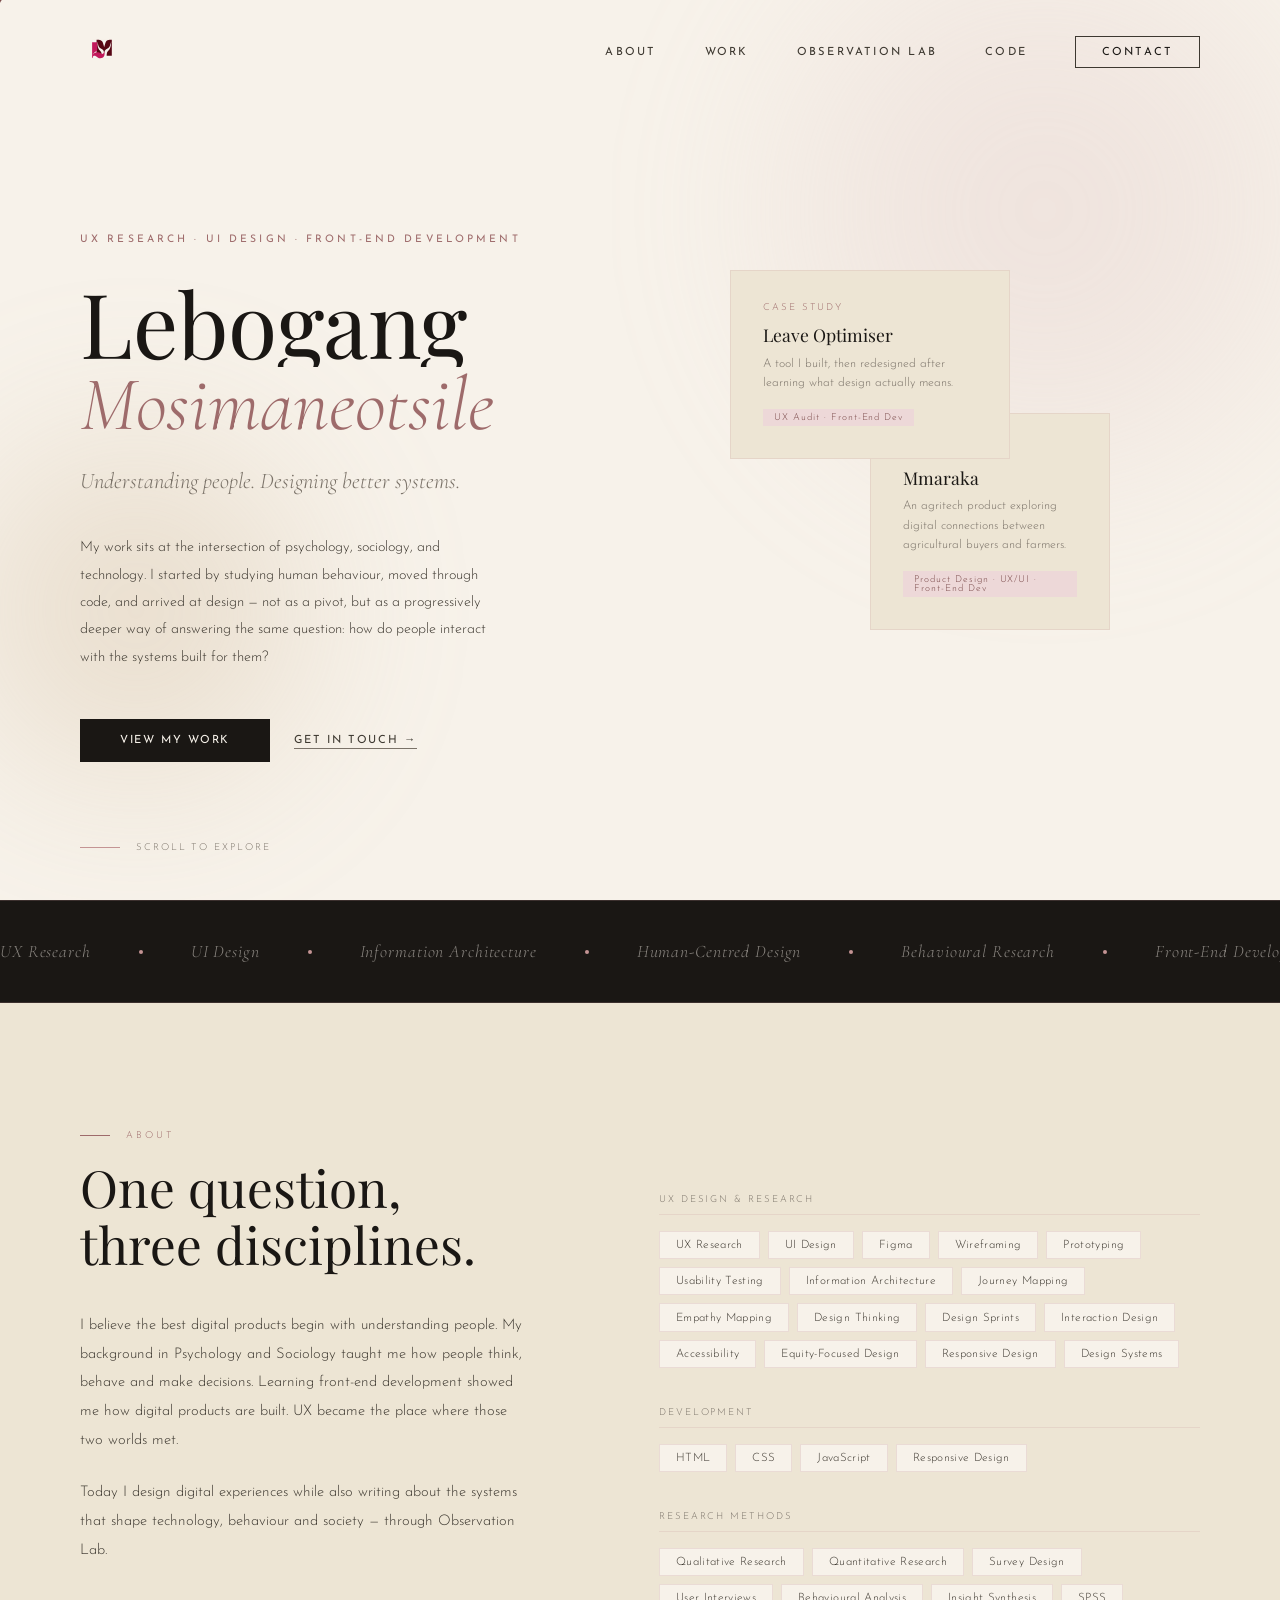
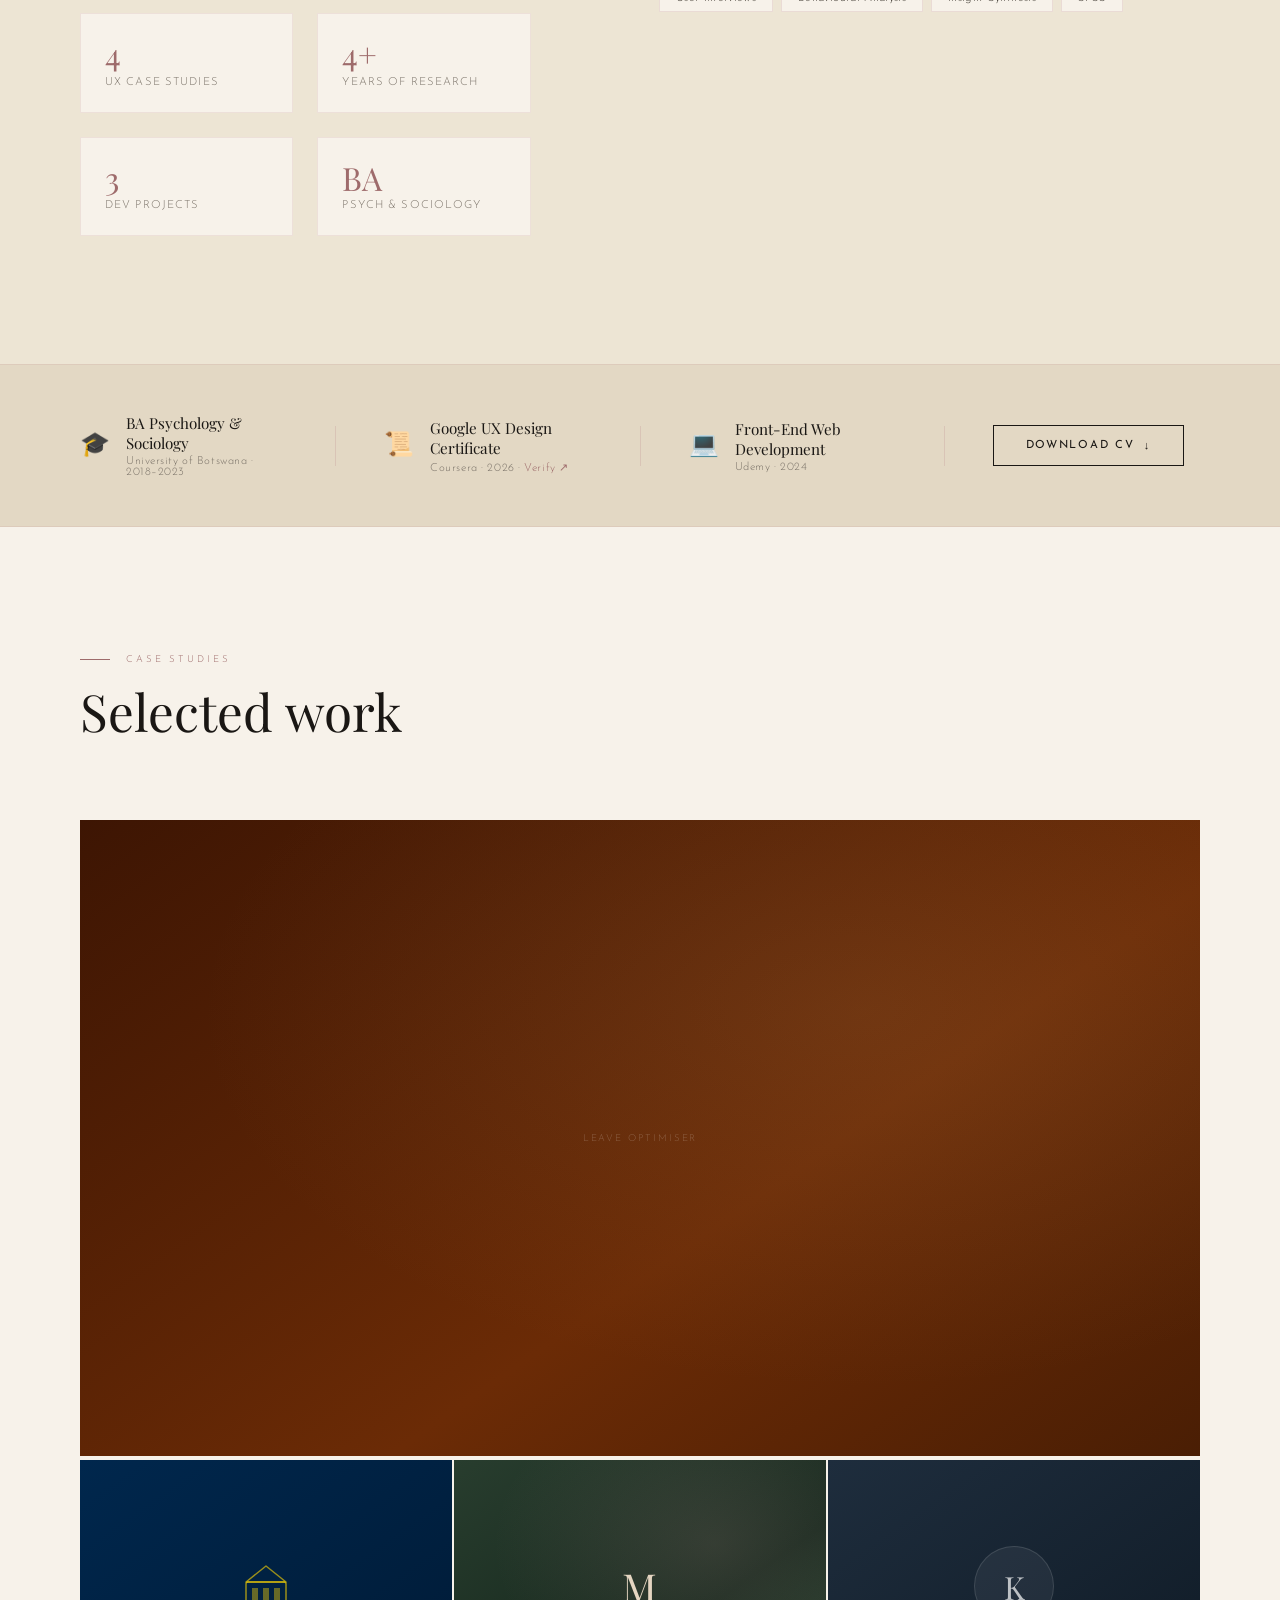
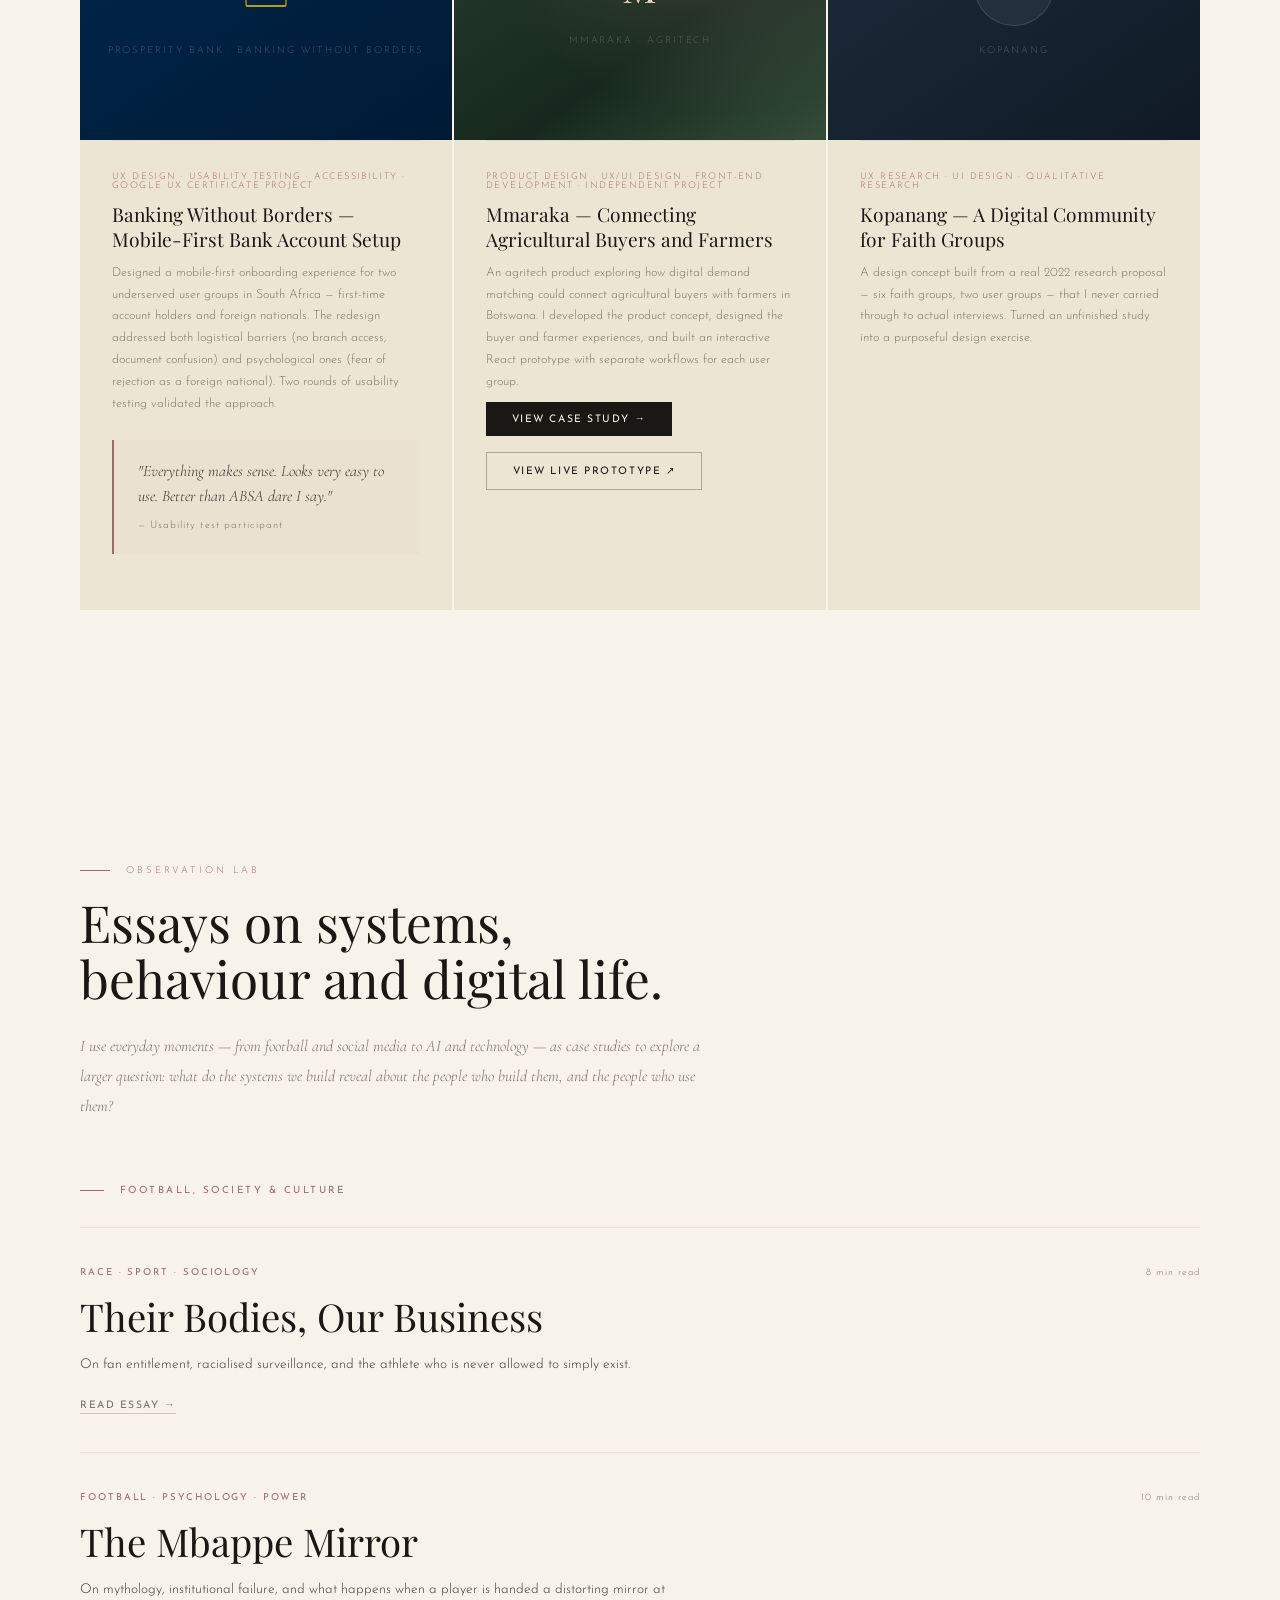
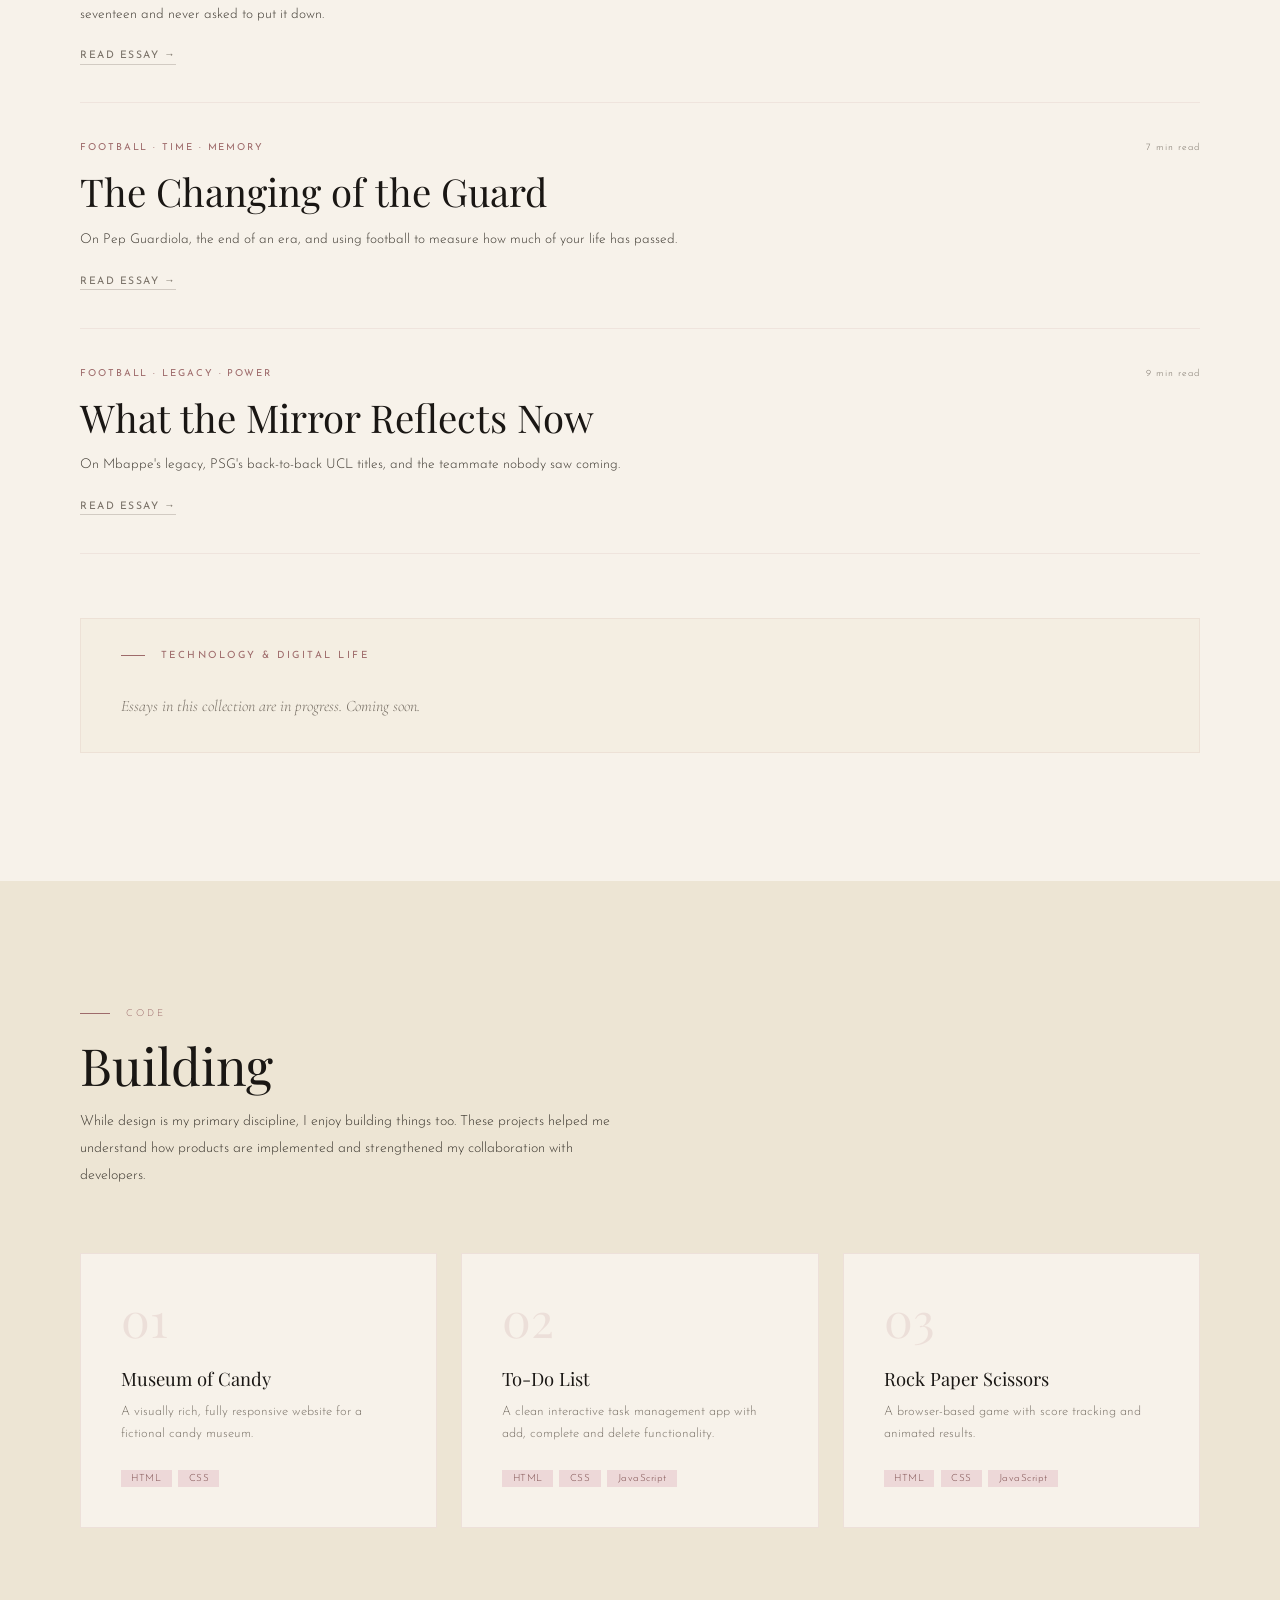
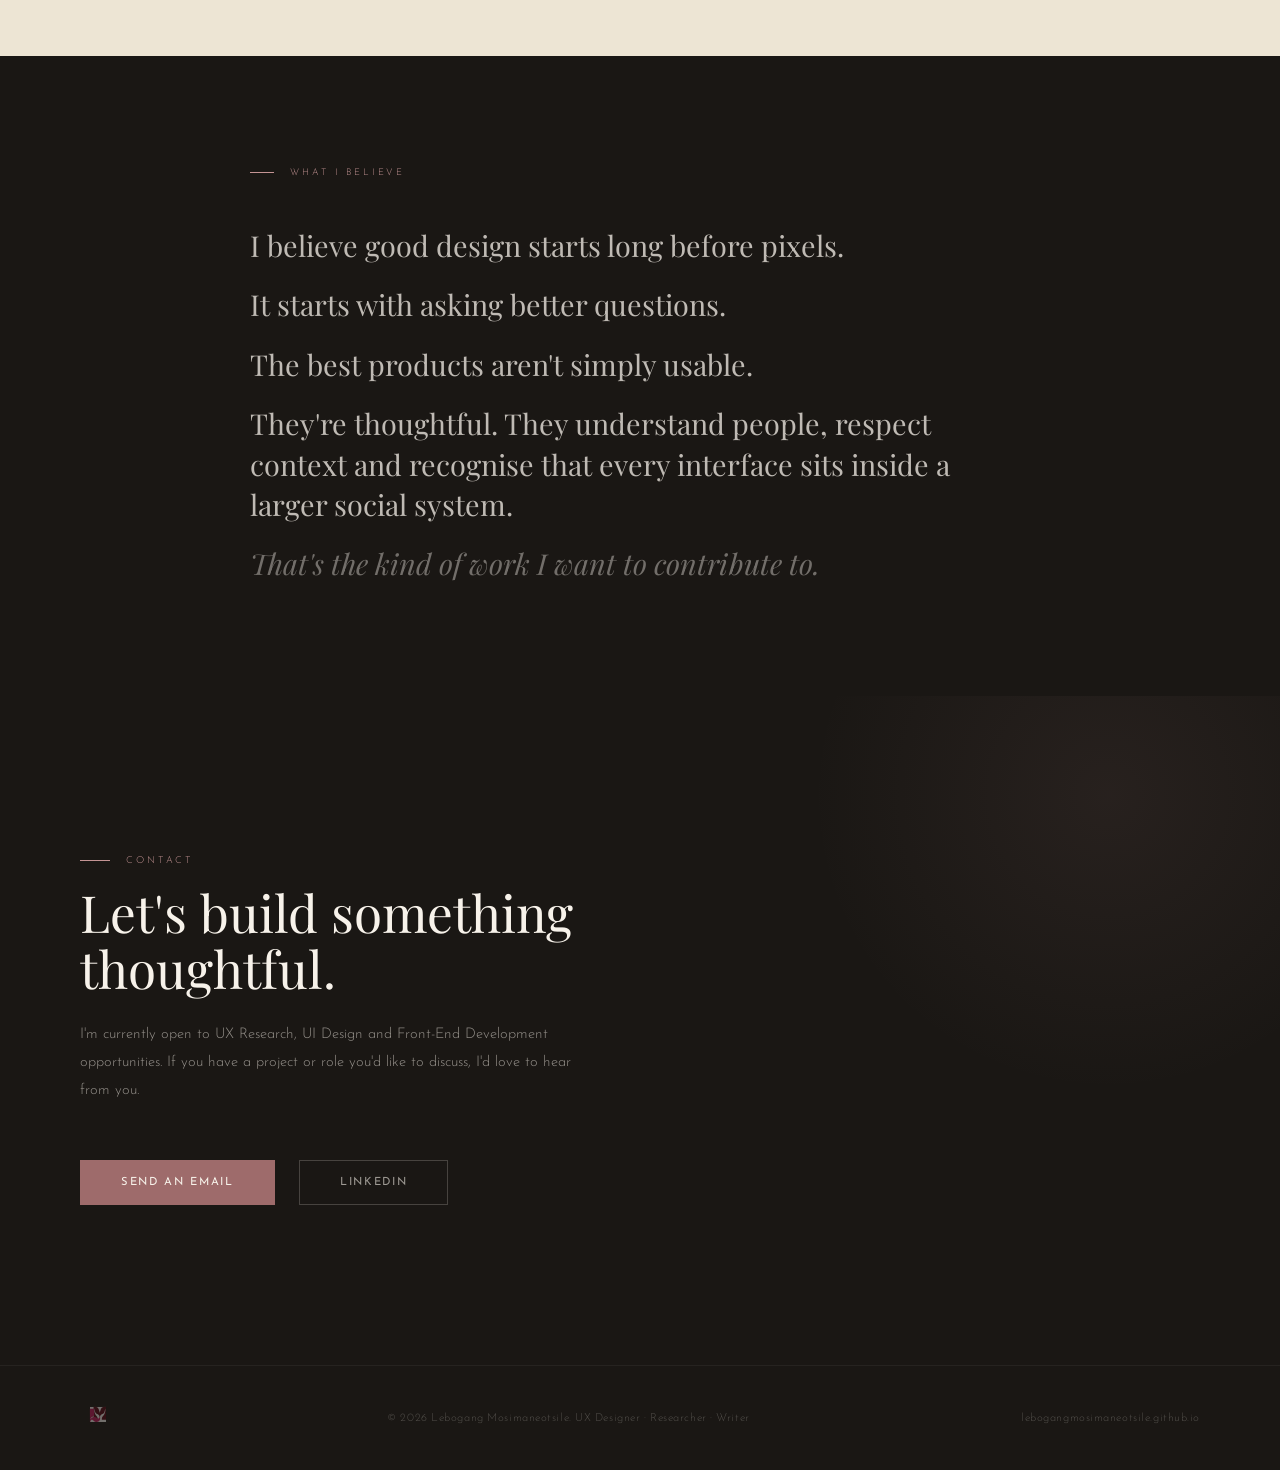
<file: index.html>
<!DOCTYPE html>
<html lang="en">
<head>
<meta charset="UTF-8">
<meta name="viewport" content="width=device-width, initial-scale=1.0">
<title>Lebogang Mosimaneotsile — UX Designer</title>
<link href="https://fonts.googleapis.com/css2?family=Playfair+Display:ital,wght@0,400;0,500;0,700;1,400;1,500&family=Cormorant+Garamond:ital,wght@0,300;0,400;1,300;1,400&family=Josefin+Sans:wght@200;300;400;500&display=swap" rel="stylesheet">
<link rel="stylesheet" href="style.css">
<style>
/* ─── LEAVE OPTIMISER CARD ─────────────────────────────── */
.case-card-visual.leave-optimiser {
  background: linear-gradient(145deg, #3D1503 0%, #6B2B06 60%, #4A1E04 100%);
  position: relative;
  overflow: hidden;
}
.case-card-visual.leave-optimiser::before {
  content: '';
  position: absolute;
  inset: 0;
  background: radial-gradient(ellipse at 70% 30%, rgba(179,138,88,0.15) 0%, transparent 60%);
  pointer-events: none;
}
.lo-mark {
  display: flex;
  align-items: center;
  justify-content: center;
  gap: 0.6rem;
  flex-wrap: wrap;
}
.lo-pill {
  background: rgba(179,138,88,0.3);
  border: 1px solid rgba(179,138,88,0.5);
  border-radius: 999px;
  padding: 0.4rem 1rem;
  font-family: 'Josefin Sans', sans-serif;
  font-size: 0.65rem;
  font-weight: 400;
  letter-spacing: 0.1em;
  color: rgba(255,232,212,0.8);
}
.lo-pill.holiday {
  background: rgba(107,43,6,0.6);
  border-color: rgba(179,138,88,0.3);
}

/* ─── MMARAKA CARD ────────────────────────────────────── */
.case-card-visual.mmaraka {
  background: linear-gradient(145deg, #283D2E 0%, #17291E 60%, #354C39 100%);
  position: relative;
  overflow: hidden;
}
.case-card-visual.mmaraka::before {
  content: '';
  position: absolute;
  inset: 0;
  background: radial-gradient(ellipse at 70% 30%, rgba(196,148,148,0.16) 0%, transparent 60%);
  pointer-events: none;
}
.mmaraka-mark {
  display: flex;
  align-items: center;
  justify-content: center;
  width: 80px;
  height: 60px;
  font-family: 'Playfair Display', Georgia, serif;
  font-size: 2.5rem;
  color: #E8DCC6;
  letter-spacing: 0.05em;
}

/* ─── OBSERVATION LAB COLLECTIONS ──────────────────────── */
.fts-collection {
  margin-top: 4rem;
}
.fts-collection-label {
  font-family: 'Josefin Sans', sans-serif;
  font-size: 0.62rem;
  font-weight: 400;
  letter-spacing: 0.25em;
  text-transform: uppercase;
  color: var(--rose-dark, #9E6B6B);
  margin-bottom: 2rem;
  display: flex;
  align-items: center;
  gap: 1rem;
}
.fts-collection-label::before {
  content: '';
  width: 24px;
  height: 1px;
  background: var(--rose-dark, #9E6B6B);
}
.fts-collection-coming {
  padding: 2rem 2.5rem;
  border: 1px solid rgba(196,148,148,0.15);
  background: rgba(237,229,212,0.4);
}
.fts-collection-coming-text {
  font-family: 'Cormorant Garamond', Georgia, serif;
  font-style: italic;
  font-size: 1rem;
  color: var(--ink-3, #7A7268);
  line-height: 1.75;
}

/* ─── EDITORIAL ESSAY CARDS ─────────────────────────────── */
.fts-editorial-list {
  display: flex;
  flex-direction: column;
}
.fts-editorial-card {
  display: block;
  text-decoration: none;
  padding: 2.5rem 0;
  border-bottom: 1px solid rgba(196,148,148,0.15);
  transition: opacity 0.3s ease;
}
.fts-editorial-card:first-child {
  border-top: 1px solid rgba(196,148,148,0.15);
}
.fts-editorial-card:hover { opacity: 0.7; }
.fts-editorial-meta {
  display: flex;
  align-items: center;
  justify-content: space-between;
  margin-bottom: 1rem;
}
.fts-editorial-tag {
  font-family: 'Josefin Sans', sans-serif;
  font-size: 0.6rem;
  font-weight: 400;
  letter-spacing: 0.2em;
  text-transform: uppercase;
  color: var(--rose-dark, #9E6B6B);
}
.fts-editorial-readtime {
  font-family: 'Josefin Sans', sans-serif;
  font-size: 0.6rem;
  font-weight: 300;
  letter-spacing: 0.1em;
  color: var(--ink-3, #7A7268);
}
.fts-editorial-title {
  font-family: 'Playfair Display', Georgia, serif;
  font-size: clamp(1.6rem, 3vw, 2.4rem);
  font-weight: 400;
  color: var(--ink, #1A1714);
  line-height: 1.2;
  margin-bottom: 0.8rem;
}
.fts-editorial-desc {
  font-family: 'Josefin Sans', sans-serif;
  font-size: 0.85rem;
  font-weight: 300;
  line-height: 1.85;
  color: var(--ink-2, #3D3830);
  max-width: 600px;
  margin-bottom: 1.2rem;
}
.fts-editorial-cta {
  font-family: 'Josefin Sans', sans-serif;
  font-size: 0.65rem;
  font-weight: 400;
  letter-spacing: 0.15em;
  text-transform: uppercase;
  color: var(--ink-3, #7A7268);
  border-bottom: 1px solid rgba(122,114,104,0.3);
  padding-bottom: 0.15rem;
}

/* ─── DEV INTRO ─────────────────────────────────────────── */
.dev-intro {
  font-family: 'Josefin Sans', sans-serif;
  font-size: 0.88rem;
  font-weight: 300;
  line-height: 1.9;
  color: var(--ink-2, #3D3830);
  max-width: 560px;
  margin-bottom: 3rem;
}

/* ─── PHILOSOPHY ─────────────────────────────────────────── */
.philosophy {
  padding: 7rem 5rem;
  background: var(--ink, #1A1714);
}
.philosophy-inner {
  max-width: 780px;
  margin: 0 auto;
}
.philosophy .section-label {
  color: var(--rose-solid, #C49494);
  margin-bottom: 3rem;
  display: flex;
  align-items: center;
  gap: 1rem;
  font-size: 0.58rem;
  letter-spacing: 0.3em;
  text-transform: uppercase;
  font-family: 'Josefin Sans', sans-serif;
  font-weight: 300;
}
.philosophy .section-label::before {
  content: '';
  width: 24px;
  height: 1px;
  background: var(--rose-solid, #C49494);
}
.philosophy-body {
  display: flex;
  flex-direction: column;
  gap: 1.2rem;
}
.philosophy-line {
  font-family: 'Playfair Display', Georgia, serif;
  font-size: clamp(1.2rem, 2.5vw, 1.8rem);
  font-weight: 400;
  color: rgba(247,242,234,0.75);
  line-height: 1.4;
}
.philosophy-line:last-child {
  color: rgba(247,242,234,0.4);
  font-style: italic;
}
@media (max-width: 900px) {
  .philosophy { padding: 5rem 2rem; }
}
</style>
</head>
<body>

<!-- CURSOR -->
<div class="cursor-dot" id="cursorDot"></div>
<div class="cursor-ring" id="cursorRing"></div>

<!-- NAV -->
<nav id="nav">
  <a href="#" class="nav-logo">
    <img src="logo.svg" alt="LM">
  </a>
  <ul class="nav-links">
    <li><a href="#about">About</a></li>
    <li><a href="#work">Work</a></li>
    <li><a href="#observation-lab">Observation Lab</a></li>
    <li><a href="#dev">Code</a></li>
    <li><a href="#contact" class="nav-cta">Contact</a></li>
  </ul>
</nav>

<!-- HERO -->
<section class="hero" id="home">
  <div class="hero-bg">
    <div class="hero-bg-blob hero-bg-blob-1"></div>
    <div class="hero-bg-blob hero-bg-blob-2"></div>
  </div>
  <div class="hero-left">
    <p class="hero-eyebrow"><span>UX Research · UI Design · Front-End Development</span></p>
    <h1 class="hero-name">
      <span class="hero-name-line"><span>Lebogang</span></span>
      <span class="hero-name-line"><span>Mosimaneotsile</span></span>
    </h1>
    <p class="hero-title">Understanding people. Designing better systems.</p>
    <p class="hero-bio">My work sits at the intersection of psychology, sociology, and technology. I started by studying human behaviour, moved through code, and arrived at design — not as a pivot, but as a progressively deeper way of answering the same question: how do people interact with the systems built for them?</p>
    <div class="hero-actions">
      <a href="#work" class="btn-primary"><span>View My Work</span></a>
      <a href="#contact" class="btn-ghost">Get In Touch →</a>
    </div>
  </div>
  <div class="hero-right">
    <div class="hero-visual">
      <div class="hero-card hero-card-1" style="position: relative; z-index: 2;">
        <p class="hero-card-label">Case Study</p>
        <h3 class="hero-card-title">Leave Optimiser</h3>
        <p class="hero-card-sub">A tool I built, then redesigned after learning what design actually means.</p>
        <span class="hero-card-tag">UX Audit · Front-End Dev</span>
      </div>
      <div class="hero-line"></div>
      <div class="hero-card hero-card-2">
        <p class="hero-card-label">Case Study</p>
        <h3 class="hero-card-title">Mmaraka</h3>
        <p class="hero-card-sub">An agritech product exploring digital connections between agricultural buyers and farmers.</p>
        <span class="hero-card-tag">Product Design · UX/UI · Front-End Dev</span>
      </div>
    </div>
  </div>
  <div class="hero-scroll">
    <div class="hero-scroll-line"></div>
    <span>Scroll to explore</span>
  </div>
</section>

<!-- MARQUEE -->
<div class="marquee-section">
  <div class="marquee-track">
    <div class="marquee-item">
      <span class="marquee-text">UX Research</span><span class="marquee-dot"></span>
      <span class="marquee-text">UI Design</span><span class="marquee-dot"></span>
      <span class="marquee-text">Information Architecture</span><span class="marquee-dot"></span>
      <span class="marquee-text">Human-Centred Design</span><span class="marquee-dot"></span>
      <span class="marquee-text">Behavioural Research</span><span class="marquee-dot"></span>
      <span class="marquee-text">Front-End Development</span><span class="marquee-dot"></span>
      <span class="marquee-text">Figma</span><span class="marquee-dot"></span>
      <span class="marquee-text">Usability Testing</span><span class="marquee-dot"></span>
    </div>
    <div class="marquee-item" aria-hidden="true">
      <span class="marquee-text">UX Research</span><span class="marquee-dot"></span>
      <span class="marquee-text">UI Design</span><span class="marquee-dot"></span>
      <span class="marquee-text">Information Architecture</span><span class="marquee-dot"></span>
      <span class="marquee-text">Human-Centred Design</span><span class="marquee-dot"></span>
      <span class="marquee-text">Behavioural Research</span><span class="marquee-dot"></span>
      <span class="marquee-text">Front-End Development</span><span class="marquee-dot"></span>
      <span class="marquee-text">Figma</span><span class="marquee-dot"></span>
      <span class="marquee-text">Usability Testing</span><span class="marquee-dot"></span>
    </div>
  </div>
</div>

<!-- ABOUT -->
<section class="about" id="about">
  <div class="about-inner">
    <div class="about-left">
      <p class="section-label reveal">About</p>
      <h2 class="section-heading reveal reveal-delay-1">One question, three disciplines.</h2>
      <div class="about-text">
        <p class="reveal reveal-delay-2">I believe the best digital products begin with understanding people. My background in Psychology and Sociology taught me how people think, behave and make decisions. Learning front-end development showed me how digital products are built. UX became the place where those two worlds met.</p>
        <p class="reveal reveal-delay-3">Today I design digital experiences while also writing about the systems that shape technology, behaviour and society — through Observation Lab.</p>
      </div>
      <div class="about-stats reveal">
        <div class="stat-item">
          <p class="stat-number">4</p>
          <p class="stat-label">UX Case Studies</p>
        </div>
        <div class="stat-item">
          <p class="stat-number">4+</p>
          <p class="stat-label">Years of Research</p>
        </div>
        <div class="stat-item">
          <p class="stat-number">3</p>
          <p class="stat-label">Dev Projects</p>
        </div>
        <div class="stat-item">
          <p class="stat-number">BA</p>
          <p class="stat-label">Psych & Sociology</p>
        </div>
      </div>
    </div>
    <div class="about-right">
      <div class="skills-group reveal">
        <p class="skills-group-label">UX Design & Research</p>
        <div class="skills-tags">
          <span class="skill-tag">UX Research</span>
          <span class="skill-tag">UI Design</span>
          <span class="skill-tag">Figma</span>
          <span class="skill-tag">Wireframing</span>
          <span class="skill-tag">Prototyping</span>
          <span class="skill-tag">Usability Testing</span>
          <span class="skill-tag">Information Architecture</span>
          <span class="skill-tag">Journey Mapping</span>
          <span class="skill-tag">Empathy Mapping</span>
          <span class="skill-tag">Design Thinking</span>
          <span class="skill-tag">Design Sprints</span>
          <span class="skill-tag">Interaction Design</span>
          <span class="skill-tag">Accessibility</span>
          <span class="skill-tag">Equity-Focused Design</span>
          <span class="skill-tag">Responsive Design</span>
          <span class="skill-tag">Design Systems</span>
        </div>
      </div>
      <div class="skills-group reveal reveal-delay-1">
        <p class="skills-group-label">Development</p>
        <div class="skills-tags">
          <span class="skill-tag">HTML</span>
          <span class="skill-tag">CSS</span>
          <span class="skill-tag">JavaScript</span>
          <span class="skill-tag">Responsive Design</span>
        </div>
      </div>
      <div class="skills-group reveal reveal-delay-2">
        <p class="skills-group-label">Research Methods</p>
        <div class="skills-tags">
          <span class="skill-tag">Qualitative Research</span>
          <span class="skill-tag">Quantitative Research</span>
          <span class="skill-tag">Survey Design</span>
          <span class="skill-tag">User Interviews</span>
          <span class="skill-tag">Behavioural Analysis</span>
          <span class="skill-tag">Insight Synthesis</span>
          <span class="skill-tag">SPSS</span>
        </div>
      </div>
    </div>
  </div>
</section>

<!-- CREDENTIALS STRIP -->
<div class="credentials-strip">
  <div class="credentials-inner">
    <div class="credential-item reveal">
      <p class="credential-icon">🎓</p>
      <div>
        <p class="credential-title">BA Psychology & Sociology</p>
        <p class="credential-sub">University of Botswana · 2018–2023</p>
      </div>
    </div>
    <div class="credential-divider"></div>
    <div class="credential-item reveal reveal-delay-1">
      <p class="credential-icon">📜</p>
      <div>
        <p class="credential-title">Google UX Design Certificate</p>
        <p class="credential-sub">Coursera · 2026 · <a href="https://www.credly.com/badges/1f1ebb6d-6787-40e0-91f5-f6eee27c3ba9/linked_in_profile" target="_blank" class="credential-link">Verify ↗</a></p>
      </div>
    </div>
    <div class="credential-divider"></div>
    <div class="credential-item reveal reveal-delay-2">
      <p class="credential-icon">💻</p>
      <div>
        <p class="credential-title">Front-End Web Development</p>
        <p class="credential-sub">Udemy · 2024</p>
      </div>
    </div>
    <div class="credential-divider"></div>
    <div class="credential-item reveal reveal-delay-3">
      <a href="Lebogang_Mosimaneotsile_Master_CV.pdf" download class="cv-download-btn">
        <span>Download CV</span>
        <span class="cv-arrow">↓</span>
      </a>
    </div>
  </div>
</div>

<!-- WORK -->
<section class="work" id="work">
  <div class="work-header">
    <div>
      <p class="section-label reveal">Case Studies</p>
      <h2 class="section-heading reveal reveal-delay-1">Selected work</h2>
    </div>
  </div>
  <div class="work-grid">

    <!-- Leave Optimiser — FEATURED FULL WIDTH -->
    <div class="case-card case-card-featured reveal">
      <div class="case-card-visual leave-optimiser">
        <div class="case-card-visual-inner">
          <span class="case-card-visual-label">Leave Optimiser</span>
        </div>
        <div class="case-card-overlay">
          <div class="featured-overlay-actions">
            <a href="leave-optimiser.html" class="case-card-overlay-text">View Case Study →</a>
            <a href="https://leave-optimiser.vercel.app" target="_blank" rel="noopener noreferrer" class="case-card-overlay-text overlay-secondary">View Live Tool ↗</a>
          </div>
        </div>
      </div>
      <div class="case-card-body">
        <p class="case-card-tag">UX Audit · UI Design · Front-End Development · Personal Project</p>
        <h3 class="case-card-title">Leave Optimiser</h3>
        <p class="case-card-desc">A leave day optimisation tool I coded, then came back to with UX training and redesigned from scratch. Built for South Africa and Botswana.</p>
        <div class="case-card-actions">
          <a href="leave-optimiser.html" class="case-card-btn">View Case Study →</a>
          <a href="https://leave-optimiser.vercel.app" target="_blank" rel="noopener noreferrer" class="case-card-btn case-card-btn-ghost">View Live Tool ↗</a>
        </div>
      </div>
    </div>

    <!-- Banking Without Borders -->
    <a href="banking-without-borders.html" class="case-card reveal reveal-delay-1">
      <div class="case-card-visual banking">
        <div class="case-card-visual-inner">
          <div class="banking-mark">
            <svg width="48" height="48" viewBox="0 0 48 48" fill="none" xmlns="http://www.w3.org/2000/svg">
              <rect x="4" y="20" width="40" height="24" rx="2" fill="none" stroke="rgba(255,215,0,0.6)" stroke-width="1.5"/>
              <polygon points="24,4 44,20 4,20" fill="none" stroke="rgba(255,215,0,0.6)" stroke-width="1.5" stroke-linejoin="round"/>
              <rect x="10" y="26" width="6" height="12" fill="rgba(255,215,0,0.4)"/>
              <rect x="21" y="26" width="6" height="12" fill="rgba(255,215,0,0.4)"/>
              <rect x="32" y="26" width="6" height="12" fill="rgba(255,215,0,0.4)"/>
              <line x1="4" y1="44" x2="44" y2="44" stroke="rgba(255,215,0,0.6)" stroke-width="1.5"/>
            </svg>
          </div>
          <span class="case-card-visual-label">Prosperity Bank · Banking Without Borders</span>
        </div>
        <div class="case-card-overlay">
          <span class="case-card-overlay-text">View Case Study →</span>
        </div>
      </div>
      <div class="case-card-body">
        <p class="case-card-tag">UX Design · Usability Testing · Accessibility · Google UX Certificate Project</p>
        <h3 class="case-card-title">Banking Without Borders — Mobile-First Bank Account Setup</h3>
        <p class="case-card-desc">Designed a mobile-first onboarding experience for two underserved user groups in South Africa — first-time account holders and foreign nationals. The redesign addressed both logistical barriers (no branch access, document confusion) and psychological ones (fear of rejection as a foreign national). Two rounds of usability testing validated the approach.</p>
        <blockquote class="case-card-quote">"Everything makes sense. Looks very easy to use. Better than ABSA dare I say."<cite>— Usability test participant</cite></blockquote>
      </div>
    </a>

    <!-- Mmaraka -->
    <div class="case-card reveal reveal-delay-1">
      <div class="case-card-visual mmaraka">
        <div class="case-card-visual-inner">
          <div class="mmaraka-mark">M</div>
          <span class="case-card-visual-label">Mmaraka · Agritech</span>
        </div>
        <div class="case-card-overlay">
          <a href="Mmaraka Case Study/mmaraka.html" class="case-card-overlay-text">View Case Study →</a>
        </div>
      </div>
      <div class="case-card-body">
        <p class="case-card-tag">Product Design · UX/UI Design · Front-End Development · Independent Project</p>
        <h3 class="case-card-title">Mmaraka — Connecting Agricultural Buyers and Farmers</h3>
        <p class="case-card-desc">An agritech product exploring how digital demand matching could connect agricultural buyers with farmers in Botswana. I developed the product concept, designed the buyer and farmer experiences, and built an interactive React prototype with separate workflows for each user group.</p>
        <div class="case-card-actions">
          <a href="Mmaraka Case Study/mmaraka.html" class="case-card-btn">View Case Study →</a>
          <a href="https://mmaraka-prototype-v1-2.vercel.app" target="_blank" rel="noopener noreferrer" class="case-card-btn case-card-btn-ghost">View Live Prototype ↗</a>
        </div>
      </div>
    </div>

    <!-- Kopanang -->
    <a href="kopanang.html" class="case-card reveal reveal-delay-2">
      <div class="case-card-visual kopanang">
        <div class="case-card-visual-inner">
          <div class="case-icon kopanang-icon">K</div>
          <span class="case-card-visual-label">Kopanang</span>
        </div>
        <div class="case-card-overlay">
          <span class="case-card-overlay-text">View Case Study →</span>
        </div>
      </div>
      <div class="case-card-body">
        <p class="case-card-tag">UX Research · UI Design · Qualitative Research</p>
        <h3 class="case-card-title">Kopanang — A Digital Community for Faith Groups</h3>
        <p class="case-card-desc">A design concept built from a real 2022 research proposal — six faith groups, two user groups — that I never carried through to actual interviews. Turned an unfinished study into a purposeful design exercise.</p>
      </div>
    </a>

  </div>
</section>

<!-- OBSERVATION LAB -->
<section class="fts" id="observation-lab">
  <div class="fts-inner">
    <div class="fts-header">
      <p class="section-label reveal">Observation Lab</p>
      <h2 class="section-heading reveal reveal-delay-1">Essays on systems, behaviour and digital life.</h2>
      <p class="fts-intro reveal reveal-delay-2">I use everyday moments — from football and social media to AI and technology — as case studies to explore a larger question: what do the systems we build reveal about the people who build them, and the people who use them?</p>
    </div>

    <div class="fts-collection reveal">
      <p class="fts-collection-label">Football, Society &amp; Culture</p>
      <div class="fts-editorial-list">

        <a href="their_bodies_our_business_final.html" target="_blank" class="fts-editorial-card reveal">
          <div class="fts-editorial-meta">
            <span class="fts-editorial-tag">Race · Sport · Sociology</span>
            <span class="fts-editorial-readtime">8 min read</span>
          </div>
          <h3 class="fts-editorial-title">Their Bodies, Our Business</h3>
          <p class="fts-editorial-desc">On fan entitlement, racialised surveillance, and the athlete who is never allowed to simply exist.</p>
          <span class="fts-editorial-cta">Read Essay →</span>
        </a>

        <a href="the_mbappe_mirror.html" target="_blank" class="fts-editorial-card reveal reveal-delay-1">
          <div class="fts-editorial-meta">
            <span class="fts-editorial-tag">Football · Psychology · Power</span>
            <span class="fts-editorial-readtime">10 min read</span>
          </div>
          <h3 class="fts-editorial-title">The Mbappe Mirror</h3>
          <p class="fts-editorial-desc">On mythology, institutional failure, and what happens when a player is handed a distorting mirror at seventeen and never asked to put it down.</p>
          <span class="fts-editorial-cta">Read Essay →</span>
        </a>

        <a href="the_changing_of_the_guard.html" target="_blank" class="fts-editorial-card reveal reveal-delay-2">
          <div class="fts-editorial-meta">
            <span class="fts-editorial-tag">Football · Time · Memory</span>
            <span class="fts-editorial-readtime">7 min read</span>
          </div>
          <h3 class="fts-editorial-title">The Changing of the Guard</h3>
          <p class="fts-editorial-desc">On Pep Guardiola, the end of an era, and using football to measure how much of your life has passed.</p>
          <span class="fts-editorial-cta">Read Essay →</span>
        </a>

        <a href="what_the_mirror_reflects_now.html" target="_blank" class="fts-editorial-card reveal reveal-delay-3">
          <div class="fts-editorial-meta">
            <span class="fts-editorial-tag">Football · Legacy · Power</span>
            <span class="fts-editorial-readtime">9 min read</span>
          </div>
          <h3 class="fts-editorial-title">What the Mirror Reflects Now</h3>
          <p class="fts-editorial-desc">On Mbappe's legacy, PSG's back-to-back UCL titles, and the teammate nobody saw coming.</p>
          <span class="fts-editorial-cta">Read Essay →</span>
        </a>

      </div>
    </div>

    <div class="fts-collection fts-collection-coming reveal">
      <p class="fts-collection-label">Technology &amp; Digital Life</p>
      <p class="fts-collection-coming-text">Essays in this collection are in progress. Coming soon.</p>
    </div>

  </div>
</section>

<!-- DEV PROJECTS -->
<section class="dev" id="dev">
  <p class="section-label reveal">Code</p>
  <h2 class="section-heading reveal reveal-delay-1">Building</h2>
  <p class="dev-intro reveal reveal-delay-2">While design is my primary discipline, I enjoy building things too. These projects helped me understand how products are implemented and strengthened my collaboration with developers.</p>
  <div class="dev-grid">
    <a href="https://lebogangmosimaneotsile.github.io/Museum-of-Candy-Project-website/" target="_blank" rel="noopener noreferrer" class="dev-card reveal">
      <p class="dev-num">01</p>
      <h3 class="dev-title">Museum of Candy</h3>
      <p class="dev-desc">A visually rich, fully responsive website for a fictional candy museum.</p>
      <div class="dev-stack">
        <span class="stack-tag">HTML</span>
        <span class="stack-tag">CSS</span>
      </div>
    </a>
    <a href="https://lebogangmosimaneotsile.github.io/To-do-list/" target="_blank" rel="noopener noreferrer" class="dev-card reveal reveal-delay-1">
      <p class="dev-num">02</p>
      <h3 class="dev-title">To-Do List</h3>
      <p class="dev-desc">A clean interactive task management app with add, complete and delete functionality.</p>
      <div class="dev-stack">
        <span class="stack-tag">HTML</span>
        <span class="stack-tag">CSS</span>
        <span class="stack-tag">JavaScript</span>
      </div>
    </a>
    <a href="https://lebogangmosimaneotsile.github.io/Rock-Paper-Scissors-game/" target="_blank" rel="noopener noreferrer" class="dev-card reveal reveal-delay-2">
      <p class="dev-num">03</p>
      <h3 class="dev-title">Rock Paper Scissors</h3>
      <p class="dev-desc">A browser-based game with score tracking and animated results.</p>
      <div class="dev-stack">
        <span class="stack-tag">HTML</span>
        <span class="stack-tag">CSS</span>
        <span class="stack-tag">JavaScript</span>
      </div>
    </a>
  </div>
</section>

<!-- PHILOSOPHY -->
<section class="philosophy" id="philosophy">
  <div class="philosophy-inner reveal">
    <p class="section-label">What I believe</p>
    <div class="philosophy-body">
      <p class="philosophy-line">I believe good design starts long before pixels.</p>
      <p class="philosophy-line">It starts with asking better questions.</p>
      <p class="philosophy-line">The best products aren't simply usable.</p>
      <p class="philosophy-line">They're thoughtful. They understand people, respect context and recognise that every interface sits inside a larger social system.</p>
      <p class="philosophy-line">That's the kind of work I want to contribute to.</p>
    </div>
  </div>
</section>

<!-- CONTACT -->
<section class="contact" id="contact">
  <div class="contact-inner">
    <p class="section-label reveal">Contact</p>
    <h2 class="section-heading reveal reveal-delay-1">Let's build something thoughtful.</h2>
    <p class="contact-text reveal reveal-delay-2">I'm currently open to UX Research, UI Design and Front-End Development opportunities. If you have a project or role you'd like to discuss, I'd love to hear from you.</p>
    <div class="contact-actions reveal reveal-delay-3">
      <a href="mailto:lebogangmosimaneotsile@gmail.com" class="contact-btn primary">Send an Email</a>
      <a href="https://www.linkedin.com/in/lebogangmosimaneotsile/" target="_blank" rel="noopener noreferrer" class="contact-btn secondary">LinkedIn</a>
    </div>
  </div>
</section>

<!-- FOOTER -->
<footer>
  <a href="#" class="footer-logo">
    <img src="logo.svg" alt="LM">
  </a>
  <p>© 2026 Lebogang Mosimaneotsile. UX Designer · Researcher · Writer</p>
  <p>lebogangmosimaneotsile.github.io</p>
</footer>

<script src="script.js"></script>
</body>
</html>
</file>
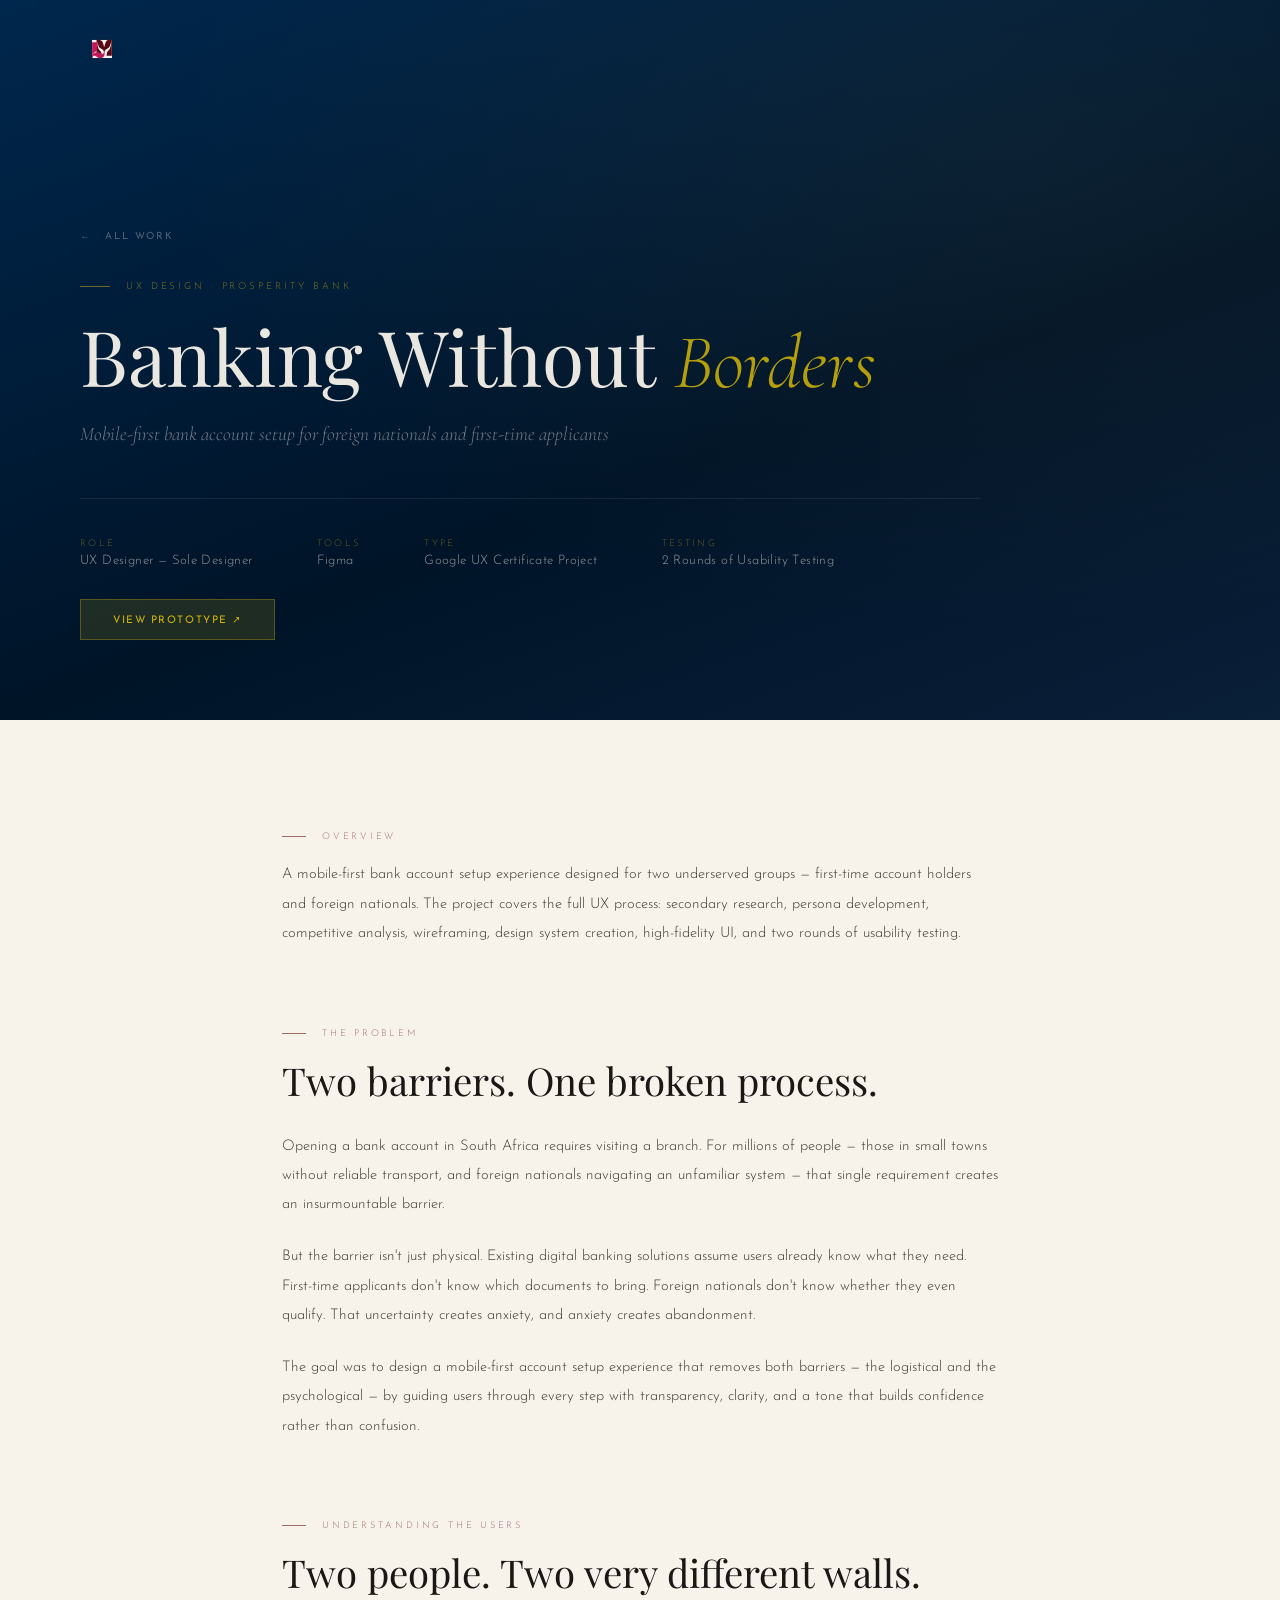
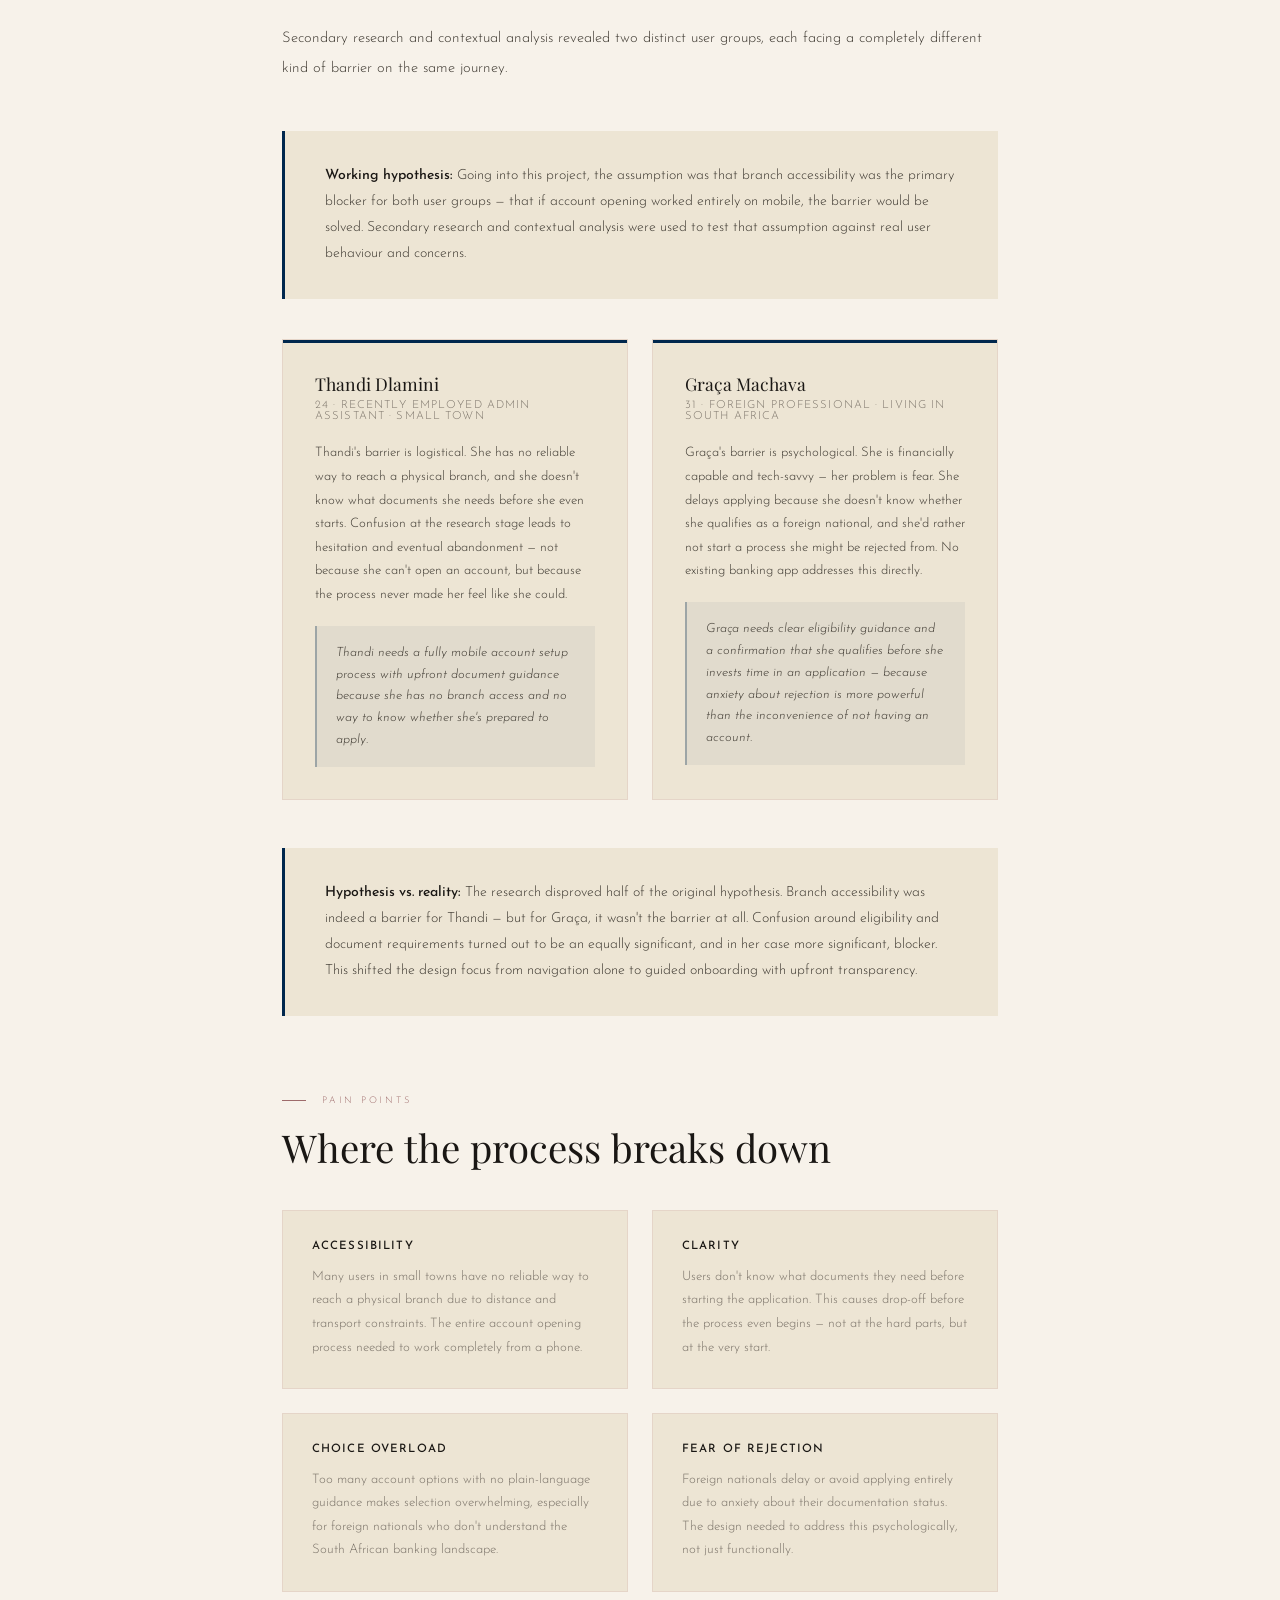
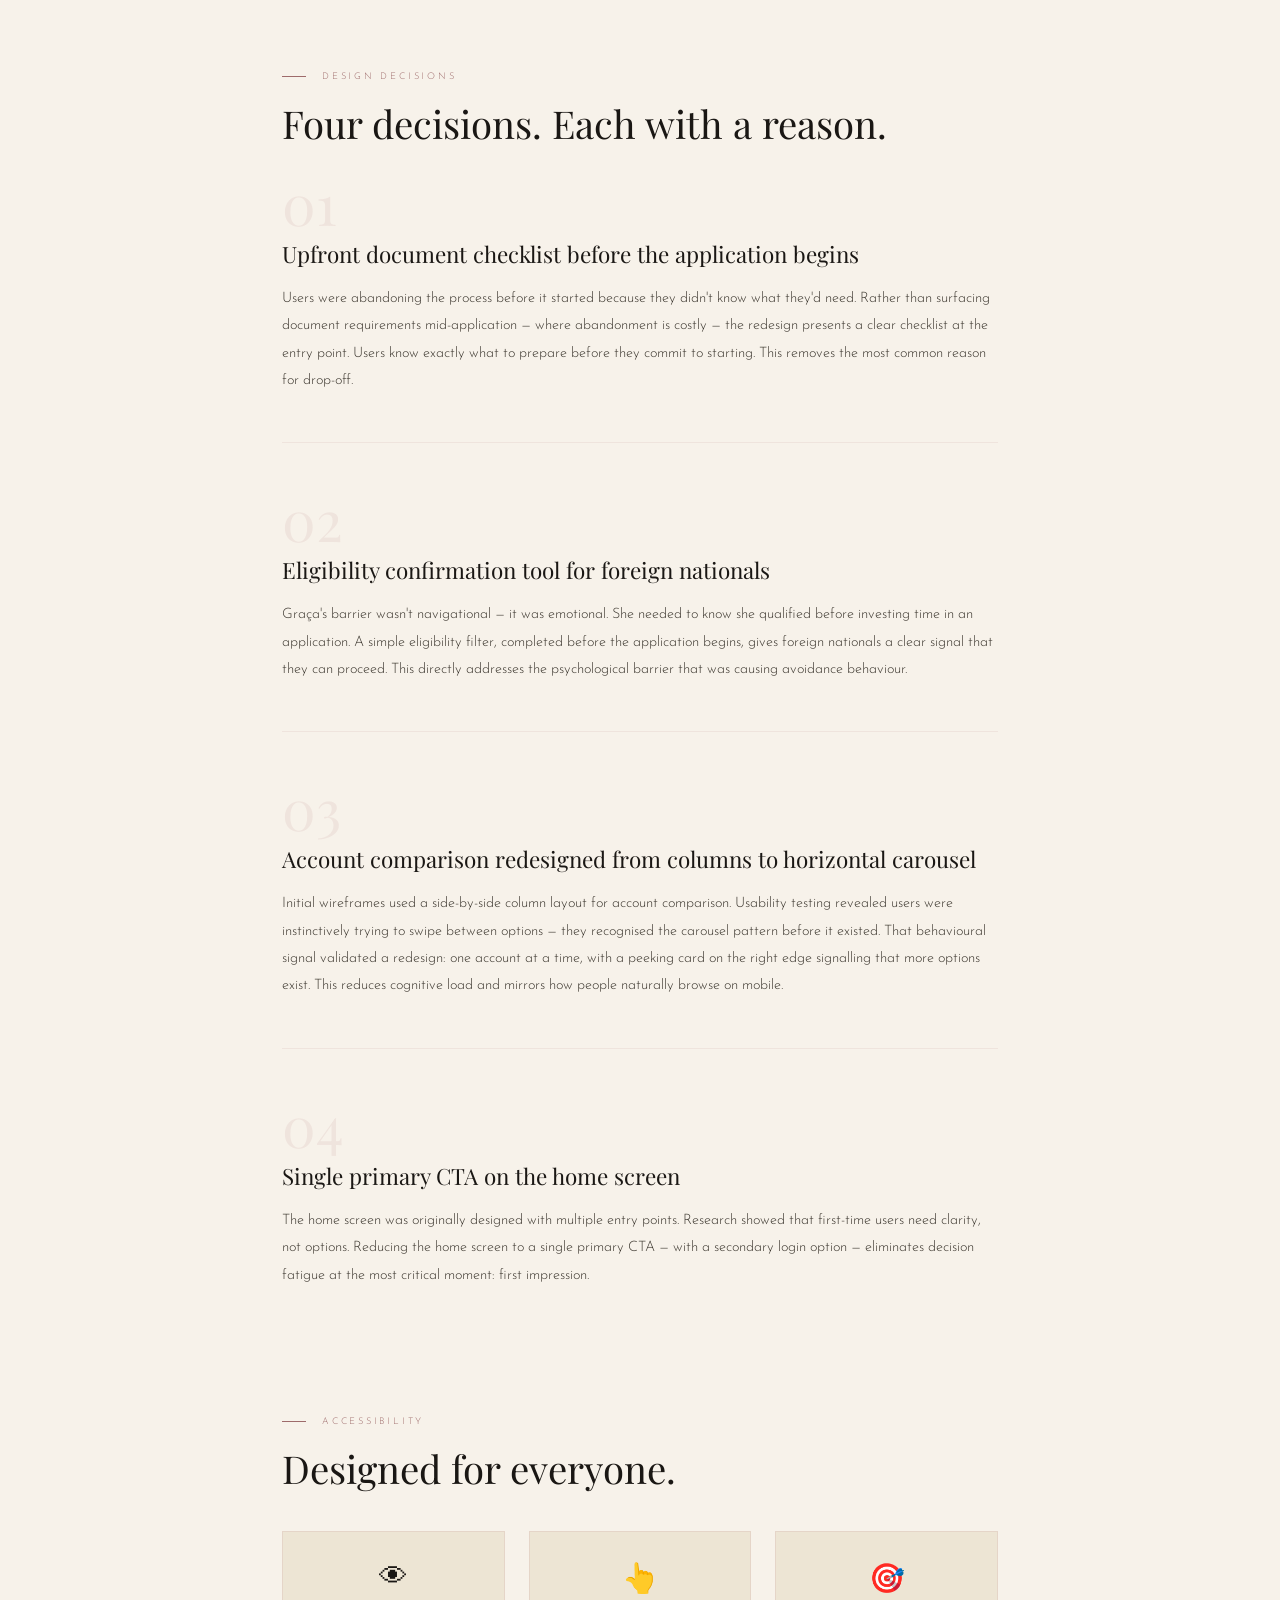
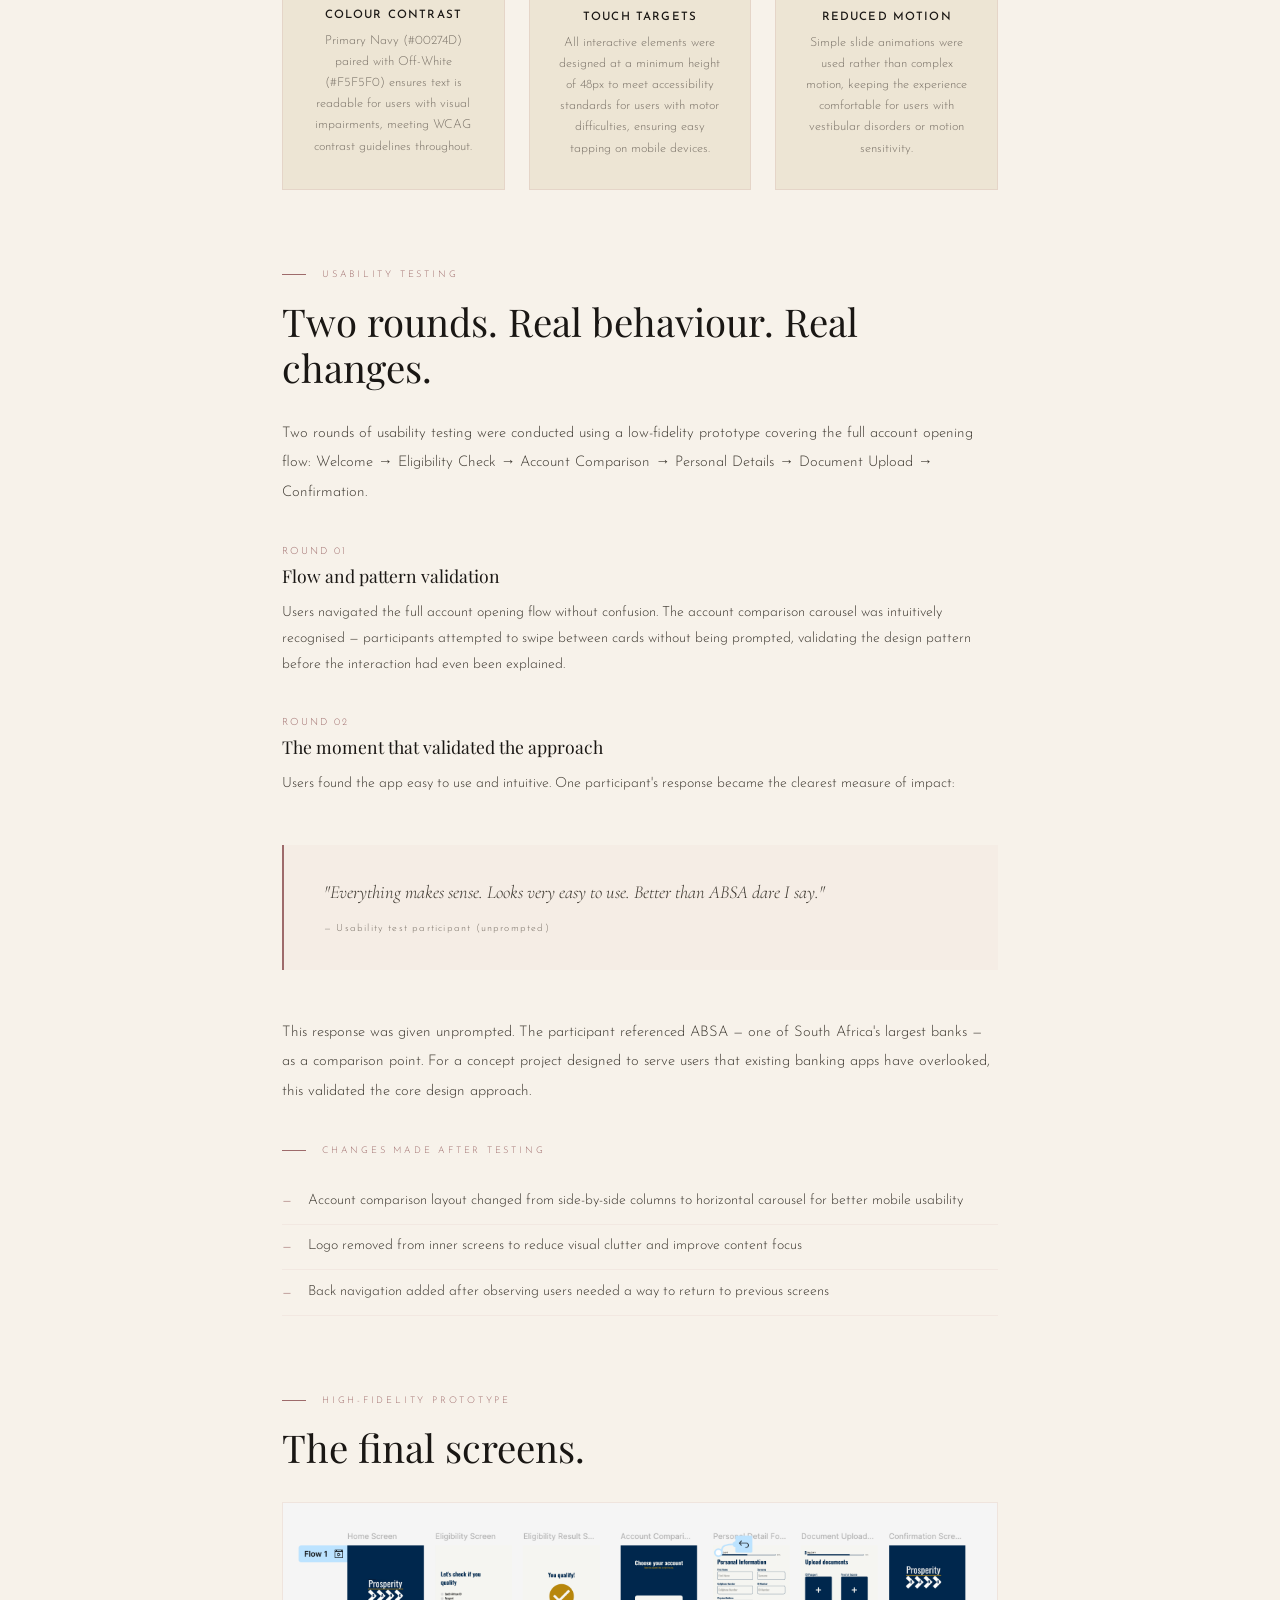
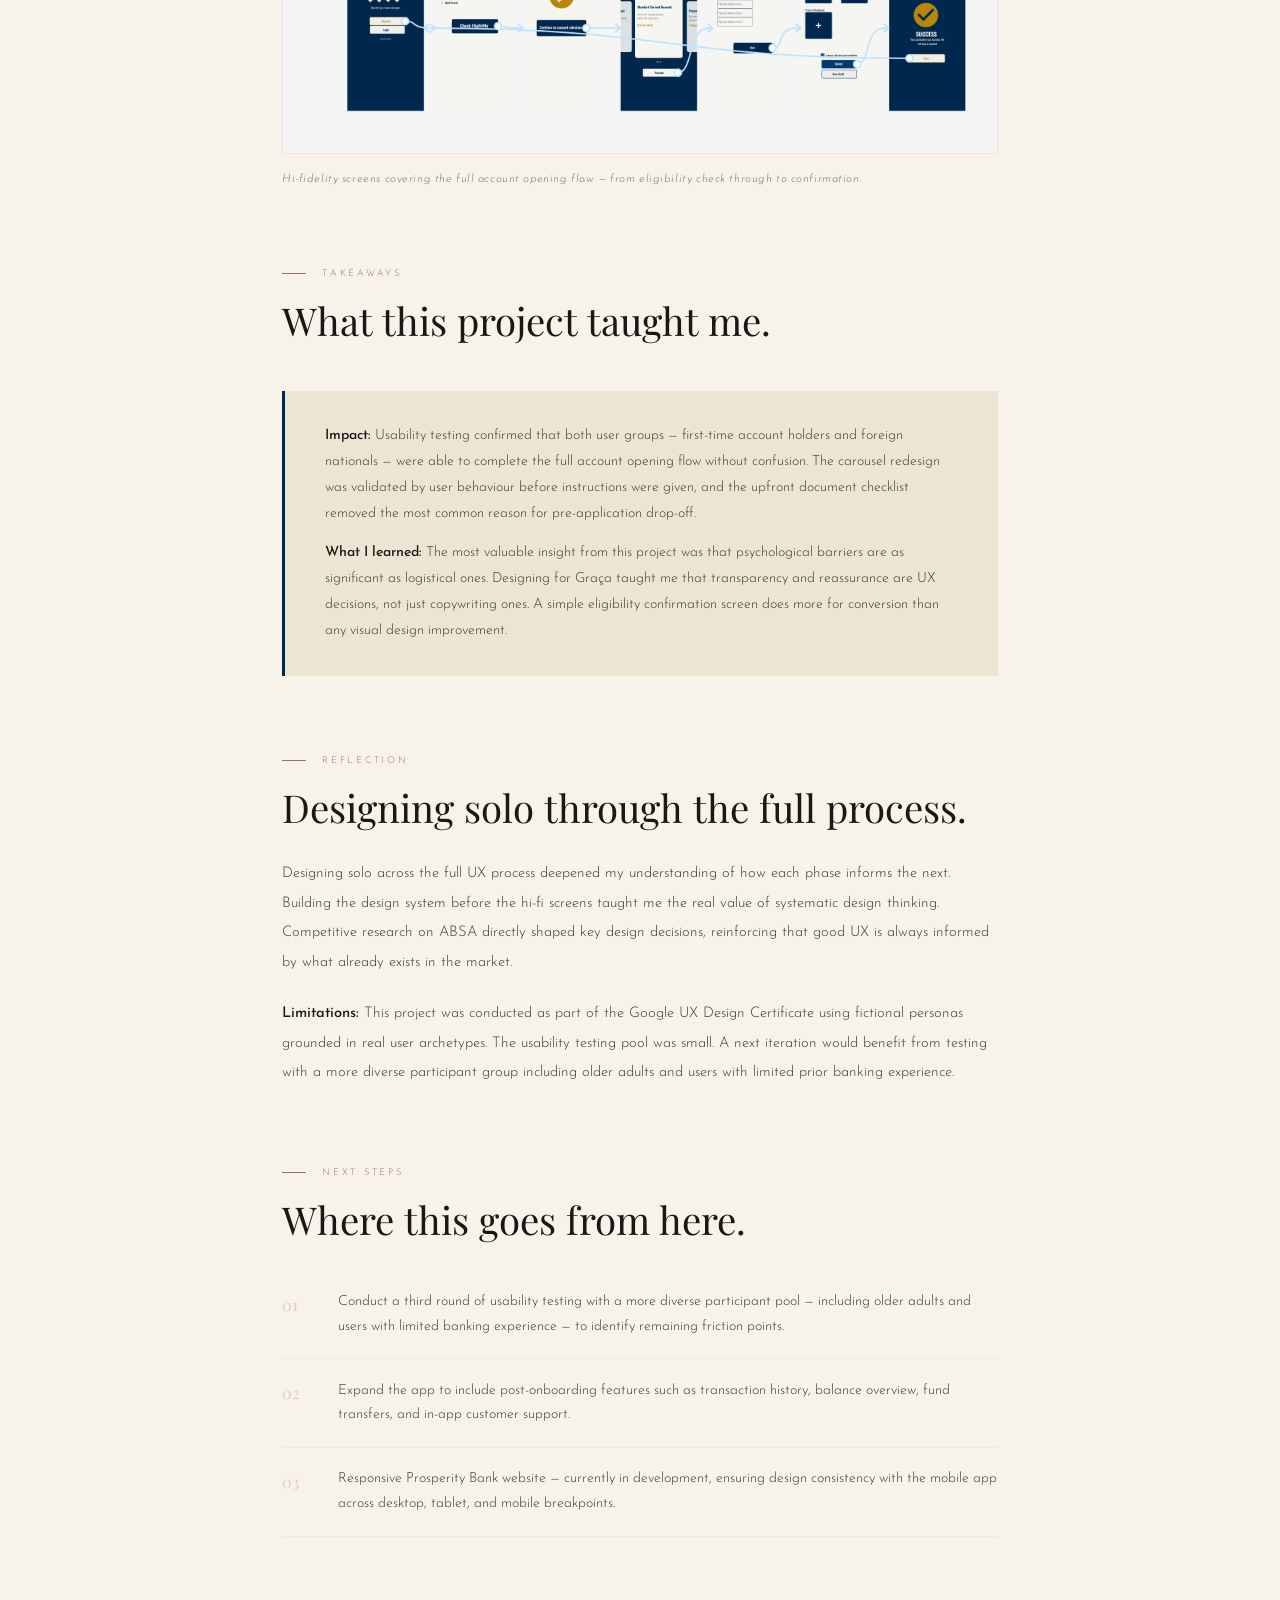
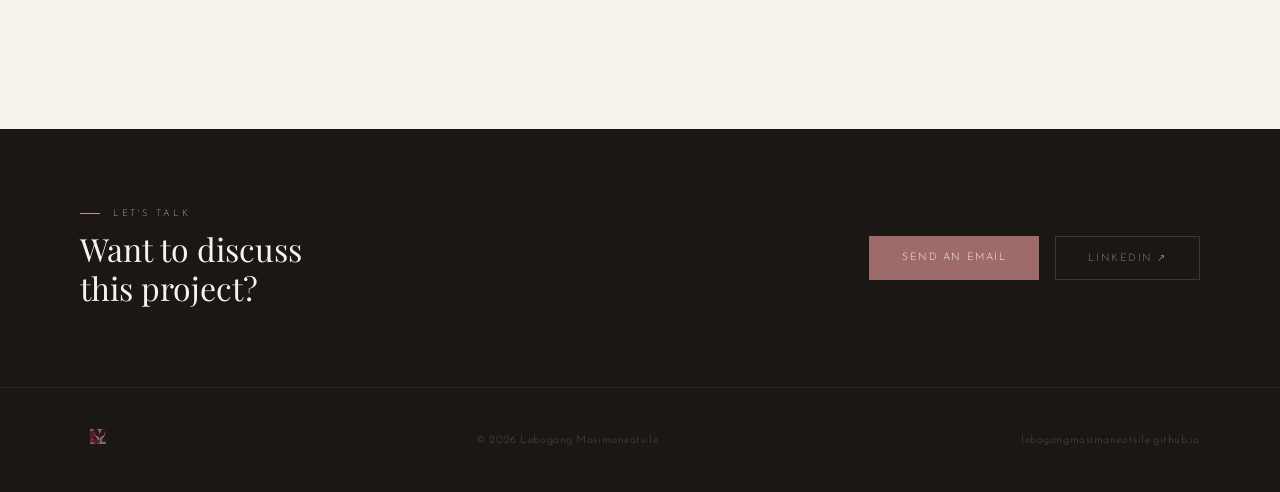
<file: banking-without-borders.html>
<!DOCTYPE html>
<html lang="en">
<head>
<meta charset="UTF-8">
<meta name="viewport" content="width=device-width, initial-scale=1.0">
<title>Banking Without Borders — Lebogang Mosimaneotsile</title>
<link href="https://fonts.googleapis.com/css2?family=Playfair+Display:ital,wght@0,400;0,500;0,700;1,400;1,500&family=Cormorant+Garamond:ital,wght@0,300;0,400;1,300;1,400&family=Josefin+Sans:wght@200;300;400;500&display=swap" rel="stylesheet">
<style>
*, *::before, *::after { margin: 0; padding: 0; box-sizing: border-box; }
:root {
  --cream: #F7F2EA;
  --cream-2: #EDE5D4;
  --cream-3: #E3D8C4;
  --ink: #1A1714;
  --ink-2: #3D3830;
  --ink-3: #7A7268;
  --rose-solid: #C49494;
  --rose-dark: #9E6B6B;
  --rose-deep: #7A4A4A;
  --rose-blush: #EDD8D8;
  --display: 'Playfair Display', Georgia, serif;
  --italic: 'Cormorant Garamond', Georgia, serif;
  --sans: 'Josefin Sans', sans-serif;
  --navy: #00274D;
}
html { scroll-behavior: smooth; }
body { background: var(--cream); color: var(--ink); font-family: var(--sans); font-weight: 300; overflow-x: hidden; }

/* NAV */
nav {
  position: fixed; top: 0; left: 0; right: 0; z-index: 100;
  display: flex; justify-content: space-between; align-items: center;
  padding: 1.8rem 5rem;
  transition: all 0.4s ease;
}
nav.scrolled {
  background: rgba(247,242,234,0.94); backdrop-filter: blur(12px);
  padding: 1.2rem 5rem;
  border-bottom: 1px solid rgba(196,148,148,0.15);
}
.nav-logo { text-decoration: none; display: flex; align-items: center; }
.nav-logo img { height: 44px; width: auto; transition: opacity 0.3s ease; }
.nav-logo:hover img { opacity: 0.75; }
.cs-back {
  display: inline-flex; align-items: center; gap: 0.5rem;
  font-family: var(--sans); font-size: 0.62rem; font-weight: 400;
  letter-spacing: 0.2em; text-transform: uppercase;
  color: rgba(255,255,255,0.3); text-decoration: none;
  margin-bottom: 2.5rem; transition: color 0.3s ease;
}
.cs-back:hover { color: rgba(255,255,255,0.7); }
.cs-back::before { content: '←'; margin-right: 0.3rem; }

/* HERO */
.cs-hero {
  min-height: 80vh; display: flex; flex-direction: column;
  justify-content: flex-end; padding: 0 5rem 5rem;
  position: relative; overflow: hidden;
  background: linear-gradient(160deg, #00274D 0%, #001428 60%, #0a1f38 100%);
}
.cs-hero::before {
  content: ''; position: absolute; inset: 0;
  background: radial-gradient(ellipse at 80% 20%, rgba(201,168,76,0.06) 0%, transparent 60%);
}
.cs-hero-inner { position: relative; z-index: 1; max-width: 900px; padding-top: 10rem; }
.cs-hero-tag {
  font-size: 0.6rem; letter-spacing: 0.3em; text-transform: uppercase;
  color: rgba(255,215,0,0.5); margin-bottom: 1.5rem;
  display: flex; align-items: center; gap: 1rem;
}
.cs-hero-tag::before { content: ''; width: 30px; height: 1px; background: rgba(255,215,0,0.4); }
.cs-hero-title {
  font-family: var(--display); font-size: clamp(2.8rem, 6vw, 5.5rem);
  font-weight: 400; color: rgba(247,242,234,0.95);
  line-height: 1.05; margin-bottom: 1rem;
}
.cs-hero-title em {
  font-family: var(--italic); font-style: italic;
  font-weight: 300; color: rgba(255,215,0,0.7);
}
.cs-hero-subtitle {
  font-family: var(--italic); font-size: 1.2rem;
  font-weight: 300; font-style: italic;
  color: rgba(247,242,234,0.45); margin-bottom: 3rem; line-height: 1.6;
}
.cs-meta {
  display: flex; gap: 4rem; flex-wrap: wrap;
  border-top: 1px solid rgba(255,255,255,0.08);
  padding-top: 2.5rem;
}
.cs-meta-item {}
.cs-meta-label {
  font-size: 0.58rem; letter-spacing: 0.25em; text-transform: uppercase;
  color: rgba(255,215,0,0.4); margin-bottom: 0.4rem;
}
.cs-meta-value { font-size: 0.82rem; color: rgba(247,242,234,0.6); letter-spacing: 0.03em; }
.cs-hero-action {
  margin-top: 2rem; display: flex; gap: 1rem; flex-wrap: wrap;
}
.cs-btn {
  display: inline-flex; align-items: center; gap: 0.5rem;
  padding: 0.8rem 2rem;
  font-family: var(--sans); font-size: 0.65rem;
  font-weight: 400; letter-spacing: 0.15em; text-transform: uppercase;
  text-decoration: none; transition: all 0.3s ease;
}
.cs-btn-primary { background: rgba(255,215,0,0.12); color: rgba(255,215,0,0.8); border: 1px solid rgba(255,215,0,0.25); }
.cs-btn-primary:hover { background: rgba(255,215,0,0.2); border-color: rgba(255,215,0,0.5); }
.cs-btn-ghost { background: transparent; color: rgba(247,242,234,0.4); border: 1px solid rgba(247,242,234,0.12); }
.cs-btn-ghost:hover { border-color: rgba(247,242,234,0.3); color: rgba(247,242,234,0.7); }

/* BODY */
.cs-body { max-width: 780px; margin: 0 auto; padding: 7rem 2rem; }
.cs-body-wide { max-width: 1100px; margin: 0 auto; padding: 0 2rem 7rem; }

.cs-section { margin-bottom: 5rem; }
.cs-section-label {
  font-size: 0.58rem; letter-spacing: 0.3em; text-transform: uppercase;
  color: var(--rose-dark); margin-bottom: 1.2rem;
  display: flex; align-items: center; gap: 1rem;
}
.cs-section-label::before { content: ''; width: 24px; height: 1px; background: var(--rose-dark); }
.cs-section-heading {
  font-family: var(--display); font-size: clamp(1.8rem, 3vw, 2.8rem);
  font-weight: 400; color: var(--ink); line-height: 1.2; margin-bottom: 1.8rem;
}
.cs-prose {
  font-size: 0.92rem; line-height: 2; color: var(--ink-2);
}
.cs-prose p { margin-bottom: 1.4rem; }
.cs-prose p:last-child { margin-bottom: 0; }
.cs-prose strong { font-weight: 500; color: var(--ink); }

/* CALLOUT */
.cs-callout {
  background: var(--cream-2); border-left: 3px solid var(--navy);
  padding: 2rem 2.5rem; margin: 3rem 0;
}
.cs-callout p { font-size: 0.88rem; line-height: 1.85; color: var(--ink-2); margin-bottom: 0.8rem; }
.cs-callout p:last-child { margin-bottom: 0; }
.cs-callout strong { font-weight: 500; color: var(--ink); }

/* QUOTE */
.cs-quote {
  margin: 3rem 0;
  padding: 2rem 2.5rem;
  border-left: 2px solid var(--rose-dark);
  background: rgba(196,148,148,0.06);
  font-family: var(--italic); font-style: italic;
  font-size: 1.15rem; color: var(--ink-2); line-height: 1.7;
}
.cs-quote cite {
  display: block; margin-top: 0.8rem;
  font-family: var(--sans); font-style: normal;
  font-size: 0.62rem; letter-spacing: 0.12em; color: var(--ink-3);
}

/* PERSONA CARDS */
.persona-grid { display: grid; grid-template-columns: 1fr 1fr; gap: 1.5rem; margin: 2.5rem 0; }
.persona-card {
  background: var(--cream-2); border: 1px solid rgba(196,148,148,0.2);
  padding: 2rem; position: relative; overflow: hidden;
}
.persona-card::before {
  content: ''; position: absolute; top: 0; left: 0; right: 0; height: 3px;
  background: var(--navy);
}
.persona-name { font-family: var(--display); font-size: 1.1rem; font-weight: 400; color: var(--ink); margin-bottom: 0.3rem; }
.persona-role { font-size: 0.7rem; letter-spacing: 0.1em; text-transform: uppercase; color: var(--ink-3); margin-bottom: 1.2rem; }
.persona-body { font-size: 0.82rem; line-height: 1.8; color: var(--ink-2); }
.persona-statement {
  margin-top: 1.2rem; padding: 1rem 1.2rem;
  background: rgba(0,39,77,0.05); border-left: 2px solid rgba(0,39,77,0.3);
  font-size: 0.8rem; line-height: 1.7; color: var(--ink-2);
  font-style: italic;
}

/* PAIN POINTS */
.pain-grid { display: grid; grid-template-columns: 1fr 1fr; gap: 1.5rem; margin: 2.5rem 0; }
.pain-card {
  padding: 1.8rem; background: var(--cream-2);
  border: 1px solid rgba(196,148,148,0.2);
}
.pain-card-title {
  font-family: var(--sans); font-size: 0.72rem; font-weight: 500;
  letter-spacing: 0.1em; text-transform: uppercase; color: var(--ink);
  margin-bottom: 0.8rem;
}
.pain-card-body { font-size: 0.82rem; line-height: 1.8; color: var(--ink-3); }

/* DESIGN DECISIONS */
.decision { margin-bottom: 3rem; padding-bottom: 3rem; border-bottom: 1px solid rgba(196,148,148,0.15); }
.decision:last-child { border-bottom: none; }
.decision-num {
  font-family: var(--display); font-size: 3.5rem; font-weight: 400;
  color: rgba(196,148,148,0.15); line-height: 1; margin-bottom: 0.5rem;
}
.decision-title {
  font-family: var(--display); font-size: 1.4rem; font-weight: 400;
  color: var(--ink); margin-bottom: 1rem;
}
.decision-body { font-size: 0.9rem; line-height: 1.9; color: var(--ink-2); }

/* ACCESSIBILITY */
.a11y-grid { display: grid; grid-template-columns: repeat(3, 1fr); gap: 1.5rem; margin: 2.5rem 0; }
.a11y-card {
  padding: 1.8rem; background: var(--cream-2);
  border: 1px solid rgba(196,148,148,0.2);
  text-align: center;
}
.a11y-icon { font-size: 1.8rem; margin-bottom: 1rem; }
.a11y-title {
  font-family: var(--sans); font-size: 0.72rem; font-weight: 500;
  letter-spacing: 0.1em; text-transform: uppercase; color: var(--ink);
  margin-bottom: 0.6rem;
}
.a11y-body { font-size: 0.78rem; line-height: 1.7; color: var(--ink-3); }

/* TESTING */
.test-round { margin-bottom: 2.5rem; }
.test-round-label {
  font-size: 0.62rem; letter-spacing: 0.2em; text-transform: uppercase;
  color: var(--rose-dark); margin-bottom: 0.5rem;
}
.test-round-title {
  font-family: var(--display); font-size: 1.1rem; font-weight: 400;
  color: var(--ink); margin-bottom: 0.8rem;
}
.test-round-body { font-size: 0.88rem; line-height: 1.85; color: var(--ink-2); }

/* CHANGES LIST */
.cs-list { margin: 1.5rem 0; padding: 0; }
.cs-list li {
  display: flex; align-items: flex-start; gap: 1rem;
  font-size: 0.88rem; line-height: 1.75; color: var(--ink-2);
  padding: 0.6rem 0; border-bottom: 1px solid rgba(196,148,148,0.1);
}
.cs-list li::before { content: '—'; color: var(--rose-dark); flex-shrink: 0; margin-top: 0.05rem; }

/* NEXT STEPS */
.steps-list { counter-reset: steps; margin: 1.5rem 0; }
.steps-list li {
  display: flex; gap: 1.5rem; align-items: flex-start;
  padding: 1.2rem 0; border-bottom: 1px solid rgba(196,148,148,0.1);
  font-size: 0.88rem; line-height: 1.75; color: var(--ink-2);
  counter-increment: steps; list-style: none;
}
.steps-list li::before {
  content: counter(steps, decimal-leading-zero);
  font-family: var(--display); font-size: 1rem; font-weight: 400;
  color: rgba(196,148,148,0.4); flex-shrink: 0; padding-top: 0.05rem;
  min-width: 2rem;
}

/* CONTACT STRIP */
.cs-contact {
  background: var(--ink); padding: 5rem;
  display: flex; align-items: center; justify-content: space-between;
  gap: 3rem; flex-wrap: wrap;
}
.cs-contact-text {}
.cs-contact-label {
  font-size: 0.58rem; letter-spacing: 0.3em; text-transform: uppercase;
  color: var(--rose-solid); margin-bottom: 0.8rem;
  display: flex; align-items: center; gap: 0.8rem;
}
.cs-contact-label::before { content: ''; width: 20px; height: 1px; background: var(--rose-solid); }
.cs-contact-heading {
  font-family: var(--display); font-size: 2rem; font-weight: 400;
  color: var(--cream); line-height: 1.2;
}
.cs-contact-actions { display: flex; gap: 1rem; flex-wrap: wrap; }
.cs-contact-btn {
  display: inline-flex; align-items: center; padding: 0.9rem 2rem;
  font-family: var(--sans); font-size: 0.65rem; letter-spacing: 0.15em;
  text-transform: uppercase; text-decoration: none; transition: all 0.3s ease;
}
.cs-contact-btn.primary { background: var(--rose-dark); color: var(--cream); border: 1px solid var(--rose-dark); }
.cs-contact-btn.primary:hover { background: transparent; color: var(--rose-solid); }
.cs-contact-btn.secondary { background: transparent; color: rgba(247,242,234,0.5); border: 1px solid rgba(247,242,234,0.15); }
.cs-contact-btn.secondary:hover { border-color: var(--rose-solid); color: var(--rose-solid); }

/* FOOTER */
footer {
  background: var(--ink); border-top: 1px solid rgba(255,255,255,0.05);
  padding: 2rem 5rem; display: flex; justify-content: space-between;
  align-items: center;
}
footer p { font-size: 0.7rem; color: rgba(247,242,234,0.25); letter-spacing: 0.05em; }
footer .footer-logo img { height: 36px; width: auto; opacity: 0.4; transition: opacity 0.3s ease; }
footer .footer-logo:hover img { opacity: 0.7; }
footer .footer-logo { text-decoration: none; }

/* DIVIDER */
.cs-divider { height: 1px; background: rgba(196,148,148,0.15); margin: 5rem 0; }

/* IMAGES */
.cs-image-block { margin: 2rem 0; }
.cs-image { display: block; width: 100%; height: auto; border: 1px solid rgba(196,148,148,0.15); }
.cs-image-full { width: 100%; }
.cs-image-caption {
  margin-top: 1rem; font-size: 0.72rem; letter-spacing: 0.05em;
  color: var(--ink-3); font-style: italic; line-height: 1.6;
}
.cs-image-grid { display: grid; grid-template-columns: repeat(3, 1fr); gap: 1.5rem; margin: 2rem 0; }
.cs-image-grid-2 { grid-template-columns: repeat(2, 1fr); }
.cs-image-grid-item {}
.cs-image-grid-item .cs-image-caption { font-size: 0.68rem; }

/* REVEAL */
.reveal { opacity: 0; transform: translateY(24px); transition: opacity 0.8s cubic-bezier(0.16,1,0.3,1), transform 0.8s cubic-bezier(0.16,1,0.3,1); }
.reveal.revealed { opacity: 1; transform: translateY(0); }
.reveal-delay-1 { transition-delay: 0.1s; }
.reveal-delay-2 { transition-delay: 0.2s; }

/* SECTION LABEL */
.section-label {
  font-size: 0.6rem; letter-spacing: 0.3em; text-transform: uppercase;
  color: var(--rose-dark); margin-bottom: 1.2rem;
  display: flex; align-items: center; gap: 1rem;
}
.section-label::before { content: ''; width: 30px; height: 1px; background: var(--rose-dark); }

@media (max-width: 900px) {
  nav { padding: 1.4rem 2rem; }
  nav.scrolled { padding: 1rem 2rem; }
  .cs-hero { padding: 0 2rem 4rem; }
  .cs-body { padding: 5rem 1.5rem; }
  .cs-body-wide { padding: 0 1.5rem 5rem; }
  .persona-grid { grid-template-columns: 1fr; }
  .pain-grid { grid-template-columns: 1fr; }
  .a11y-grid { grid-template-columns: 1fr; }
  .cs-contact { padding: 3rem 2rem; flex-direction: column; }
  footer { flex-direction: column; gap: 1rem; text-align: center; padding: 2rem; }
}
</style>
</head>
<body>

<!-- NAV -->
<nav id="nav">
  <a href="index.html" class="nav-logo"><img src="logo.svg" alt="LM"></a>
</nav>

<!-- HERO -->
<section class="cs-hero">
  <div class="cs-hero-inner">
    <a href="index.html#work" class="cs-back">All Work</a>
    <p class="cs-hero-tag">UX Design · Prosperity Bank</p>
    <h1 class="cs-hero-title">Banking Without <em>Borders</em></h1>
    <p class="cs-hero-subtitle">Mobile-first bank account setup for foreign nationals and first-time applicants</p>
    <div class="cs-meta">
      <div class="cs-meta-item">
        <p class="cs-meta-label">Role</p>
        <p class="cs-meta-value">UX Designer — Sole Designer</p>
      </div>
      <div class="cs-meta-item">
        <p class="cs-meta-label">Tools</p>
        <p class="cs-meta-value">Figma</p>
      </div>
      <div class="cs-meta-item">
        <p class="cs-meta-label">Type</p>
        <p class="cs-meta-value">Google UX Certificate Project</p>
      </div>
      <div class="cs-meta-item">
        <p class="cs-meta-label">Testing</p>
        <p class="cs-meta-value">2 Rounds of Usability Testing</p>
      </div>
    </div>
    <div class="cs-hero-action">
      <a href="https://www.figma.com/proto/YXx9rZH2kLa6SnloYPKiNV/Portfolio-Project?node-id=34-107&t=NS2Wy2JsDxOzYL6s-1" target="_blank" class="cs-btn cs-btn-primary">View Prototype ↗</a>
    </div>
  </div>
</section>

<!-- OVERVIEW -->
<div class="cs-body">
  <div class="cs-section reveal">
    <p class="cs-section-label">Overview</p>
    <p class="cs-prose">A mobile-first bank account setup experience designed for two underserved groups — first-time account holders and foreign nationals. The project covers the full UX process: secondary research, persona development, competitive analysis, wireframing, design system creation, high-fidelity UI, and two rounds of usability testing.</p>
  </div>

  <!-- THE PROBLEM -->
  <div class="cs-section reveal">
    <p class="cs-section-label">The Problem</p>
    <h2 class="cs-section-heading">Two barriers. One broken process.</h2>
    <div class="cs-prose">
      <p>Opening a bank account in South Africa requires visiting a branch. For millions of people — those in small towns without reliable transport, and foreign nationals navigating an unfamiliar system — that single requirement creates an insurmountable barrier.</p>
      <p>But the barrier isn't just physical. Existing digital banking solutions assume users already know what they need. First-time applicants don't know which documents to bring. Foreign nationals don't know whether they even qualify. That uncertainty creates anxiety, and anxiety creates abandonment.</p>
      <p>The goal was to design a mobile-first account setup experience that removes both barriers — the logistical and the psychological — by guiding users through every step with transparency, clarity, and a tone that builds confidence rather than confusion.</p>
    </div>
  </div>

  <!-- USERS -->
  <div class="cs-section reveal">
    <p class="cs-section-label">Understanding the Users</p>
    <h2 class="cs-section-heading">Two people. Two very different walls.</h2>
    <p class="cs-prose" style="margin-bottom: 2.5rem;">Secondary research and contextual analysis revealed two distinct user groups, each facing a completely different kind of barrier on the same journey.</p>

    <div class="cs-callout" style="margin-bottom: 2.5rem;">
      <p><strong>Working hypothesis:</strong> Going into this project, the assumption was that branch accessibility was the primary blocker for both user groups — that if account opening worked entirely on mobile, the barrier would be solved. Secondary research and contextual analysis were used to test that assumption against real user behaviour and concerns.</p>
    </div>

    <div class="persona-grid">
      <div class="persona-card">
        <p class="persona-name">Thandi Dlamini</p>
        <p class="persona-role">24 · Recently employed admin assistant · Small town</p>
        <p class="persona-body">Thandi's barrier is logistical. She has no reliable way to reach a physical branch, and she doesn't know what documents she needs before she even starts. Confusion at the research stage leads to hesitation and eventual abandonment — not because she can't open an account, but because the process never made her feel like she could.</p>
        <div class="persona-statement">Thandi needs a fully mobile account setup process with upfront document guidance because she has no branch access and no way to know whether she's prepared to apply.</div>
      </div>
      <div class="persona-card">
        <p class="persona-name">Graça Machava</p>
        <p class="persona-role">31 · Foreign professional · Living in South Africa</p>
        <p class="persona-body">Graça's barrier is psychological. She is financially capable and tech-savvy — her problem is fear. She delays applying because she doesn't know whether she qualifies as a foreign national, and she'd rather not start a process she might be rejected from. No existing banking app addresses this directly.</p>
        <div class="persona-statement">Graça needs clear eligibility guidance and a confirmation that she qualifies before she invests time in an application — because anxiety about rejection is more powerful than the inconvenience of not having an account.</div>
      </div>
    </div>

    <div class="cs-callout">
      <p><strong>Hypothesis vs. reality:</strong> The research disproved half of the original hypothesis. Branch accessibility was indeed a barrier for Thandi — but for Graça, it wasn't the barrier at all. Confusion around eligibility and document requirements turned out to be an equally significant, and in her case more significant, blocker. This shifted the design focus from navigation alone to guided onboarding with upfront transparency.</p>
    </div>
  </div>

  <!-- PAIN POINTS -->
  <div class="cs-section reveal">
    <p class="cs-section-label">Pain Points</p>
    <h2 class="cs-section-heading">Where the process breaks down</h2>
    <div class="pain-grid">
      <div class="pain-card">
        <p class="pain-card-title">Accessibility</p>
        <p class="pain-card-body">Many users in small towns have no reliable way to reach a physical branch due to distance and transport constraints. The entire account opening process needed to work completely from a phone.</p>
      </div>
      <div class="pain-card">
        <p class="pain-card-title">Clarity</p>
        <p class="pain-card-body">Users don't know what documents they need before starting the application. This causes drop-off before the process even begins — not at the hard parts, but at the very start.</p>
      </div>
      <div class="pain-card">
        <p class="pain-card-title">Choice Overload</p>
        <p class="pain-card-body">Too many account options with no plain-language guidance makes selection overwhelming, especially for foreign nationals who don't understand the South African banking landscape.</p>
      </div>
      <div class="pain-card">
        <p class="pain-card-title">Fear of Rejection</p>
        <p class="pain-card-body">Foreign nationals delay or avoid applying entirely due to anxiety about their documentation status. The design needed to address this psychologically, not just functionally.</p>
      </div>
    </div>
  </div>

  <!-- DESIGN DECISIONS -->
  <div class="cs-section reveal">
    <p class="cs-section-label">Design Decisions</p>
    <h2 class="cs-section-heading">Four decisions. Each with a reason.</h2>

    <div class="decision">
      <p class="decision-num">01</p>
      <h3 class="decision-title">Upfront document checklist before the application begins</h3>
      <p class="decision-body">Users were abandoning the process before it started because they didn't know what they'd need. Rather than surfacing document requirements mid-application — where abandonment is costly — the redesign presents a clear checklist at the entry point. Users know exactly what to prepare before they commit to starting. This removes the most common reason for drop-off.</p>
    </div>

    <div class="decision">
      <p class="decision-num">02</p>
      <h3 class="decision-title">Eligibility confirmation tool for foreign nationals</h3>
      <p class="decision-body">Graça's barrier wasn't navigational — it was emotional. She needed to know she qualified before investing time in an application. A simple eligibility filter, completed before the application begins, gives foreign nationals a clear signal that they can proceed. This directly addresses the psychological barrier that was causing avoidance behaviour.</p>
    </div>

    <div class="decision">
      <p class="decision-num">03</p>
      <h3 class="decision-title">Account comparison redesigned from columns to horizontal carousel</h3>
      <p class="decision-body">Initial wireframes used a side-by-side column layout for account comparison. Usability testing revealed users were instinctively trying to swipe between options — they recognised the carousel pattern before it existed. That behavioural signal validated a redesign: one account at a time, with a peeking card on the right edge signalling that more options exist. This reduces cognitive load and mirrors how people naturally browse on mobile.</p>
    </div>

    <div class="decision">
      <p class="decision-num">04</p>
      <h3 class="decision-title">Single primary CTA on the home screen</h3>
      <p class="decision-body">The home screen was originally designed with multiple entry points. Research showed that first-time users need clarity, not options. Reducing the home screen to a single primary CTA — with a secondary login option — eliminates decision fatigue at the most critical moment: first impression.</p>
    </div>
  </div>

  <!-- ACCESSIBILITY -->
  <div class="cs-section reveal">
    <p class="cs-section-label">Accessibility</p>
    <h2 class="cs-section-heading">Designed for everyone.</h2>
    <div class="a11y-grid">
      <div class="a11y-card">
        <div class="a11y-icon">👁</div>
        <p class="a11y-title">Colour Contrast</p>
        <p class="a11y-body">Primary Navy (#00274D) paired with Off-White (#F5F5F0) ensures text is readable for users with visual impairments, meeting WCAG contrast guidelines throughout.</p>
      </div>
      <div class="a11y-card">
        <div class="a11y-icon">👆</div>
        <p class="a11y-title">Touch Targets</p>
        <p class="a11y-body">All interactive elements were designed at a minimum height of 48px to meet accessibility standards for users with motor difficulties, ensuring easy tapping on mobile devices.</p>
      </div>
      <div class="a11y-card">
        <div class="a11y-icon">🎯</div>
        <p class="a11y-title">Reduced Motion</p>
        <p class="a11y-body">Simple slide animations were used rather than complex motion, keeping the experience comfortable for users with vestibular disorders or motion sensitivity.</p>
      </div>
    </div>
  </div>

  <!-- USABILITY TESTING -->
  <div class="cs-section reveal">
    <p class="cs-section-label">Usability Testing</p>
    <h2 class="cs-section-heading">Two rounds. Real behaviour. Real changes.</h2>
    <p class="cs-prose" style="margin-bottom: 2.5rem;">Two rounds of usability testing were conducted using a low-fidelity prototype covering the full account opening flow: Welcome → Eligibility Check → Account Comparison → Personal Details → Document Upload → Confirmation.</p>

    <div class="test-round">
      <p class="test-round-label">Round 01</p>
      <h3 class="test-round-title">Flow and pattern validation</h3>
      <p class="test-round-body">Users navigated the full account opening flow without confusion. The account comparison carousel was intuitively recognised — participants attempted to swipe between cards without being prompted, validating the design pattern before the interaction had even been explained.</p>
    </div>

    <div class="test-round">
      <p class="test-round-label">Round 02</p>
      <h3 class="test-round-title">The moment that validated the approach</h3>
      <p class="test-round-body">Users found the app easy to use and intuitive. One participant's response became the clearest measure of impact:</p>
    </div>

    <div class="cs-quote">
      "Everything makes sense. Looks very easy to use. Better than ABSA dare I say."
      <cite>— Usability test participant (unprompted)</cite>
    </div>

    <p class="cs-prose" style="margin-bottom: 1.5rem;">This response was given unprompted. The participant referenced ABSA — one of South Africa's largest banks — as a comparison point. For a concept project designed to serve users that existing banking apps have overlooked, this validated the core design approach.</p>

    <p class="cs-section-label" style="margin-top: 2.5rem; margin-bottom: 1rem;">Changes made after testing</p>
    <ul class="cs-list">
      <li>Account comparison layout changed from side-by-side columns to horizontal carousel for better mobile usability</li>
      <li>Logo removed from inner screens to reduce visual clutter and improve content focus</li>
      <li>Back navigation added after observing users needed a way to return to previous screens</li>
    </ul>
  </div>

  <!-- HI-FI SCREENS -->
  <div class="cs-section reveal">
    <p class="cs-section-label">High-Fidelity Prototype</p>
    <h2 class="cs-section-heading">The final screens.</h2>
    <div class="cs-image-block">
      <img src="banking-hifi-screens.png" alt="Banking Without Borders hi-fidelity prototype screens" class="cs-image cs-image-full">
      <p class="cs-image-caption">Hi-fidelity screens covering the full account opening flow — from eligibility check through to confirmation.</p>
    </div>
  </div>

  <!-- TAKEAWAYS -->
  <div class="cs-section reveal">
    <p class="cs-section-label">Takeaways</p>
    <h2 class="cs-section-heading">What this project taught me.</h2>
    <div class="cs-callout">
      <p><strong>Impact:</strong> Usability testing confirmed that both user groups — first-time account holders and foreign nationals — were able to complete the full account opening flow without confusion. The carousel redesign was validated by user behaviour before instructions were given, and the upfront document checklist removed the most common reason for pre-application drop-off.</p>
      <p><strong>What I learned:</strong> The most valuable insight from this project was that psychological barriers are as significant as logistical ones. Designing for Graça taught me that transparency and reassurance are UX decisions, not just copywriting ones. A simple eligibility confirmation screen does more for conversion than any visual design improvement.</p>
    </div>
  </div>

  <!-- REFLECTION -->
  <div class="cs-section reveal">
    <p class="cs-section-label">Reflection</p>
    <h2 class="cs-section-heading">Designing solo through the full process.</h2>
    <div class="cs-prose">
      <p>Designing solo across the full UX process deepened my understanding of how each phase informs the next. Building the design system before the hi-fi screens taught me the real value of systematic design thinking. Competitive research on ABSA directly shaped key design decisions, reinforcing that good UX is always informed by what already exists in the market.</p>
      <p><strong>Limitations:</strong> This project was conducted as part of the Google UX Design Certificate using fictional personas grounded in real user archetypes. The usability testing pool was small. A next iteration would benefit from testing with a more diverse participant group including older adults and users with limited prior banking experience.</p>
    </div>
  </div>

  <!-- NEXT STEPS -->
  <div class="cs-section reveal">
    <p class="cs-section-label">Next Steps</p>
    <h2 class="cs-section-heading">Where this goes from here.</h2>
    <ol class="steps-list">
      <li>Conduct a third round of usability testing with a more diverse participant pool — including older adults and users with limited banking experience — to identify remaining friction points.</li>
      <li>Expand the app to include post-onboarding features such as transaction history, balance overview, fund transfers, and in-app customer support.</li>
      <li>Responsive Prosperity Bank website — currently in development, ensuring design consistency with the mobile app across desktop, tablet, and mobile breakpoints.</li>
    </ol>
  </div>
</div>

<!-- CONTACT -->
<div class="cs-contact">
  <div class="cs-contact-text">
    <p class="cs-contact-label">Let's talk</p>
    <h2 class="cs-contact-heading">Want to discuss<br>this project?</h2>
  </div>
  <div class="cs-contact-actions">
    <a href="mailto:lebogangmosimaneotsile@gmail.com" class="cs-contact-btn primary">Send an Email</a>
    <a href="https://www.linkedin.com/in/lebogangmosimaneotsile/" target="_blank" class="cs-contact-btn secondary">LinkedIn ↗</a>
  </div>
</div>

<footer>
  <a href="index.html" class="footer-logo"><img src="logo.svg" alt="LM"></a>
  <p>© 2026 Lebogang Mosimaneotsile.</p>
  <p>lebogangmosimaneotsile.github.io</p>
</footer>

<script>
const nav = document.getElementById('nav');
window.addEventListener('scroll', () => nav.classList.toggle('scrolled', window.scrollY > 50));

const reveals = document.querySelectorAll('.reveal');
const ro = new IntersectionObserver((entries) => {
  entries.forEach(e => { if (e.isIntersecting) { e.target.classList.add('revealed'); ro.unobserve(e.target); } });
}, { rootMargin: '0px 0px -60px 0px' });
reveals.forEach(el => ro.observe(el));
window.addEventListener('load', () => {
  reveals.forEach(el => { if (el.getBoundingClientRect().top < window.innerHeight) el.classList.add('revealed'); });
});
</script>
</body>
</html>
</file>
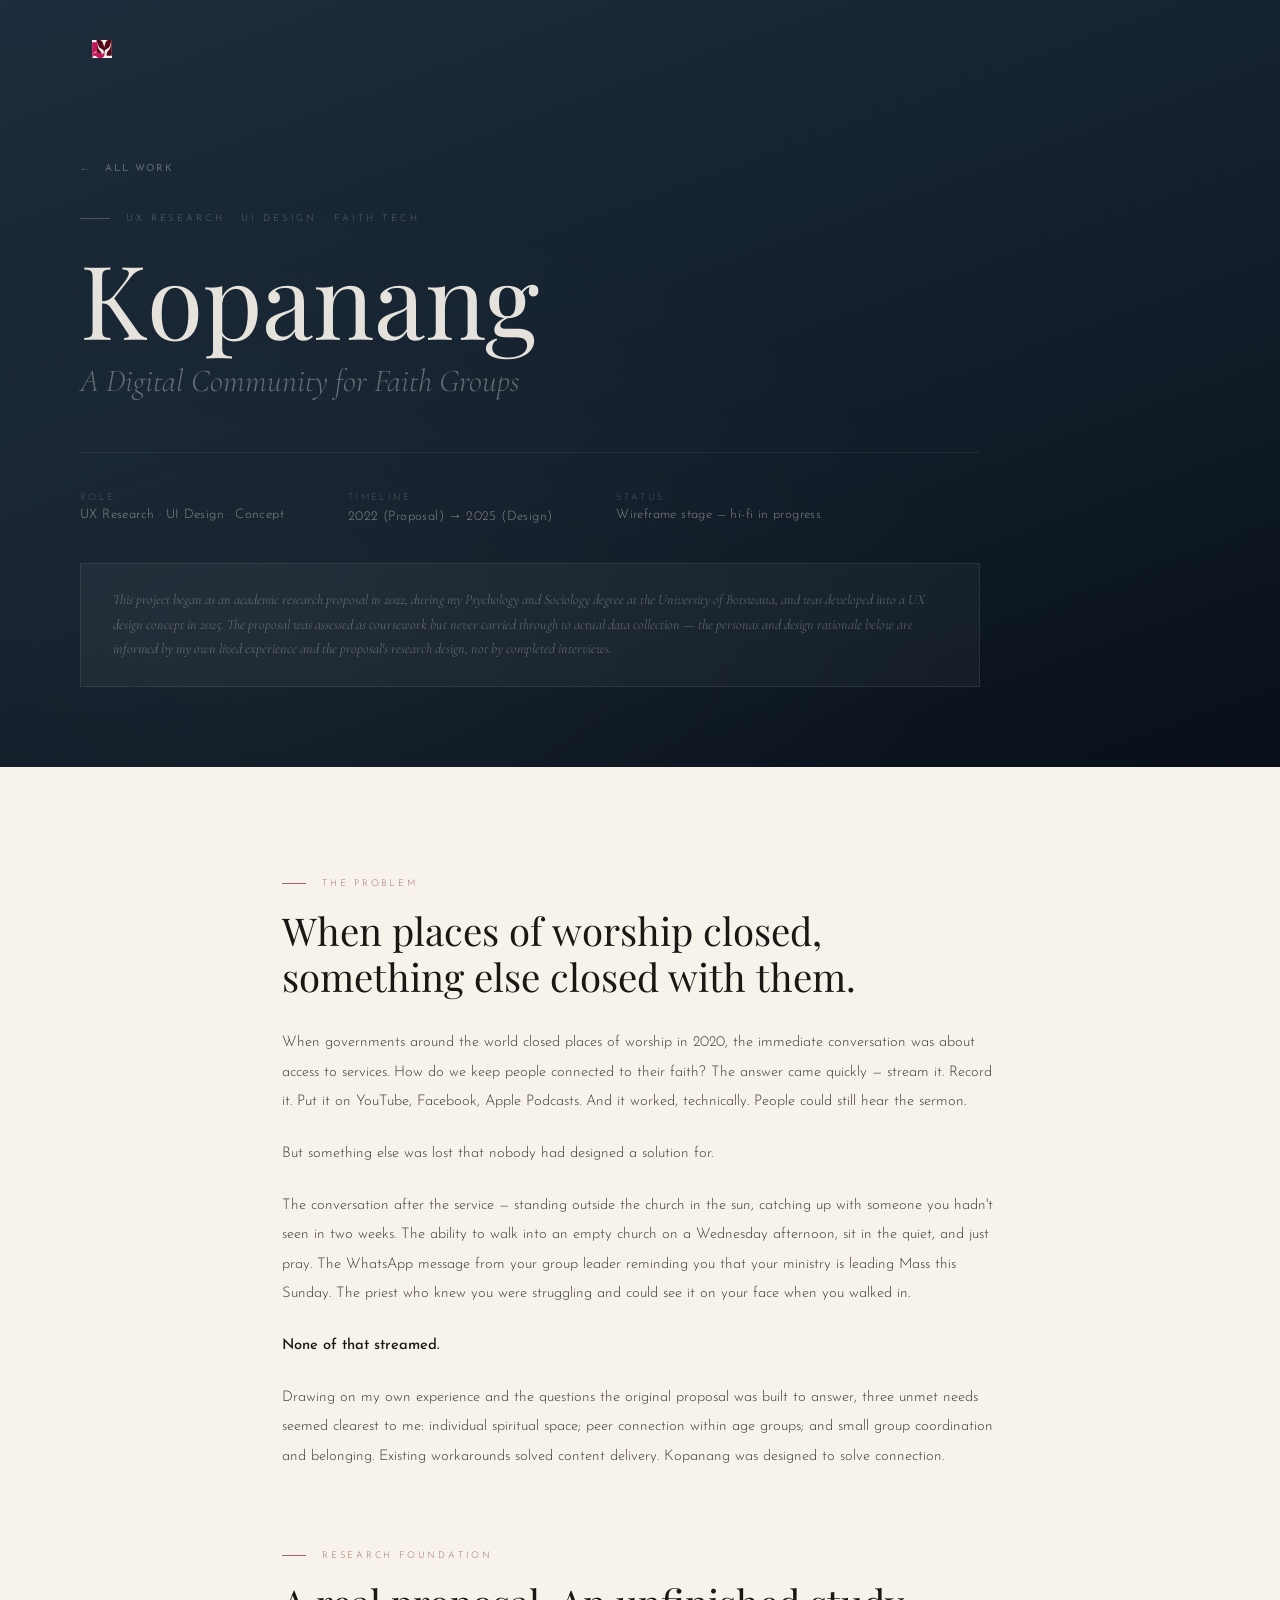
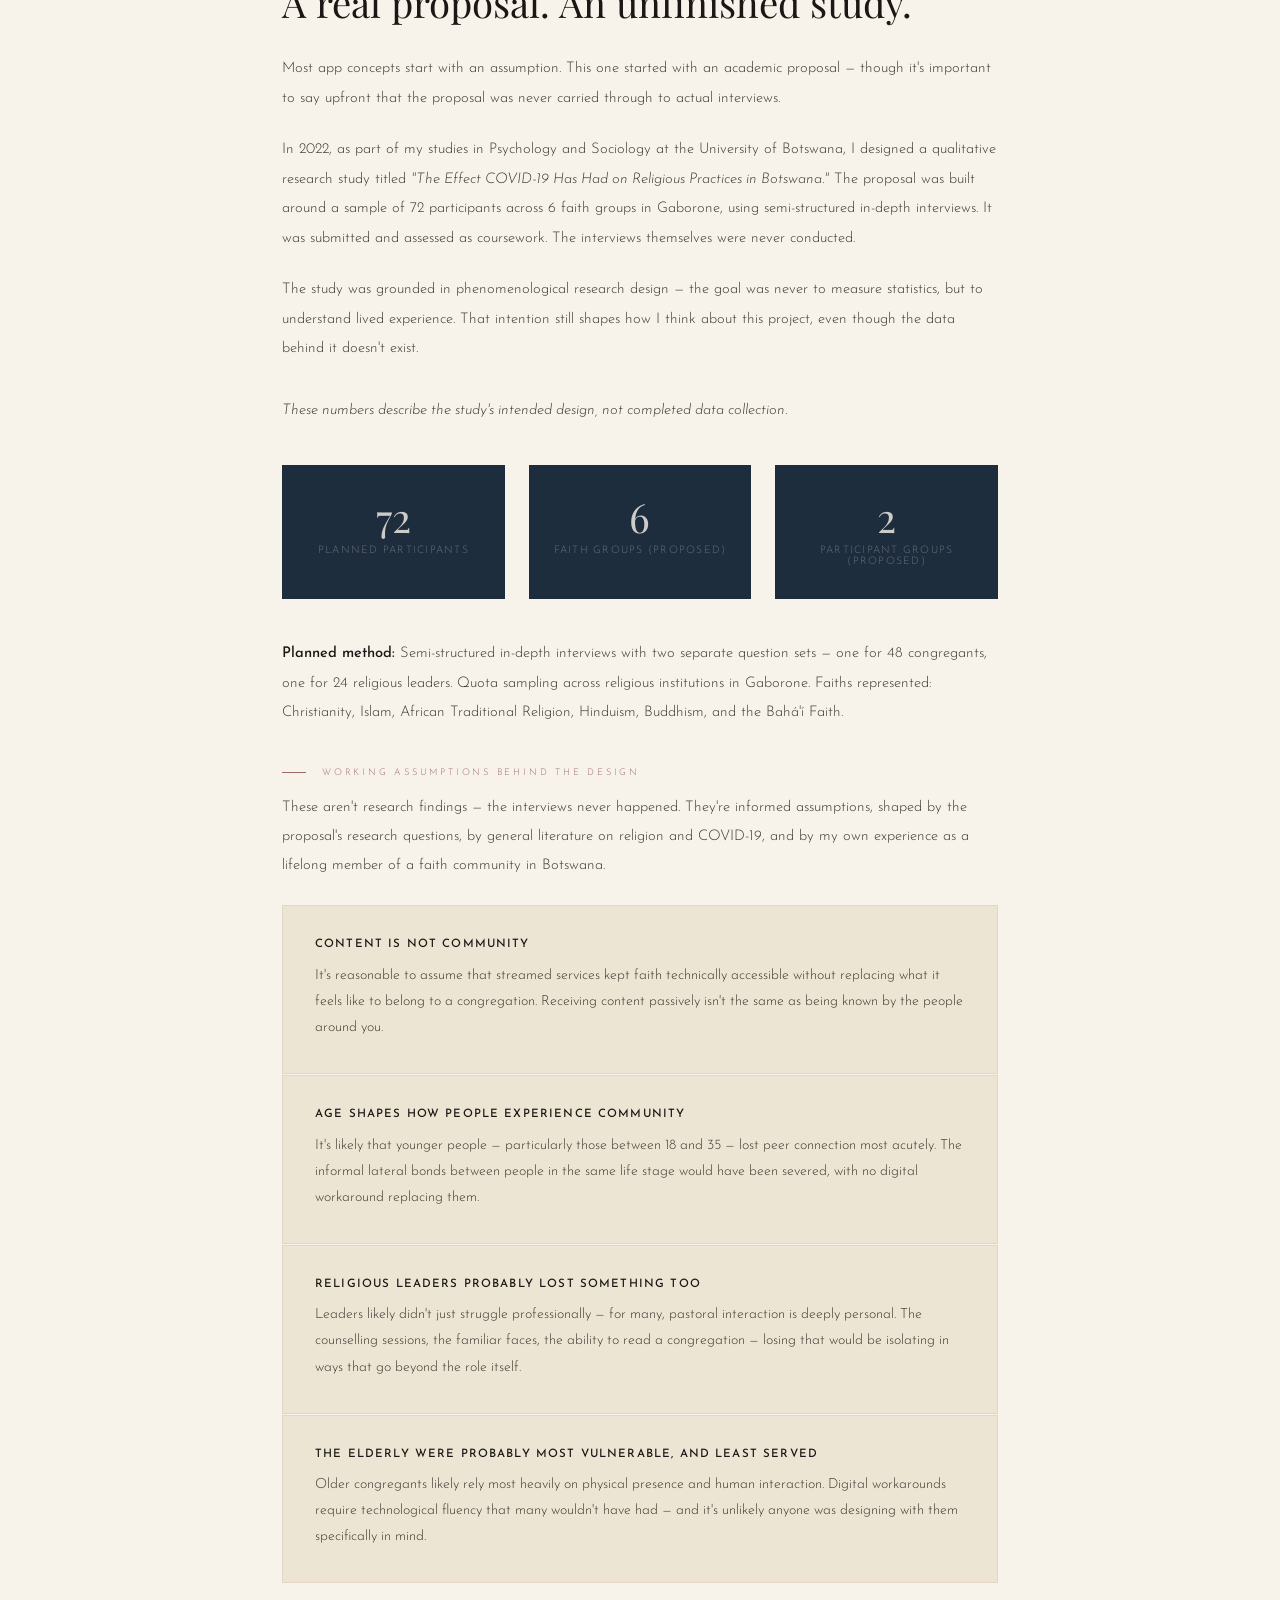
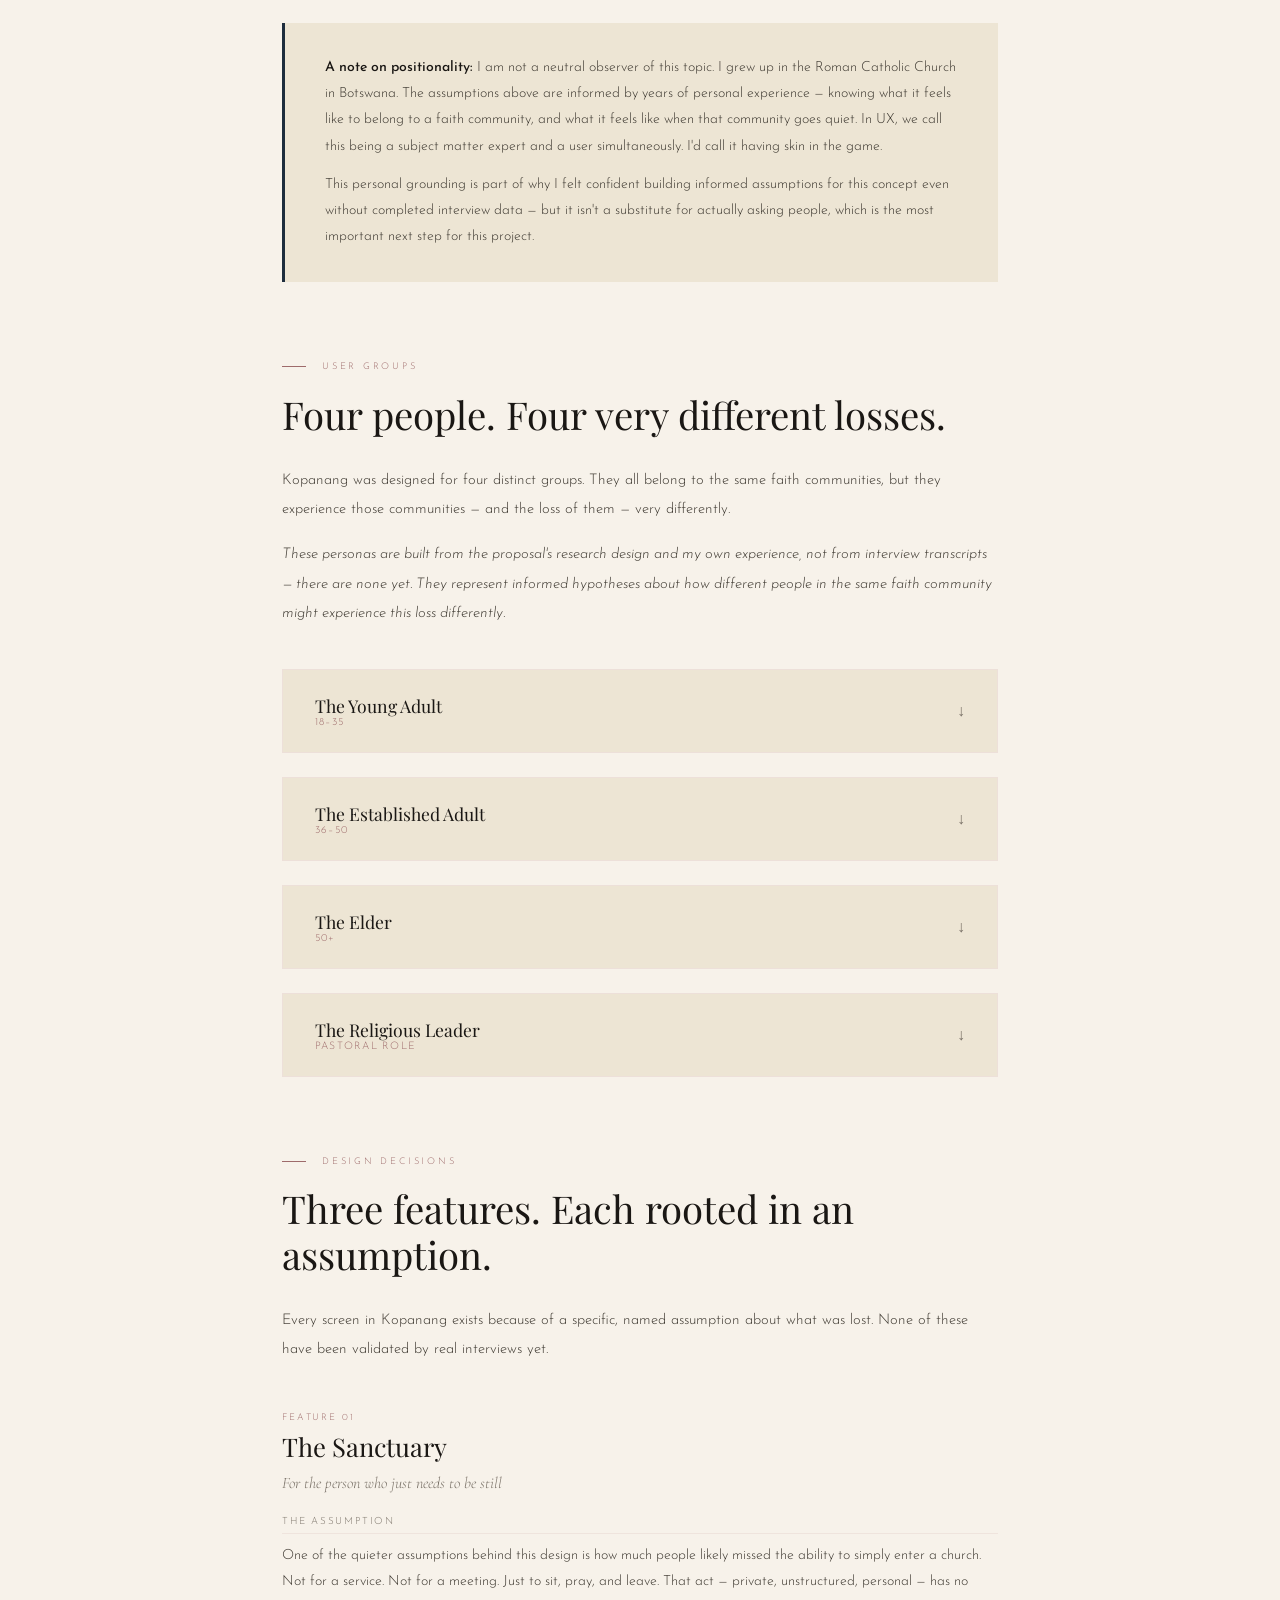
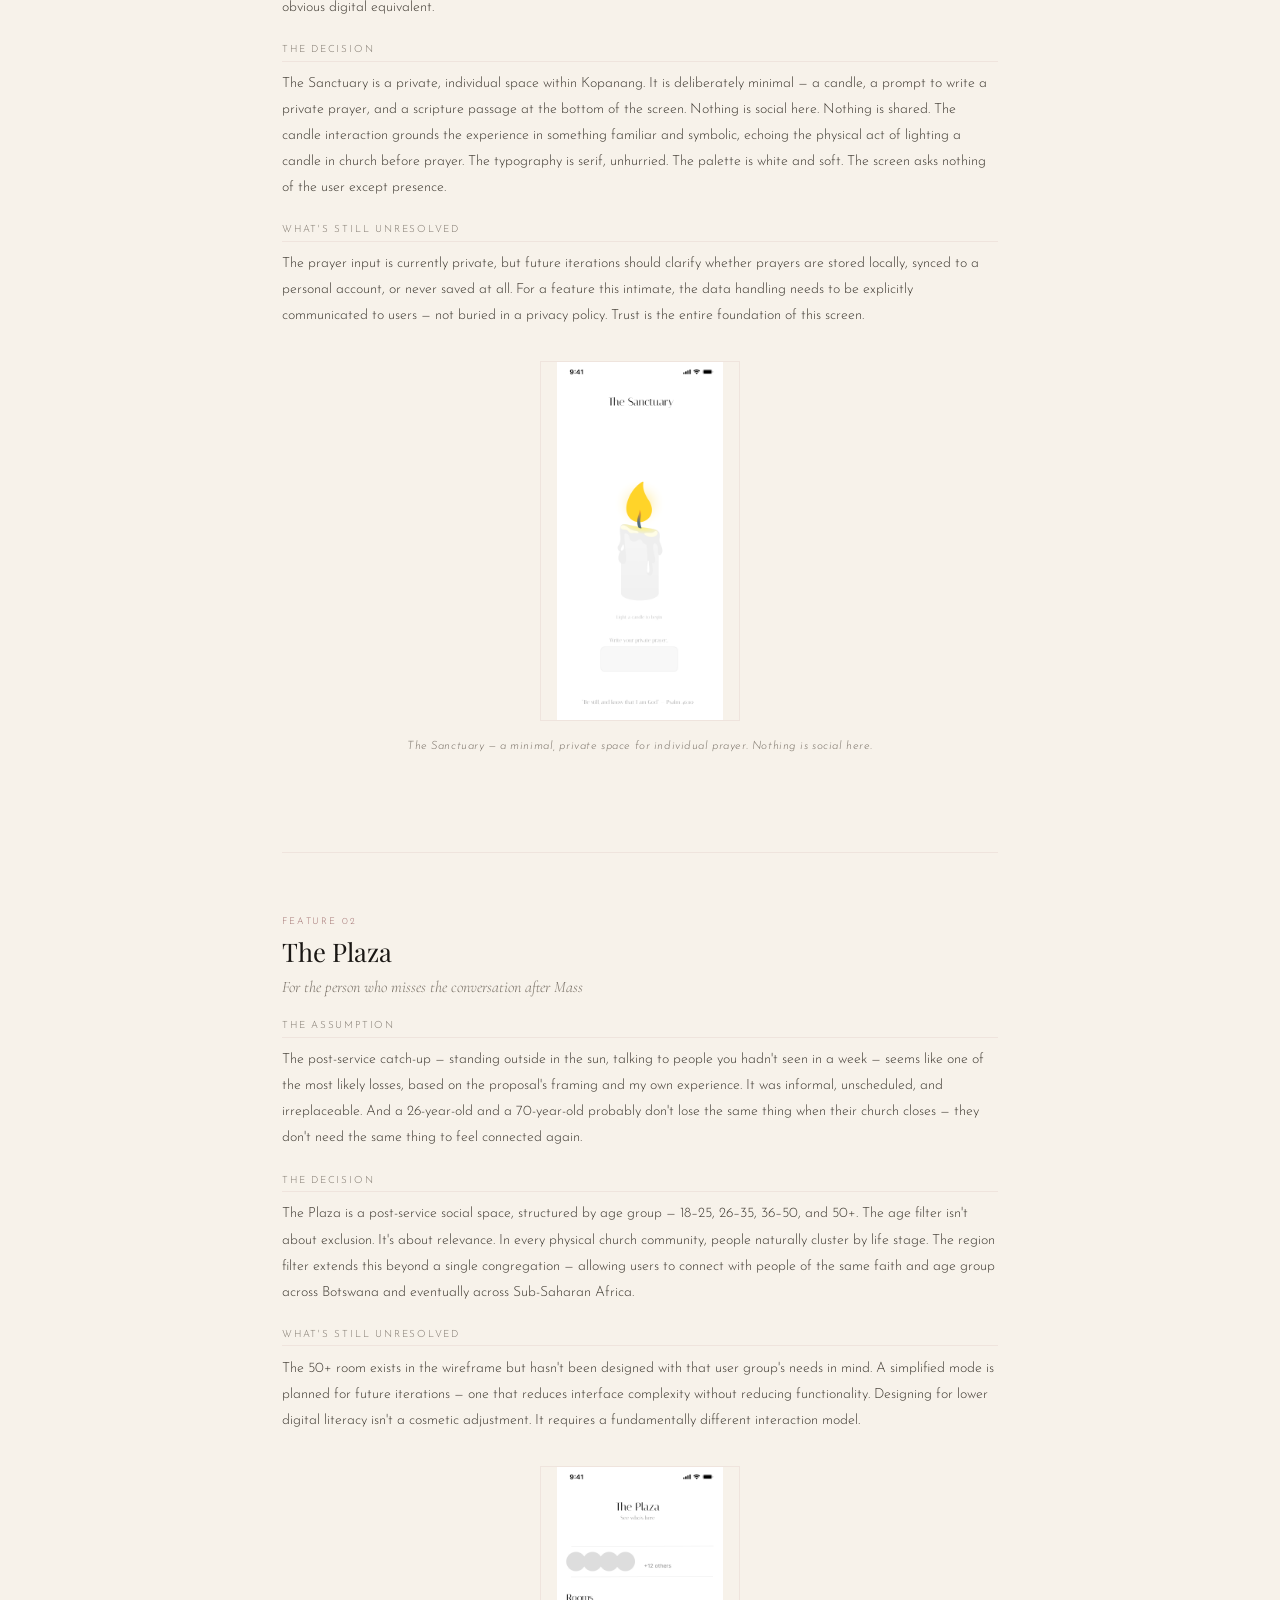
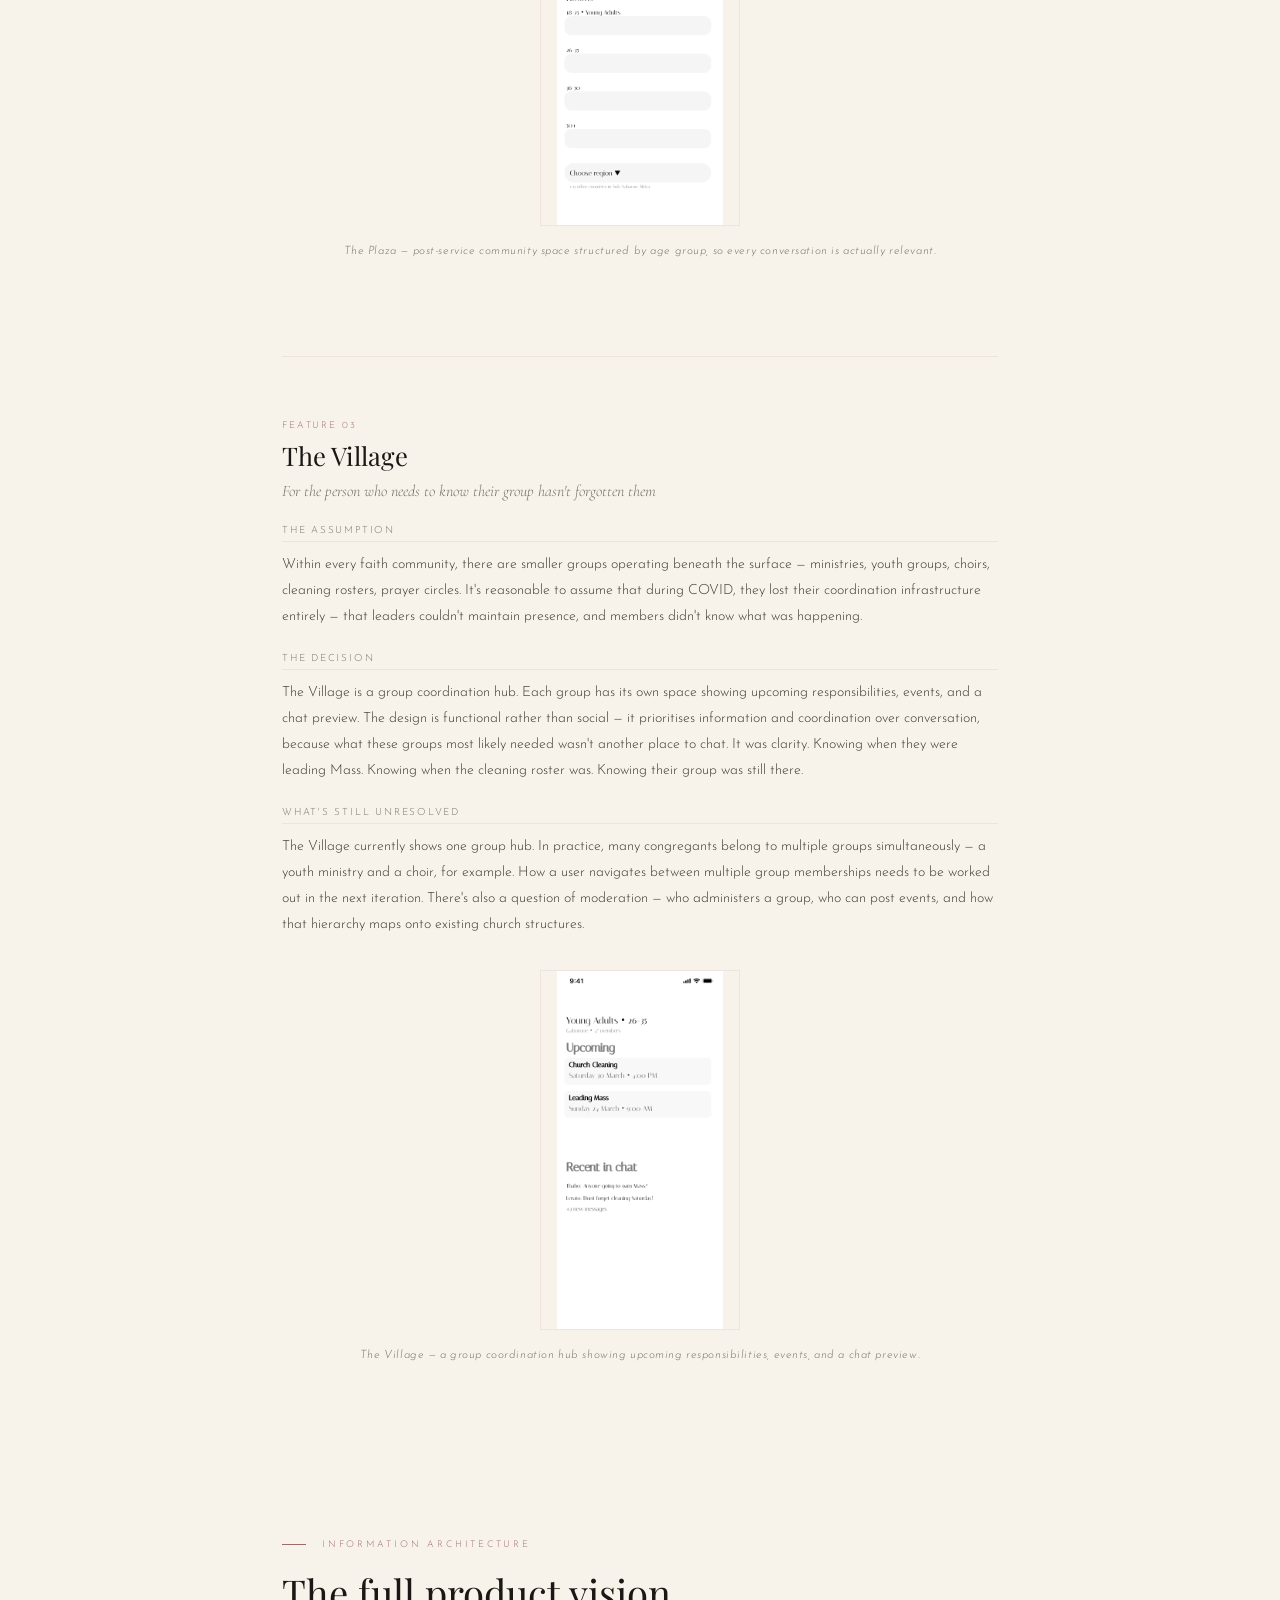
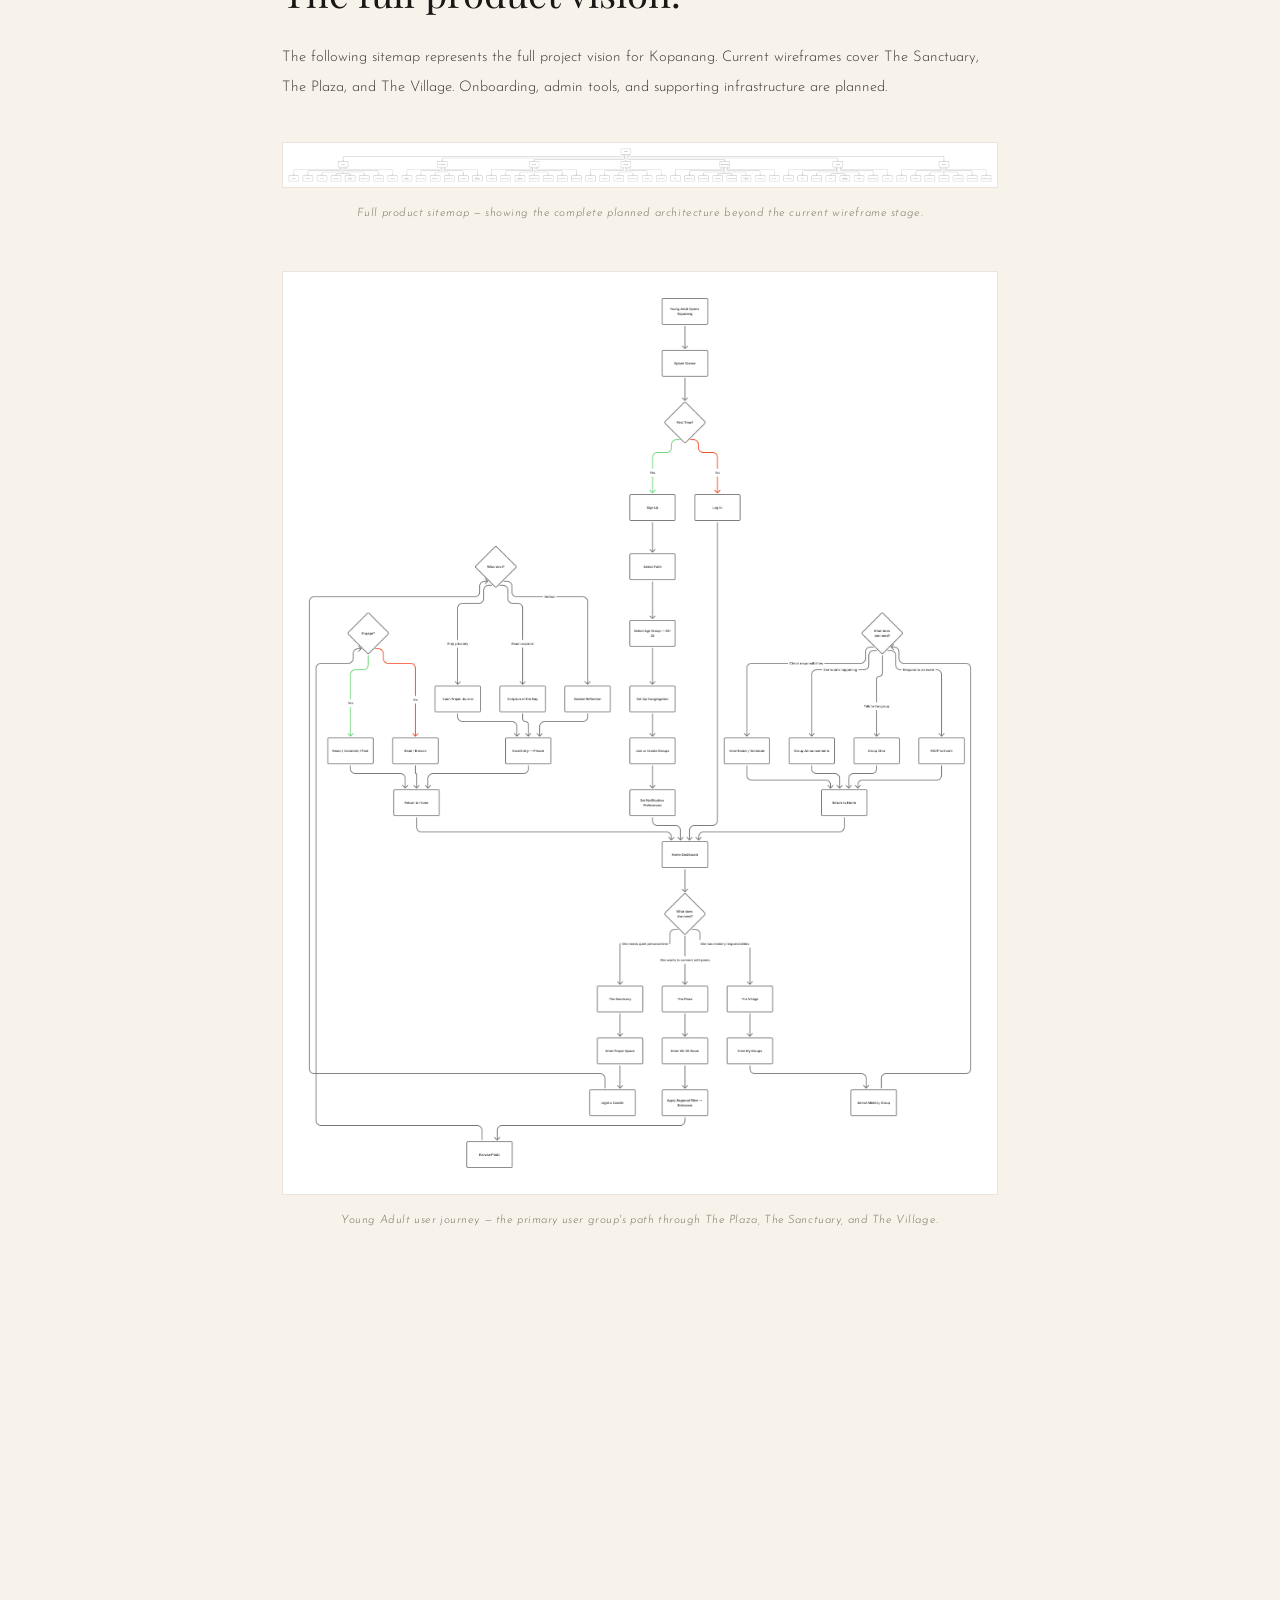
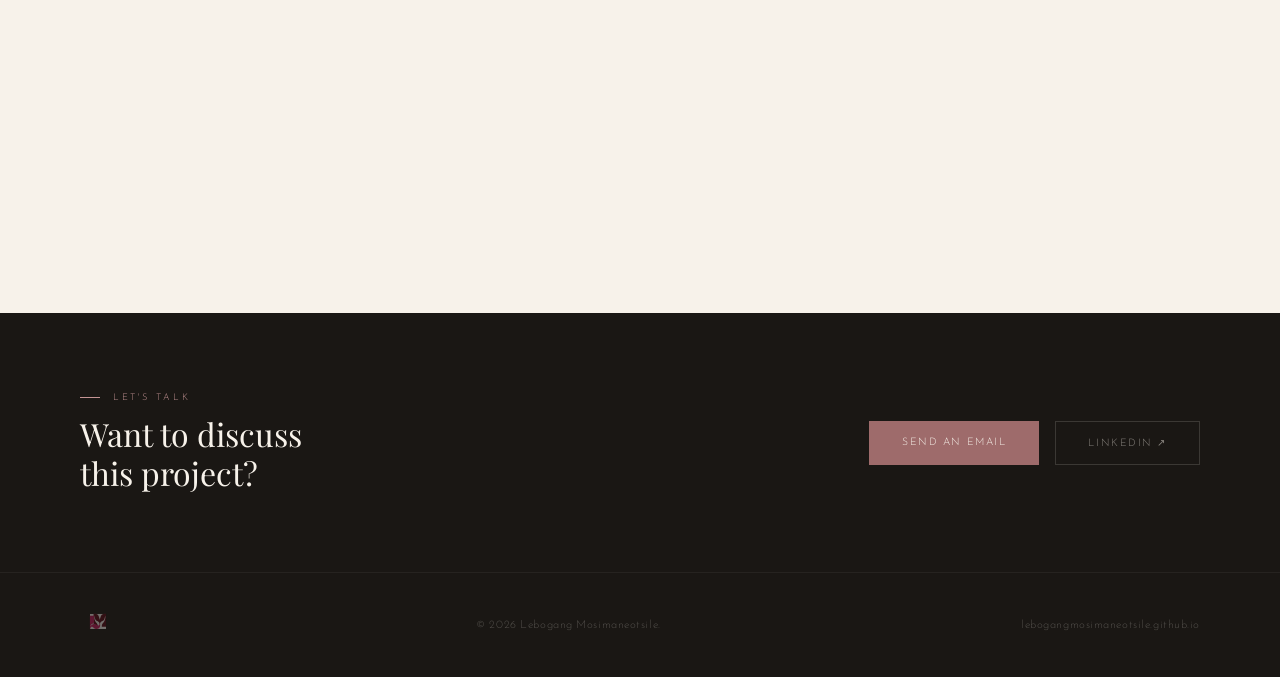
<file: kopanang.html>
<!DOCTYPE html>
<html lang="en">
<head>
<meta charset="UTF-8">
<meta name="viewport" content="width=device-width, initial-scale=1.0">
<title>Kopanang — Lebogang Mosimaneotsile</title>
<link href="https://fonts.googleapis.com/css2?family=Playfair+Display:ital,wght@0,400;0,500;0,700;1,400;1,500&family=Cormorant+Garamond:ital,wght@0,300;0,400;1,300;1,400&family=Josefin+Sans:wght@200;300;400;500&display=swap" rel="stylesheet">
<style>
*, *::before, *::after { margin: 0; padding: 0; box-sizing: border-box; }
:root {
  --cream: #F7F2EA; --cream-2: #EDE5D4; --cream-3: #E3D8C4;
  --ink: #1A1714; --ink-2: #3D3830; --ink-3: #7A7268;
  --rose-solid: #C49494; --rose-dark: #9E6B6B; --rose-deep: #7A4A4A; --rose-blush: #EDD8D8;
  --display: 'Playfair Display', Georgia, serif;
  --italic: 'Cormorant Garamond', Georgia, serif;
  --sans: 'Josefin Sans', sans-serif;
  --kopanang: #1E2D3D;
}
html { scroll-behavior: smooth; }
body { background: var(--cream); color: var(--ink); font-family: var(--sans); font-weight: 300; overflow-x: hidden; }

nav {
  position: fixed; top: 0; left: 0; right: 0; z-index: 100;
  display: flex; justify-content: space-between; align-items: center;
  padding: 1.8rem 5rem; transition: all 0.4s ease;
}
nav.scrolled {
  background: rgba(247,242,234,0.94); backdrop-filter: blur(12px);
  padding: 1.2rem 5rem; border-bottom: 1px solid rgba(196,148,148,0.15);
}
.nav-logo { text-decoration: none; display: flex; align-items: center; }
.nav-logo img { height: 44px; width: auto; transition: opacity 0.3s ease; }
.nav-logo:hover img { opacity: 0.75; }
.cs-back {
  display: inline-flex; align-items: center; gap: 0.5rem;
  font-family: var(--sans); font-size: 0.62rem; font-weight: 400;
  letter-spacing: 0.2em; text-transform: uppercase;
  color: rgba(255,255,255,0.3); text-decoration: none;
  margin-bottom: 2.5rem; transition: color 0.3s ease;
}
.cs-back:hover { color: rgba(255,255,255,0.7); }
.cs-back::before { content: '←'; margin-right: 0.3rem; }

/* HERO */
.cs-hero {
  min-height: 80vh; display: flex; flex-direction: column; justify-content: flex-end;
  padding: 0 5rem 5rem; position: relative; overflow: hidden;
  background: linear-gradient(160deg, #1E2D3D 0%, #0F1A25 70%, #080f18 100%);
}
.cs-hero::before {
  content: ''; position: absolute; inset: 0;
  background: radial-gradient(ellipse at 20% 80%, rgba(255,255,255,0.03) 0%, transparent 50%);
}
.cs-hero-inner { position: relative; z-index: 1; max-width: 900px; padding-top: 10rem; }
.cs-hero-tag {
  font-size: 0.6rem; letter-spacing: 0.3em; text-transform: uppercase;
  color: rgba(255,255,255,0.3); margin-bottom: 1.5rem;
  display: flex; align-items: center; gap: 1rem;
}
.cs-hero-tag::before { content: ''; width: 30px; height: 1px; background: rgba(255,255,255,0.2); }
.cs-hero-title {
  font-family: var(--display); font-size: clamp(3.5rem, 8vw, 7rem);
  font-weight: 400; color: rgba(247,242,234,0.92); line-height: 1.0; margin-bottom: 0.6rem;
}
.cs-hero-subtitle-line {
  font-family: var(--italic); font-size: clamp(1.2rem, 2.5vw, 2rem);
  font-weight: 300; font-style: italic; color: rgba(247,242,234,0.35);
  margin-bottom: 3rem; line-height: 1.4;
}
.cs-meta {
  display: flex; gap: 4rem; flex-wrap: wrap;
  border-top: 1px solid rgba(255,255,255,0.07); padding-top: 2.5rem;
}
.cs-meta-label { font-size: 0.58rem; letter-spacing: 0.25em; text-transform: uppercase; color: rgba(255,255,255,0.25); margin-bottom: 0.4rem; }
.cs-meta-value { font-size: 0.82rem; color: rgba(247,242,234,0.5); letter-spacing: 0.03em; }

/* CALLOUT */
.cs-academic-note {
  background: rgba(255,255,255,0.04); border: 1px solid rgba(255,255,255,0.08);
  padding: 1.5rem 2rem; margin-top: 2.5rem;
  font-family: var(--italic); font-style: italic;
  font-size: 0.88rem; color: rgba(247,242,234,0.35); line-height: 1.75;
}

/* BODY */
.cs-body { max-width: 780px; margin: 0 auto; padding: 7rem 2rem; }

.cs-section { margin-bottom: 5rem; }
.cs-section-label {
  font-size: 0.58rem; letter-spacing: 0.3em; text-transform: uppercase;
  color: var(--rose-dark); margin-bottom: 1.2rem;
  display: flex; align-items: center; gap: 1rem;
}
.cs-section-label::before { content: ''; width: 24px; height: 1px; background: var(--rose-dark); }
.cs-section-heading {
  font-family: var(--display); font-size: clamp(1.8rem, 3vw, 2.8rem);
  font-weight: 400; color: var(--ink); line-height: 1.2; margin-bottom: 1.8rem;
}
.cs-prose { font-size: 0.92rem; line-height: 2; color: var(--ink-2); }
.cs-prose p { margin-bottom: 1.4rem; }
.cs-prose p:last-child { margin-bottom: 0; }
.cs-prose strong { font-weight: 500; color: var(--ink); }

/* RESEARCH STATS */
.research-stats {
  display: grid; grid-template-columns: repeat(3, 1fr); gap: 1.5rem; margin: 2.5rem 0;
}
.research-stat {
  padding: 2rem 1.5rem; background: var(--kopanang); text-align: center;
}
.research-stat-num {
  font-family: var(--display); font-size: 2.5rem; font-weight: 400;
  color: rgba(247,242,234,0.8); line-height: 1; margin-bottom: 0.5rem;
}
.research-stat-label {
  font-size: 0.65rem; letter-spacing: 0.12em; text-transform: uppercase;
  color: rgba(247,242,234,0.35);
}

/* FINDINGS */
.finding { padding: 2rem; background: var(--cream-2); border: 1px solid rgba(196,148,148,0.2); margin-bottom: 1px; }
.finding-title { font-family: var(--sans); font-size: 0.72rem; font-weight: 500; letter-spacing: 0.1em; text-transform: uppercase; color: var(--ink); margin-bottom: 0.8rem; }
.finding-body { font-size: 0.88rem; line-height: 1.85; color: var(--ink-2); }

/* USER GROUPS */
.user-groups { margin: 2.5rem 0; }
.user-group {
  border: 1px solid rgba(196,148,148,0.2); margin-bottom: 1.5rem;
  overflow: hidden;
}
.user-group-header {
  display: flex; justify-content: space-between; align-items: center;
  padding: 1.5rem 2rem; background: var(--cream-2); cursor: pointer;
  transition: background 0.2s ease;
}
.user-group-header:hover { background: var(--cream-3); }
.user-group-name { font-family: var(--display); font-size: 1.1rem; font-weight: 400; color: var(--ink); }
.user-group-age { font-size: 0.65rem; letter-spacing: 0.12em; text-transform: uppercase; color: var(--rose-dark); }
.user-group-body { padding: 2rem; display: none; background: var(--cream); }
.user-group-body.open { display: block; }
.user-group-body p { font-size: 0.88rem; line-height: 1.85; color: var(--ink-2); margin-bottom: 1rem; }
.user-group-need {
  margin-top: 1rem; padding: 1rem 1.2rem;
  background: rgba(30,45,61,0.06); border-left: 2px solid rgba(30,45,61,0.3);
  font-size: 0.82rem; line-height: 1.7; color: var(--ink-2); font-style: italic;
}
.user-group-toggle { font-size: 1rem; color: var(--ink-3); transition: transform 0.2s ease; }
.user-group.open .user-group-toggle { transform: rotate(180deg); }

/* FEATURES */
.feature { margin-bottom: 4rem; padding-bottom: 4rem; border-bottom: 1px solid rgba(196,148,148,0.15); }
.feature:last-child { border-bottom: none; }
.feature-tag { font-size: 0.58rem; letter-spacing: 0.2em; text-transform: uppercase; color: var(--rose-dark); margin-bottom: 0.6rem; }
.feature-title { font-family: var(--display); font-size: 1.6rem; font-weight: 400; color: var(--ink); margin-bottom: 1.5rem; line-height: 1.2; }
.feature-block { margin-bottom: 1.5rem; }
.feature-block-label {
  font-size: 0.62rem; letter-spacing: 0.18em; text-transform: uppercase;
  color: var(--ink-3); margin-bottom: 0.6rem; padding-bottom: 0.4rem;
  border-bottom: 1px solid rgba(196,148,148,0.15);
}
.feature-block-body { font-size: 0.88rem; line-height: 1.85; color: var(--ink-2); }

/* CALLOUT */
.cs-callout {
  background: var(--cream-2); border-left: 3px solid var(--kopanang);
  padding: 2rem 2.5rem; margin: 3rem 0;
}
.cs-callout p { font-size: 0.88rem; line-height: 1.85; color: var(--ink-2); margin-bottom: 0.8rem; }
.cs-callout p:last-child { margin-bottom: 0; }
.cs-callout strong { font-weight: 500; color: var(--ink); }

/* LIMITATIONS */
.limit-item {
  padding: 1.5rem 2rem; background: var(--cream-2);
  border: 1px solid rgba(196,148,148,0.2); margin-bottom: 1rem;
  font-size: 0.88rem; line-height: 1.8; color: var(--ink-2);
}
.limit-item strong { font-weight: 500; color: var(--ink); }

/* STEPS */
.steps-list { counter-reset: steps; margin: 1.5rem 0; }
.steps-list li {
  display: flex; gap: 1.5rem; align-items: flex-start;
  padding: 1.2rem 0; border-bottom: 1px solid rgba(196,148,148,0.1);
  font-size: 0.88rem; line-height: 1.75; color: var(--ink-2);
  counter-increment: steps; list-style: none;
}
.steps-list li::before {
  content: counter(steps, decimal-leading-zero);
  font-family: var(--display); font-size: 1rem; font-weight: 400;
  color: rgba(196,148,148,0.4); flex-shrink: 0; padding-top: 0.05rem; min-width: 2rem;
}

/* CONTACT / FOOTER */
.cs-contact {
  background: var(--ink); padding: 5rem;
  display: flex; align-items: center; justify-content: space-between; gap: 3rem; flex-wrap: wrap;
}
.cs-contact-label {
  font-size: 0.58rem; letter-spacing: 0.3em; text-transform: uppercase; color: var(--rose-solid);
  margin-bottom: 0.8rem; display: flex; align-items: center; gap: 0.8rem;
}
.cs-contact-label::before { content: ''; width: 20px; height: 1px; background: var(--rose-solid); }
.cs-contact-heading { font-family: var(--display); font-size: 2rem; font-weight: 400; color: var(--cream); line-height: 1.2; }
.cs-contact-actions { display: flex; gap: 1rem; flex-wrap: wrap; }
.cs-contact-btn {
  display: inline-flex; align-items: center; padding: 0.9rem 2rem;
  font-family: var(--sans); font-size: 0.65rem; letter-spacing: 0.15em;
  text-transform: uppercase; text-decoration: none; transition: all 0.3s ease;
}
.cs-contact-btn.primary { background: var(--rose-dark); color: var(--cream); border: 1px solid var(--rose-dark); }
.cs-contact-btn.primary:hover { background: transparent; color: var(--rose-solid); }
.cs-contact-btn.secondary { background: transparent; color: rgba(247,242,234,0.5); border: 1px solid rgba(247,242,234,0.15); }
.cs-contact-btn.secondary:hover { border-color: var(--rose-solid); color: var(--rose-solid); }

footer {
  background: var(--ink); border-top: 1px solid rgba(255,255,255,0.05);
  padding: 2rem 5rem; display: flex; justify-content: space-between; align-items: center;
}
footer p { font-size: 0.7rem; color: rgba(247,242,234,0.25); letter-spacing: 0.05em; }
footer .footer-logo img { height: 36px; width: auto; opacity: 0.4; transition: opacity 0.3s ease; }
footer .footer-logo:hover img { opacity: 0.7; }
footer .footer-logo { text-decoration: none; }

/* IMAGES */
.cs-image-block { margin: 2rem 0; }
.cs-image { display: block; width: 100%; height: auto; border: 1px solid rgba(196,148,148,0.15); }
.cs-image-full { width: 100%; }
.cs-image-mobile {
  max-width: 200px; max-height: 360px;
  object-fit: contain; margin: 0 auto; display: block;
}
.cs-image-caption {
  margin-top: 1rem; font-size: 0.72rem; letter-spacing: 0.05em;
  color: var(--ink-3); font-style: italic; line-height: 1.6; text-align: center;
}

.reveal { opacity: 0; transform: translateY(24px); transition: opacity 0.8s cubic-bezier(0.16,1,0.3,1), transform 0.8s cubic-bezier(0.16,1,0.3,1); }
.reveal.revealed { opacity: 1; transform: translateY(0); }

@media (max-width: 900px) {
  nav { padding: 1.4rem 2rem; }
  nav.scrolled { padding: 1rem 2rem; }
  .cs-hero { padding: 0 2rem 4rem; }
  .cs-body { padding: 5rem 1.5rem; }
  .research-stats { grid-template-columns: 1fr; }
  .cs-contact { padding: 3rem 2rem; flex-direction: column; }
  footer { flex-direction: column; gap: 1rem; text-align: center; padding: 2rem; }
}
</style>
</head>
<body>

<nav id="nav">
  <a href="index.html" class="nav-logo"><img src="logo.svg" alt="LM"></a>
</nav>

<section class="cs-hero">
  <div class="cs-hero-inner">
    <a href="index.html#work" class="cs-back">All Work</a>
    <p class="cs-hero-tag">UX Research · UI Design · Faith Tech</p>
    <h1 class="cs-hero-title">Kopanang</h1>
    <p class="cs-hero-subtitle-line">A Digital Community for Faith Groups</p>
    <div class="cs-meta">
      <div class="cs-meta-item">
        <p class="cs-meta-label">Role</p>
        <p class="cs-meta-value">UX Research · UI Design · Concept</p>
      </div>
      <div class="cs-meta-item">
        <p class="cs-meta-label">Timeline</p>
        <p class="cs-meta-value">2022 (Proposal) → 2025 (Design)</p>
      </div>
      <div class="cs-meta-item">
        <p class="cs-meta-label">Status</p>
        <p class="cs-meta-value">Wireframe stage — hi-fi in progress</p>
      </div>
    </div>
    <div class="cs-academic-note">
      This project began as an academic research proposal in 2022, during my Psychology and Sociology degree at the University of Botswana, and was developed into a UX design concept in 2025. The proposal was assessed as coursework but never carried through to actual data collection — the personas and design rationale below are informed by my own lived experience and the proposal's research design, not by completed interviews.
    </div>
  </div>
</section>

<div class="cs-body">

  <div class="cs-section reveal">
    <p class="cs-section-label">The Problem</p>
    <h2 class="cs-section-heading">When places of worship closed, something else closed with them.</h2>
    <div class="cs-prose">
      <p>When governments around the world closed places of worship in 2020, the immediate conversation was about access to services. How do we keep people connected to their faith? The answer came quickly — stream it. Record it. Put it on YouTube, Facebook, Apple Podcasts. And it worked, technically. People could still hear the sermon.</p>
      <p>But something else was lost that nobody had designed a solution for.</p>
      <p>The conversation after the service — standing outside the church in the sun, catching up with someone you hadn't seen in two weeks. The ability to walk into an empty church on a Wednesday afternoon, sit in the quiet, and just pray. The WhatsApp message from your group leader reminding you that your ministry is leading Mass this Sunday. The priest who knew you were struggling and could see it on your face when you walked in.</p>
      <p><strong>None of that streamed.</strong></p>
      <p>Drawing on my own experience and the questions the original proposal was built to answer, three unmet needs seemed clearest to me: individual spiritual space; peer connection within age groups; and small group coordination and belonging. Existing workarounds solved content delivery. Kopanang was designed to solve connection.</p>
    </div>
  </div>

  <div class="cs-section reveal">
    <p class="cs-section-label">Research Foundation</p>
    <h2 class="cs-section-heading">A real proposal. An unfinished study.</h2>
    <div class="cs-prose">
      <p>Most app concepts start with an assumption. This one started with an academic proposal — though it's important to say upfront that the proposal was never carried through to actual interviews.</p>
      <p>In 2022, as part of my studies in Psychology and Sociology at the University of Botswana, I designed a qualitative research study titled <em>"The Effect COVID-19 Has Had on Religious Practices in Botswana."</em> The proposal was built around a sample of 72 participants across 6 faith groups in Gaborone, using semi-structured in-depth interviews. It was submitted and assessed as coursework. The interviews themselves were never conducted.</p>
      <p>The study was grounded in phenomenological research design — the goal was never to measure statistics, but to understand lived experience. That intention still shapes how I think about this project, even though the data behind it doesn't exist.</p>
    </div>

    <p class="cs-prose" style="margin-top: 2rem; font-style: italic;">These numbers describe the study's intended design, not completed data collection.</p>

    <div class="research-stats">
      <div class="research-stat">
        <p class="research-stat-num">72</p>
        <p class="research-stat-label">Planned Participants</p>
      </div>
      <div class="research-stat">
        <p class="research-stat-num">6</p>
        <p class="research-stat-label">Faith Groups (Proposed)</p>
      </div>
      <div class="research-stat">
        <p class="research-stat-num">2</p>
        <p class="research-stat-label">Participant Groups (Proposed)</p>
      </div>
    </div>

    <div class="cs-prose" style="margin-top: 2.5rem;">
      <p><strong>Planned method:</strong> Semi-structured in-depth interviews with two separate question sets — one for 48 congregants, one for 24 religious leaders. Quota sampling across religious institutions in Gaborone. Faiths represented: Christianity, Islam, African Traditional Religion, Hinduism, Buddhism, and the Bahá'í Faith.</p>
    </div>

    <div style="margin-top: 2.5rem;">
      <p class="cs-section-label" style="margin-bottom: 1rem;">Working Assumptions Behind the Design</p>
      <p class="cs-prose" style="margin-bottom: 1.5rem;">These aren't research findings — the interviews never happened. They're informed assumptions, shaped by the proposal's research questions, by general literature on religion and COVID-19, and by my own experience as a lifelong member of a faith community in Botswana.</p>
      <div class="finding">
        <p class="finding-title">Content is not community</p>
        <p class="finding-body">It's reasonable to assume that streamed services kept faith technically accessible without replacing what it feels like to belong to a congregation. Receiving content passively isn't the same as being known by the people around you.</p>
      </div>
      <div class="finding">
        <p class="finding-title">Age shapes how people experience community</p>
        <p class="finding-body">It's likely that younger people — particularly those between 18 and 35 — lost peer connection most acutely. The informal lateral bonds between people in the same life stage would have been severed, with no digital workaround replacing them.</p>
      </div>
      <div class="finding">
        <p class="finding-title">Religious leaders probably lost something too</p>
        <p class="finding-body">Leaders likely didn't just struggle professionally — for many, pastoral interaction is deeply personal. The counselling sessions, the familiar faces, the ability to read a congregation — losing that would be isolating in ways that go beyond the role itself.</p>
      </div>
      <div class="finding">
        <p class="finding-title">The elderly were probably most vulnerable, and least served</p>
        <p class="finding-body">Older congregants likely rely most heavily on physical presence and human interaction. Digital workarounds require technological fluency that many wouldn't have had — and it's unlikely anyone was designing with them specifically in mind.</p>
      </div>
    </div>

    <div class="cs-callout" style="margin-top: 2.5rem;">
      <p><strong>A note on positionality:</strong> I am not a neutral observer of this topic. I grew up in the Roman Catholic Church in Botswana. The assumptions above are informed by years of personal experience — knowing what it feels like to belong to a faith community, and what it feels like when that community goes quiet. In UX, we call this being a subject matter expert and a user simultaneously. I'd call it having skin in the game.</p>
      <p>This personal grounding is part of why I felt confident building informed assumptions for this concept even without completed interview data — but it isn't a substitute for actually asking people, which is the most important next step for this project.</p>
    </div>
  </div>

  <div class="cs-section reveal">
    <p class="cs-section-label">User Groups</p>
    <h2 class="cs-section-heading">Four people. Four very different losses.</h2>
    <p class="cs-prose" style="margin-bottom: 1rem;">Kopanang was designed for four distinct groups. They all belong to the same faith communities, but they experience those communities — and the loss of them — very differently.</p>
    <p class="cs-prose" style="margin-bottom: 2.5rem; font-style: italic;">These personas are built from the proposal's research design and my own experience, not from interview transcripts — there are none yet. They represent informed hypotheses about how different people in the same faith community might experience this loss differently.</p>

    <div class="user-groups">
      <div class="user-group" id="ug1">
        <div class="user-group-header" onclick="toggleGroup('ug1')">
          <div>
            <p class="user-group-name">The Young Adult</p>
            <p class="user-group-age">18–35</p>
          </div>
          <span class="user-group-toggle">↓</span>
        </div>
        <div class="user-group-body" id="ug1-body">
          <p>She's 26, grew up in the Catholic Church, knows everyone in her age group at her parish. She leads Mass some Sundays with her ministry group, shows up for cleaning rosters, attends the occasional youth meeting. Church for her isn't just spiritual — it's social infrastructure. It's where she sees people her own age navigating the same things she is: early careers, relationships, figuring out who they are outside of their parents' house.</p>
          <p>When COVID hit, the sermon moved online. Her social infrastructure didn't. WhatsApp groups helped with announcements but couldn't replace the conversation outside the church gates after Mass.</p>
          <div class="user-group-need">What she needs from Kopanang: Peer connection, age-filtered community, and group coordination for her ministry.</div>
        </div>
      </div>

      <div class="user-group" id="ug2">
        <div class="user-group-header" onclick="toggleGroup('ug2')">
          <div>
            <p class="user-group-name">The Established Adult</p>
            <p class="user-group-age">36–50</p>
          </div>
          <span class="user-group-toggle">↓</span>
        </div>
        <div class="user-group-body" id="ug2-body">
          <p>He's in his early forties, has been a member of his congregation for over a decade. He's less interested in peer socialising and more invested in the rhythms and rituals of his faith community — knowing what's happening, staying connected to his church family, maintaining the sense of continuity that his faith gives him.</p>
          <p>During COVID, what he lost most was routine. The anchor points of his week — Sunday service, midweek prayer, greeting familiar faces — disappeared without warning.</p>
          <div class="user-group-need">What he needs from Kopanang: Reliable community updates, a space that reflects the maturity of his faith journey, and connection without the noise of younger-skewing social platforms.</div>
        </div>
      </div>

      <div class="user-group" id="ug3">
        <div class="user-group-header" onclick="toggleGroup('ug3')">
          <div>
            <p class="user-group-name">The Elder</p>
            <p class="user-group-age">50+</p>
          </div>
          <span class="user-group-toggle">↓</span>
        </div>
        <div class="user-group-body" id="ug3-body">
          <p>She's in her late sixties. She has attended the same church for thirty years. She knows the priest by name, she knows which pew she sits in, she knows the faces of every family in her section of the congregation. Her faith is inseparable from her physical presence in that building.</p>
          <p>When the church closed, she lost more than a service. She lost her primary source of human contact outside her household. She is the user Kopanang has not yet fully solved for — and that's an honest acknowledgement. The current wireframes don't accommodate her digital literacy needs. A simplified mode is planned for future iterations.</p>
          <div class="user-group-need">What she needs from Kopanang: Simplicity, familiarity, and the feeling that someone thought about her when they built this.</div>
        </div>
      </div>

      <div class="user-group" id="ug4">
        <div class="user-group-header" onclick="toggleGroup('ug4')">
          <div>
            <p class="user-group-name">The Religious Leader</p>
            <p class="user-group-age">Pastoral role</p>
          </div>
          <span class="user-group-toggle">↓</span>
        </div>
        <div class="user-group-body" id="ug4-body">
          <p>He's been a priest for fifteen years. His life is structured around his congregation — not just professionally, but personally. COVID took his congregation away from him at the same time it took them away from each other. He couldn't see faces. He couldn't read the room. The person he had been supporting through a difficult season stopped answering their phone. He had no way in.</p>
          <p>What often goes unsaid is that for many religious leaders, especially those who have given their lives to a calling that limits their personal social world, pastoral interaction is deeply sustaining. The isolation of COVID wasn't just a professional challenge. It was a personal one.</p>
          <div class="user-group-need">What he needs from Kopanang: A way to maintain presence with his congregation, reach people who have gone quiet, and feel connected to the community he has dedicated his life to.</div>
        </div>
      </div>
    </div>
  </div>

  <div class="cs-section reveal">
    <p class="cs-section-label">Design Decisions</p>
    <h2 class="cs-section-heading">Three features. Each rooted in an assumption.</h2>
    <p class="cs-prose" style="margin-bottom: 3rem;">Every screen in Kopanang exists because of a specific, named assumption about what was lost. None of these have been validated by real interviews yet.</p>

    <div class="feature">
      <p class="feature-tag">Feature 01</p>
      <h3 class="feature-title">The Sanctuary<br><small style="font-family:var(--italic);font-size:1rem;font-weight:300;font-style:italic;color:var(--ink-3);">For the person who just needs to be still</small></h3>
      <div class="feature-block">
        <p class="feature-block-label">The Assumption</p>
        <p class="feature-block-body">One of the quieter assumptions behind this design is how much people likely missed the ability to simply enter a church. Not for a service. Not for a meeting. Just to sit, pray, and leave. That act — private, unstructured, personal — has no obvious digital equivalent.</p>
      </div>
      <div class="feature-block">
        <p class="feature-block-label">The Decision</p>
        <p class="feature-block-body">The Sanctuary is a private, individual space within Kopanang. It is deliberately minimal — a candle, a prompt to write a private prayer, and a scripture passage at the bottom of the screen. Nothing is social here. Nothing is shared. The candle interaction grounds the experience in something familiar and symbolic, echoing the physical act of lighting a candle in church before prayer. The typography is serif, unhurried. The palette is white and soft. The screen asks nothing of the user except presence.</p>
      </div>
      <div class="feature-block">
        <p class="feature-block-label">What's Still Unresolved</p>
        <p class="feature-block-body">The prayer input is currently private, but future iterations should clarify whether prayers are stored locally, synced to a personal account, or never saved at all. For a feature this intimate, the data handling needs to be explicitly communicated to users — not buried in a privacy policy. Trust is the entire foundation of this screen.</p>
      </div>
      <div class="cs-image-block">
        <img src="Sanctuary - Main.png" alt="The Sanctuary wireframe — individual prayer space" class="cs-image cs-image-mobile">
        <p class="cs-image-caption">The Sanctuary — a minimal, private space for individual prayer. Nothing is social here.</p>
      </div>
    </div>

    <div class="feature">
      <p class="feature-tag">Feature 02</p>
      <h3 class="feature-title">The Plaza<br><small style="font-family:var(--italic);font-size:1rem;font-weight:300;font-style:italic;color:var(--ink-3);">For the person who misses the conversation after Mass</small></h3>
      <div class="feature-block">
        <p class="feature-block-label">The Assumption</p>
        <p class="feature-block-body">The post-service catch-up — standing outside in the sun, talking to people you hadn't seen in a week — seems like one of the most likely losses, based on the proposal's framing and my own experience. It was informal, unscheduled, and irreplaceable. And a 26-year-old and a 70-year-old probably don't lose the same thing when their church closes — they don't need the same thing to feel connected again.</p>
      </div>
      <div class="feature-block">
        <p class="feature-block-label">The Decision</p>
        <p class="feature-block-body">The Plaza is a post-service social space, structured by age group — 18–25, 26–35, 36–50, and 50+. The age filter isn't about exclusion. It's about relevance. In every physical church community, people naturally cluster by life stage. The region filter extends this beyond a single congregation — allowing users to connect with people of the same faith and age group across Botswana and eventually across Sub-Saharan Africa.</p>
      </div>
      <div class="feature-block">
        <p class="feature-block-label">What's Still Unresolved</p>
        <p class="feature-block-body">The 50+ room exists in the wireframe but hasn't been designed with that user group's needs in mind. A simplified mode is planned for future iterations — one that reduces interface complexity without reducing functionality. Designing for lower digital literacy isn't a cosmetic adjustment. It requires a fundamentally different interaction model.</p>
      </div>
      <div class="cs-image-block">
        <img src="Plaza - After Service.png" alt="The Plaza wireframe — age-based community rooms" class="cs-image cs-image-mobile">
        <p class="cs-image-caption">The Plaza — post-service community space structured by age group, so every conversation is actually relevant.</p>
      </div>
    </div>

    <div class="feature">
      <p class="feature-tag">Feature 03</p>
      <h3 class="feature-title">The Village<br><small style="font-family:var(--italic);font-size:1rem;font-weight:300;font-style:italic;color:var(--ink-3);">For the person who needs to know their group hasn't forgotten them</small></h3>
      <div class="feature-block">
        <p class="feature-block-label">The Assumption</p>
        <p class="feature-block-body">Within every faith community, there are smaller groups operating beneath the surface — ministries, youth groups, choirs, cleaning rosters, prayer circles. It's reasonable to assume that during COVID, they lost their coordination infrastructure entirely — that leaders couldn't maintain presence, and members didn't know what was happening.</p>
      </div>
      <div class="feature-block">
        <p class="feature-block-label">The Decision</p>
        <p class="feature-block-body">The Village is a group coordination hub. Each group has its own space showing upcoming responsibilities, events, and a chat preview. The design is functional rather than social — it prioritises information and coordination over conversation, because what these groups most likely needed wasn't another place to chat. It was clarity. Knowing when they were leading Mass. Knowing when the cleaning roster was. Knowing their group was still there.</p>
      </div>
      <div class="feature-block">
        <p class="feature-block-label">What's Still Unresolved</p>
        <p class="feature-block-body">The Village currently shows one group hub. In practice, many congregants belong to multiple groups simultaneously — a youth ministry and a choir, for example. How a user navigates between multiple group memberships needs to be worked out in the next iteration. There's also a question of moderation — who administers a group, who can post events, and how that hierarchy maps onto existing church structures.</p>
      </div>
      <div class="cs-image-block">
        <img src="Village - Group Hub.png" alt="The Village wireframe — group coordination hub" class="cs-image cs-image-mobile">
        <p class="cs-image-caption">The Village — a group coordination hub showing upcoming responsibilities, events, and a chat preview.</p>
      </div>
    </div>
  </div>

  <!-- INFORMATION ARCHITECTURE -->
  <div class="cs-section reveal">
    <p class="cs-section-label">Information Architecture</p>
    <h2 class="cs-section-heading">The full product vision.</h2>
    <p class="cs-prose" style="margin-bottom: 2.5rem;">The following sitemap represents the full project vision for Kopanang. Current wireframes cover The Sanctuary, The Plaza, and The Village. Onboarding, admin tools, and supporting infrastructure are planned.</p>
    <div class="cs-image-block">
      <img src="Kopanang Sitemap.png" alt="Kopanang full product sitemap" class="cs-image cs-image-full">
      <p class="cs-image-caption">Full product sitemap — showing the complete planned architecture beyond the current wireframe stage.</p>
    </div>
    <div class="cs-image-block" style="margin-top: 3rem;">
      <img src="Young Adult User Journey.png" alt="Young Adult user journey through Kopanang" class="cs-image cs-image-full">
      <p class="cs-image-caption">Young Adult user journey — the primary user group's path through The Plaza, The Sanctuary, and The Village.</p>
    </div>
  </div>

  <div class="cs-section reveal">
    <p class="cs-section-label">Limitations</p>
    <h2 class="cs-section-heading">Honest about what's missing.</h2>
    <div class="limit-item"><strong>The research was never conducted.</strong> This is the most significant limitation, and the one that matters most: the proposal was real and the methodology was sound, but the actual interviews never happened. Every persona, assumption, and design decision above is an informed projection, not a validated result. The single most valuable next step for this project is to actually run the study using the methodology and interview questions I wrote in 2022.</div>
    <div class="limit-item"><strong>Only three screens exist.</strong> The wireframes cover the core feature areas but leave significant parts of the user journey undesigned — onboarding, navigation, empty states, error handling, and the overall information architecture are all outstanding.</div>
    <div class="limit-item"><strong>The elderly user group is underserved.</strong> The 50+ room exists in The Plaza, but the current design makes no accommodation for lower digital literacy. This is the most significant gap between the design's assumptions and the design response. It needs to be addressed, not deferred indefinitely.</div>
    <div class="limit-item"><strong>If conducted, the research would be qualitative and Gaborone-specific.</strong> The proposal was built around 72 participants across 6 faith groups in one city — rich in depth but not statistically generalisable by design. Expanding the research base, particularly across different regions of Botswana and into the broader Sub-Saharan African context, would strengthen the design foundation considerably.</div>
  </div>

  <div class="cs-section reveal">
    <p class="cs-section-label">Next Steps</p>
    <h2 class="cs-section-heading">What comes next.</h2>
    <ol class="steps-list">
      <li>Actually conduct the interviews. Use the original 2022 proposal — the same sampling plan, the same interview questions for congregants and religious leaders — and either confirm or revise the assumptions the current design is built on. This is the step that would turn Kopanang from a concept into a research-backed project.</li>
      <li>Design a simplified mode for elderly users — dedicated research with that user group, followed by a parallel design track that reduces interface complexity without reducing dignity or functionality.</li>
      <li>Map the full user journey — onboarding, navigation between the three spaces, notification logic, and account management all need to be designed before this concept can be properly evaluated as a product.</li>
      <li>Move to high-fidelity — the wireframes have established the structure. The next sprint will focus on visual identity: colour, typography, component system, and iconography, grounded in the calm, spiritual tone the product demands.</li>
      <li>Conduct usability testing — the design has been informed by assumption, but it hasn't yet been tested by users. Before any development begins, the wireframes need to be put in front of real congregants — particularly young adults and religious leaders — to validate or revise the core assumptions.</li>
    </ol>
  </div>

  <div class="cs-section reveal">
    <p class="cs-section-label">Reflection</p>
    <h2 class="cs-section-heading">I never finished what I started.</h2>
    <div class="cs-prose">
      <p>In 2022, I designed a study because something troubled me — what happens to community when you take away the physical space it lives in. I wrote the proposal, built the methodology, sat with the questions I wanted to ask 72 people. Then the semester ended, and the interviews never happened. I submitted the paper, got my mark, and moved on.</p>
      <p>A few years later, I came back to that proposal with different eyes. I'd been learning UX design, studying human-computer interaction, building a portfolio. I looked at the questions I'd written in 2022 and realised they were good UX research questions — I just never got to ask them.</p>
      <p>I built Kopanang on the strength of that proposal and my own experience growing up in the Roman Catholic Church in Botswana, because I think the assumptions underneath it are reasonable ones. But I want to be honest about what this project actually is: a well-designed proposal, a design concept built on informed assumptions, and a clear, unfinished next step. The most useful thing I can do with this project now isn't more design polish — it's finally going to do the interviews.</p>
    </div>
  </div>

</div>

<div class="cs-contact">
  <div class="cs-contact-text">
    <p class="cs-contact-label">Let's talk</p>
    <h2 class="cs-contact-heading">Want to discuss<br>this project?</h2>
  </div>
  <div class="cs-contact-actions">
    <a href="mailto:lebogangmosimaneotsile@gmail.com" class="cs-contact-btn primary">Send an Email</a>
    <a href="https://www.linkedin.com/in/lebogangmosimaneotsile/" target="_blank" class="cs-contact-btn secondary">LinkedIn ↗</a>
  </div>
</div>

<footer>
  <a href="index.html" class="footer-logo"><img src="logo.svg" alt="LM"></a>
  <p>© 2026 Lebogang Mosimaneotsile.</p>
  <p>lebogangmosimaneotsile.github.io</p>
</footer>

<script>
const nav = document.getElementById('nav');
window.addEventListener('scroll', () => nav.classList.toggle('scrolled', window.scrollY > 50));

function toggleGroup(id) {
  const group = document.getElementById(id);
  const body = document.getElementById(id + '-body');
  group.classList.toggle('open');
  body.classList.toggle('open');
}

const reveals = document.querySelectorAll('.reveal');
const ro = new IntersectionObserver((entries) => {
  entries.forEach(e => { if (e.isIntersecting) { e.target.classList.add('revealed'); ro.unobserve(e.target); } });
}, { rootMargin: '0px 0px -60px 0px' });
reveals.forEach(el => ro.observe(el));
window.addEventListener('load', () => {
  reveals.forEach(el => { if (el.getBoundingClientRect().top < window.innerHeight) el.classList.add('revealed'); });
});
</script>
</body>
</html>
</file>
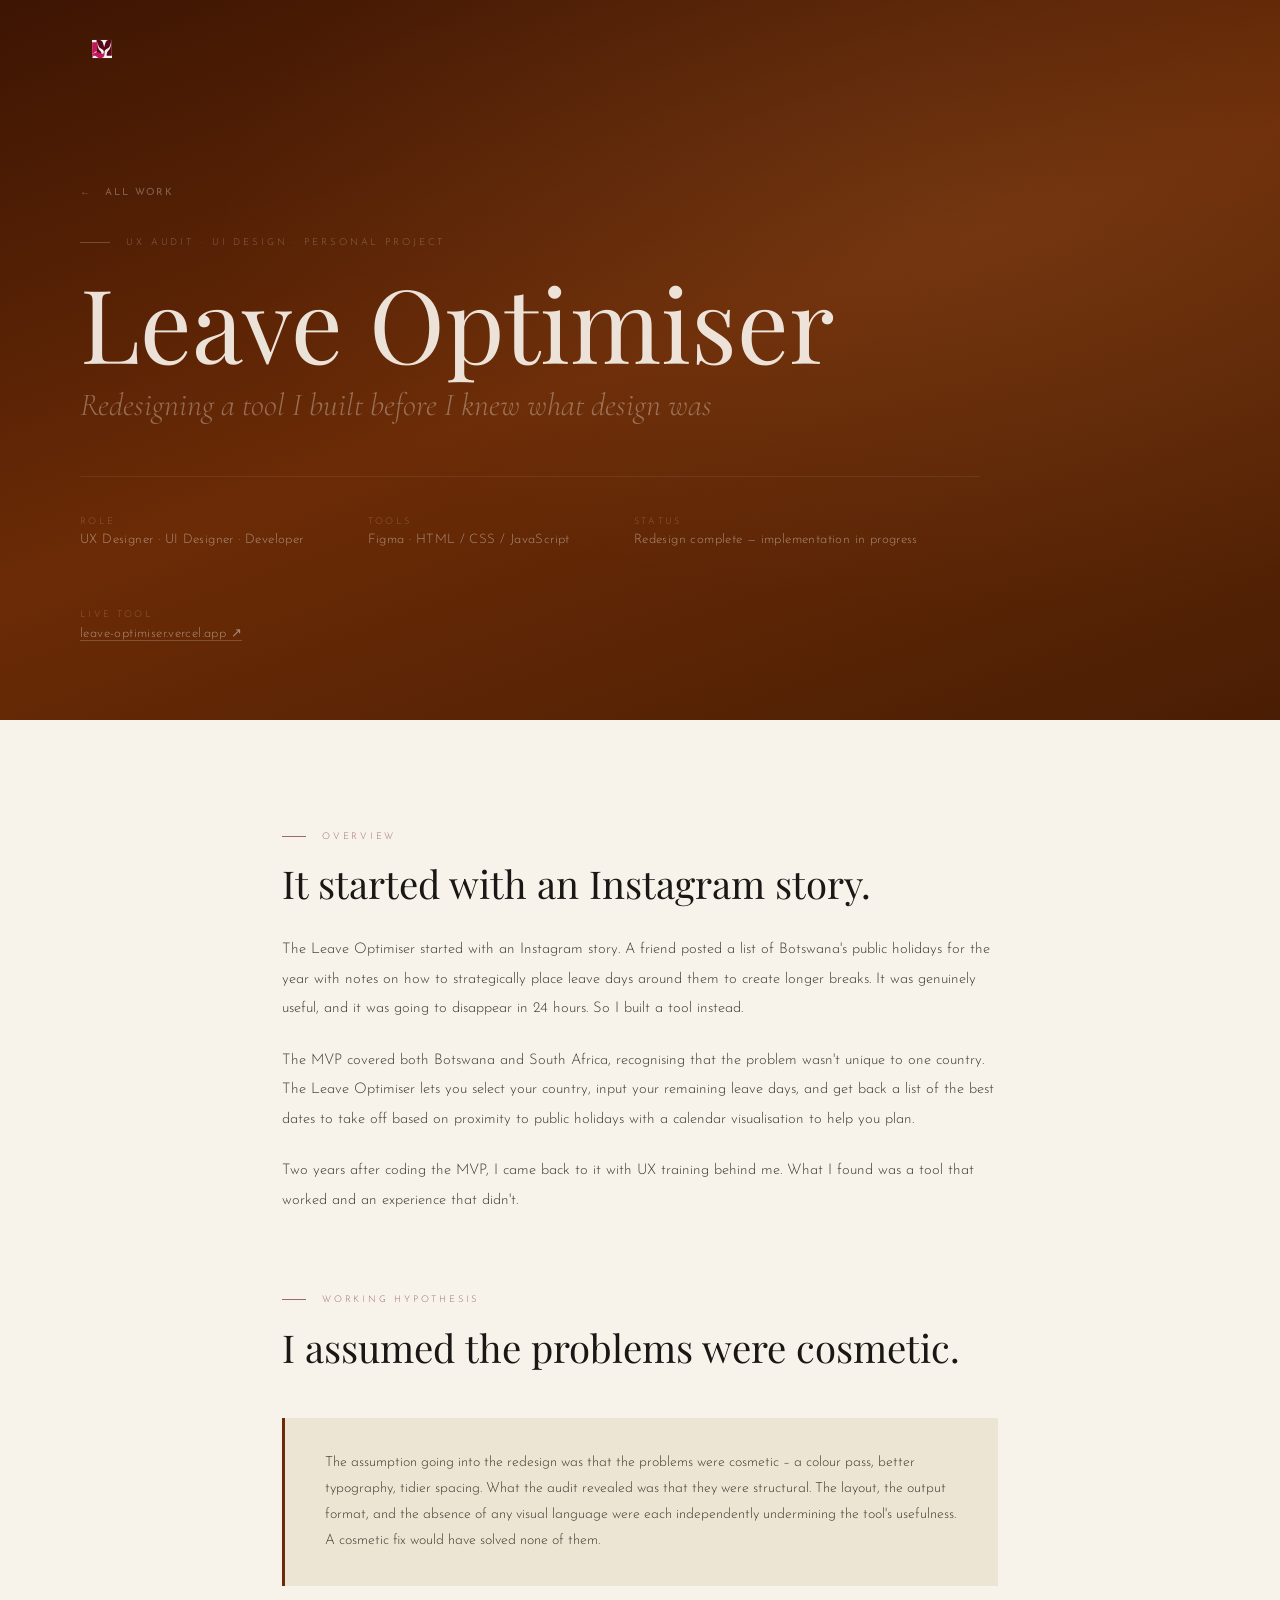
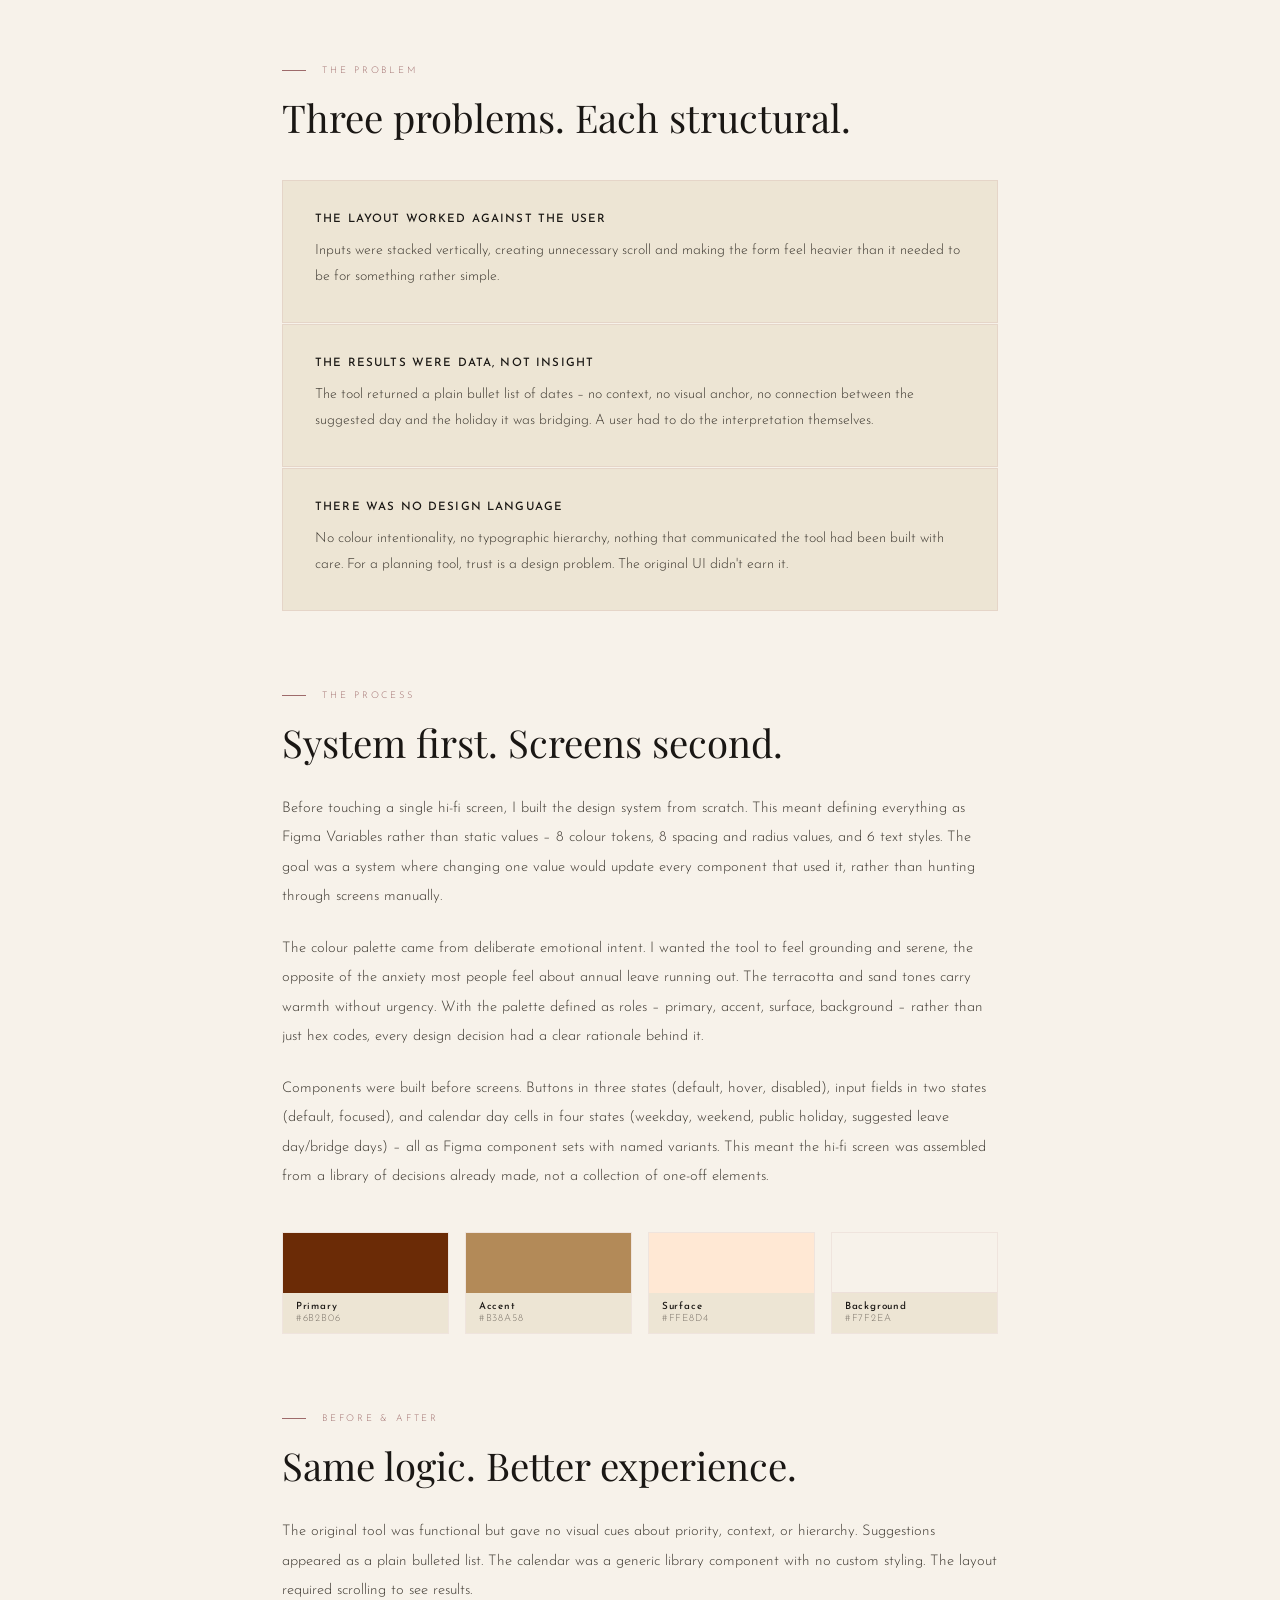
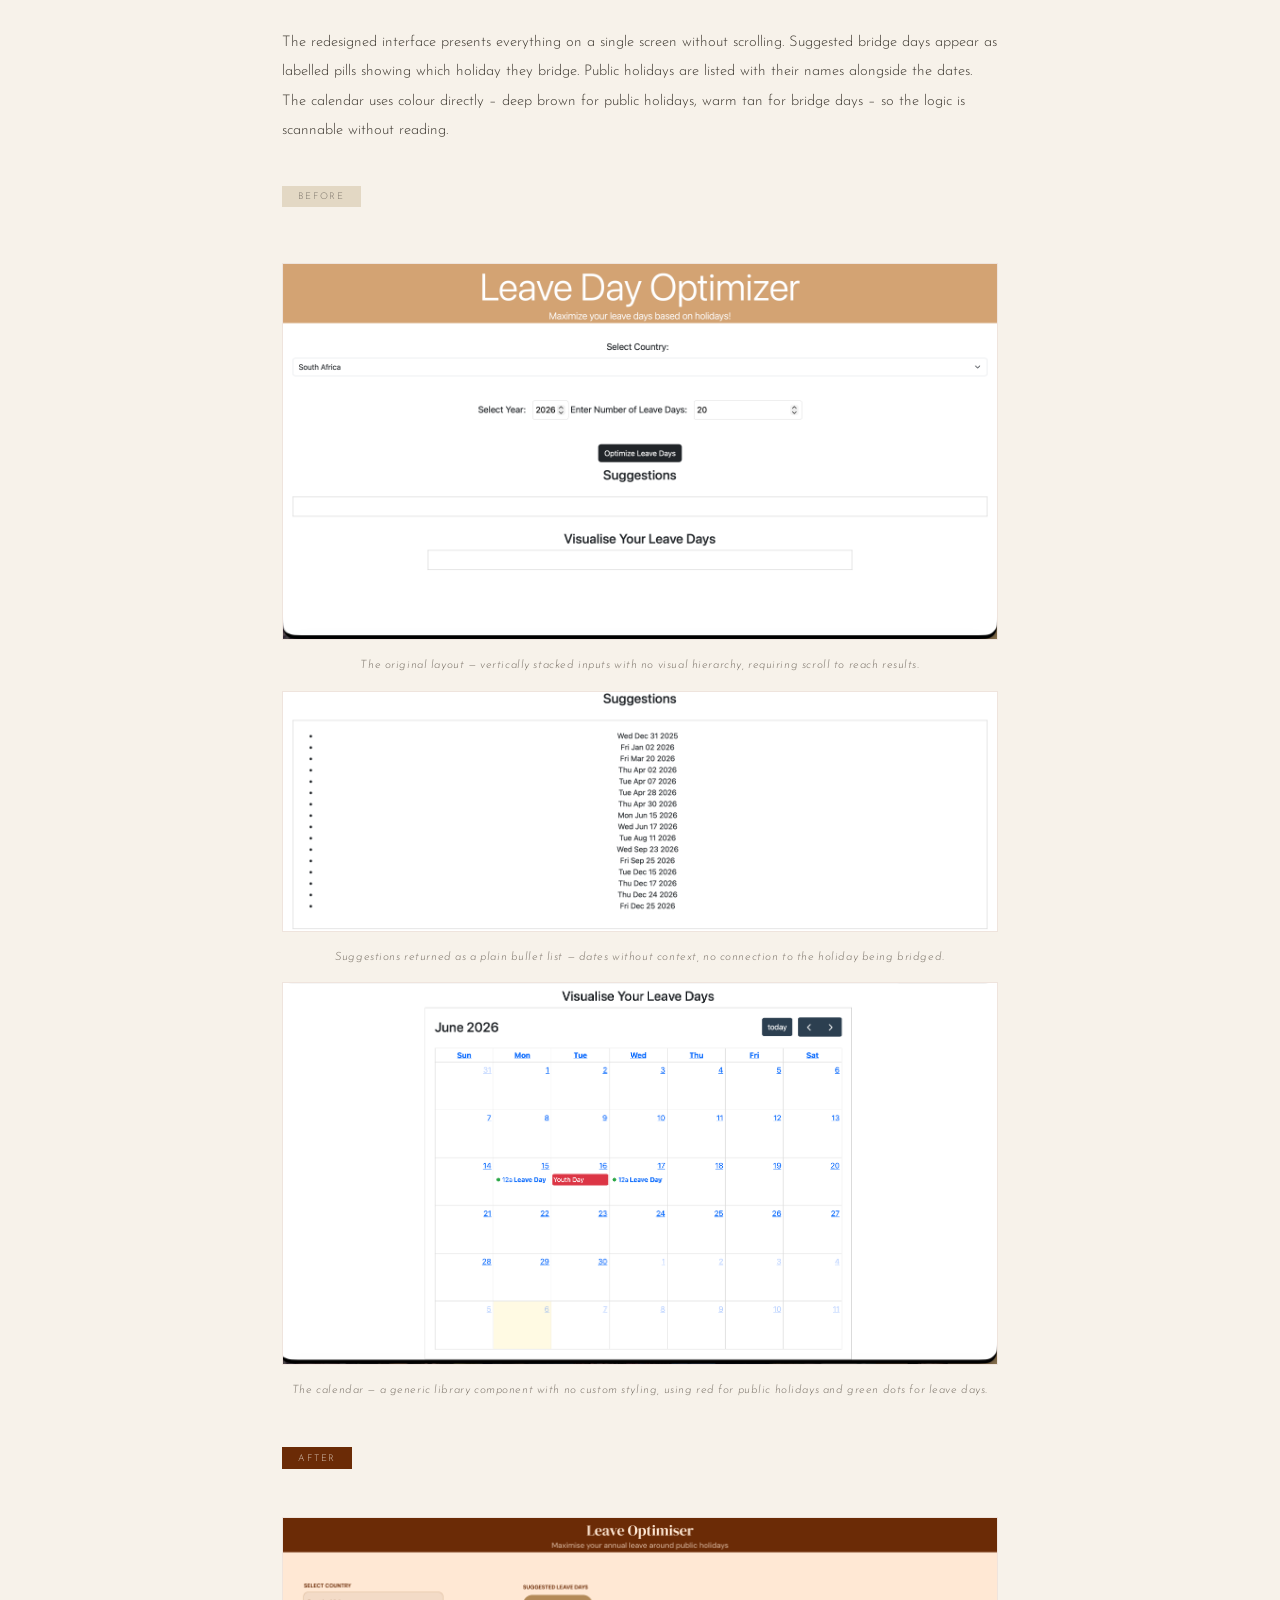
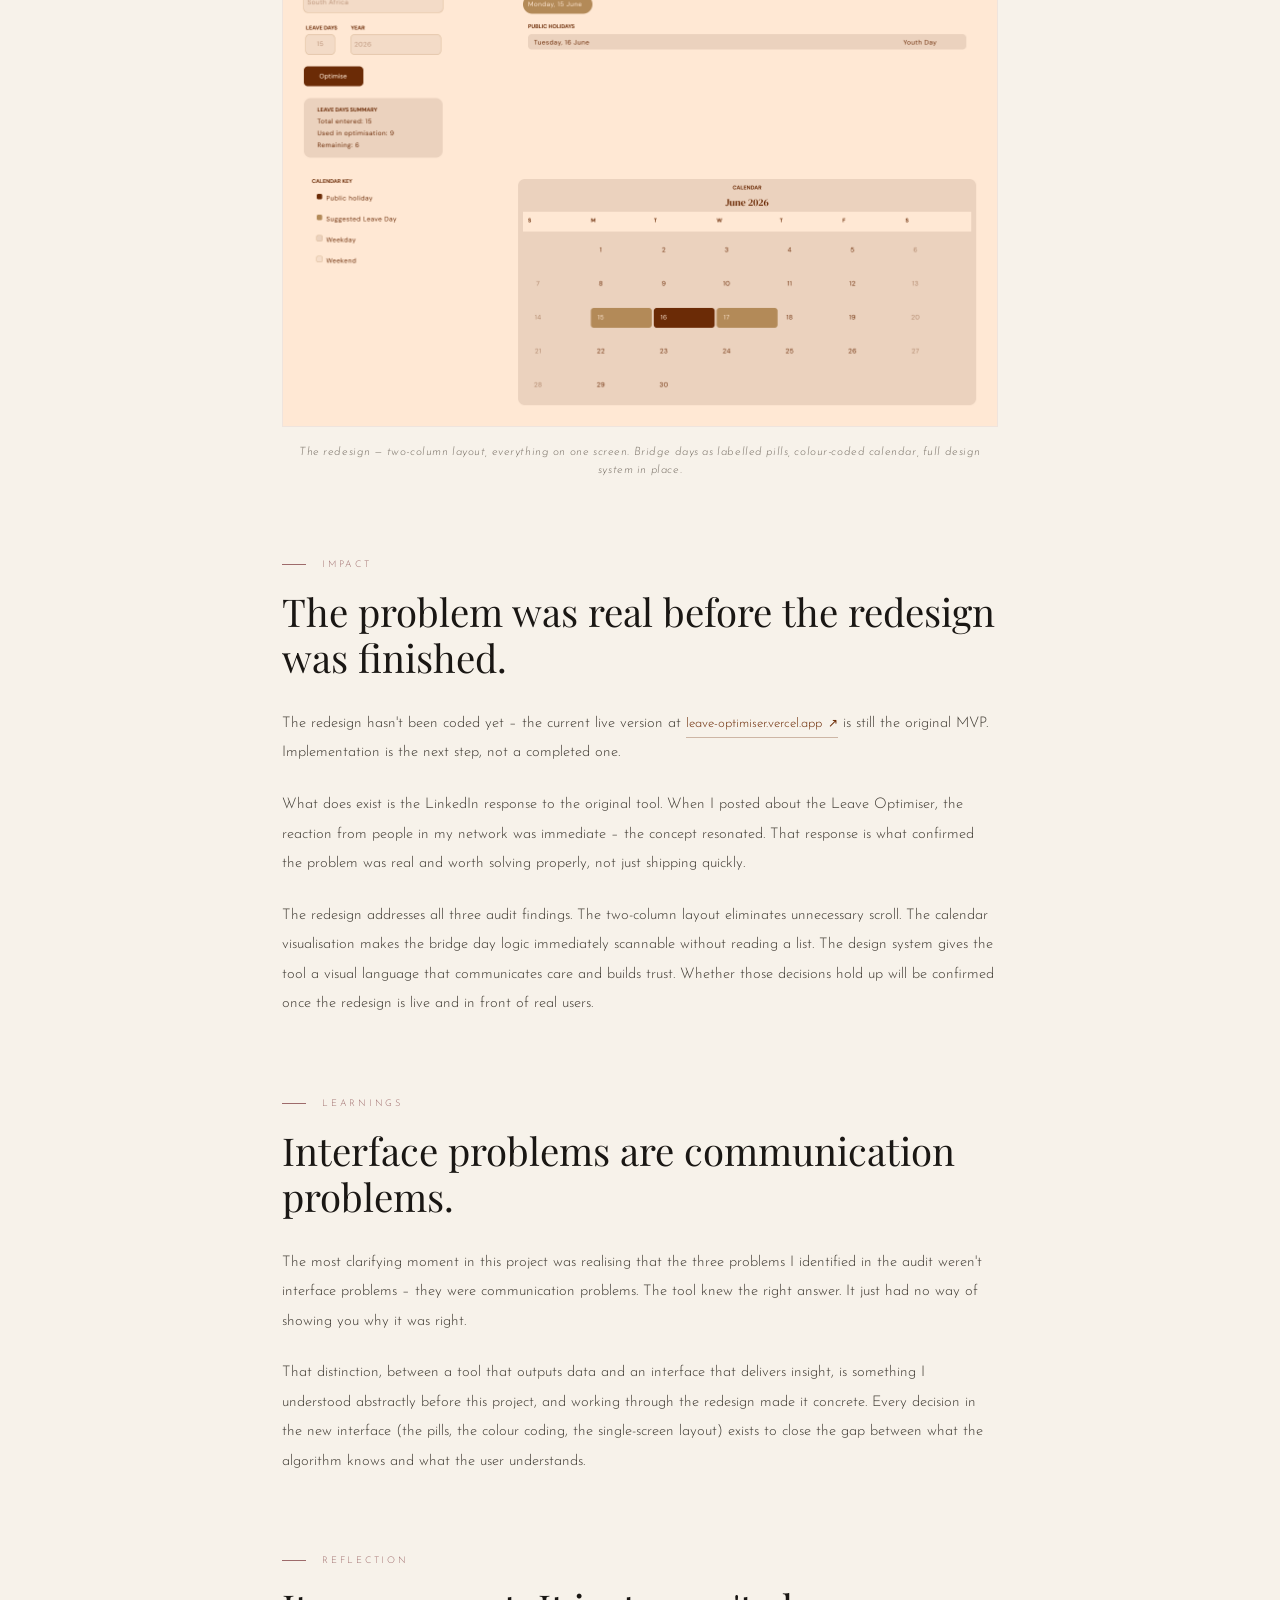
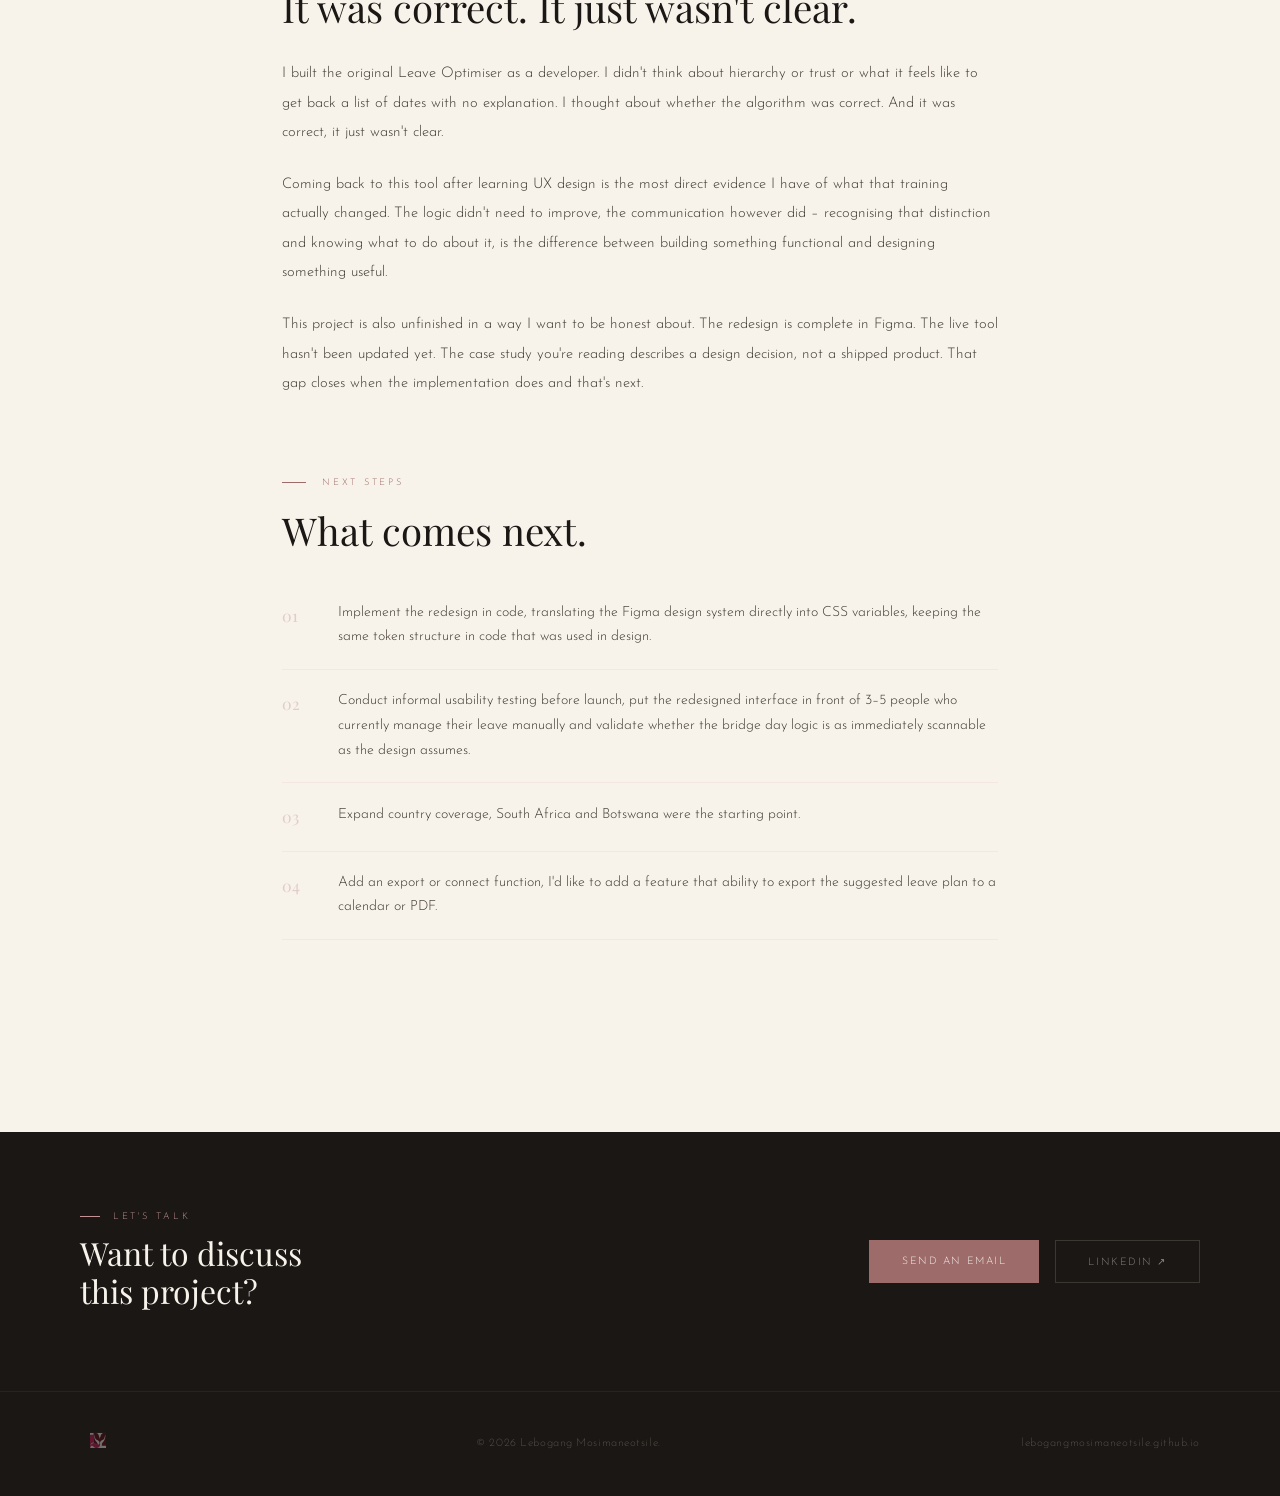
<file: leave-optimiser.html>
<!DOCTYPE html>
<html lang="en">
<head>
<meta charset="UTF-8">
<meta name="viewport" content="width=device-width, initial-scale=1.0">
<title>Leave Optimiser — Lebogang Mosimaneotsile</title>
<link href="https://fonts.googleapis.com/css2?family=Playfair+Display:ital,wght@0,400;0,500;0,700;1,400;1,500&family=Cormorant+Garamond:ital,wght@0,300;0,400;1,300;1,400&family=Josefin+Sans:wght@200;300;400;500&display=swap" rel="stylesheet">
<style>
*, *::before, *::after { margin: 0; padding: 0; box-sizing: border-box; }
:root {
  --cream: #F7F2EA; --cream-2: #EDE5D4; --cream-3: #E3D8C4;
  --ink: #1A1714; --ink-2: #3D3830; --ink-3: #7A7268;
  --rose-solid: #C49494; --rose-dark: #9E6B6B; --rose-deep: #7A4A4A; --rose-blush: #EDD8D8;
  --display: 'Playfair Display', Georgia, serif;
  --italic: 'Cormorant Garamond', Georgia, serif;
  --sans: 'Josefin Sans', sans-serif;
  --lo-primary: #6B2B06; --lo-accent: #B38A58; --lo-surface: #FFE8D4;
}
html { scroll-behavior: smooth; }
body { background: var(--cream); color: var(--ink); font-family: var(--sans); font-weight: 300; overflow-x: hidden; }

nav {
  position: fixed; top: 0; left: 0; right: 0; z-index: 100;
  display: flex; justify-content: space-between; align-items: center;
  padding: 1.8rem 5rem; transition: all 0.4s ease;
}
nav.scrolled {
  background: rgba(247,242,234,0.94); backdrop-filter: blur(12px);
  padding: 1.2rem 5rem; border-bottom: 1px solid rgba(196,148,148,0.15);
}
.nav-logo { text-decoration: none; display: flex; align-items: center; }
.nav-logo img { height: 44px; width: auto; transition: opacity 0.3s ease; }
.nav-logo:hover img { opacity: 0.75; }
.cs-back {
  display: inline-flex; align-items: center; gap: 0.5rem;
  font-family: var(--sans); font-size: 0.62rem; font-weight: 400;
  letter-spacing: 0.2em; text-transform: uppercase;
  color: rgba(255,255,255,0.3); text-decoration: none;
  margin-bottom: 2.5rem; transition: color 0.3s ease;
}
.cs-back:hover { color: rgba(255,255,255,0.7); }
.cs-back::before { content: '←'; margin-right: 0.3rem; }

/* HERO */
.cs-hero {
  min-height: 80vh; display: flex; flex-direction: column; justify-content: flex-end;
  padding: 0 5rem 5rem; position: relative; overflow: hidden;
  background: linear-gradient(160deg, #3D1503 0%, #6B2B06 50%, #4A1E04 100%);
}
.cs-hero::before {
  content: ''; position: absolute; inset: 0;
  background: radial-gradient(ellipse at 75% 30%, rgba(179,138,88,0.12) 0%, transparent 55%);
}
.cs-hero-inner { position: relative; z-index: 1; max-width: 900px; padding-top: 10rem; }
.cs-hero-tag {
  font-size: 0.6rem; letter-spacing: 0.3em; text-transform: uppercase;
  color: rgba(255,255,255,0.3); margin-bottom: 1.5rem;
  display: flex; align-items: center; gap: 1rem;
}
.cs-hero-tag::before { content: ''; width: 30px; height: 1px; background: rgba(255,255,255,0.2); }
.cs-hero-title {
  font-family: var(--display); font-size: clamp(3.5rem, 8vw, 7rem);
  font-weight: 400; color: rgba(247,242,234,0.92); line-height: 1.0; margin-bottom: 0.6rem;
}
.cs-hero-subtitle-line {
  font-family: var(--italic); font-size: clamp(1.2rem, 2.5vw, 2rem);
  font-weight: 300; font-style: italic; color: rgba(247,242,234,0.35);
  margin-bottom: 3rem; line-height: 1.4;
}
.cs-meta {
  display: flex; gap: 4rem; flex-wrap: wrap;
  border-top: 1px solid rgba(255,255,255,0.07); padding-top: 2.5rem;
}
.cs-meta-label { font-size: 0.58rem; letter-spacing: 0.25em; text-transform: uppercase; color: rgba(255,255,255,0.25); margin-bottom: 0.4rem; }
.cs-meta-value { font-size: 0.82rem; color: rgba(247,242,234,0.5); letter-spacing: 0.03em; }

/* BODY */
.cs-body { max-width: 780px; margin: 0 auto; padding: 7rem 2rem; }
.cs-section { margin-bottom: 5rem; }
.cs-section-label {
  font-size: 0.58rem; letter-spacing: 0.3em; text-transform: uppercase;
  color: var(--rose-dark); margin-bottom: 1.2rem;
  display: flex; align-items: center; gap: 1rem;
}
.cs-section-label::before { content: ''; width: 24px; height: 1px; background: var(--rose-dark); }
.cs-section-heading {
  font-family: var(--display); font-size: clamp(1.8rem, 3vw, 2.8rem);
  font-weight: 400; color: var(--ink); line-height: 1.2; margin-bottom: 1.8rem;
}
.cs-prose { font-size: 0.92rem; line-height: 2; color: var(--ink-2); }
.cs-prose p { margin-bottom: 1.4rem; }
.cs-prose p:last-child { margin-bottom: 0; }
.cs-prose strong { font-weight: 500; color: var(--ink); }

/* CALLOUT */
.cs-callout {
  background: var(--cream-2); border-left: 3px solid var(--lo-primary);
  padding: 2rem 2.5rem; margin: 3rem 0;
}
.cs-callout p { font-size: 0.88rem; line-height: 1.85; color: var(--ink-2); margin-bottom: 0.8rem; }
.cs-callout p:last-child { margin-bottom: 0; }
.cs-callout strong { font-weight: 500; color: var(--ink); }

/* AUDIT PROBLEMS */
.problem-list { margin: 2.5rem 0; }
.problem-item {
  padding: 2rem; background: var(--cream-2);
  border: 1px solid rgba(196,148,148,0.2); margin-bottom: 1px;
}
.problem-title {
  font-family: var(--sans); font-size: 0.72rem; font-weight: 500;
  letter-spacing: 0.1em; text-transform: uppercase; color: var(--ink); margin-bottom: 0.8rem;
}
.problem-body { font-size: 0.88rem; line-height: 1.85; color: var(--ink-2); }

/* IMAGES */
.cs-image-block { margin: 2rem 0; }
.cs-image { display: block; width: 100%; height: auto; border: 1px solid rgba(196,148,148,0.15); }
.cs-image-caption {
  margin-top: 1rem; font-size: 0.72rem; letter-spacing: 0.05em;
  color: var(--ink-3); font-style: italic; line-height: 1.6; text-align: center;
}
.cs-image-stack { display: flex; flex-direction: column; gap: 1rem; margin: 2.5rem 0; }
.cs-image-stack-label {
  font-size: 0.58rem; letter-spacing: 0.2em; text-transform: uppercase;
  color: var(--ink-3); margin-bottom: 0.5rem;
}

/* BEFORE/AFTER LABELS */
.ba-section { margin: 2.5rem 0; }
.ba-label-tag {
  display: inline-block; font-size: 0.58rem; letter-spacing: 0.2em;
  text-transform: uppercase; padding: 0.4rem 1rem; margin-bottom: 1rem;
}
.ba-label-tag.before { background: var(--cream-3); color: var(--ink-3); }
.ba-label-tag.after { background: var(--lo-primary); color: rgba(247,242,234,0.8); }

/* DESIGN TOKEN SWATCHES */
.token-grid {
  display: grid; grid-template-columns: repeat(4, 1fr); gap: 1rem; margin: 2.5rem 0;
}
.token-swatch { overflow: hidden; border: 1px solid rgba(196,148,148,0.15); }
.token-colour { height: 60px; }
.token-label { padding: 0.6rem 0.8rem; font-size: 0.62rem; letter-spacing: 0.08em; color: var(--ink-3); background: var(--cream-2); }
.token-name { font-weight: 500; color: var(--ink); display: block; margin-bottom: 0.2rem; }

/* LIVE LINK */
.live-link {
  display: inline-flex; align-items: center; gap: 0.4rem;
  font-family: var(--sans); font-size: 0.82rem;
  color: var(--lo-primary); text-decoration: none;
  border-bottom: 1px solid rgba(107,43,6,0.3);
  transition: border-color 0.3s ease;
}
.live-link:hover { border-color: var(--lo-primary); }
.live-link::after { content: ' ↗'; font-size: 0.75rem; }

/* STEPS */
.steps-list { counter-reset: steps; margin: 1.5rem 0; }
.steps-list li {
  display: flex; gap: 1.5rem; align-items: flex-start;
  padding: 1.2rem 0; border-bottom: 1px solid rgba(196,148,148,0.1);
  font-size: 0.88rem; line-height: 1.75; color: var(--ink-2);
  counter-increment: steps; list-style: none;
}
.steps-list li::before {
  content: counter(steps, decimal-leading-zero);
  font-family: var(--display); font-size: 1rem; font-weight: 400;
  color: rgba(196,148,148,0.4); flex-shrink: 0; padding-top: 0.05rem; min-width: 2rem;
}

/* CONTACT / FOOTER */
.cs-contact {
  background: var(--ink); padding: 5rem;
  display: flex; align-items: center; justify-content: space-between; gap: 3rem; flex-wrap: wrap;
}
.cs-contact-label {
  font-size: 0.58rem; letter-spacing: 0.3em; text-transform: uppercase; color: var(--rose-solid);
  margin-bottom: 0.8rem; display: flex; align-items: center; gap: 0.8rem;
}
.cs-contact-label::before { content: ''; width: 20px; height: 1px; background: var(--rose-solid); }
.cs-contact-heading { font-family: var(--display); font-size: 2rem; font-weight: 400; color: var(--cream); line-height: 1.2; }
.cs-contact-actions { display: flex; gap: 1rem; flex-wrap: wrap; }
.cs-contact-btn {
  display: inline-flex; align-items: center; padding: 0.9rem 2rem;
  font-family: var(--sans); font-size: 0.65rem; letter-spacing: 0.15em;
  text-transform: uppercase; text-decoration: none; transition: all 0.3s ease;
}
.cs-contact-btn.primary { background: var(--rose-dark); color: var(--cream); border: 1px solid var(--rose-dark); }
.cs-contact-btn.primary:hover { background: transparent; color: var(--rose-solid); }
.cs-contact-btn.secondary { background: transparent; color: rgba(247,242,234,0.5); border: 1px solid rgba(247,242,234,0.15); }
.cs-contact-btn.secondary:hover { border-color: var(--rose-solid); color: var(--rose-solid); }

footer {
  background: var(--ink); border-top: 1px solid rgba(255,255,255,0.05);
  padding: 2rem 5rem; display: flex; justify-content: space-between; align-items: center;
}
footer p { font-size: 0.7rem; color: rgba(247,242,234,0.25); letter-spacing: 0.05em; }
footer .footer-logo img { height: 36px; width: auto; opacity: 0.4; transition: opacity 0.3s ease; }
footer .footer-logo:hover img { opacity: 0.7; }
footer .footer-logo { text-decoration: none; }

.reveal { opacity: 0; transform: translateY(24px); transition: opacity 0.8s cubic-bezier(0.16,1,0.3,1), transform 0.8s cubic-bezier(0.16,1,0.3,1); }
.reveal.revealed { opacity: 1; transform: translateY(0); }

@media (max-width: 900px) {
  nav { padding: 1.4rem 2rem; }
  nav.scrolled { padding: 1rem 2rem; }
  .cs-hero { padding: 0 2rem 4rem; }
  .cs-body { padding: 5rem 1.5rem; }
  .token-grid { grid-template-columns: repeat(2, 1fr); }
  .cs-contact { padding: 3rem 2rem; flex-direction: column; }
  footer { flex-direction: column; gap: 1rem; text-align: center; padding: 2rem; }
}
</style>
</head>
<body>

<nav id="nav">
  <a href="index.html" class="nav-logo"><img src="logo.svg" alt="LM"></a>
</nav>

<section class="cs-hero">
  <div class="cs-hero-inner">
    <a href="index.html#work" class="cs-back">All Work</a>
    <p class="cs-hero-tag">UX Audit · UI Design · Personal Project</p>
    <h1 class="cs-hero-title">Leave Optimiser</h1>
    <p class="cs-hero-subtitle-line">Redesigning a tool I built before I knew what design was</p>
    <div class="cs-meta">
      <div class="cs-meta-item">
        <p class="cs-meta-label">Role</p>
        <p class="cs-meta-value">UX Designer · UI Designer · Developer</p>
      </div>
      <div class="cs-meta-item">
        <p class="cs-meta-label">Tools</p>
        <p class="cs-meta-value">Figma · HTML / CSS / JavaScript</p>
      </div>
      <div class="cs-meta-item">
        <p class="cs-meta-label">Status</p>
        <p class="cs-meta-value">Redesign complete — implementation in progress</p>
      </div>
      <div class="cs-meta-item">
        <p class="cs-meta-label">Live Tool</p>
        <p class="cs-meta-value"><a href="https://leave-optimiser.vercel.app" target="_blank" style="color: rgba(247,242,234,0.5); text-decoration: none; border-bottom: 1px solid rgba(247,242,234,0.2);">leave-optimiser.vercel.app ↗</a></p>
      </div>
    </div>
  </div>
</section>

<div class="cs-body">

  <!-- OVERVIEW -->
  <div class="cs-section reveal">
    <p class="cs-section-label">Overview</p>
    <h2 class="cs-section-heading">It started with an Instagram story.</h2>
    <div class="cs-prose">
      <p>The Leave Optimiser started with an Instagram story. A friend posted a list of Botswana's public holidays for the year with notes on how to strategically place leave days around them to create longer breaks. It was genuinely useful, and it was going to disappear in 24 hours. So I built a tool instead.</p>
      <p>The MVP covered both Botswana and South Africa, recognising that the problem wasn't unique to one country. The Leave Optimiser lets you select your country, input your remaining leave days, and get back a list of the best dates to take off based on proximity to public holidays with a calendar visualisation to help you plan.</p>
      <p>Two years after coding the MVP, I came back to it with UX training behind me. What I found was a tool that worked and an experience that didn't.</p>
    </div>
  </div>

  <!-- WORKING HYPOTHESIS -->
  <div class="cs-section reveal">
    <p class="cs-section-label">Working Hypothesis</p>
    <h2 class="cs-section-heading">I assumed the problems were cosmetic.</h2>
    <div class="cs-callout">
      <p>The assumption going into the redesign was that the problems were cosmetic – a colour pass, better typography, tidier spacing. What the audit revealed was that they were structural. The layout, the output format, and the absence of any visual language were each independently undermining the tool's usefulness. A cosmetic fix would have solved none of them.</p>
    </div>
  </div>

  <!-- THE PROBLEM -->
  <div class="cs-section reveal">
    <p class="cs-section-label">The Problem</p>
    <h2 class="cs-section-heading">Three problems. Each structural.</h2>

    <div class="problem-list">
      <div class="problem-item">
        <p class="problem-title">The layout worked against the user</p>
        <p class="problem-body">Inputs were stacked vertically, creating unnecessary scroll and making the form feel heavier than it needed to be for something rather simple.</p>
      </div>
      <div class="problem-item">
        <p class="problem-title">The results were data, not insight</p>
        <p class="problem-body">The tool returned a plain bullet list of dates – no context, no visual anchor, no connection between the suggested day and the holiday it was bridging. A user had to do the interpretation themselves.</p>
      </div>
      <div class="problem-item">
        <p class="problem-title">There was no design language</p>
        <p class="problem-body">No colour intentionality, no typographic hierarchy, nothing that communicated the tool had been built with care. For a planning tool, trust is a design problem. The original UI didn't earn it.</p>
      </div>
    </div>
  </div>

  <!-- THE PROCESS -->
  <div class="cs-section reveal">
    <p class="cs-section-label">The Process</p>
    <h2 class="cs-section-heading">System first. Screens second.</h2>
    <div class="cs-prose">
      <p>Before touching a single hi-fi screen, I built the design system from scratch. This meant defining everything as Figma Variables rather than static values – 8 colour tokens, 8 spacing and radius values, and 6 text styles. The goal was a system where changing one value would update every component that used it, rather than hunting through screens manually.</p>
      <p>The colour palette came from deliberate emotional intent. I wanted the tool to feel grounding and serene, the opposite of the anxiety most people feel about annual leave running out. The terracotta and sand tones carry warmth without urgency. With the palette defined as roles – primary, accent, surface, background – rather than just hex codes, every design decision had a clear rationale behind it.</p>
      <p>Components were built before screens. Buttons in three states (default, hover, disabled), input fields in two states (default, focused), and calendar day cells in four states (weekday, weekend, public holiday, suggested leave day/bridge days) – all as Figma component sets with named variants. This meant the hi-fi screen was assembled from a library of decisions already made, not a collection of one-off elements.</p>
    </div>

    <div class="token-grid">
      <div class="token-swatch">
        <div class="token-colour" style="background: #6B2B06;"></div>
        <div class="token-label"><span class="token-name">Primary</span>#6B2B06</div>
      </div>
      <div class="token-swatch">
        <div class="token-colour" style="background: #B38A58;"></div>
        <div class="token-label"><span class="token-name">Accent</span>#B38A58</div>
      </div>
      <div class="token-swatch">
        <div class="token-colour" style="background: #FFE8D4;"></div>
        <div class="token-label"><span class="token-name">Surface</span>#FFE8D4</div>
      </div>
      <div class="token-swatch">
        <div class="token-colour" style="background: #F7F2EA; border-bottom: 1px solid rgba(196,148,148,0.2);"></div>
        <div class="token-label"><span class="token-name">Background</span>#F7F2EA</div>
      </div>
    </div>
  </div>

  <!-- BEFORE & AFTER -->
  <div class="cs-section reveal">
    <p class="cs-section-label">Before &amp; After</p>
    <h2 class="cs-section-heading">Same logic. Better experience.</h2>
    <div class="cs-prose" style="margin-bottom: 2.5rem;">
      <p>The original tool was functional but gave no visual cues about priority, context, or hierarchy. Suggestions appeared as a plain bulleted list. The calendar was a generic library component with no custom styling. The layout required scrolling to see results.</p>
      <p>The redesigned interface presents everything on a single screen without scrolling. Suggested bridge days appear as labelled pills showing which holiday they bridge. Public holidays are listed with their names alongside the dates. The calendar uses colour directly – deep brown for public holidays, warm tan for bridge days – so the logic is scannable without reading.</p>
    </div>

    <div class="ba-section">
      <span class="ba-label-tag before">Before</span>
      <div class="cs-image-stack">
        <div class="cs-image-block" style="margin: 0;">
          <img src="lo-before-layout.png" alt="Original Leave Optimiser — layout and inputs" class="cs-image">
          <p class="cs-image-caption">The original layout — vertically stacked inputs with no visual hierarchy, requiring scroll to reach results.</p>
        </div>
        <div class="cs-image-block" style="margin: 0;">
          <img src="lo-before-suggestions.png" alt="Original Leave Optimiser — plain bullet list of suggested dates" class="cs-image">
          <p class="cs-image-caption">Suggestions returned as a plain bullet list — dates without context, no connection to the holiday being bridged.</p>
        </div>
        <div class="cs-image-block" style="margin: 0;">
          <img src="lo-before-calendar.png" alt="Original Leave Optimiser — generic library calendar" class="cs-image">
          <p class="cs-image-caption">The calendar — a generic library component with no custom styling, using red for public holidays and green dots for leave days.</p>
        </div>
      </div>
    </div>

    <div class="ba-section" style="margin-top: 3rem;">
      <span class="ba-label-tag after">After</span>
      <div class="cs-image-block">
        <img src="lo-after.png" alt="Redesigned Leave Optimiser — Figma hi-fi screen" class="cs-image">
        <p class="cs-image-caption">The redesign — two-column layout, everything on one screen. Bridge days as labelled pills, colour-coded calendar, full design system in place.</p>
      </div>
    </div>
  </div>

  <!-- IMPACT -->
  <div class="cs-section reveal">
    <p class="cs-section-label">Impact</p>
    <h2 class="cs-section-heading">The problem was real before the redesign was finished.</h2>
    <div class="cs-prose">
      <p>The redesign hasn't been coded yet – the current live version at <a href="https://leave-optimiser.vercel.app" target="_blank" class="live-link">leave-optimiser.vercel.app</a> is still the original MVP. Implementation is the next step, not a completed one.</p>
      <p>What does exist is the LinkedIn response to the original tool. When I posted about the Leave Optimiser, the reaction from people in my network was immediate – the concept resonated. That response is what confirmed the problem was real and worth solving properly, not just shipping quickly.</p>
      <p>The redesign addresses all three audit findings. The two-column layout eliminates unnecessary scroll. The calendar visualisation makes the bridge day logic immediately scannable without reading a list. The design system gives the tool a visual language that communicates care and builds trust. Whether those decisions hold up will be confirmed once the redesign is live and in front of real users.</p>
    </div>
  </div>

  <!-- LEARNINGS -->
  <div class="cs-section reveal">
    <p class="cs-section-label">Learnings</p>
    <h2 class="cs-section-heading">Interface problems are communication problems.</h2>
    <div class="cs-prose">
      <p>The most clarifying moment in this project was realising that the three problems I identified in the audit weren't interface problems – they were communication problems. The tool knew the right answer. It just had no way of showing you why it was right.</p>
      <p>That distinction, between a tool that outputs data and an interface that delivers insight, is something I understood abstractly before this project, and working through the redesign made it concrete. Every decision in the new interface (the pills, the colour coding, the single-screen layout) exists to close the gap between what the algorithm knows and what the user understands.</p>
    </div>
  </div>

  <!-- REFLECTION -->
  <div class="cs-section reveal">
    <p class="cs-section-label">Reflection</p>
    <h2 class="cs-section-heading">It was correct. It just wasn't clear.</h2>
    <div class="cs-prose">
      <p>I built the original Leave Optimiser as a developer. I didn't think about hierarchy or trust or what it feels like to get back a list of dates with no explanation. I thought about whether the algorithm was correct. And it was correct, it just wasn't clear.</p>
      <p>Coming back to this tool after learning UX design is the most direct evidence I have of what that training actually changed. The logic didn't need to improve, the communication however did – recognising that distinction and knowing what to do about it, is the difference between building something functional and designing something useful.</p>
      <p>This project is also unfinished in a way I want to be honest about. The redesign is complete in Figma. The live tool hasn't been updated yet. The case study you're reading describes a design decision, not a shipped product. That gap closes when the implementation does and that's next.</p>
    </div>
  </div>

  <!-- NEXT STEPS -->
  <div class="cs-section reveal">
    <p class="cs-section-label">Next Steps</p>
    <h2 class="cs-section-heading">What comes next.</h2>
    <ol class="steps-list">
      <li>Implement the redesign in code, translating the Figma design system directly into CSS variables, keeping the same token structure in code that was used in design.</li>
      <li>Conduct informal usability testing before launch, put the redesigned interface in front of 3–5 people who currently manage their leave manually and validate whether the bridge day logic is as immediately scannable as the design assumes.</li>
      <li>Expand country coverage, South Africa and Botswana were the starting point.</li>
      <li>Add an export or connect function, I'd like to add a feature that ability to export the suggested leave plan to a calendar or PDF.</li>
    </ol>
  </div>

</div>

<div class="cs-contact">
  <div class="cs-contact-text">
    <p class="cs-contact-label">Let's talk</p>
    <h2 class="cs-contact-heading">Want to discuss<br>this project?</h2>
  </div>
  <div class="cs-contact-actions">
    <a href="mailto:lebogangmosimaneotsile@gmail.com" class="cs-contact-btn primary">Send an Email</a>
    <a href="https://www.linkedin.com/in/lebogangmosimaneotsile/" target="_blank" class="cs-contact-btn secondary">LinkedIn ↗</a>
  </div>
</div>

<footer>
  <a href="index.html" class="footer-logo"><img src="logo.svg" alt="LM"></a>
  <p>© 2026 Lebogang Mosimaneotsile.</p>
  <p>lebogangmosimaneotsile.github.io</p>
</footer>

<script>
const nav = document.getElementById('nav');
window.addEventListener('scroll', () => nav.classList.toggle('scrolled', window.scrollY > 50));

const reveals = document.querySelectorAll('.reveal');
const ro = new IntersectionObserver((entries) => {
  entries.forEach(e => { if (e.isIntersecting) { e.target.classList.add('revealed'); ro.unobserve(e.target); } });
}, { rootMargin: '0px 0px -60px 0px' });
reveals.forEach(el => ro.observe(el));
window.addEventListener('load', () => {
  reveals.forEach(el => { if (el.getBoundingClientRect().top < window.innerHeight) el.classList.add('revealed'); });
});
</script>
</body>
</html>
</file>
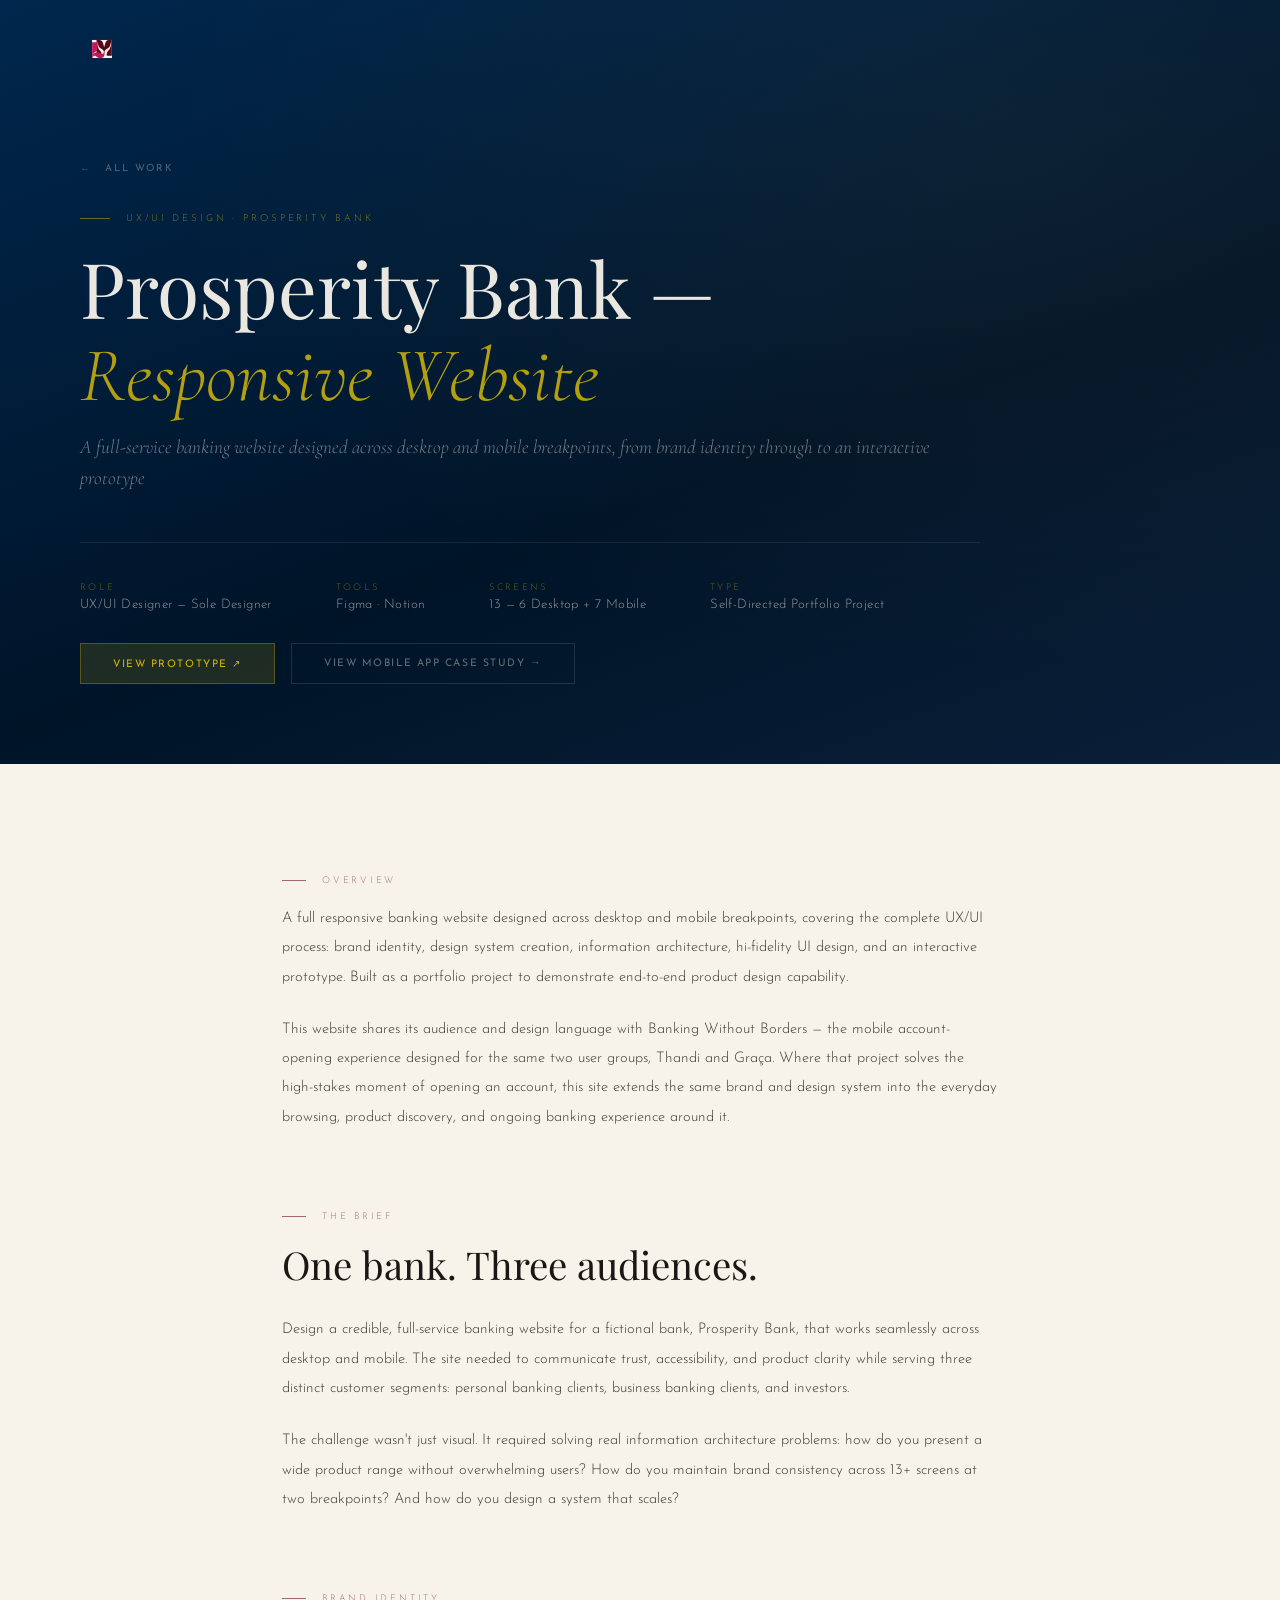
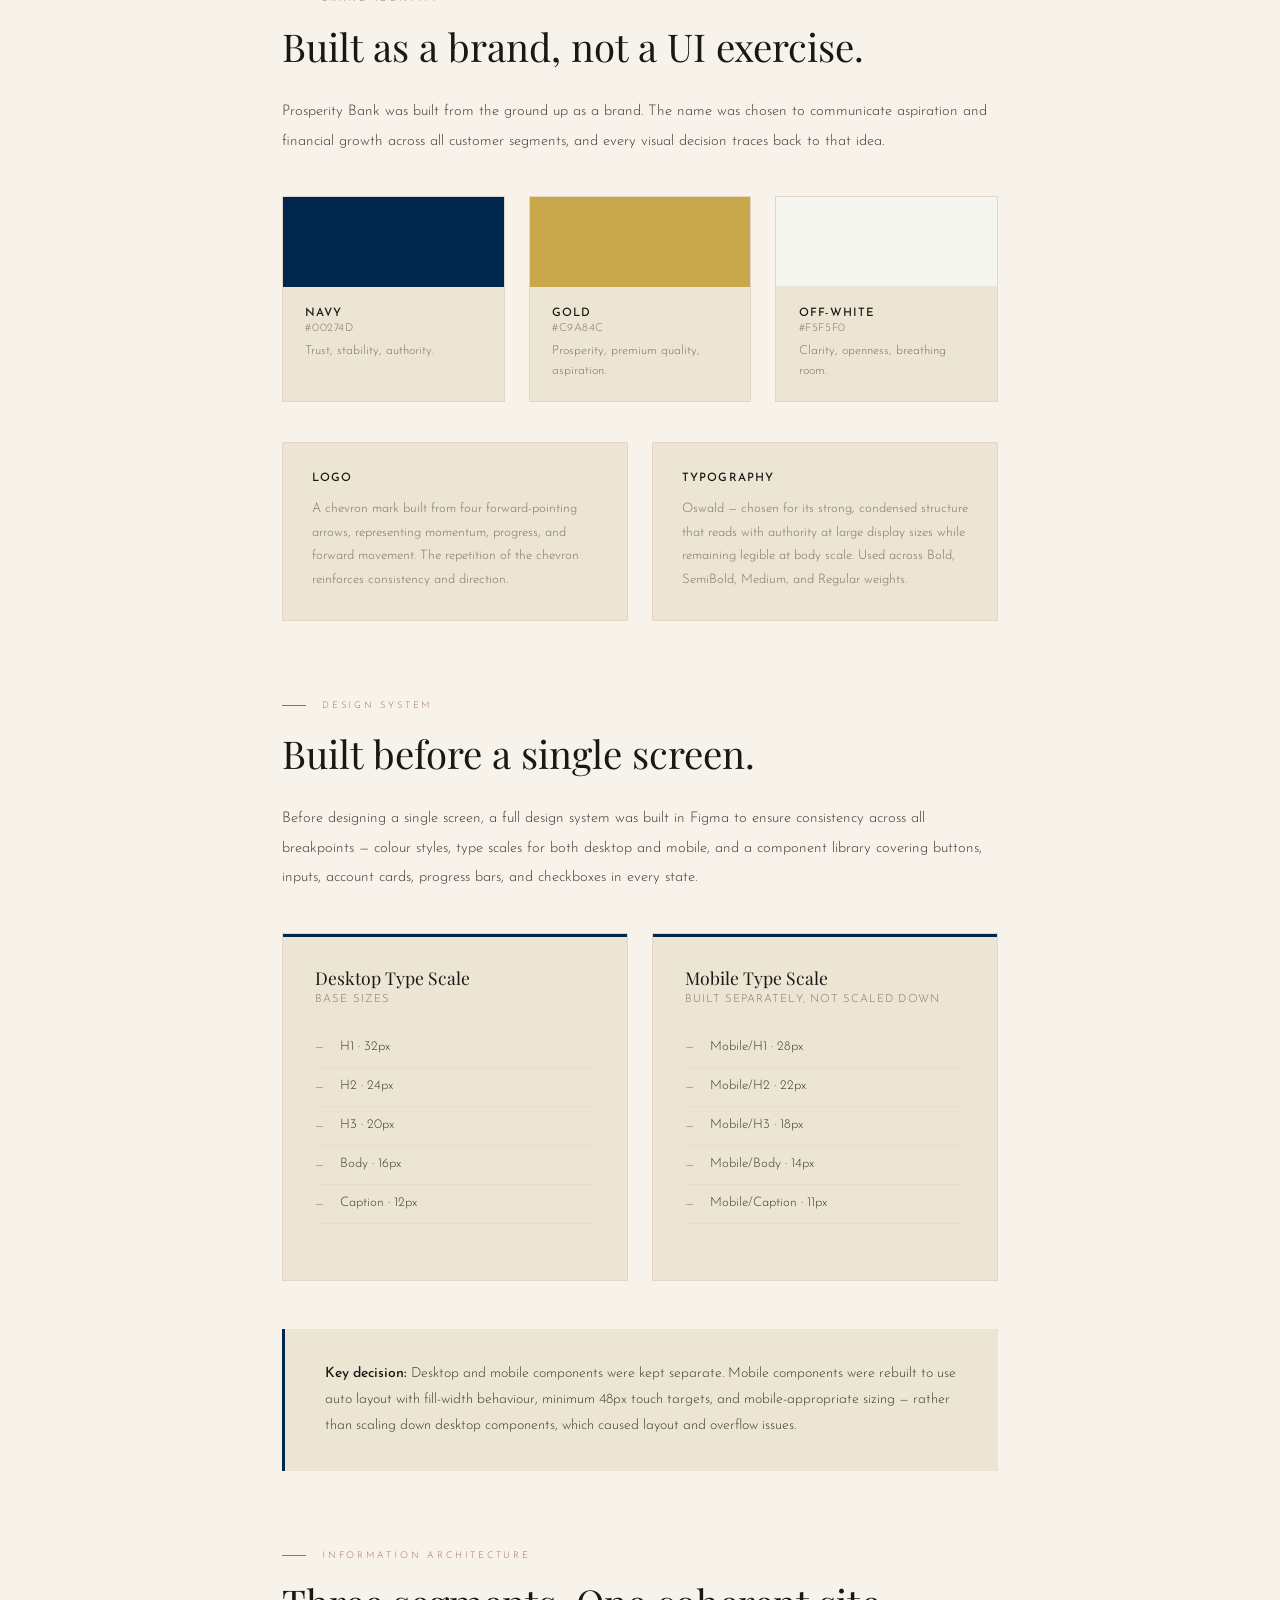
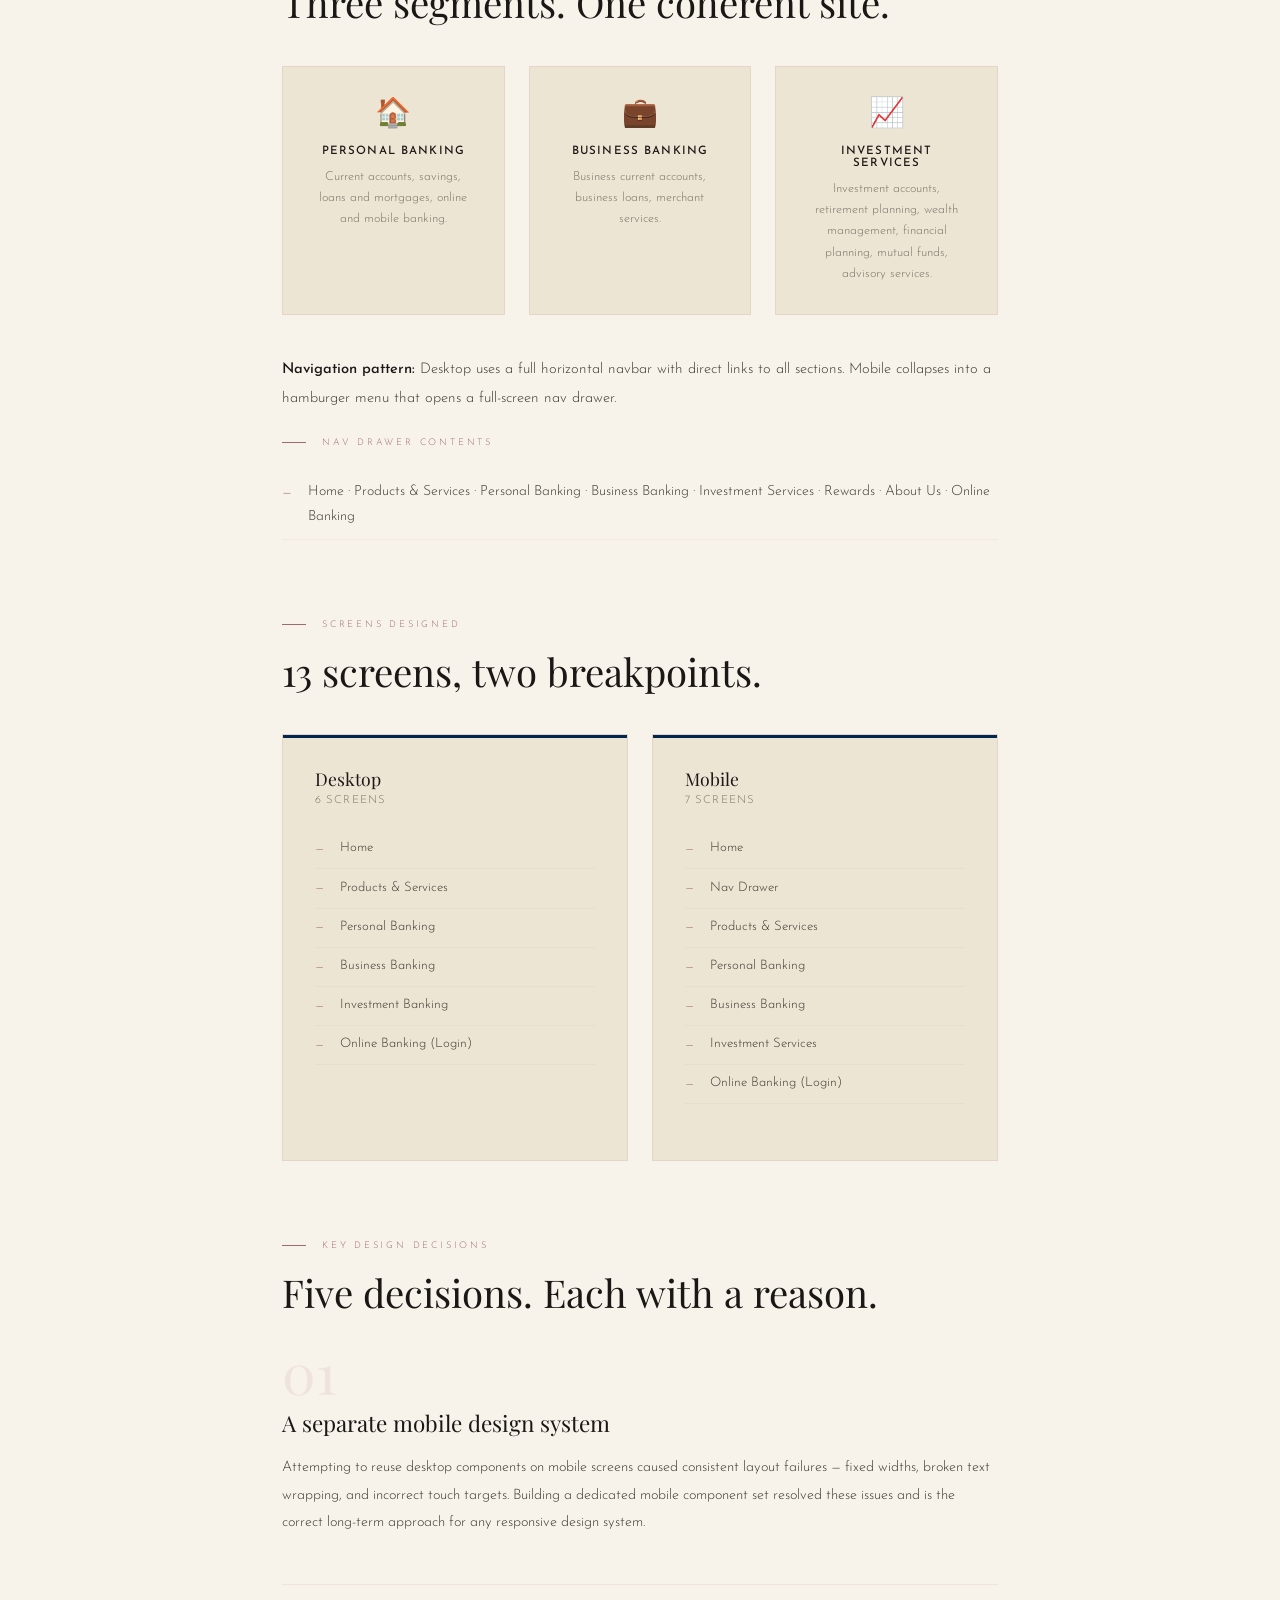
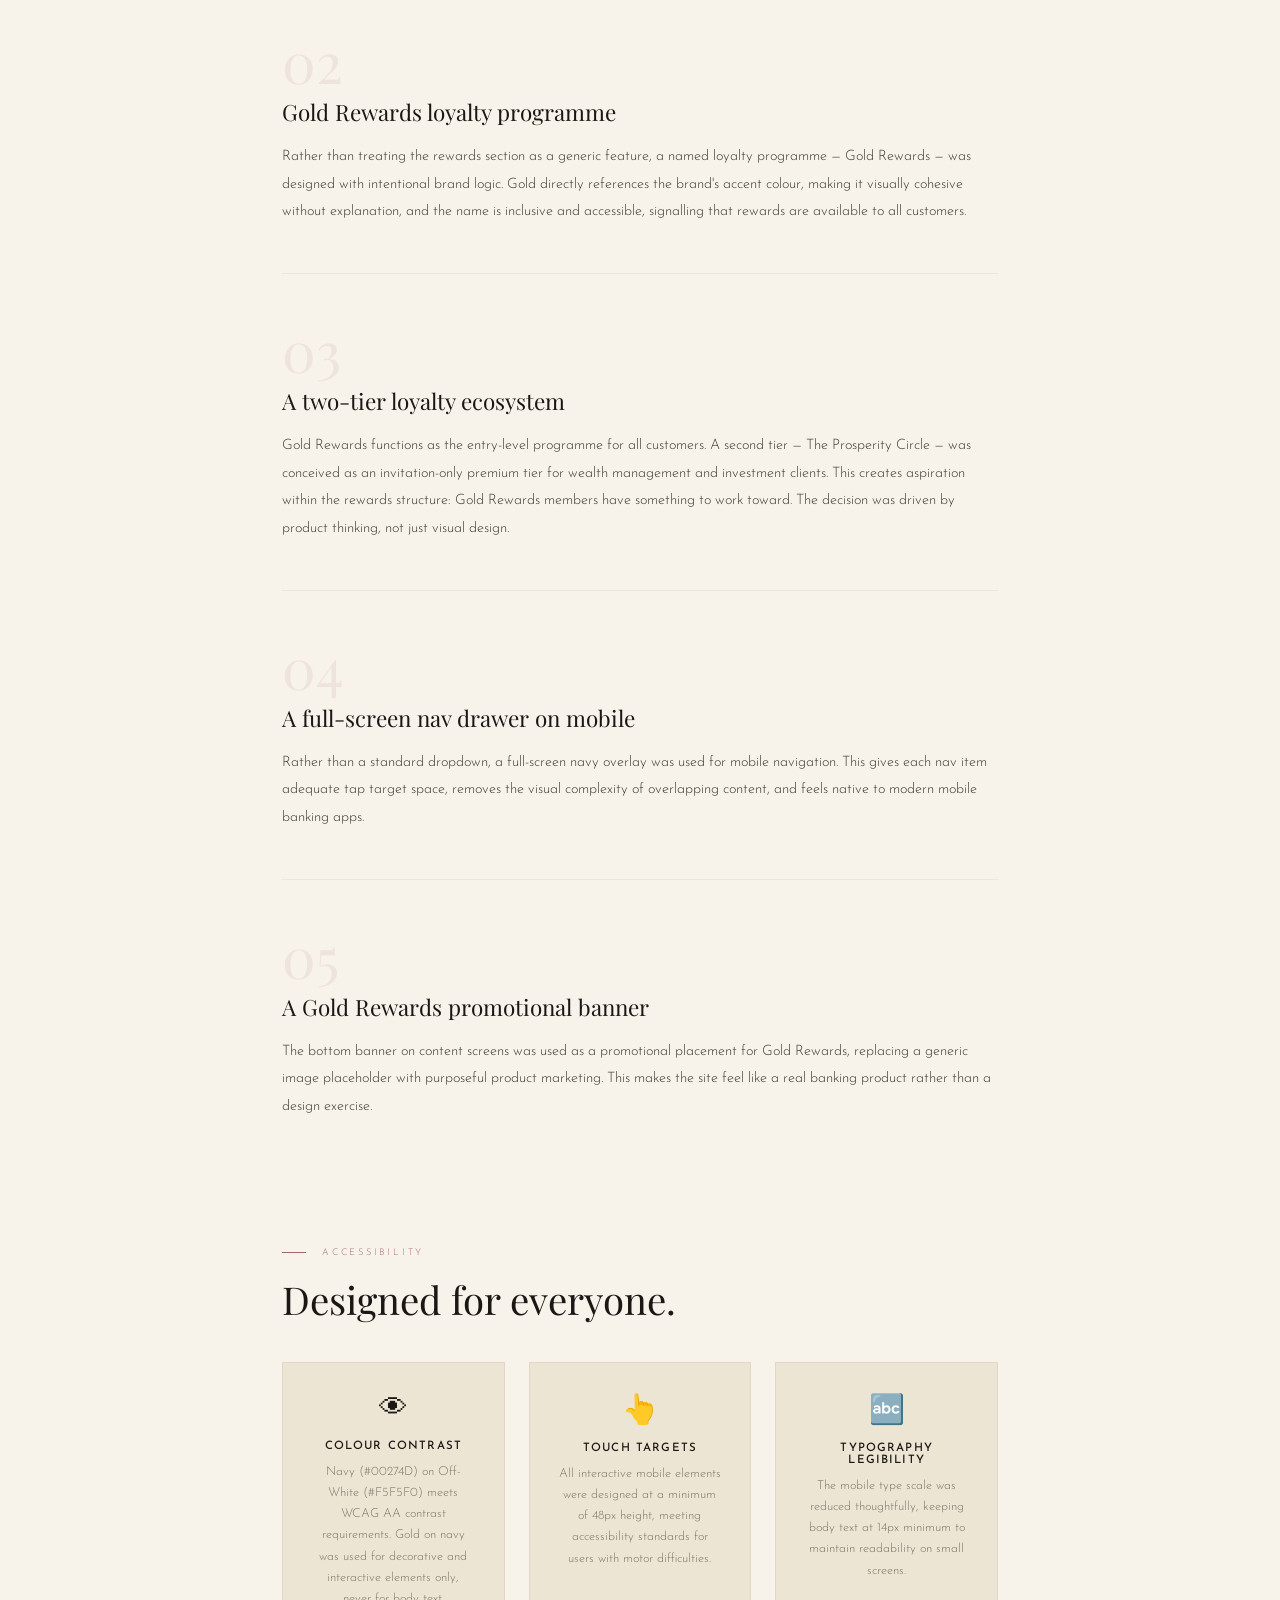
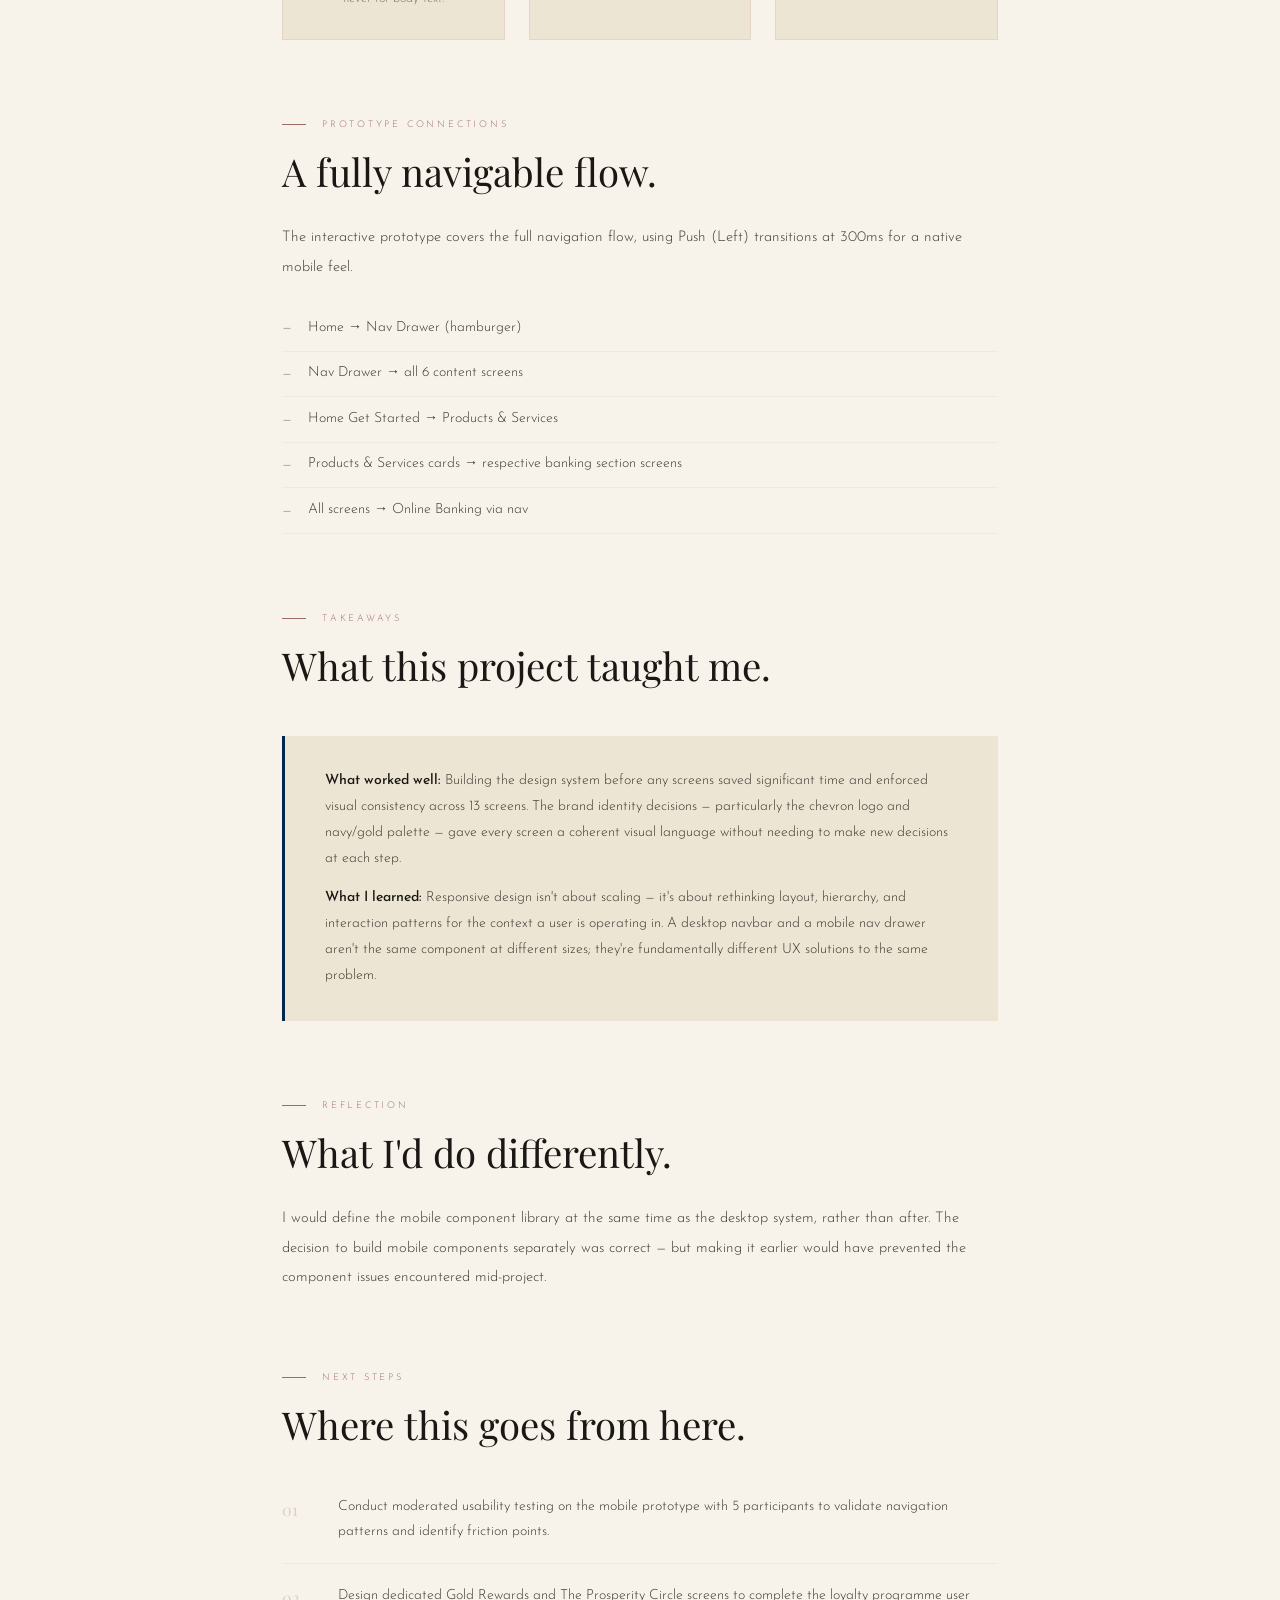
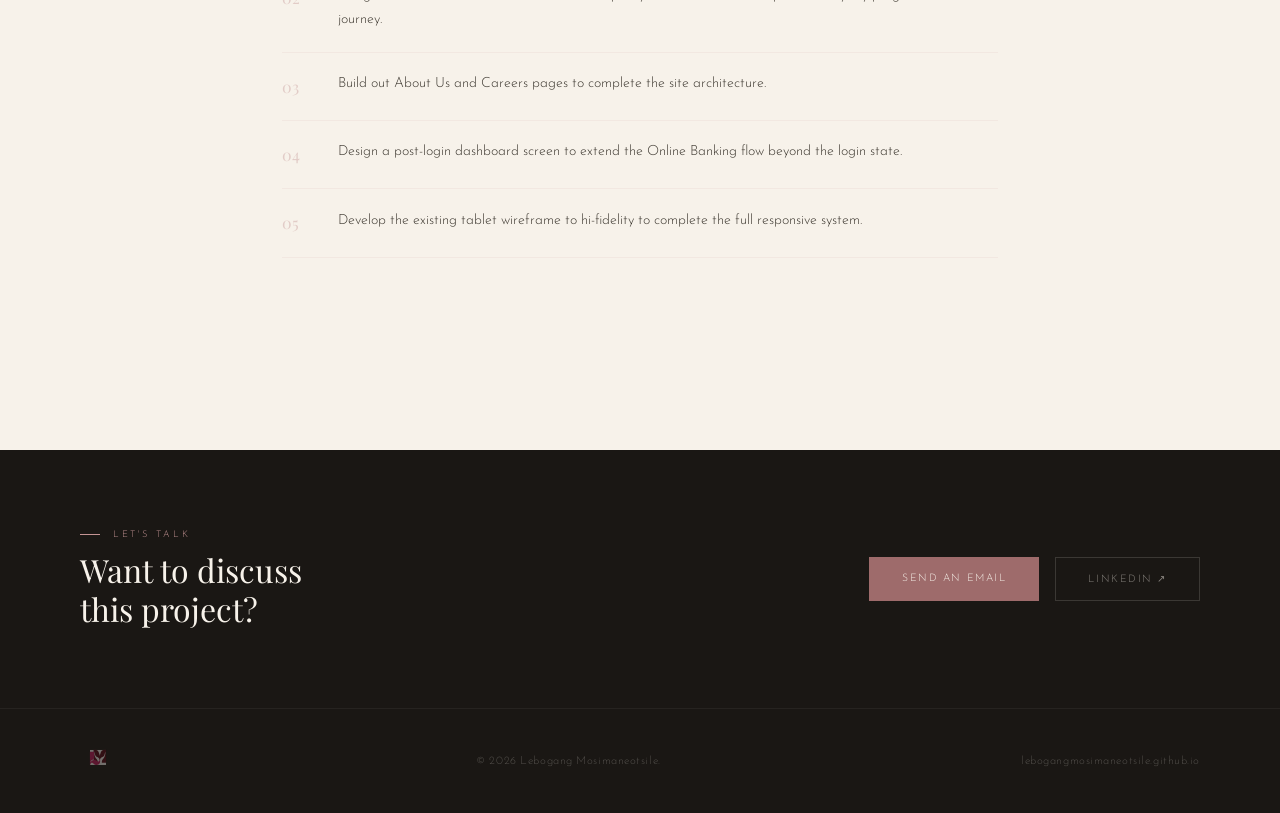
<file: prosperity-bank-website.html>
<!DOCTYPE html>
<html lang="en">
<head>
<meta charset="UTF-8">
<meta name="viewport" content="width=device-width, initial-scale=1.0">
<title>Prosperity Bank — Lebogang Mosimaneotsile</title>
<link href="https://fonts.googleapis.com/css2?family=Playfair+Display:ital,wght@0,400;0,500;0,700;1,400;1,500&family=Cormorant+Garamond:ital,wght@0,300;0,400;1,300;1,400&family=Josefin+Sans:wght@200;300;400;500&display=swap" rel="stylesheet">
<style>
*, *::before, *::after { margin: 0; padding: 0; box-sizing: border-box; }
:root {
  --cream: #F7F2EA;
  --cream-2: #EDE5D4;
  --cream-3: #E3D8C4;
  --ink: #1A1714;
  --ink-2: #3D3830;
  --ink-3: #7A7268;
  --rose-solid: #C49494;
  --rose-dark: #9E6B6B;
  --rose-deep: #7A4A4A;
  --rose-blush: #EDD8D8;
  --display: 'Playfair Display', Georgia, serif;
  --italic: 'Cormorant Garamond', Georgia, serif;
  --sans: 'Josefin Sans', sans-serif;
  --navy: #00274D;
  --gold: #C9A84C;
}
html { scroll-behavior: smooth; }
body { background: var(--cream); color: var(--ink); font-family: var(--sans); font-weight: 300; overflow-x: hidden; }

/* NAV */
nav {
  position: fixed; top: 0; left: 0; right: 0; z-index: 100;
  display: flex; justify-content: space-between; align-items: center;
  padding: 1.8rem 5rem;
  transition: all 0.4s ease;
}
nav.scrolled {
  background: rgba(247,242,234,0.94); backdrop-filter: blur(12px);
  padding: 1.2rem 5rem;
  border-bottom: 1px solid rgba(196,148,148,0.15);
}
.nav-logo { text-decoration: none; display: flex; align-items: center; }
.nav-logo img { height: 44px; width: auto; transition: opacity 0.3s ease; }
.nav-logo:hover img { opacity: 0.75; }
.cs-back {
  display: inline-flex; align-items: center; gap: 0.5rem;
  font-family: var(--sans); font-size: 0.62rem; font-weight: 400;
  letter-spacing: 0.2em; text-transform: uppercase;
  color: rgba(255,255,255,0.3); text-decoration: none;
  margin-bottom: 2.5rem; transition: color 0.3s ease;
}
.cs-back:hover { color: rgba(255,255,255,0.7); }
.cs-back::before { content: '←'; margin-right: 0.3rem; }

/* HERO */
.cs-hero {
  min-height: 80vh; display: flex; flex-direction: column;
  justify-content: flex-end; padding: 0 5rem 5rem;
  position: relative; overflow: hidden;
  background: linear-gradient(160deg, #00274D 0%, #001428 60%, #0a1f38 100%);
}
.cs-hero::before {
  content: ''; position: absolute; inset: 0;
  background: radial-gradient(ellipse at 80% 20%, rgba(201,168,76,0.06) 0%, transparent 60%);
}
.cs-hero-inner { position: relative; z-index: 1; max-width: 900px; padding-top: 10rem; }
.cs-hero-tag {
  font-size: 0.6rem; letter-spacing: 0.3em; text-transform: uppercase;
  color: rgba(255,215,0,0.5); margin-bottom: 1.5rem;
  display: flex; align-items: center; gap: 1rem;
}
.cs-hero-tag::before { content: ''; width: 30px; height: 1px; background: rgba(255,215,0,0.4); }
.cs-hero-title {
  font-family: var(--display); font-size: clamp(2.8rem, 6vw, 5.5rem);
  font-weight: 400; color: rgba(247,242,234,0.95);
  line-height: 1.05; margin-bottom: 1rem;
}
.cs-hero-title em {
  font-family: var(--italic); font-style: italic;
  font-weight: 300; color: rgba(255,215,0,0.7);
}
.cs-hero-subtitle {
  font-family: var(--italic); font-size: 1.2rem;
  font-weight: 300; font-style: italic;
  color: rgba(247,242,234,0.45); margin-bottom: 3rem; line-height: 1.6;
}
.cs-meta {
  display: flex; gap: 4rem; flex-wrap: wrap;
  border-top: 1px solid rgba(255,255,255,0.08);
  padding-top: 2.5rem;
}
.cs-meta-item {}
.cs-meta-label {
  font-size: 0.58rem; letter-spacing: 0.25em; text-transform: uppercase;
  color: rgba(255,215,0,0.4); margin-bottom: 0.4rem;
}
.cs-meta-value { font-size: 0.82rem; color: rgba(247,242,234,0.6); letter-spacing: 0.03em; }
.cs-hero-action {
  margin-top: 2rem; display: flex; gap: 1rem; flex-wrap: wrap;
}
.cs-btn {
  display: inline-flex; align-items: center; gap: 0.5rem;
  padding: 0.8rem 2rem;
  font-family: var(--sans); font-size: 0.65rem;
  font-weight: 400; letter-spacing: 0.15em; text-transform: uppercase;
  text-decoration: none; transition: all 0.3s ease;
}
.cs-btn-primary { background: rgba(255,215,0,0.12); color: rgba(255,215,0,0.8); border: 1px solid rgba(255,215,0,0.25); }
.cs-btn-primary:hover { background: rgba(255,215,0,0.2); border-color: rgba(255,215,0,0.5); }
.cs-btn-ghost { background: transparent; color: rgba(247,242,234,0.4); border: 1px solid rgba(247,242,234,0.12); }
.cs-btn-ghost:hover { border-color: rgba(247,242,234,0.3); color: rgba(247,242,234,0.7); }

/* BODY */
.cs-body { max-width: 780px; margin: 0 auto; padding: 7rem 2rem; }
.cs-body-wide { max-width: 1100px; margin: 0 auto; padding: 0 2rem 7rem; }

.cs-section { margin-bottom: 5rem; }
.cs-section-label {
  font-size: 0.58rem; letter-spacing: 0.3em; text-transform: uppercase;
  color: var(--rose-dark); margin-bottom: 1.2rem;
  display: flex; align-items: center; gap: 1rem;
}
.cs-section-label::before { content: ''; width: 24px; height: 1px; background: var(--rose-dark); }
.cs-section-heading {
  font-family: var(--display); font-size: clamp(1.8rem, 3vw, 2.8rem);
  font-weight: 400; color: var(--ink); line-height: 1.2; margin-bottom: 1.8rem;
}
.cs-prose {
  font-size: 0.92rem; line-height: 2; color: var(--ink-2);
}
.cs-prose p { margin-bottom: 1.4rem; }
.cs-prose p:last-child { margin-bottom: 0; }
.cs-prose strong { font-weight: 500; color: var(--ink); }

/* CALLOUT */
.cs-callout {
  background: var(--cream-2); border-left: 3px solid var(--navy);
  padding: 2rem 2.5rem; margin: 3rem 0;
}
.cs-callout p { font-size: 0.88rem; line-height: 1.85; color: var(--ink-2); margin-bottom: 0.8rem; }
.cs-callout p:last-child { margin-bottom: 0; }
.cs-callout strong { font-weight: 500; color: var(--ink); }

/* QUOTE */
.cs-quote {
  margin: 3rem 0;
  padding: 2rem 2.5rem;
  border-left: 2px solid var(--rose-dark);
  background: rgba(196,148,148,0.06);
  font-family: var(--italic); font-style: italic;
  font-size: 1.15rem; color: var(--ink-2); line-height: 1.7;
}
.cs-quote cite {
  display: block; margin-top: 0.8rem;
  font-family: var(--sans); font-style: normal;
  font-size: 0.62rem; letter-spacing: 0.12em; color: var(--ink-3);
}

/* PERSONA / TWO-COL CARDS */
.persona-grid { display: grid; grid-template-columns: 1fr 1fr; gap: 1.5rem; margin: 2.5rem 0; }
.persona-card {
  background: var(--cream-2); border: 1px solid rgba(196,148,148,0.2);
  padding: 2rem; position: relative; overflow: hidden;
}
.persona-card::before {
  content: ''; position: absolute; top: 0; left: 0; right: 0; height: 3px;
  background: var(--navy);
}
.persona-name { font-family: var(--display); font-size: 1.1rem; font-weight: 400; color: var(--ink); margin-bottom: 0.3rem; }
.persona-role { font-size: 0.7rem; letter-spacing: 0.1em; text-transform: uppercase; color: var(--ink-3); margin-bottom: 1.2rem; }
.persona-body { font-size: 0.82rem; line-height: 1.8; color: var(--ink-2); }

/* PAIN / FEATURE CARDS */
.pain-grid { display: grid; grid-template-columns: 1fr 1fr; gap: 1.5rem; margin: 2.5rem 0; }
.pain-card {
  padding: 1.8rem; background: var(--cream-2);
  border: 1px solid rgba(196,148,148,0.2);
}
.pain-card-title {
  font-family: var(--sans); font-size: 0.72rem; font-weight: 500;
  letter-spacing: 0.1em; text-transform: uppercase; color: var(--ink);
  margin-bottom: 0.8rem;
}
.pain-card-body { font-size: 0.82rem; line-height: 1.8; color: var(--ink-3); }

/* SWATCHES */
.swatch-grid { display: grid; grid-template-columns: repeat(3, 1fr); gap: 1.5rem; margin: 2.5rem 0; }
.swatch-card { background: var(--cream-2); border: 1px solid rgba(196,148,148,0.2); overflow: hidden; }
.swatch-block { height: 90px; }
.swatch-info { padding: 1.2rem 1.4rem; }
.swatch-name { font-family: var(--sans); font-size: 0.72rem; font-weight: 500; letter-spacing: 0.08em; text-transform: uppercase; color: var(--ink); margin-bottom: 0.3rem; }
.swatch-hex { font-size: 0.7rem; letter-spacing: 0.05em; color: var(--ink-3); margin-bottom: 0.5rem; }
.swatch-desc { font-size: 0.78rem; line-height: 1.6; color: var(--ink-3); }

/* DESIGN DECISIONS */
.decision { margin-bottom: 3rem; padding-bottom: 3rem; border-bottom: 1px solid rgba(196,148,148,0.15); }
.decision:last-child { border-bottom: none; }
.decision-num {
  font-family: var(--display); font-size: 3.5rem; font-weight: 400;
  color: rgba(196,148,148,0.15); line-height: 1; margin-bottom: 0.5rem;
}
.decision-title {
  font-family: var(--display); font-size: 1.4rem; font-weight: 400;
  color: var(--ink); margin-bottom: 1rem;
}
.decision-body { font-size: 0.9rem; line-height: 1.9; color: var(--ink-2); }

/* ACCESSIBILITY */
.a11y-grid { display: grid; grid-template-columns: repeat(3, 1fr); gap: 1.5rem; margin: 2.5rem 0; }
.a11y-card {
  padding: 1.8rem; background: var(--cream-2);
  border: 1px solid rgba(196,148,148,0.2);
  text-align: center;
}
.a11y-icon { font-size: 1.8rem; margin-bottom: 1rem; }
.a11y-title {
  font-family: var(--sans); font-size: 0.72rem; font-weight: 500;
  letter-spacing: 0.1em; text-transform: uppercase; color: var(--ink);
  margin-bottom: 0.6rem;
}
.a11y-body { font-size: 0.78rem; line-height: 1.7; color: var(--ink-3); }

/* CHANGES / GENERIC LIST */
.cs-list { margin: 1.5rem 0; padding: 0; }
.cs-list li {
  display: flex; align-items: flex-start; gap: 1rem;
  font-size: 0.88rem; line-height: 1.75; color: var(--ink-2);
  padding: 0.6rem 0; border-bottom: 1px solid rgba(196,148,148,0.1);
}
.cs-list li::before { content: '—'; color: var(--rose-dark); flex-shrink: 0; margin-top: 0.05rem; }
.cs-list.tight li { padding: 0.45rem 0; font-size: 0.82rem; }

/* NEXT STEPS */
.steps-list { counter-reset: steps; margin: 1.5rem 0; }
.steps-list li {
  display: flex; gap: 1.5rem; align-items: flex-start;
  padding: 1.2rem 0; border-bottom: 1px solid rgba(196,148,148,0.1);
  font-size: 0.88rem; line-height: 1.75; color: var(--ink-2);
  counter-increment: steps; list-style: none;
}
.steps-list li::before {
  content: counter(steps, decimal-leading-zero);
  font-family: var(--display); font-size: 1rem; font-weight: 400;
  color: rgba(196,148,148,0.4); flex-shrink: 0; padding-top: 0.05rem;
  min-width: 2rem;
}

/* CONTACT STRIP */
.cs-contact {
  background: var(--ink); padding: 5rem;
  display: flex; align-items: center; justify-content: space-between;
  gap: 3rem; flex-wrap: wrap;
}
.cs-contact-text {}
.cs-contact-label {
  font-size: 0.58rem; letter-spacing: 0.3em; text-transform: uppercase;
  color: var(--rose-solid); margin-bottom: 0.8rem;
  display: flex; align-items: center; gap: 0.8rem;
}
.cs-contact-label::before { content: ''; width: 20px; height: 1px; background: var(--rose-solid); }
.cs-contact-heading {
  font-family: var(--display); font-size: 2rem; font-weight: 400;
  color: var(--cream); line-height: 1.2;
}
.cs-contact-actions { display: flex; gap: 1rem; flex-wrap: wrap; }
.cs-contact-btn {
  display: inline-flex; align-items: center; padding: 0.9rem 2rem;
  font-family: var(--sans); font-size: 0.65rem; letter-spacing: 0.15em;
  text-transform: uppercase; text-decoration: none; transition: all 0.3s ease;
}
.cs-contact-btn.primary { background: var(--rose-dark); color: var(--cream); border: 1px solid var(--rose-dark); }
.cs-contact-btn.primary:hover { background: transparent; color: var(--rose-solid); }
.cs-contact-btn.secondary { background: transparent; color: rgba(247,242,234,0.5); border: 1px solid rgba(247,242,234,0.15); }
.cs-contact-btn.secondary:hover { border-color: var(--rose-solid); color: var(--rose-solid); }

/* FOOTER */
footer {
  background: var(--ink); border-top: 1px solid rgba(255,255,255,0.05);
  padding: 2rem 5rem; display: flex; justify-content: space-between;
  align-items: center;
}
footer p { font-size: 0.7rem; color: rgba(247,242,234,0.25); letter-spacing: 0.05em; }
footer .footer-logo img { height: 36px; width: auto; opacity: 0.4; transition: opacity 0.3s ease; }
footer .footer-logo:hover img { opacity: 0.7; }
footer .footer-logo { text-decoration: none; }

/* DIVIDER */
.cs-divider { height: 1px; background: rgba(196,148,148,0.15); margin: 5rem 0; }

/* REVEAL */
.reveal { opacity: 0; transform: translateY(24px); transition: opacity 0.8s cubic-bezier(0.16,1,0.3,1), transform 0.8s cubic-bezier(0.16,1,0.3,1); }
.reveal.revealed { opacity: 1; transform: translateY(0); }
.reveal-delay-1 { transition-delay: 0.1s; }
.reveal-delay-2 { transition-delay: 0.2s; }

@media (max-width: 900px) {
  nav { padding: 1.4rem 2rem; }
  nav.scrolled { padding: 1rem 2rem; }
  .cs-hero { padding: 0 2rem 4rem; }
  .cs-body { padding: 5rem 1.5rem; }
  .cs-body-wide { padding: 0 1.5rem 5rem; }
  .persona-grid { grid-template-columns: 1fr; }
  .pain-grid { grid-template-columns: 1fr; }
  .swatch-grid { grid-template-columns: 1fr; }
  .a11y-grid { grid-template-columns: 1fr; }
  .cs-contact { padding: 3rem 2rem; flex-direction: column; }
  footer { flex-direction: column; gap: 1rem; text-align: center; padding: 2rem; }
}
</style>
</head>
<body>

<!-- NAV -->
<nav id="nav">
  <a href="index.html" class="nav-logo"><img src="logo.svg" alt="LM"></a>
</nav>

<!-- HERO -->
<section class="cs-hero">
  <div class="cs-hero-inner">
    <a href="index.html#work" class="cs-back">All Work</a>
    <p class="cs-hero-tag">UX/UI Design · Prosperity Bank</p>
    <h1 class="cs-hero-title">Prosperity Bank — <em>Responsive Website</em></h1>
    <p class="cs-hero-subtitle">A full-service banking website designed across desktop and mobile breakpoints, from brand identity through to an interactive prototype</p>
    <div class="cs-meta">
      <div class="cs-meta-item">
        <p class="cs-meta-label">Role</p>
        <p class="cs-meta-value">UX/UI Designer — Sole Designer</p>
      </div>
      <div class="cs-meta-item">
        <p class="cs-meta-label">Tools</p>
        <p class="cs-meta-value">Figma · Notion</p>
      </div>
      <div class="cs-meta-item">
        <p class="cs-meta-label">Screens</p>
        <p class="cs-meta-value">13 — 6 Desktop + 7 Mobile</p>
      </div>
      <div class="cs-meta-item">
        <p class="cs-meta-label">Type</p>
        <p class="cs-meta-value">Self-Directed Portfolio Project</p>
      </div>
    </div>
    <div class="cs-hero-action">
      <a href="https://www.figma.com/proto/rJ8XBIZR7cAaUw0vcqFKcV/Prosperity-Bank-Project-Web-App?node-id=2-3&t=Cf9bqy0KHCX7m7Uf-1" target="_blank" class="cs-btn cs-btn-primary">View Prototype ↗</a>
      <a href="banking-without-borders.html" class="cs-btn cs-btn-ghost">View Mobile App Case Study →</a>
    </div>
  </div>
</section>

<!-- OVERVIEW -->
<div class="cs-body">
  <div class="cs-section reveal">
    <p class="cs-section-label">Overview</p>
    <p class="cs-prose">A full responsive banking website designed across desktop and mobile breakpoints, covering the complete UX/UI process: brand identity, design system creation, information architecture, hi-fidelity UI design, and an interactive prototype. Built as a portfolio project to demonstrate end-to-end product design capability.</p>
    <p class="cs-prose" style="margin-top: 1.4rem;">This website shares its audience and design language with Banking Without Borders — the mobile account-opening experience designed for the same two user groups, Thandi and Graça. Where that project solves the high-stakes moment of opening an account, this site extends the same brand and design system into the everyday browsing, product discovery, and ongoing banking experience around it.</p>
  </div>

  <!-- THE BRIEF -->
  <div class="cs-section reveal">
    <p class="cs-section-label">The Brief</p>
    <h2 class="cs-section-heading">One bank. Three audiences.</h2>
    <div class="cs-prose">
      <p>Design a credible, full-service banking website for a fictional bank, Prosperity Bank, that works seamlessly across desktop and mobile. The site needed to communicate trust, accessibility, and product clarity while serving three distinct customer segments: personal banking clients, business banking clients, and investors.</p>
      <p>The challenge wasn't just visual. It required solving real information architecture problems: how do you present a wide product range without overwhelming users? How do you maintain brand consistency across 13+ screens at two breakpoints? And how do you design a system that scales?</p>
    </div>
  </div>

  <!-- BRAND IDENTITY -->
  <div class="cs-section reveal">
    <p class="cs-section-label">Brand Identity</p>
    <h2 class="cs-section-heading">Built as a brand, not a UI exercise.</h2>
    <p class="cs-prose" style="margin-bottom: 2rem;">Prosperity Bank was built from the ground up as a brand. The name was chosen to communicate aspiration and financial growth across all customer segments, and every visual decision traces back to that idea.</p>

    <div class="swatch-grid">
      <div class="swatch-card">
        <div class="swatch-block" style="background:#00274D;"></div>
        <div class="swatch-info">
          <p class="swatch-name">Navy</p>
          <p class="swatch-hex">#00274D</p>
          <p class="swatch-desc">Trust, stability, authority.</p>
        </div>
      </div>
      <div class="swatch-card">
        <div class="swatch-block" style="background:#C9A84C;"></div>
        <div class="swatch-info">
          <p class="swatch-name">Gold</p>
          <p class="swatch-hex">#C9A84C</p>
          <p class="swatch-desc">Prosperity, premium quality, aspiration.</p>
        </div>
      </div>
      <div class="swatch-card">
        <div class="swatch-block" style="background:#F5F5F0; border-bottom:1px solid rgba(196,148,148,0.2);"></div>
        <div class="swatch-info">
          <p class="swatch-name">Off-White</p>
          <p class="swatch-hex">#F5F5F0</p>
          <p class="swatch-desc">Clarity, openness, breathing room.</p>
        </div>
      </div>
    </div>

    <div class="pain-grid">
      <div class="pain-card">
        <p class="pain-card-title">Logo</p>
        <p class="pain-card-body">A chevron mark built from four forward-pointing arrows, representing momentum, progress, and forward movement. The repetition of the chevron reinforces consistency and direction.</p>
      </div>
      <div class="pain-card">
        <p class="pain-card-title">Typography</p>
        <p class="pain-card-body">Oswald — chosen for its strong, condensed structure that reads with authority at large display sizes while remaining legible at body scale. Used across Bold, SemiBold, Medium, and Regular weights.</p>
      </div>
    </div>
  </div>

  <!-- DESIGN SYSTEM -->
  <div class="cs-section reveal">
    <p class="cs-section-label">Design System</p>
    <h2 class="cs-section-heading">Built before a single screen.</h2>
    <p class="cs-prose" style="margin-bottom: 2rem;">Before designing a single screen, a full design system was built in Figma to ensure consistency across all breakpoints — colour styles, type scales for both desktop and mobile, and a component library covering buttons, inputs, account cards, progress bars, and checkboxes in every state.</p>

    <div class="persona-grid">
      <div class="persona-card">
        <p class="persona-name">Desktop Type Scale</p>
        <p class="persona-role">Base sizes</p>
        <ul class="cs-list tight">
          <li>H1 · 32px</li>
          <li>H2 · 24px</li>
          <li>H3 · 20px</li>
          <li>Body · 16px</li>
          <li>Caption · 12px</li>
        </ul>
      </div>
      <div class="persona-card">
        <p class="persona-name">Mobile Type Scale</p>
        <p class="persona-role">Built separately, not scaled down</p>
        <ul class="cs-list tight">
          <li>Mobile/H1 · 28px</li>
          <li>Mobile/H2 · 22px</li>
          <li>Mobile/H3 · 18px</li>
          <li>Mobile/Body · 14px</li>
          <li>Mobile/Caption · 11px</li>
        </ul>
      </div>
    </div>

    <div class="cs-callout">
      <p><strong>Key decision:</strong> Desktop and mobile components were kept separate. Mobile components were rebuilt to use auto layout with fill-width behaviour, minimum 48px touch targets, and mobile-appropriate sizing — rather than scaling down desktop components, which caused layout and overflow issues.</p>
    </div>
  </div>

  <!-- INFORMATION ARCHITECTURE -->
  <div class="cs-section reveal">
    <p class="cs-section-label">Information Architecture</p>
    <h2 class="cs-section-heading">Three segments. One coherent site.</h2>
    <div class="a11y-grid">
      <div class="a11y-card">
        <div class="a11y-icon">🏠</div>
        <p class="a11y-title">Personal Banking</p>
        <p class="a11y-body">Current accounts, savings, loans and mortgages, online and mobile banking.</p>
      </div>
      <div class="a11y-card">
        <div class="a11y-icon">💼</div>
        <p class="a11y-title">Business Banking</p>
        <p class="a11y-body">Business current accounts, business loans, merchant services.</p>
      </div>
      <div class="a11y-card">
        <div class="a11y-icon">📈</div>
        <p class="a11y-title">Investment Services</p>
        <p class="a11y-body">Investment accounts, retirement planning, wealth management, financial planning, mutual funds, advisory services.</p>
      </div>
    </div>
    <p class="cs-prose" style="margin-bottom: 1.5rem;"><strong>Navigation pattern:</strong> Desktop uses a full horizontal navbar with direct links to all sections. Mobile collapses into a hamburger menu that opens a full-screen nav drawer.</p>
    <p class="cs-section-label" style="margin-bottom: 1rem;">Nav drawer contents</p>
    <ul class="cs-list">
      <li>Home · Products &amp; Services · Personal Banking · Business Banking · Investment Services · Rewards · About Us · Online Banking</li>
    </ul>
  </div>

  <!-- SCREENS DESIGNED -->
  <div class="cs-section reveal">
    <p class="cs-section-label">Screens Designed</p>
    <h2 class="cs-section-heading">13 screens, two breakpoints.</h2>
    <div class="persona-grid">
      <div class="persona-card">
        <p class="persona-name">Desktop</p>
        <p class="persona-role">6 screens</p>
        <ul class="cs-list tight">
          <li>Home</li>
          <li>Products &amp; Services</li>
          <li>Personal Banking</li>
          <li>Business Banking</li>
          <li>Investment Banking</li>
          <li>Online Banking (Login)</li>
        </ul>
      </div>
      <div class="persona-card">
        <p class="persona-name">Mobile</p>
        <p class="persona-role">7 screens</p>
        <ul class="cs-list tight">
          <li>Home</li>
          <li>Nav Drawer</li>
          <li>Products &amp; Services</li>
          <li>Personal Banking</li>
          <li>Business Banking</li>
          <li>Investment Services</li>
          <li>Online Banking (Login)</li>
        </ul>
      </div>
    </div>
  </div>

  <!-- KEY DESIGN DECISIONS -->
  <div class="cs-section reveal">
    <p class="cs-section-label">Key Design Decisions</p>
    <h2 class="cs-section-heading">Five decisions. Each with a reason.</h2>

    <div class="decision">
      <p class="decision-num">01</p>
      <h3 class="decision-title">A separate mobile design system</h3>
      <p class="decision-body">Attempting to reuse desktop components on mobile screens caused consistent layout failures — fixed widths, broken text wrapping, and incorrect touch targets. Building a dedicated mobile component set resolved these issues and is the correct long-term approach for any responsive design system.</p>
    </div>

    <div class="decision">
      <p class="decision-num">02</p>
      <h3 class="decision-title">Gold Rewards loyalty programme</h3>
      <p class="decision-body">Rather than treating the rewards section as a generic feature, a named loyalty programme — Gold Rewards — was designed with intentional brand logic. Gold directly references the brand's accent colour, making it visually cohesive without explanation, and the name is inclusive and accessible, signalling that rewards are available to all customers.</p>
    </div>

    <div class="decision">
      <p class="decision-num">03</p>
      <h3 class="decision-title">A two-tier loyalty ecosystem</h3>
      <p class="decision-body">Gold Rewards functions as the entry-level programme for all customers. A second tier — The Prosperity Circle — was conceived as an invitation-only premium tier for wealth management and investment clients. This creates aspiration within the rewards structure: Gold Rewards members have something to work toward. The decision was driven by product thinking, not just visual design.</p>
    </div>

    <div class="decision">
      <p class="decision-num">04</p>
      <h3 class="decision-title">A full-screen nav drawer on mobile</h3>
      <p class="decision-body">Rather than a standard dropdown, a full-screen navy overlay was used for mobile navigation. This gives each nav item adequate tap target space, removes the visual complexity of overlapping content, and feels native to modern mobile banking apps.</p>
    </div>

    <div class="decision">
      <p class="decision-num">05</p>
      <h3 class="decision-title">A Gold Rewards promotional banner</h3>
      <p class="decision-body">The bottom banner on content screens was used as a promotional placement for Gold Rewards, replacing a generic image placeholder with purposeful product marketing. This makes the site feel like a real banking product rather than a design exercise.</p>
    </div>
  </div>

  <!-- ACCESSIBILITY -->
  <div class="cs-section reveal">
    <p class="cs-section-label">Accessibility</p>
    <h2 class="cs-section-heading">Designed for everyone.</h2>
    <div class="a11y-grid">
      <div class="a11y-card">
        <div class="a11y-icon">👁</div>
        <p class="a11y-title">Colour Contrast</p>
        <p class="a11y-body">Navy (#00274D) on Off-White (#F5F5F0) meets WCAG AA contrast requirements. Gold on navy was used for decorative and interactive elements only, never for body text.</p>
      </div>
      <div class="a11y-card">
        <div class="a11y-icon">👆</div>
        <p class="a11y-title">Touch Targets</p>
        <p class="a11y-body">All interactive mobile elements were designed at a minimum of 48px height, meeting accessibility standards for users with motor difficulties.</p>
      </div>
      <div class="a11y-card">
        <div class="a11y-icon">🔤</div>
        <p class="a11y-title">Typography Legibility</p>
        <p class="a11y-body">The mobile type scale was reduced thoughtfully, keeping body text at 14px minimum to maintain readability on small screens.</p>
      </div>
    </div>
  </div>

  <!-- PROTOTYPE CONNECTIONS -->
  <div class="cs-section reveal">
    <p class="cs-section-label">Prototype Connections</p>
    <h2 class="cs-section-heading">A fully navigable flow.</h2>
    <p class="cs-prose" style="margin-bottom: 1.5rem;">The interactive prototype covers the full navigation flow, using Push (Left) transitions at 300ms for a native mobile feel.</p>
    <ul class="cs-list">
      <li>Home → Nav Drawer (hamburger)</li>
      <li>Nav Drawer → all 6 content screens</li>
      <li>Home Get Started → Products &amp; Services</li>
      <li>Products &amp; Services cards → respective banking section screens</li>
      <li>All screens → Online Banking via nav</li>
    </ul>
  </div>

  <!-- TAKEAWAYS -->
  <div class="cs-section reveal">
    <p class="cs-section-label">Takeaways</p>
    <h2 class="cs-section-heading">What this project taught me.</h2>
    <div class="cs-callout">
      <p><strong>What worked well:</strong> Building the design system before any screens saved significant time and enforced visual consistency across 13 screens. The brand identity decisions — particularly the chevron logo and navy/gold palette — gave every screen a coherent visual language without needing to make new decisions at each step.</p>
      <p><strong>What I learned:</strong> Responsive design isn't about scaling — it's about rethinking layout, hierarchy, and interaction patterns for the context a user is operating in. A desktop navbar and a mobile nav drawer aren't the same component at different sizes; they're fundamentally different UX solutions to the same problem.</p>
    </div>
  </div>

  <!-- REFLECTION -->
  <div class="cs-section reveal">
    <p class="cs-section-label">Reflection</p>
    <h2 class="cs-section-heading">What I'd do differently.</h2>
    <div class="cs-prose">
      <p>I would define the mobile component library at the same time as the desktop system, rather than after. The decision to build mobile components separately was correct — but making it earlier would have prevented the component issues encountered mid-project.</p>
    </div>
  </div>

  <!-- NEXT STEPS -->
  <div class="cs-section reveal">
    <p class="cs-section-label">Next Steps</p>
    <h2 class="cs-section-heading">Where this goes from here.</h2>
    <ol class="steps-list">
      <li>Conduct moderated usability testing on the mobile prototype with 5 participants to validate navigation patterns and identify friction points.</li>
      <li>Design dedicated Gold Rewards and The Prosperity Circle screens to complete the loyalty programme user journey.</li>
      <li>Build out About Us and Careers pages to complete the site architecture.</li>
      <li>Design a post-login dashboard screen to extend the Online Banking flow beyond the login state.</li>
      <li>Develop the existing tablet wireframe to hi-fidelity to complete the full responsive system.</li>
    </ol>
  </div>
</div>

<!-- CONTACT -->
<div class="cs-contact">
  <div class="cs-contact-text">
    <p class="cs-contact-label">Let's talk</p>
    <h2 class="cs-contact-heading">Want to discuss<br>this project?</h2>
  </div>
  <div class="cs-contact-actions">
    <a href="mailto:lebogangmosimaneotsile@gmail.com" class="cs-contact-btn primary">Send an Email</a>
    <a href="https://www.linkedin.com/in/lebogangmosimaneotsile/" target="_blank" class="cs-contact-btn secondary">LinkedIn ↗</a>
  </div>
</div>

<footer>
  <a href="index.html" class="footer-logo"><img src="logo.svg" alt="LM"></a>
  <p>© 2026 Lebogang Mosimaneotsile.</p>
  <p>lebogangmosimaneotsile.github.io</p>
</footer>

<script>
const nav = document.getElementById('nav');
window.addEventListener('scroll', () => nav.classList.toggle('scrolled', window.scrollY > 50));

const reveals = document.querySelectorAll('.reveal');
const ro = new IntersectionObserver((entries) => {
  entries.forEach(e => { if (e.isIntersecting) { e.target.classList.add('revealed'); ro.unobserve(e.target); } });
}, { rootMargin: '0px 0px -60px 0px' });
reveals.forEach(el => ro.observe(el));
window.addEventListener('load', () => {
  reveals.forEach(el => { if (el.getBoundingClientRect().top < window.innerHeight) el.classList.add('revealed'); });
});
</script>
</body>
</html>
</file>
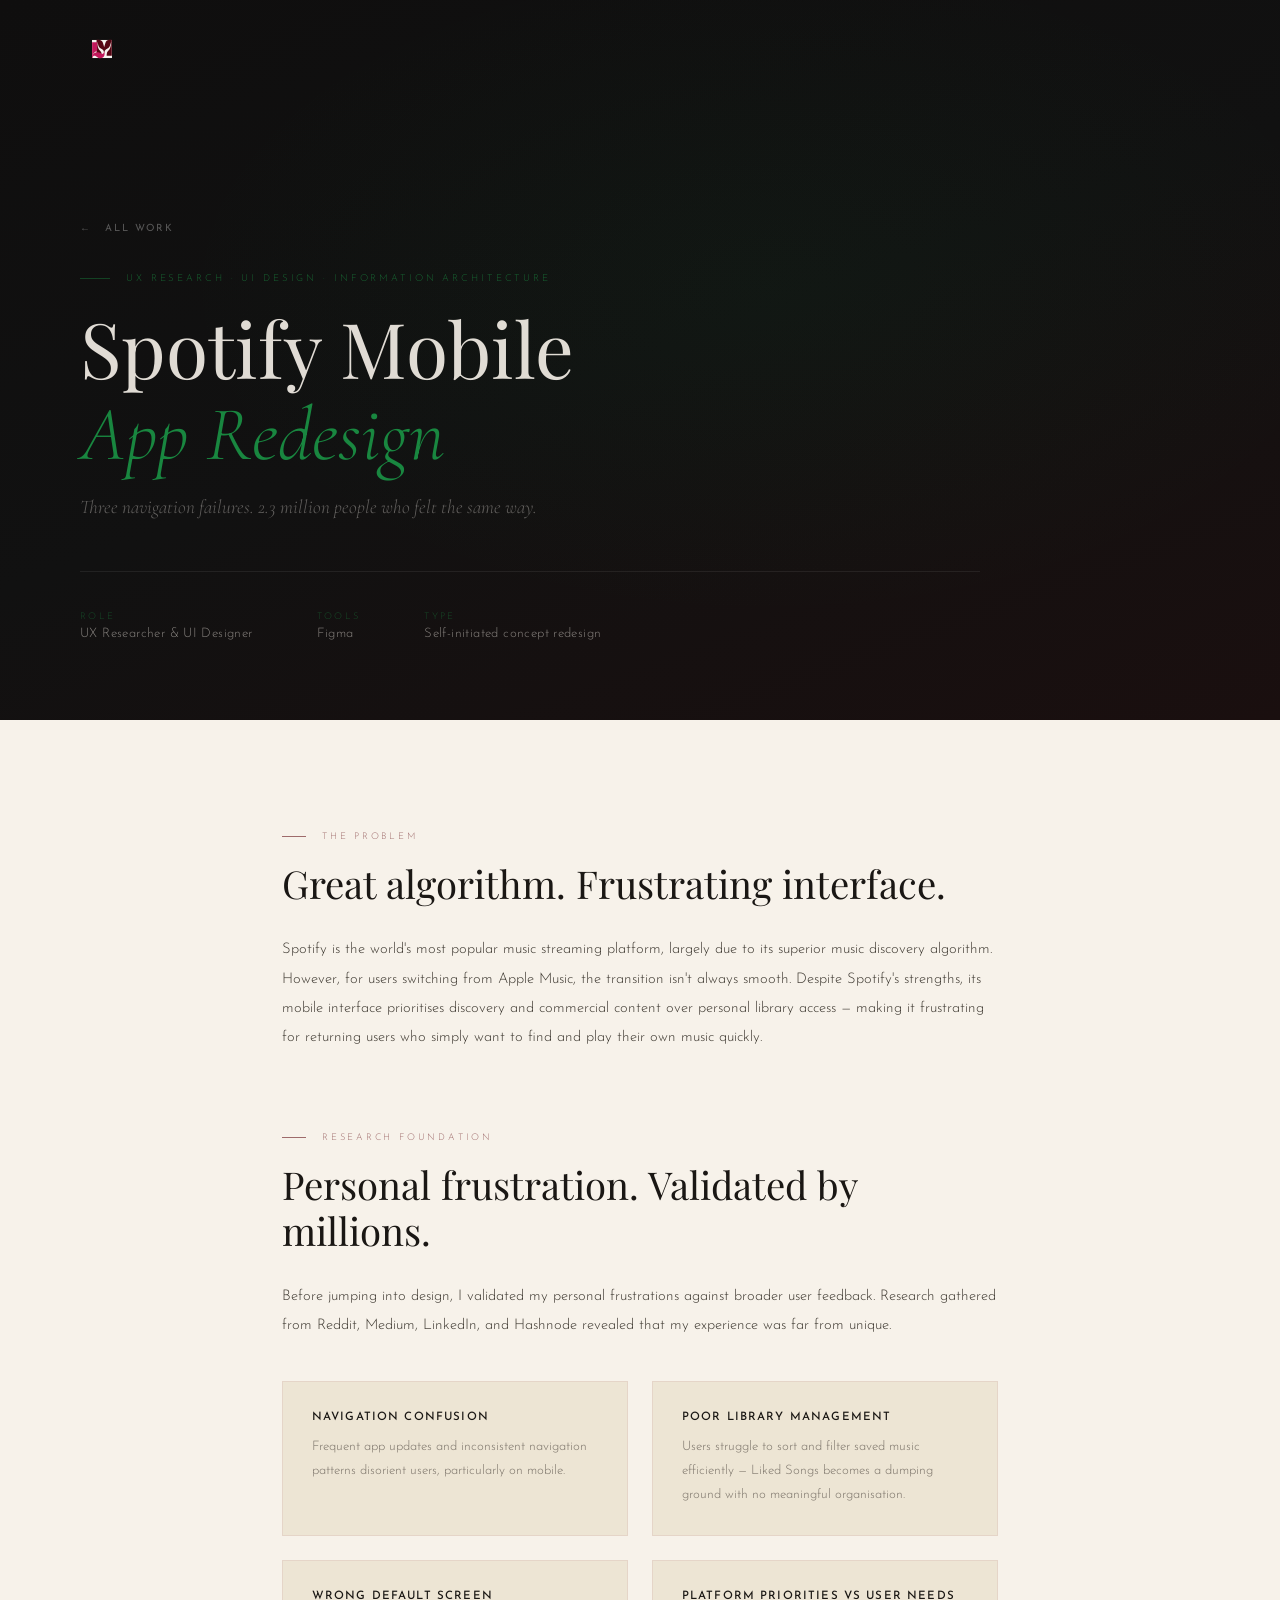
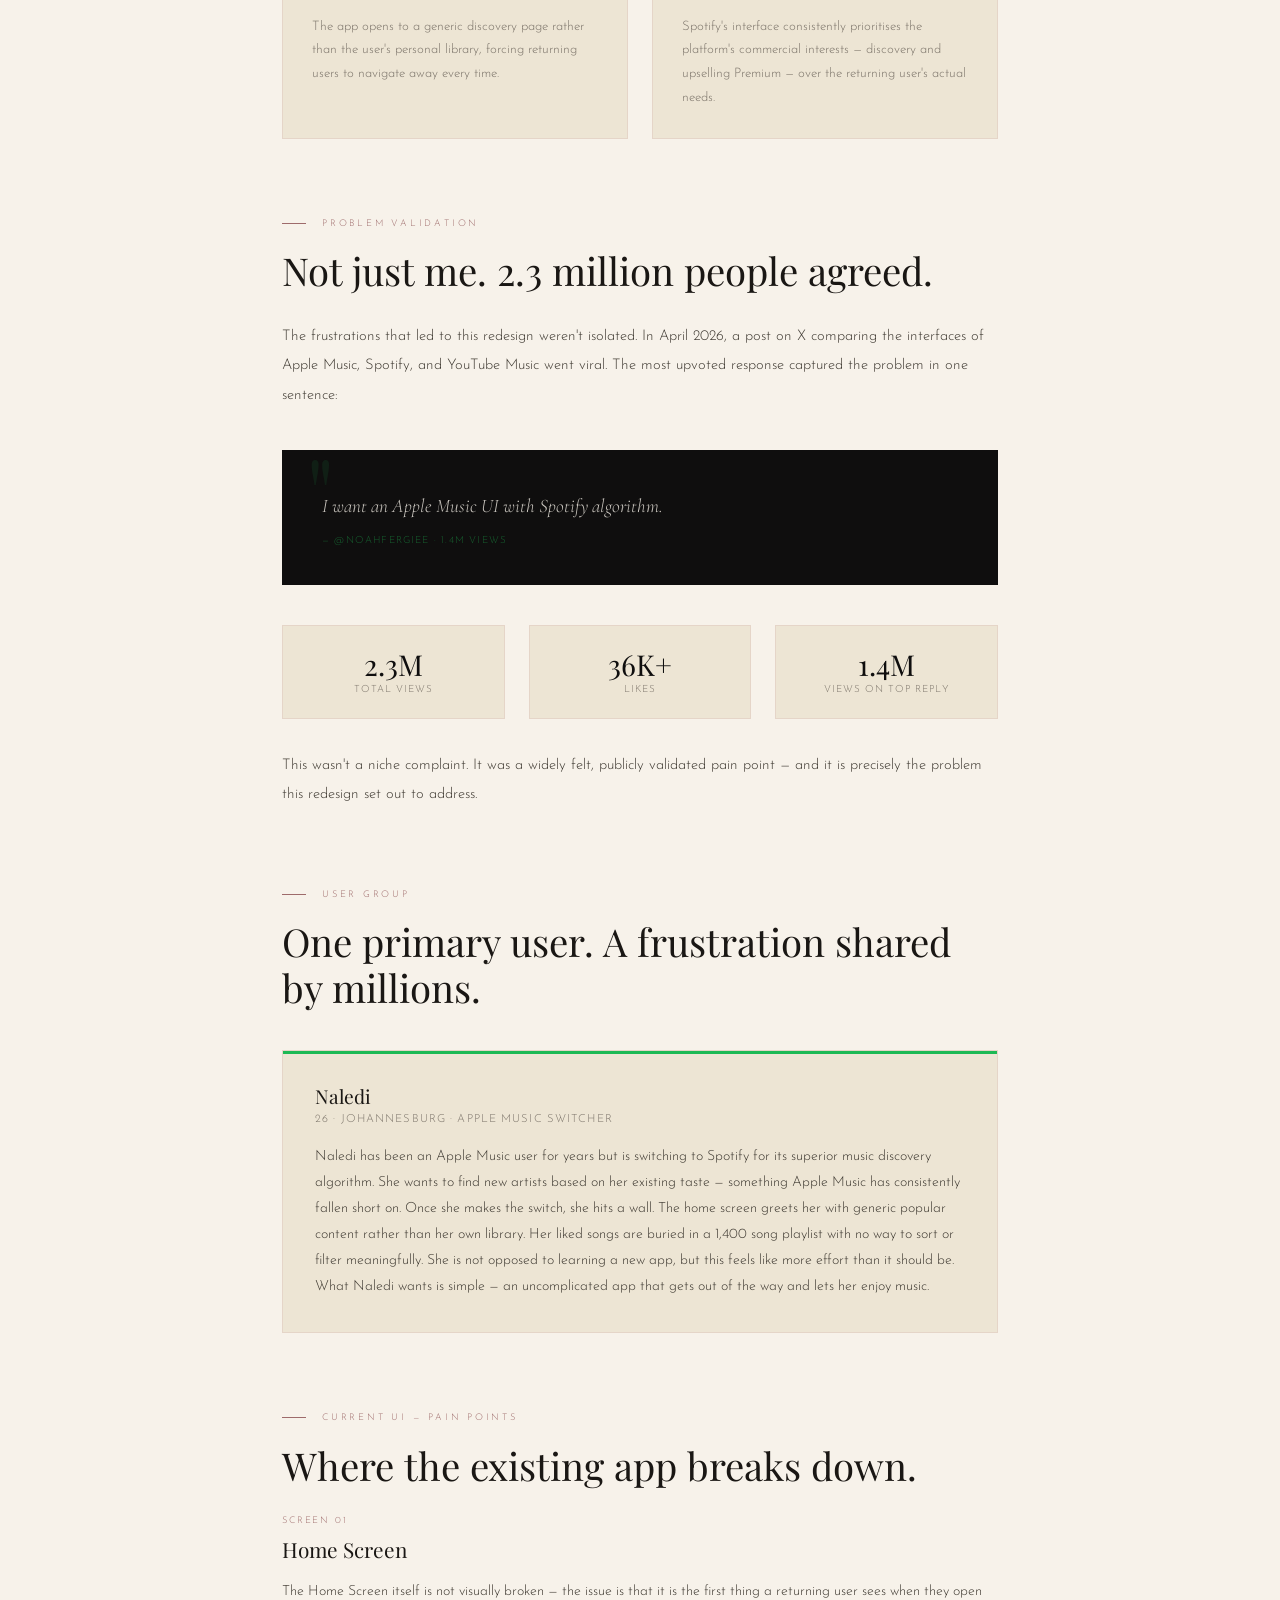
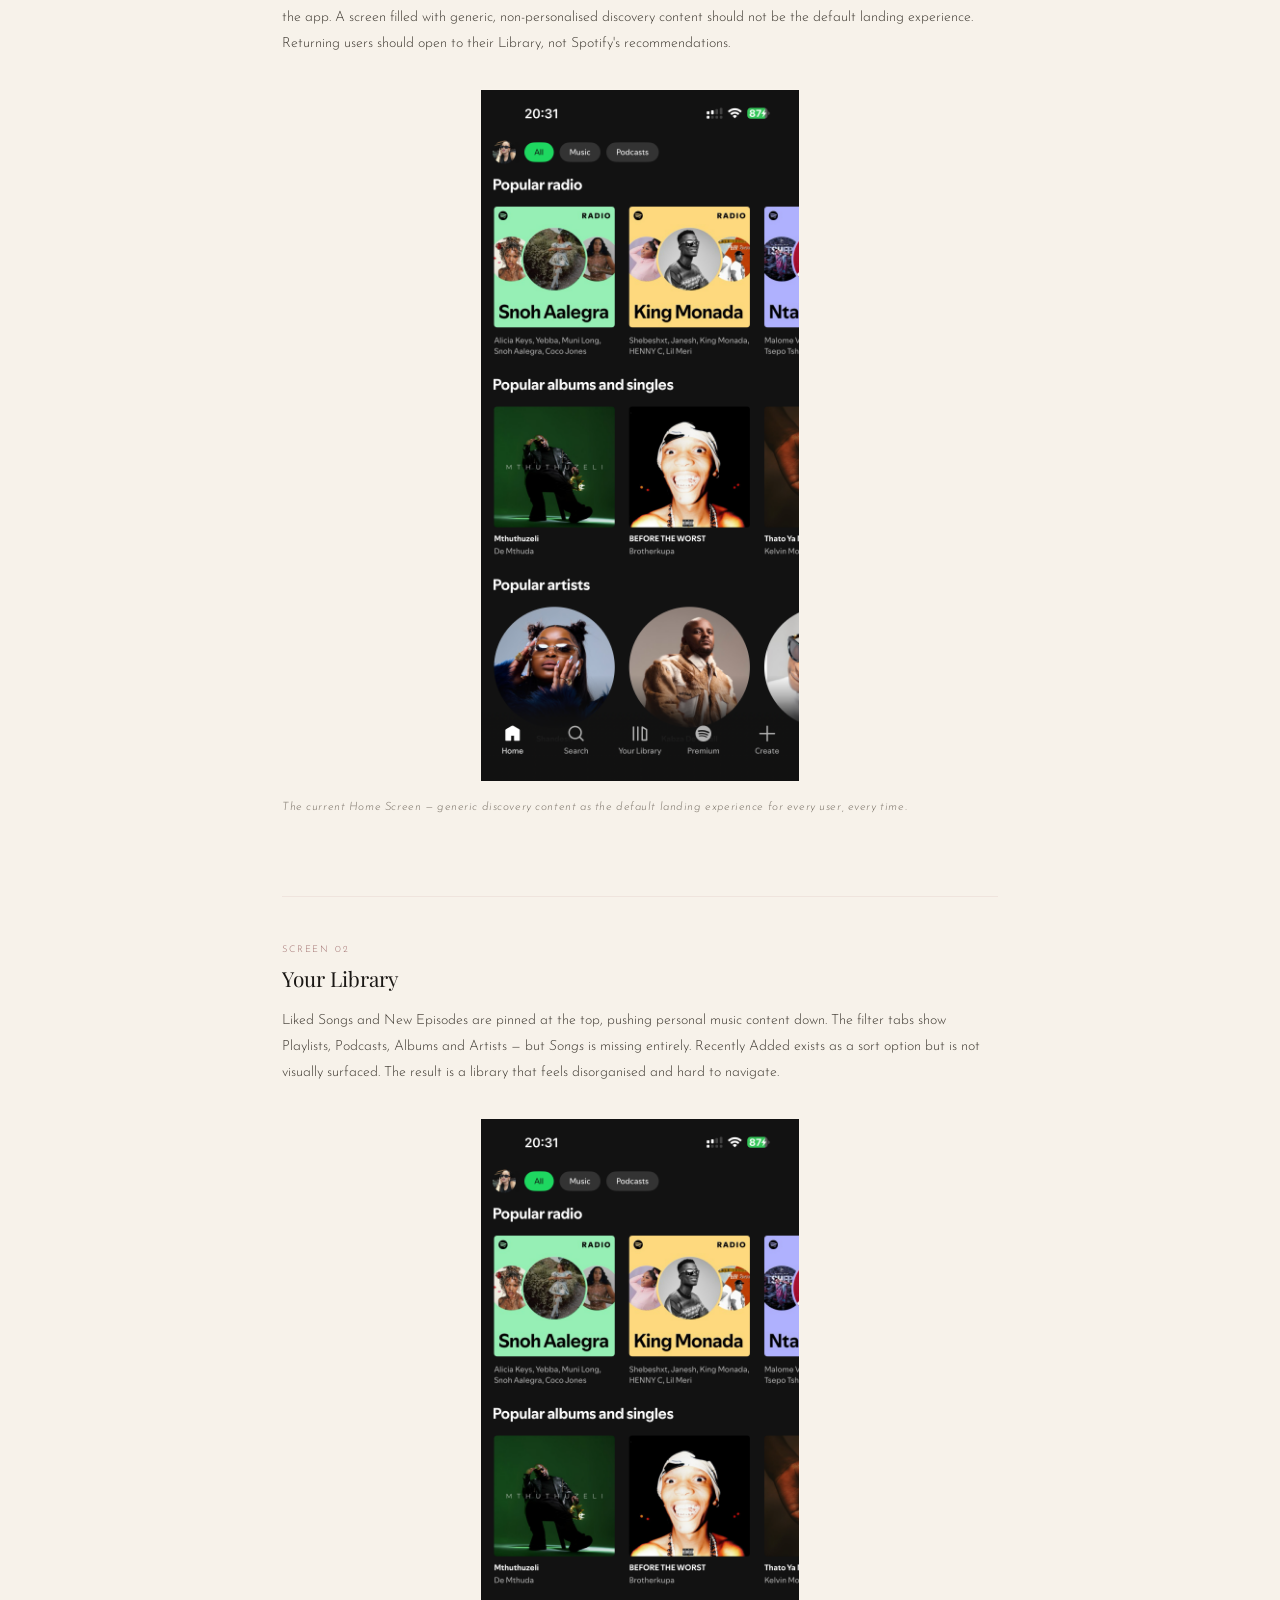
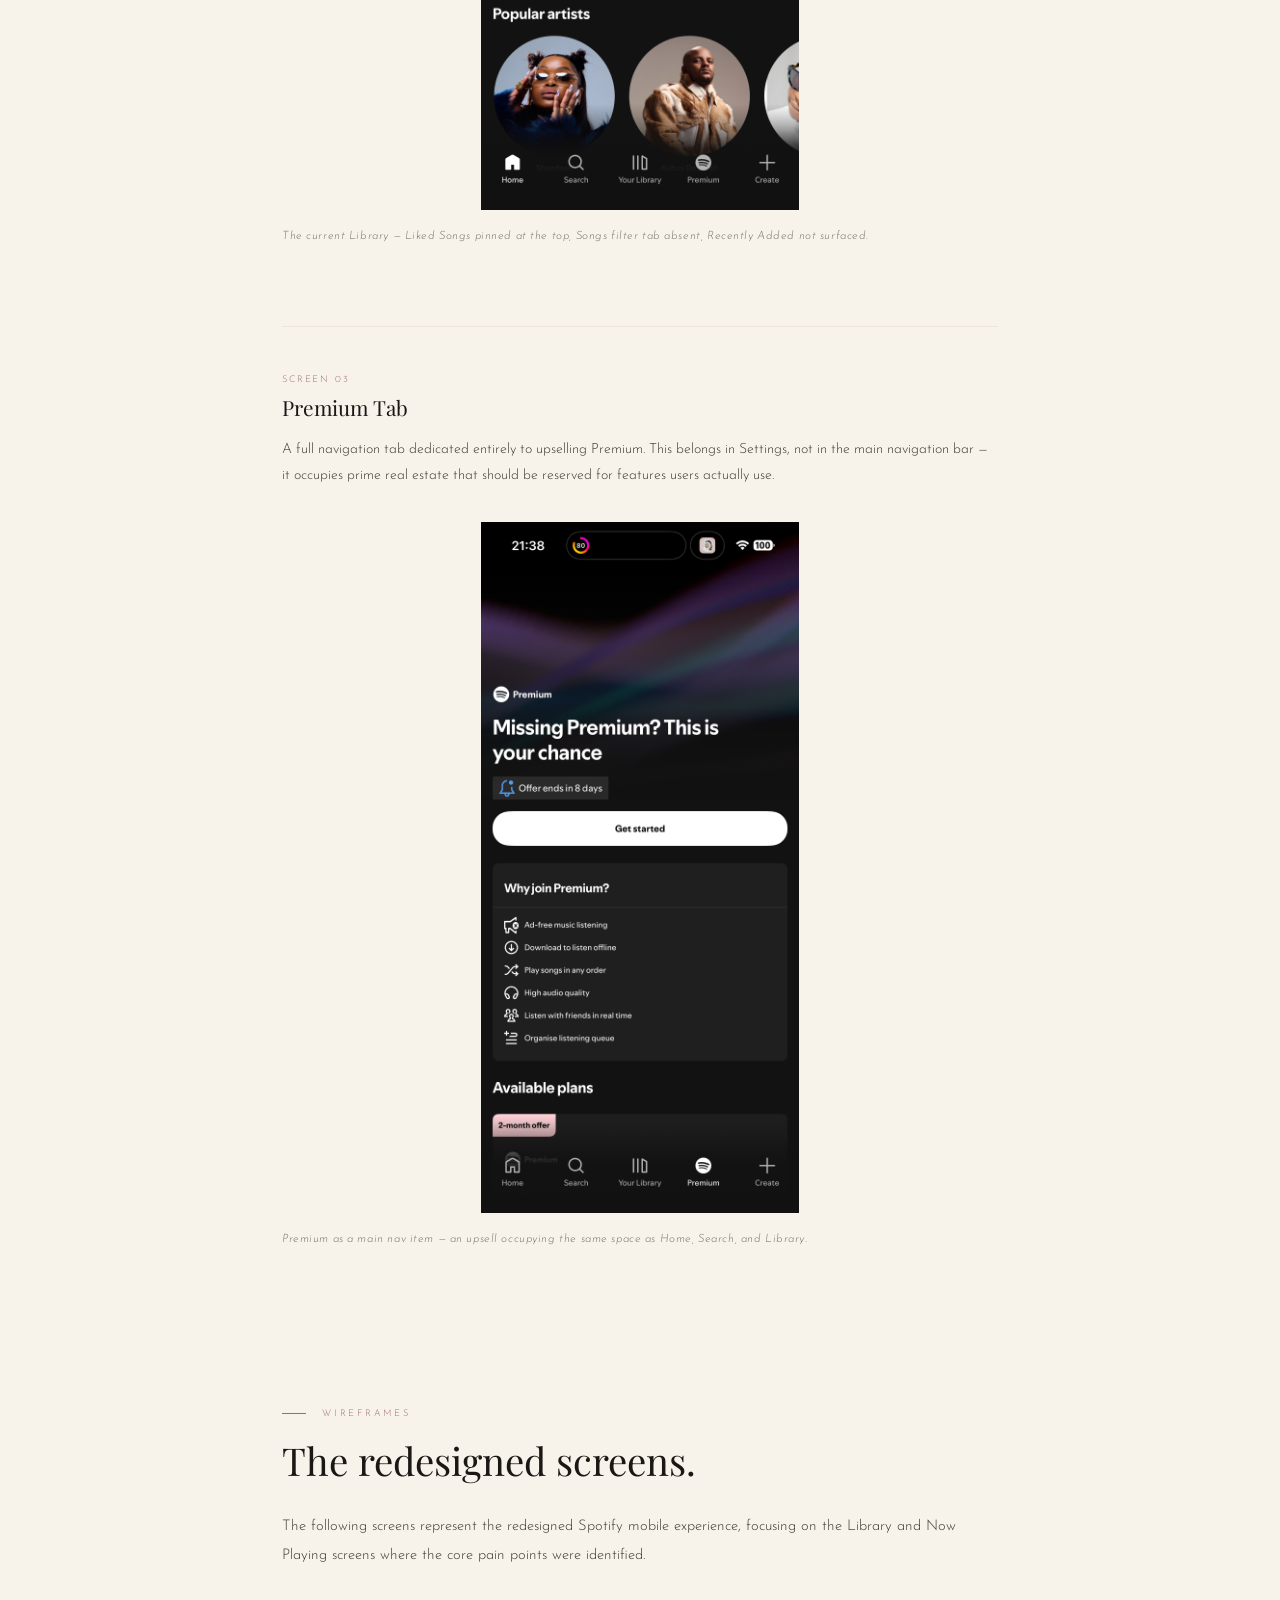
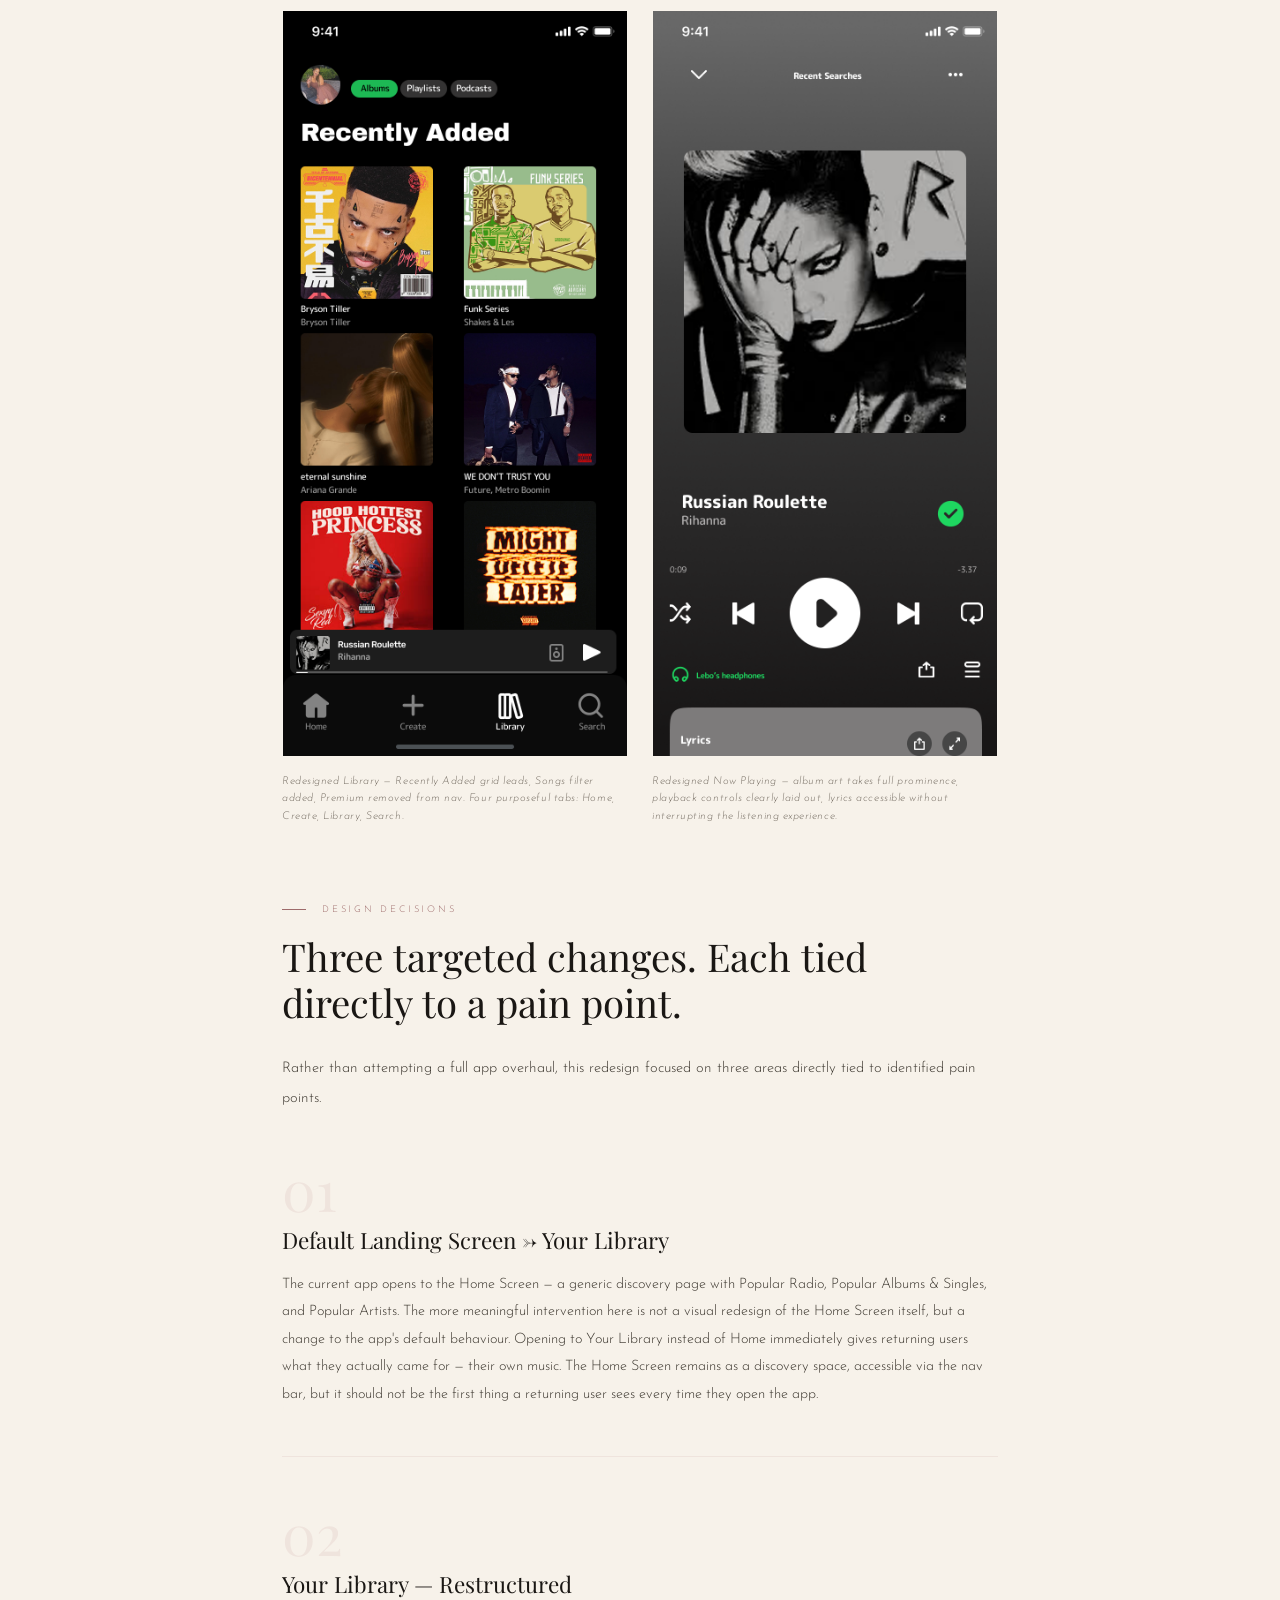
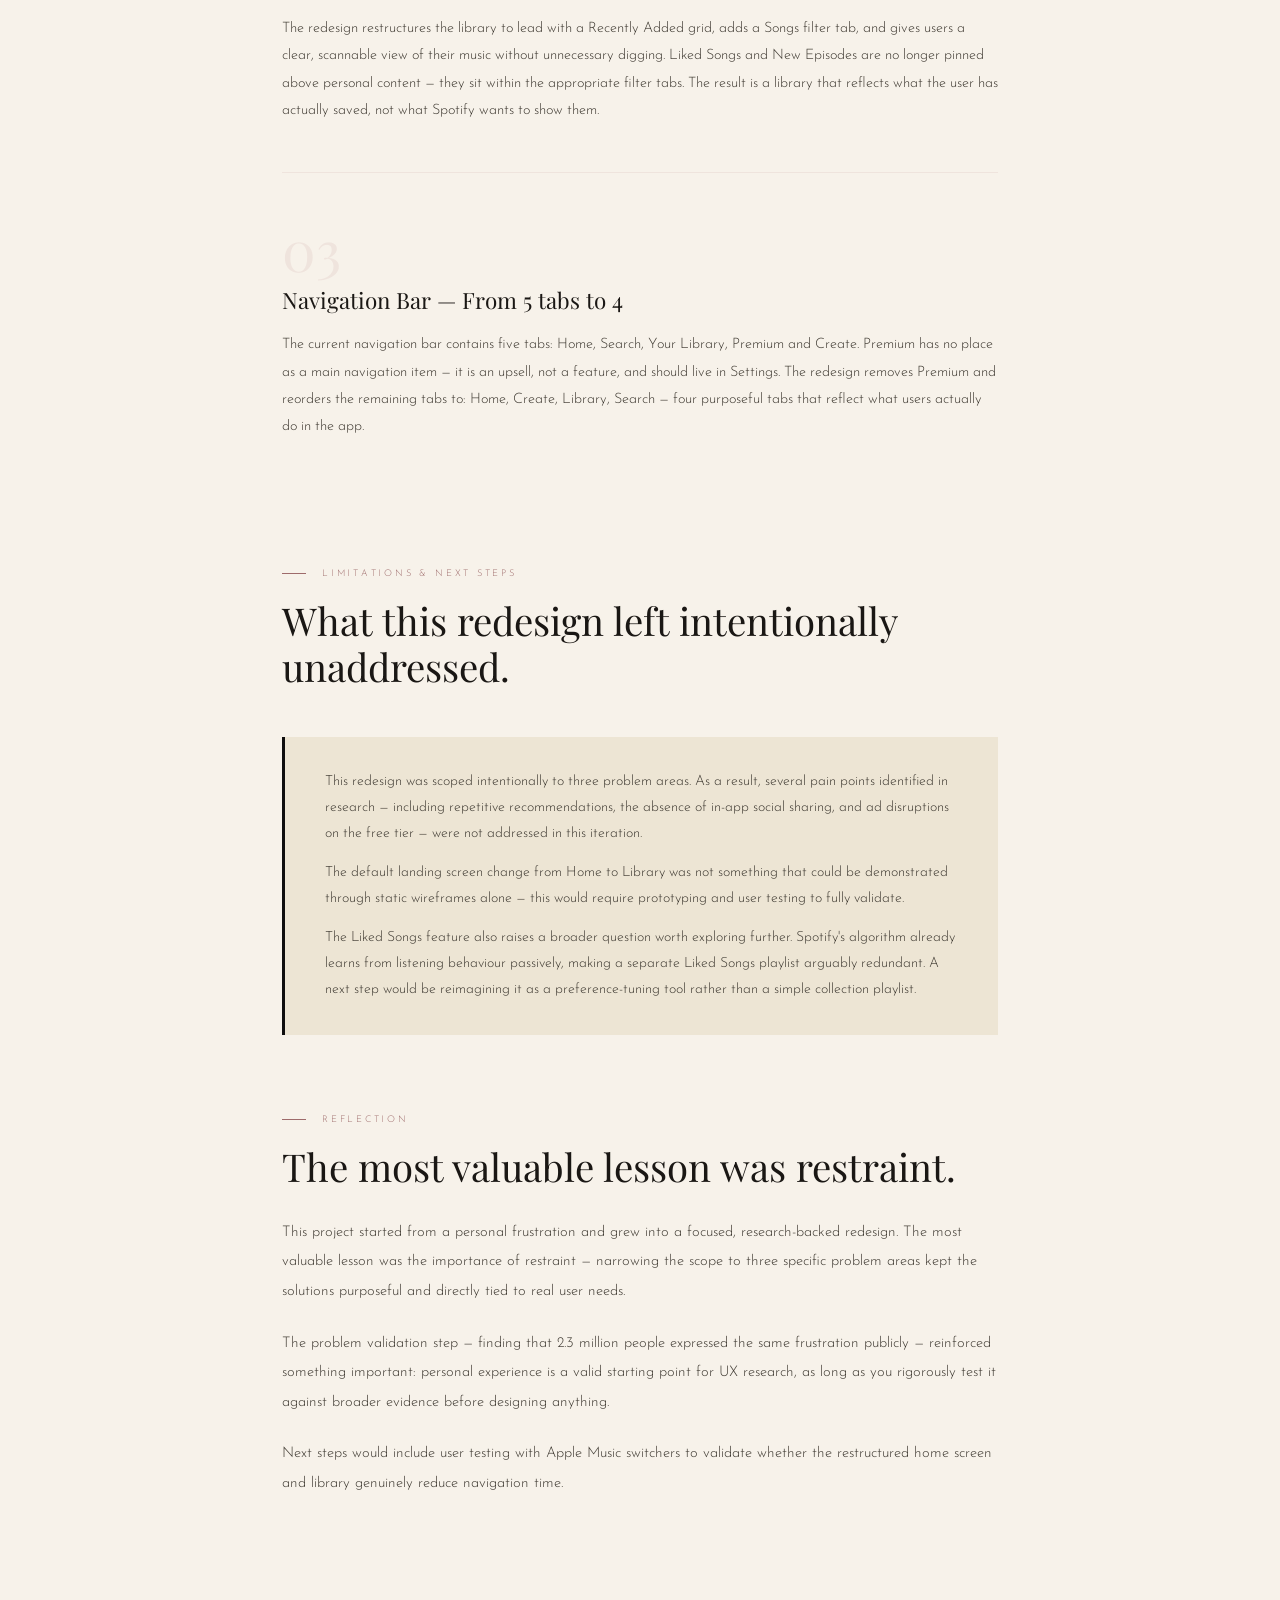
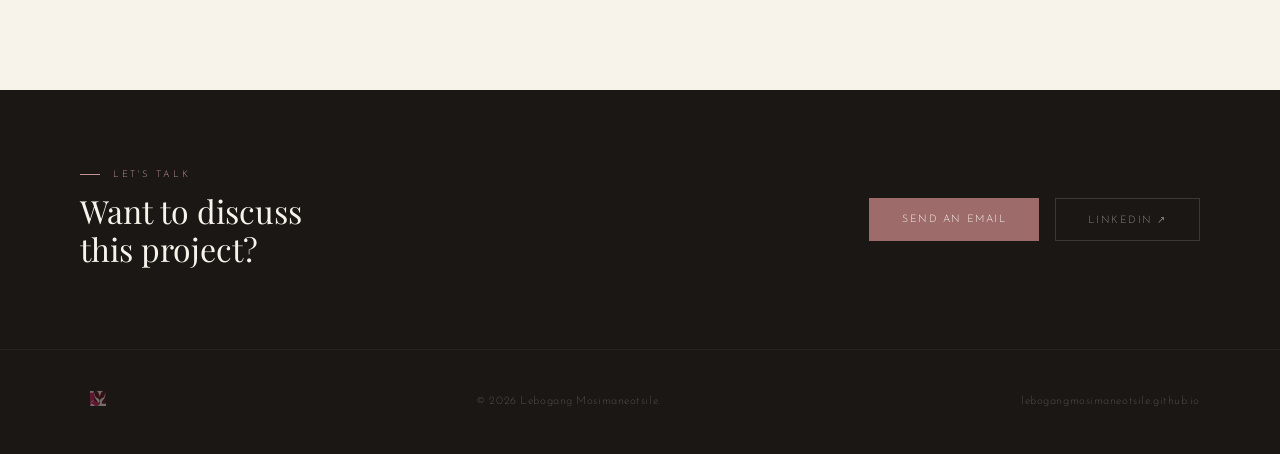
<file: spotify-redesign.html>
<!DOCTYPE html>
<html lang="en">
<head>
<meta charset="UTF-8">
<meta name="viewport" content="width=device-width, initial-scale=1.0">
<title>Spotify Redesign — Lebogang Mosimaneotsile</title>
<link href="https://fonts.googleapis.com/css2?family=Playfair+Display:ital,wght@0,400;0,500;0,700;1,400;1,500&family=Cormorant+Garamond:ital,wght@0,300;0,400;1,300;1,400&family=Josefin+Sans:wght@200;300;400;500&display=swap" rel="stylesheet">
<style>
*, *::before, *::after { margin: 0; padding: 0; box-sizing: border-box; }
:root {
  --cream: #F7F2EA; --cream-2: #EDE5D4; --cream-3: #E3D8C4;
  --ink: #1A1714; --ink-2: #3D3830; --ink-3: #7A7268;
  --rose-solid: #C49494; --rose-dark: #9E6B6B; --rose-deep: #7A4A4A; --rose-blush: #EDD8D8;
  --display: 'Playfair Display', Georgia, serif;
  --italic: 'Cormorant Garamond', Georgia, serif;
  --sans: 'Josefin Sans', sans-serif;
  --spotify-green: #1DB954;
  --spotify-dark: #0F0E0E;
}
html { scroll-behavior: smooth; }
body { background: var(--cream); color: var(--ink); font-family: var(--sans); font-weight: 300; overflow-x: hidden; }

nav {
  position: fixed; top: 0; left: 0; right: 0; z-index: 100;
  display: flex; justify-content: space-between; align-items: center;
  padding: 1.8rem 5rem; transition: all 0.4s ease;
}
nav.scrolled {
  background: rgba(247,242,234,0.94); backdrop-filter: blur(12px);
  padding: 1.2rem 5rem; border-bottom: 1px solid rgba(196,148,148,0.15);
}
.nav-logo { text-decoration: none; display: flex; align-items: center; }
.nav-logo img { height: 44px; width: auto; transition: opacity 0.3s ease; }
.nav-logo:hover img { opacity: 0.75; }
.cs-back {
  display: inline-flex; align-items: center; gap: 0.5rem;
  font-family: var(--sans); font-size: 0.62rem; font-weight: 400;
  letter-spacing: 0.2em; text-transform: uppercase;
  color: rgba(255,255,255,0.3); text-decoration: none;
  margin-bottom: 2.5rem; transition: color 0.3s ease;
}
.cs-back:hover { color: rgba(255,255,255,0.7); }
.cs-back::before { content: '←'; margin-right: 0.3rem; }

/* HERO */
.cs-hero {
  min-height: 80vh; display: flex; flex-direction: column; justify-content: flex-end;
  padding: 0 5rem 5rem; position: relative; overflow: hidden;
  background: linear-gradient(160deg, #0F0E0E 0%, #111 50%, #1a0f0f 100%);
}
.cs-hero::before {
  content: ''; position: absolute; inset: 0;
  background: radial-gradient(ellipse at 60% 40%, rgba(29,185,84,0.04) 0%, transparent 55%);
}
.cs-hero-inner { position: relative; z-index: 1; max-width: 900px; padding-top: 10rem; }
.cs-hero-tag {
  font-size: 0.6rem; letter-spacing: 0.3em; text-transform: uppercase;
  color: rgba(29,185,84,0.5); margin-bottom: 1.5rem;
  display: flex; align-items: center; gap: 1rem;
}
.cs-hero-tag::before { content: ''; width: 30px; height: 1px; background: rgba(29,185,84,0.3); }
.cs-hero-title {
  font-family: var(--display); font-size: clamp(2.8rem, 6vw, 5.5rem);
  font-weight: 400; color: rgba(247,242,234,0.9); line-height: 1.05; margin-bottom: 1rem;
}
.cs-hero-title em {
  font-family: var(--italic); font-style: italic; font-weight: 300;
  color: rgba(29,185,84,0.7);
}
.cs-hero-subtitle {
  font-family: var(--italic); font-size: 1.2rem; font-weight: 300; font-style: italic;
  color: rgba(247,242,234,0.35); margin-bottom: 3rem; line-height: 1.6;
}
.cs-meta {
  display: flex; gap: 4rem; flex-wrap: wrap;
  border-top: 1px solid rgba(255,255,255,0.07); padding-top: 2.5rem;
}
.cs-meta-label { font-size: 0.58rem; letter-spacing: 0.25em; text-transform: uppercase; color: rgba(29,185,84,0.35); margin-bottom: 0.4rem; }
.cs-meta-value { font-size: 0.82rem; color: rgba(247,242,234,0.5); letter-spacing: 0.03em; }

/* BODY */
.cs-body { max-width: 780px; margin: 0 auto; padding: 7rem 2rem; }

.cs-section { margin-bottom: 5rem; }
.cs-section-label {
  font-size: 0.58rem; letter-spacing: 0.3em; text-transform: uppercase;
  color: var(--rose-dark); margin-bottom: 1.2rem;
  display: flex; align-items: center; gap: 1rem;
}
.cs-section-label::before { content: ''; width: 24px; height: 1px; background: var(--rose-dark); }
.cs-section-heading {
  font-family: var(--display); font-size: clamp(1.8rem, 3vw, 2.8rem);
  font-weight: 400; color: var(--ink); line-height: 1.2; margin-bottom: 1.8rem;
}
.cs-prose { font-size: 0.92rem; line-height: 2; color: var(--ink-2); }
.cs-prose p { margin-bottom: 1.4rem; }
.cs-prose p:last-child { margin-bottom: 0; }
.cs-prose strong { font-weight: 500; color: var(--ink); }

/* VALIDATION */
.validation-quote {
  background: var(--spotify-dark); padding: 2.5rem;
  margin: 2.5rem 0; position: relative;
}
.validation-quote::before {
  content: '"'; font-family: var(--display); font-size: 6rem; font-weight: 400;
  color: rgba(29,185,84,0.1); position: absolute; top: -0.5rem; left: 1.5rem;
  line-height: 1;
}
.validation-quote-text {
  font-family: var(--italic); font-style: italic; font-size: 1.2rem;
  color: rgba(247,242,234,0.8); line-height: 1.7; margin-bottom: 0.8rem;
  position: relative; z-index: 1;
}
.validation-quote-attr {
  font-size: 0.62rem; letter-spacing: 0.12em; text-transform: uppercase;
  color: rgba(29,185,84,0.5);
}
.validation-stats {
  display: flex; gap: 1.5rem; margin: 2rem 0; flex-wrap: wrap;
}
.validation-stat {
  flex: 1; min-width: 120px; padding: 1.5rem; background: var(--cream-2);
  border: 1px solid rgba(196,148,148,0.2); text-align: center;
}
.validation-stat-num {
  font-family: var(--display); font-size: 1.8rem; font-weight: 400;
  color: var(--spotify-dark); line-height: 1; margin-bottom: 0.4rem;
}
.validation-stat-label {
  font-size: 0.62rem; letter-spacing: 0.1em; text-transform: uppercase; color: var(--ink-3);
}

/* PAIN POINTS */
.pain-screen { margin-bottom: 3rem; padding-bottom: 3rem; border-bottom: 1px solid rgba(196,148,148,0.15); }
.pain-screen:last-child { border-bottom: none; }
.pain-screen-label {
  font-size: 0.58rem; letter-spacing: 0.2em; text-transform: uppercase;
  color: var(--rose-dark); margin-bottom: 0.6rem;
}
.pain-screen-title {
  font-family: var(--display); font-size: 1.3rem; font-weight: 400; color: var(--ink); margin-bottom: 1rem;
}
.pain-screen-body { font-size: 0.88rem; line-height: 1.85; color: var(--ink-2); }

/* PERSONA */
.persona-card {
  background: var(--cream-2); border: 1px solid rgba(196,148,148,0.2);
  padding: 2rem; position: relative; overflow: hidden; margin: 2.5rem 0;
}
.persona-card::before {
  content: ''; position: absolute; top: 0; left: 0; right: 0; height: 3px;
  background: var(--spotify-green);
}
.persona-name { font-family: var(--display); font-size: 1.2rem; font-weight: 400; color: var(--ink); margin-bottom: 0.3rem; }
.persona-role { font-size: 0.7rem; letter-spacing: 0.1em; text-transform: uppercase; color: var(--ink-3); margin-bottom: 1.2rem; }
.persona-body { font-size: 0.88rem; line-height: 1.85; color: var(--ink-2); }

/* DECISIONS */
.decision { margin-bottom: 3rem; padding-bottom: 3rem; border-bottom: 1px solid rgba(196,148,148,0.15); }
.decision:last-child { border-bottom: none; }
.decision-num { font-family: var(--display); font-size: 3.5rem; font-weight: 400; color: rgba(196,148,148,0.15); line-height: 1; margin-bottom: 0.5rem; }
.decision-title { font-family: var(--display); font-size: 1.4rem; font-weight: 400; color: var(--ink); margin-bottom: 1rem; }
.decision-body { font-size: 0.9rem; line-height: 1.9; color: var(--ink-2); }

/* CALLOUT */
.cs-callout {
  background: var(--cream-2); border-left: 3px solid var(--spotify-dark);
  padding: 2rem 2.5rem; margin: 3rem 0;
}
.cs-callout p { font-size: 0.88rem; line-height: 1.85; color: var(--ink-2); margin-bottom: 0.8rem; }
.cs-callout p:last-child { margin-bottom: 0; }
.cs-callout strong { font-weight: 500; color: var(--ink); }

/* PAIN GRID */
.pain-grid { display: grid; grid-template-columns: 1fr 1fr; gap: 1.5rem; margin: 2.5rem 0; }
.pain-card { padding: 1.8rem; background: var(--cream-2); border: 1px solid rgba(196,148,148,0.2); }
.pain-card-title { font-size: 0.72rem; font-weight: 500; letter-spacing: 0.1em; text-transform: uppercase; color: var(--ink); margin-bottom: 0.8rem; }
.pain-card-body { font-size: 0.82rem; line-height: 1.8; color: var(--ink-3); }

/* CONTACT / FOOTER */
.cs-contact {
  background: var(--ink); padding: 5rem;
  display: flex; align-items: center; justify-content: space-between; gap: 3rem; flex-wrap: wrap;
}
.cs-contact-label {
  font-size: 0.58rem; letter-spacing: 0.3em; text-transform: uppercase; color: var(--rose-solid);
  margin-bottom: 0.8rem; display: flex; align-items: center; gap: 0.8rem;
}
.cs-contact-label::before { content: ''; width: 20px; height: 1px; background: var(--rose-solid); }
.cs-contact-heading { font-family: var(--display); font-size: 2rem; font-weight: 400; color: var(--cream); line-height: 1.2; }
.cs-contact-actions { display: flex; gap: 1rem; flex-wrap: wrap; }
.cs-contact-btn {
  display: inline-flex; align-items: center; padding: 0.9rem 2rem;
  font-family: var(--sans); font-size: 0.65rem; letter-spacing: 0.15em;
  text-transform: uppercase; text-decoration: none; transition: all 0.3s ease;
}
.cs-contact-btn.primary { background: var(--rose-dark); color: var(--cream); border: 1px solid var(--rose-dark); }
.cs-contact-btn.primary:hover { background: transparent; color: var(--rose-solid); }
.cs-contact-btn.secondary { background: transparent; color: rgba(247,242,234,0.5); border: 1px solid rgba(247,242,234,0.15); }
.cs-contact-btn.secondary:hover { border-color: var(--rose-solid); color: var(--rose-solid); }

footer {
  background: var(--ink); border-top: 1px solid rgba(255,255,255,0.05);
  padding: 2rem 5rem; display: flex; justify-content: space-between; align-items: center;
}
footer p { font-size: 0.7rem; color: rgba(247,242,234,0.25); letter-spacing: 0.05em; }
footer .footer-logo img { height: 36px; width: auto; opacity: 0.4; transition: opacity 0.3s ease; }
footer .footer-logo:hover img { opacity: 0.7; }
footer .footer-logo { text-decoration: none; }

/* IMAGES */
.cs-image-block { margin: 2rem 0; }
.cs-image { display: block; width: 100%; height: auto; border: 1px solid rgba(255,255,255,0.06); }
.cs-image-full { width: 100%; }
.cs-image-mobile { max-width: 320px; margin: 0 auto; }
.cs-image-caption {
  margin-top: 1rem; font-size: 0.72rem; letter-spacing: 0.05em;
  color: var(--ink-3); font-style: italic; line-height: 1.6;
}
.cs-image-grid { display: grid; gap: 1.5rem; margin: 2rem 0; }
.cs-image-grid-2 { grid-template-columns: 1fr 1fr; }
.cs-image-grid-item .cs-image-caption { font-size: 0.68rem; }

.reveal { opacity: 0; transform: translateY(24px); transition: opacity 0.8s cubic-bezier(0.16,1,0.3,1), transform 0.8s cubic-bezier(0.16,1,0.3,1); }
.reveal.revealed { opacity: 1; transform: translateY(0); }

@media (max-width: 900px) {
  nav { padding: 1.4rem 2rem; }
  nav.scrolled { padding: 1rem 2rem; }
  .cs-hero { padding: 0 2rem 4rem; }
  .cs-body { padding: 5rem 1.5rem; }
  .pain-grid { grid-template-columns: 1fr; }
  .validation-stats { flex-direction: column; }
  .cs-image-grid-2 { grid-template-columns: 1fr; }
  .cs-contact { padding: 3rem 2rem; flex-direction: column; }
  footer { flex-direction: column; gap: 1rem; text-align: center; padding: 2rem; }
}
</style>
</head>
<body>

<nav id="nav">
  <a href="index.html" class="nav-logo"><img src="logo.svg" alt="LM"></a>
</nav>

<section class="cs-hero">
  <div class="cs-hero-inner">
    <a href="index.html#work" class="cs-back">All Work</a>
    <p class="cs-hero-tag">UX Research · UI Design · Information Architecture</p>
    <h1 class="cs-hero-title">Spotify Mobile<br><em>App Redesign</em></h1>
    <p class="cs-hero-subtitle">Three navigation failures. 2.3 million people who felt the same way.</p>
    <div class="cs-meta">
      <div class="cs-meta-item">
        <p class="cs-meta-label">Role</p>
        <p class="cs-meta-value">UX Researcher & UI Designer</p>
      </div>
      <div class="cs-meta-item">
        <p class="cs-meta-label">Tools</p>
        <p class="cs-meta-value">Figma</p>
      </div>
      <div class="cs-meta-item">
        <p class="cs-meta-label">Type</p>
        <p class="cs-meta-value">Self-initiated concept redesign</p>
      </div>
    </div>
  </div>
</section>

<div class="cs-body">

  <div class="cs-section reveal">
    <p class="cs-section-label">The Problem</p>
    <h2 class="cs-section-heading">Great algorithm. Frustrating interface.</h2>
    <div class="cs-prose">
      <p>Spotify is the world's most popular music streaming platform, largely due to its superior music discovery algorithm. However, for users switching from Apple Music, the transition isn't always smooth. Despite Spotify's strengths, its mobile interface prioritises discovery and commercial content over personal library access — making it frustrating for returning users who simply want to find and play their own music quickly.</p>
    </div>
  </div>

  <div class="cs-section reveal">
    <p class="cs-section-label">Research Foundation</p>
    <h2 class="cs-section-heading">Personal frustration. Validated by millions.</h2>
    <div class="cs-prose">
      <p>Before jumping into design, I validated my personal frustrations against broader user feedback. Research gathered from Reddit, Medium, LinkedIn, and Hashnode revealed that my experience was far from unique.</p>
    </div>

    <div class="pain-grid" style="margin-top: 2.5rem;">
      <div class="pain-card">
        <p class="pain-card-title">Navigation Confusion</p>
        <p class="pain-card-body">Frequent app updates and inconsistent navigation patterns disorient users, particularly on mobile.</p>
      </div>
      <div class="pain-card">
        <p class="pain-card-title">Poor Library Management</p>
        <p class="pain-card-body">Users struggle to sort and filter saved music efficiently — Liked Songs becomes a dumping ground with no meaningful organisation.</p>
      </div>
      <div class="pain-card">
        <p class="pain-card-title">Wrong Default Screen</p>
        <p class="pain-card-body">The app opens to a generic discovery page rather than the user's personal library, forcing returning users to navigate away every time.</p>
      </div>
      <div class="pain-card">
        <p class="pain-card-title">Platform Priorities vs User Needs</p>
        <p class="pain-card-body">Spotify's interface consistently prioritises the platform's commercial interests — discovery and upselling Premium — over the returning user's actual needs.</p>
      </div>
    </div>
  </div>

  <div class="cs-section reveal">
    <p class="cs-section-label">Problem Validation</p>
    <h2 class="cs-section-heading">Not just me. 2.3 million people agreed.</h2>
    <div class="cs-prose">
      <p>The frustrations that led to this redesign weren't isolated. In April 2026, a post on X comparing the interfaces of Apple Music, Spotify, and YouTube Music went viral. The most upvoted response captured the problem in one sentence:</p>
    </div>

    <div class="validation-quote">
      <p class="validation-quote-text">I want an Apple Music UI with Spotify algorithm.</p>
      <p class="validation-quote-attr">— @noahfergiee · 1.4M views</p>
    </div>

    <div class="validation-stats">
      <div class="validation-stat">
        <p class="validation-stat-num">2.3M</p>
        <p class="validation-stat-label">Total Views</p>
      </div>
      <div class="validation-stat">
        <p class="validation-stat-num">36K+</p>
        <p class="validation-stat-label">Likes</p>
      </div>
      <div class="validation-stat">
        <p class="validation-stat-num">1.4M</p>
        <p class="validation-stat-label">Views on top reply</p>
      </div>
    </div>

    <p class="cs-prose">This wasn't a niche complaint. It was a widely felt, publicly validated pain point — and it is precisely the problem this redesign set out to address.</p>
  </div>

  <div class="cs-section reveal">
    <p class="cs-section-label">User Group</p>
    <h2 class="cs-section-heading">One primary user. A frustration shared by millions.</h2>
    <div class="persona-card">
      <p class="persona-name">Naledi</p>
      <p class="persona-role">26 · Johannesburg · Apple Music Switcher</p>
      <p class="persona-body">Naledi has been an Apple Music user for years but is switching to Spotify for its superior music discovery algorithm. She wants to find new artists based on her existing taste — something Apple Music has consistently fallen short on. Once she makes the switch, she hits a wall. The home screen greets her with generic popular content rather than her own library. Her liked songs are buried in a 1,400 song playlist with no way to sort or filter meaningfully. She is not opposed to learning a new app, but this feels like more effort than it should be. What Naledi wants is simple — an uncomplicated app that gets out of the way and lets her enjoy music.</p>
    </div>
  </div>

  <div class="cs-section reveal">
    <p class="cs-section-label">Current UI — Pain Points</p>
    <h2 class="cs-section-heading">Where the existing app breaks down.</h2>

    <div class="pain-screen">
      <p class="pain-screen-label">Screen 01</p>
      <h3 class="pain-screen-title">Home Screen</h3>
      <p class="pain-screen-body">The Home Screen itself is not visually broken — the issue is that it is the first thing a returning user sees when they open the app. A screen filled with generic, non-personalised discovery content should not be the default landing experience. Returning users should open to their Library, not Spotify's recommendations.</p>
      <div class="cs-image-block">
        <img src="current-homescreen.png" alt="Spotify current Home Screen" class="cs-image cs-image-mobile">
        <p class="cs-image-caption">The current Home Screen — generic discovery content as the default landing experience for every user, every time.</p>
      </div>
    </div>

    <div class="pain-screen">
      <p class="pain-screen-label">Screen 02</p>
      <h3 class="pain-screen-title">Your Library</h3>
      <p class="pain-screen-body">Liked Songs and New Episodes are pinned at the top, pushing personal music content down. The filter tabs show Playlists, Podcasts, Albums and Artists — but <em>Songs</em> is missing entirely. Recently Added exists as a sort option but is not visually surfaced. The result is a library that feels disorganised and hard to navigate.</p>
      <div class="cs-image-block">
        <img src="current-search.png" alt="Spotify current Your Library screen" class="cs-image cs-image-mobile">
        <p class="cs-image-caption">The current Library — Liked Songs pinned at the top, Songs filter tab absent, Recently Added not surfaced.</p>
      </div>
    </div>

    <div class="pain-screen">
      <p class="pain-screen-label">Screen 03</p>
      <h3 class="pain-screen-title">Premium Tab</h3>
      <p class="pain-screen-body">A full navigation tab dedicated entirely to upselling Premium. This belongs in Settings, not in the main navigation bar — it occupies prime real estate that should be reserved for features users actually use.</p>
      <div class="cs-image-block">
        <img src="current-premium.png" alt="Spotify current Premium tab in nav bar" class="cs-image cs-image-mobile">
        <p class="cs-image-caption">Premium as a main nav item — an upsell occupying the same space as Home, Search, and Library.</p>
      </div>
    </div>
  </div>

  <!-- WIREFRAMES -->
  <div class="cs-section reveal">
    <p class="cs-section-label">Wireframes</p>
    <h2 class="cs-section-heading">The redesigned screens.</h2>
    <p class="cs-prose" style="margin-bottom: 2.5rem;">The following screens represent the redesigned Spotify mobile experience, focusing on the Library and Now Playing screens where the core pain points were identified.</p>
    <div class="cs-image-grid cs-image-grid-2">
      <div class="cs-image-grid-item">
        <img src="SpotifyLibraryPage-redesign.png" alt="Redesigned Spotify Library screen" class="cs-image">
        <p class="cs-image-caption">Redesigned Library — Recently Added grid leads, Songs filter added, Premium removed from nav. Four purposeful tabs: Home, Create, Library, Search.</p>
      </div>
      <div class="cs-image-grid-item">
        <img src="SpotifyMusicplayerpause.png" alt="Redesigned Spotify Now Playing screen" class="cs-image">
        <p class="cs-image-caption">Redesigned Now Playing — album art takes full prominence, playback controls clearly laid out, lyrics accessible without interrupting the listening experience.</p>
      </div>
    </div>
  </div>

  <div class="cs-section reveal">
    <p class="cs-section-label">Design Decisions</p>
    <h2 class="cs-section-heading">Three targeted changes. Each tied directly to a pain point.</h2>
    <p class="cs-prose" style="margin-bottom: 3rem;">Rather than attempting a full app overhaul, this redesign focused on three areas directly tied to identified pain points.</p>

    <div class="decision">
      <p class="decision-num">01</p>
      <h3 class="decision-title">Default Landing Screen → Your Library</h3>
      <p class="decision-body">The current app opens to the Home Screen — a generic discovery page with Popular Radio, Popular Albums & Singles, and Popular Artists. The more meaningful intervention here is not a visual redesign of the Home Screen itself, but a change to the app's default behaviour. Opening to Your Library instead of Home immediately gives returning users what they actually came for — their own music. The Home Screen remains as a discovery space, accessible via the nav bar, but it should not be the first thing a returning user sees every time they open the app.</p>
    </div>

    <div class="decision">
      <p class="decision-num">02</p>
      <h3 class="decision-title">Your Library — Restructured</h3>
      <p class="decision-body">The redesign restructures the library to lead with a Recently Added grid, adds a Songs filter tab, and gives users a clear, scannable view of their music without unnecessary digging. Liked Songs and New Episodes are no longer pinned above personal content — they sit within the appropriate filter tabs. The result is a library that reflects what the user has actually saved, not what Spotify wants to show them.</p>
    </div>

    <div class="decision">
      <p class="decision-num">03</p>
      <h3 class="decision-title">Navigation Bar — From 5 tabs to 4</h3>
      <p class="decision-body">The current navigation bar contains five tabs: Home, Search, Your Library, Premium and Create. Premium has no place as a main navigation item — it is an upsell, not a feature, and should live in Settings. The redesign removes Premium and reorders the remaining tabs to: Home, Create, Library, Search — four purposeful tabs that reflect what users actually do in the app.</p>
    </div>
  </div>

  <div class="cs-section reveal">
    <p class="cs-section-label">Limitations & Next Steps</p>
    <h2 class="cs-section-heading">What this redesign left intentionally unaddressed.</h2>
    <div class="cs-callout">
      <p>This redesign was scoped intentionally to three problem areas. As a result, several pain points identified in research — including repetitive recommendations, the absence of in-app social sharing, and ad disruptions on the free tier — were not addressed in this iteration.</p>
      <p>The default landing screen change from Home to Library was not something that could be demonstrated through static wireframes alone — this would require prototyping and user testing to fully validate.</p>
      <p>The Liked Songs feature also raises a broader question worth exploring further. Spotify's algorithm already learns from listening behaviour passively, making a separate Liked Songs playlist arguably redundant. A next step would be reimagining it as a preference-tuning tool rather than a simple collection playlist.</p>
    </div>
  </div>

  <div class="cs-section reveal">
    <p class="cs-section-label">Reflection</p>
    <h2 class="cs-section-heading">The most valuable lesson was restraint.</h2>
    <div class="cs-prose">
      <p>This project started from a personal frustration and grew into a focused, research-backed redesign. The most valuable lesson was the importance of restraint — narrowing the scope to three specific problem areas kept the solutions purposeful and directly tied to real user needs.</p>
      <p>The problem validation step — finding that 2.3 million people expressed the same frustration publicly — reinforced something important: personal experience is a valid starting point for UX research, as long as you rigorously test it against broader evidence before designing anything.</p>
      <p>Next steps would include user testing with Apple Music switchers to validate whether the restructured home screen and library genuinely reduce navigation time.</p>
    </div>
  </div>

</div>

<div class="cs-contact">
  <div class="cs-contact-text">
    <p class="cs-contact-label">Let's talk</p>
    <h2 class="cs-contact-heading">Want to discuss<br>this project?</h2>
  </div>
  <div class="cs-contact-actions">
    <a href="mailto:lebogangmosimaneotsile@gmail.com" class="cs-contact-btn primary">Send an Email</a>
    <a href="https://www.linkedin.com/in/lebogangmosimaneotsile/" target="_blank" class="cs-contact-btn secondary">LinkedIn ↗</a>
  </div>
</div>

<footer>
  <a href="index.html" class="footer-logo"><img src="logo.svg" alt="LM"></a>
  <p>© 2026 Lebogang Mosimaneotsile.</p>
  <p>lebogangmosimaneotsile.github.io</p>
</footer>

<script>
const nav = document.getElementById('nav');
window.addEventListener('scroll', () => nav.classList.toggle('scrolled', window.scrollY > 50));
const reveals = document.querySelectorAll('.reveal');
const ro = new IntersectionObserver((entries) => {
  entries.forEach(e => { if (e.isIntersecting) { e.target.classList.add('revealed'); ro.unobserve(e.target); } });
}, { rootMargin: '0px 0px -60px 0px' });
reveals.forEach(el => ro.observe(el));
window.addEventListener('load', () => {
  reveals.forEach(el => { if (el.getBoundingClientRect().top < window.innerHeight) el.classList.add('revealed'); });
});
</script>
</body>
</html>
</file>
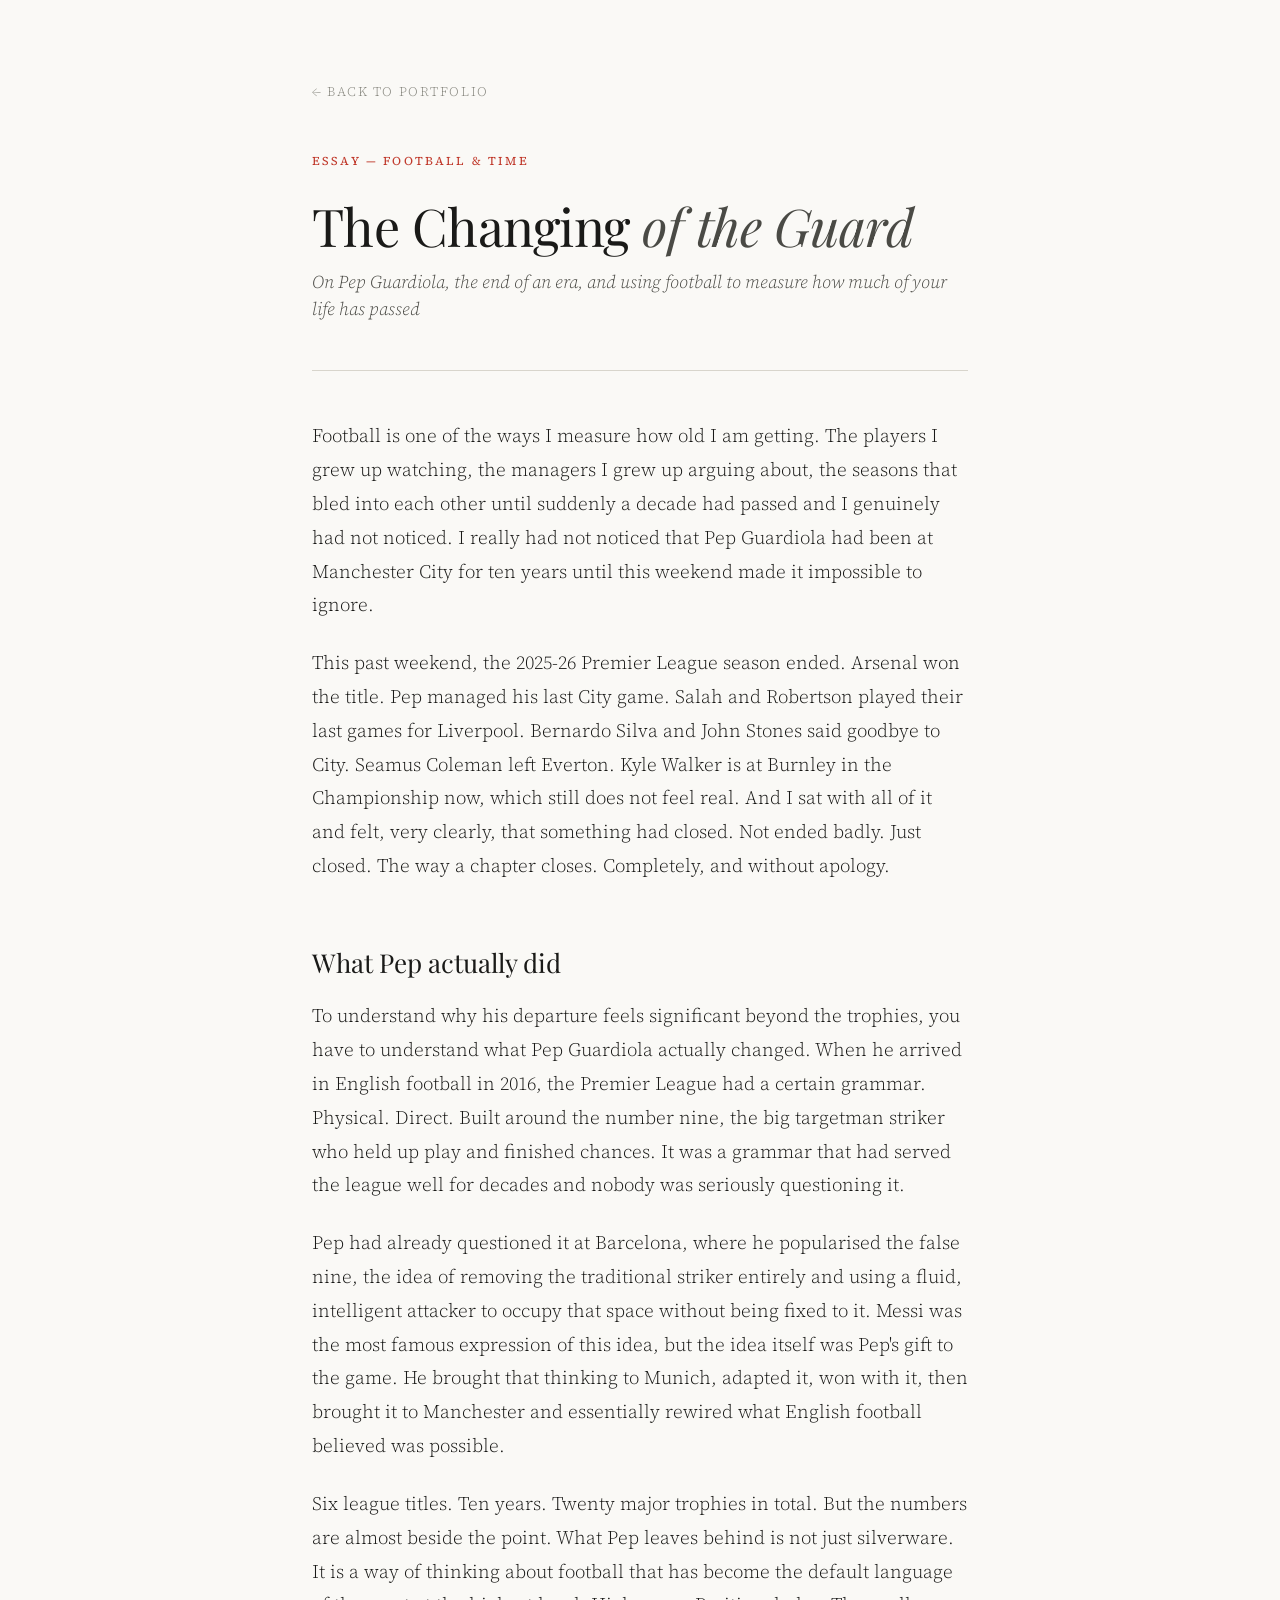
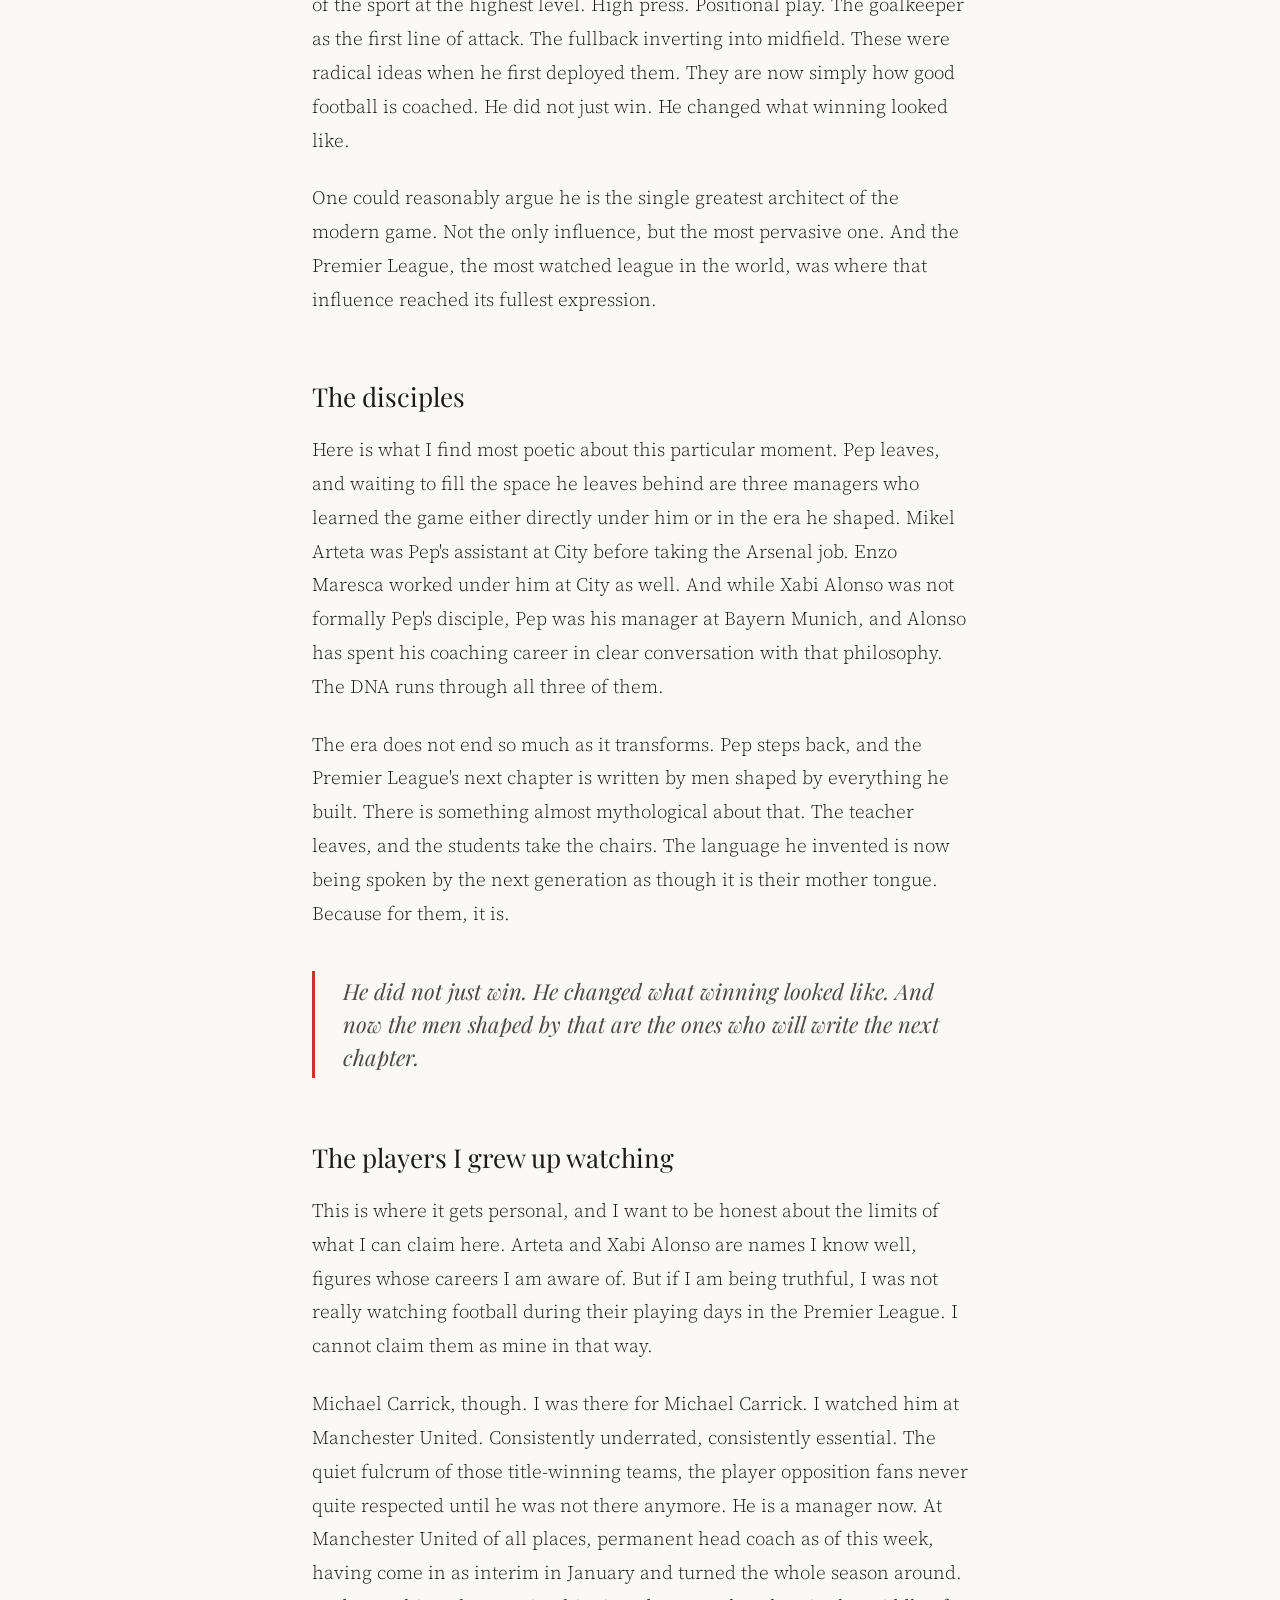
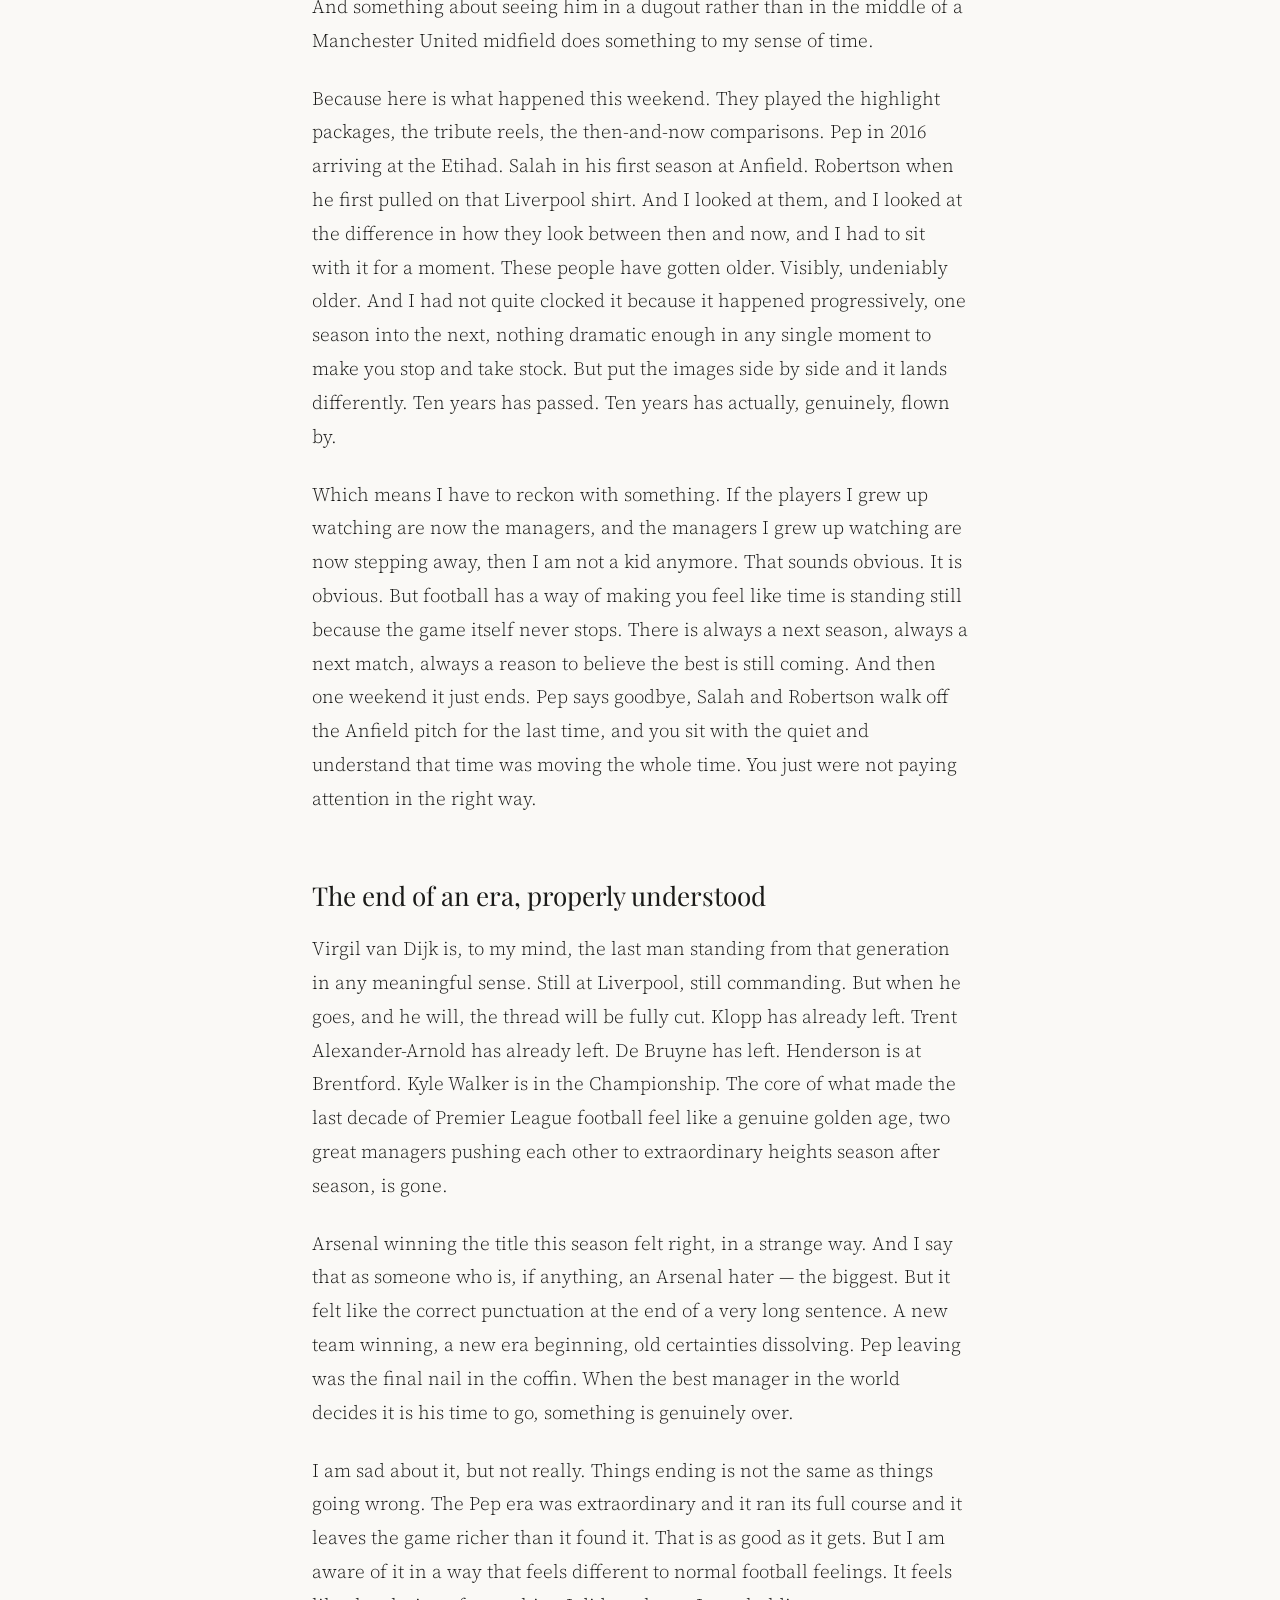
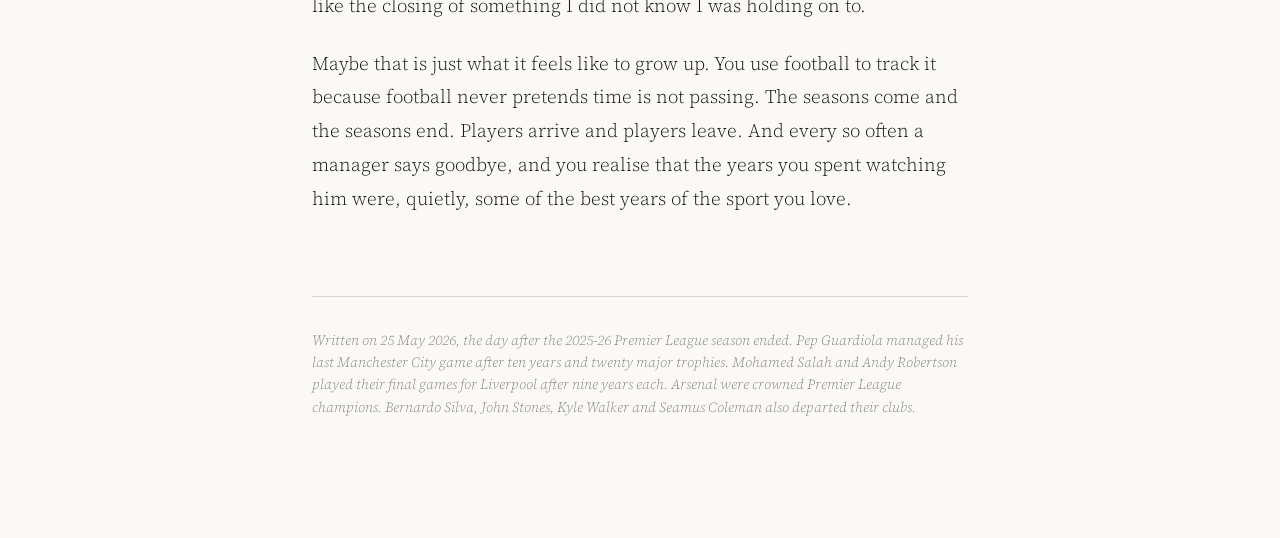
<file: the_changing_of_the_old_guard.html>
<!DOCTYPE html>
<html lang="en">
<head>
<meta charset="UTF-8">
<meta name="viewport" content="width=device-width, initial-scale=1.0">
<title>The Changing of the Guard — Lebogang Mosimaneotsile</title>
<link href="https://fonts.googleapis.com/css2?family=Playfair+Display:ital,wght@0,400;0,500;1,400&family=Source+Serif+4:ital,opsz,wght@0,8..60,300;0,8..60,400;1,8..60,300;1,8..60,400&display=swap" rel="stylesheet">
<style>
  *, *::before, *::after { box-sizing: border-box; margin: 0; padding: 0; }
  :root {
    --ink: #1a1a18; --ink-soft: #4a4a45; --ink-muted: #8a8a82;
    --page: #faf9f6; --accent: #c0392b; --accent-soft: #f5e6e4;
    --rule: #d8d5cc; --serif: 'Playfair Display', Georgia, serif;
    --body: 'Source Serif 4', Georgia, serif;
  }
  html { background: var(--page); color: var(--ink); }
  body { font-family: var(--body); font-size: 19px; line-height: 1.78; font-weight: 300; max-width: 720px; margin: 0 auto; padding: 80px 32px 120px; color: var(--ink); }
  .kicker { font-family: var(--body); font-size: 12px; font-weight: 400; letter-spacing: 0.18em; text-transform: uppercase; color: var(--accent); margin-bottom: 24px; display: block; }
  h1 { font-family: var(--serif); font-size: clamp(32px, 5vw, 52px); font-weight: 400; line-height: 1.15; color: var(--ink); margin-bottom: 12px; letter-spacing: -0.01em; }
  h1 em { font-style: italic; color: var(--ink-soft); }
  .subtitle { font-family: var(--body); font-size: 18px; font-weight: 300; color: var(--ink-soft); font-style: italic; margin-bottom: 48px; line-height: 1.5; }
  .divider { border: none; border-top: 0.5px solid var(--rule); margin: 48px 0; }
  h2 { font-family: var(--serif); font-size: 26px; font-weight: 400; color: var(--ink); margin: 64px 0 20px; line-height: 1.25; }
  p { margin-bottom: 24px; }
  p:last-child { margin-bottom: 0; }
  blockquote { border-left: 3px solid var(--accent); margin: 40px 0; padding: 4px 0 4px 28px; }
  blockquote p { font-family: var(--serif); font-size: 22px; font-style: italic; font-weight: 400; color: var(--ink-soft); line-height: 1.5; margin: 0; }
  .nav-back { font-family: var(--body); font-size: 13px; font-weight: 300; letter-spacing: 0.12em; text-transform: uppercase; color: var(--ink-muted); text-decoration: none; margin-bottom: 48px; display: block; transition: color 0.3s ease; }
  .nav-back:hover { color: var(--accent); }
  .endnote { margin-top: 80px; padding-top: 32px; border-top: 0.5px solid var(--rule); font-size: 14px; color: var(--ink-muted); font-style: italic; line-height: 1.6; }
  @media (max-width: 600px) { body { padding: 48px 20px 80px; font-size: 17px; } }
</style>
</head>
<body>

<a href="index.html" class="nav-back">← Back to Portfolio</a>

<span class="kicker">Essay — Football &amp; Time</span>
<h1>The Changing <em>of the Guard</em></h1>
<p class="subtitle">On Pep Guardiola, the end of an era, and using football to measure how much of your life has passed</p>

<hr class="divider">

<p>Football is one of the ways I measure how old I am getting. The players I grew up watching, the managers I grew up arguing about, the seasons that bled into each other until suddenly a decade had passed and I genuinely had not noticed. I really had not noticed that Pep Guardiola had been at Manchester City for ten years until this weekend made it impossible to ignore.</p>

<p>This past weekend, the 2025-26 Premier League season ended. Arsenal won the title. Pep managed his last City game. Salah and Robertson played their last games for Liverpool. Bernardo Silva and John Stones said goodbye to City. Seamus Coleman left Everton. Kyle Walker is at Burnley in the Championship now, which still does not feel real. And I sat with all of it and felt, very clearly, that something had closed. Not ended badly. Just closed. The way a chapter closes. Completely, and without apology.</p>


<h2>What Pep actually did</h2>

<p>To understand why his departure feels significant beyond the trophies, you have to understand what Pep Guardiola actually changed. When he arrived in English football in 2016, the Premier League had a certain grammar. Physical. Direct. Built around the number nine, the big targetman striker who held up play and finished chances. It was a grammar that had served the league well for decades and nobody was seriously questioning it.</p>

<p>Pep had already questioned it at Barcelona, where he popularised the false nine, the idea of removing the traditional striker entirely and using a fluid, intelligent attacker to occupy that space without being fixed to it. Messi was the most famous expression of this idea, but the idea itself was Pep's gift to the game. He brought that thinking to Munich, adapted it, won with it, then brought it to Manchester and essentially rewired what English football believed was possible.</p>

<p>Six league titles. Ten years. Twenty major trophies in total. But the numbers are almost beside the point. What Pep leaves behind is not just silverware. It is a way of thinking about football that has become the default language of the sport at the highest level. High press. Positional play. The goalkeeper as the first line of attack. The fullback inverting into midfield. These were radical ideas when he first deployed them. They are now simply how good football is coached. He did not just win. He changed what winning looked like.</p>

<p>One could reasonably argue he is the single greatest architect of the modern game. Not the only influence, but the most pervasive one. And the Premier League, the most watched league in the world, was where that influence reached its fullest expression.</p>


<h2>The disciples</h2>

<p>Here is what I find most poetic about this particular moment. Pep leaves, and waiting to fill the space he leaves behind are three managers who learned the game either directly under him or in the era he shaped. Mikel Arteta was Pep's assistant at City before taking the Arsenal job. Enzo Maresca worked under him at City as well. And while Xabi Alonso was not formally Pep's disciple, Pep was his manager at Bayern Munich, and Alonso has spent his coaching career in clear conversation with that philosophy. The DNA runs through all three of them.</p>

<p>The era does not end so much as it transforms. Pep steps back, and the Premier League's next chapter is written by men shaped by everything he built. There is something almost mythological about that. The teacher leaves, and the students take the chairs. The language he invented is now being spoken by the next generation as though it is their mother tongue. Because for them, it is.</p>

<blockquote>
  <p>He did not just win. He changed what winning looked like. And now the men shaped by that are the ones who will write the next chapter.</p>
</blockquote>


<h2>The players I grew up watching</h2>

<p>This is where it gets personal, and I want to be honest about the limits of what I can claim here. Arteta and Xabi Alonso are names I know well, figures whose careers I am aware of. But if I am being truthful, I was not really watching football during their playing days in the Premier League. I cannot claim them as mine in that way.</p>

<p>Michael Carrick, though. I was there for Michael Carrick. I watched him at Manchester United. Consistently underrated, consistently essential. The quiet fulcrum of those title-winning teams, the player opposition fans never quite respected until he was not there anymore. He is a manager now. At Manchester United of all places, permanent head coach as of this week, having come in as interim in January and turned the whole season around. And something about seeing him in a dugout rather than in the middle of a Manchester United midfield does something to my sense of time.</p>

<p>Because here is what happened this weekend. They played the highlight packages, the tribute reels, the then-and-now comparisons. Pep in 2016 arriving at the Etihad. Salah in his first season at Anfield. Robertson when he first pulled on that Liverpool shirt. And I looked at them, and I looked at the difference in how they look between then and now, and I had to sit with it for a moment. These people have gotten older. Visibly, undeniably older. And I had not quite clocked it because it happened progressively, one season into the next, nothing dramatic enough in any single moment to make you stop and take stock. But put the images side by side and it lands differently. Ten years has passed. Ten years has actually, genuinely, flown by.</p>

<p>Which means I have to reckon with something. If the players I grew up watching are now the managers, and the managers I grew up watching are now stepping away, then I am not a kid anymore. That sounds obvious. It is obvious. But football has a way of making you feel like time is standing still because the game itself never stops. There is always a next season, always a next match, always a reason to believe the best is still coming. And then one weekend it just ends. Pep says goodbye, Salah and Robertson walk off the Anfield pitch for the last time, and you sit with the quiet and understand that time was moving the whole time. You just were not paying attention in the right way.</p>


<h2>The end of an era, properly understood</h2>

<p>Virgil van Dijk is, to my mind, the last man standing from that generation in any meaningful sense. Still at Liverpool, still commanding. But when he goes, and he will, the thread will be fully cut. Klopp has already left. Trent Alexander-Arnold has already left. De Bruyne has left. Henderson is at Brentford. Kyle Walker is in the Championship. The core of what made the last decade of Premier League football feel like a genuine golden age, two great managers pushing each other to extraordinary heights season after season, is gone.</p>

<p>Arsenal winning the title this season felt right, in a strange way. And I say that as someone who is, if anything, an Arsenal hater — the biggest. But it felt like the correct punctuation at the end of a very long sentence. A new team winning, a new era beginning, old certainties dissolving. Pep leaving was the final nail in the coffin. When the best manager in the world decides it is his time to go, something is genuinely over.</p>

<p>I am sad about it, but not really. Things ending is not the same as things going wrong. The Pep era was extraordinary and it ran its full course and it leaves the game richer than it found it. That is as good as it gets. But I am aware of it in a way that feels different to normal football feelings. It feels like the closing of something I did not know I was holding on to.</p>

<p>Maybe that is just what it feels like to grow up. You use football to track it because football never pretends time is not passing. The seasons come and the seasons end. Players arrive and players leave. And every so often a manager says goodbye, and you realise that the years you spent watching him were, quietly, some of the best years of the sport you love.</p>

<div class="endnote">
  <p>Written on 25 May 2026, the day after the 2025-26 Premier League season ended. Pep Guardiola managed his last Manchester City game after ten years and twenty major trophies. Mohamed Salah and Andy Robertson played their final games for Liverpool after nine years each. Arsenal were crowned Premier League champions. Bernardo Silva, John Stones, Kyle Walker and Seamus Coleman also departed their clubs.</p>
</div>

</body>
</html>
</file>
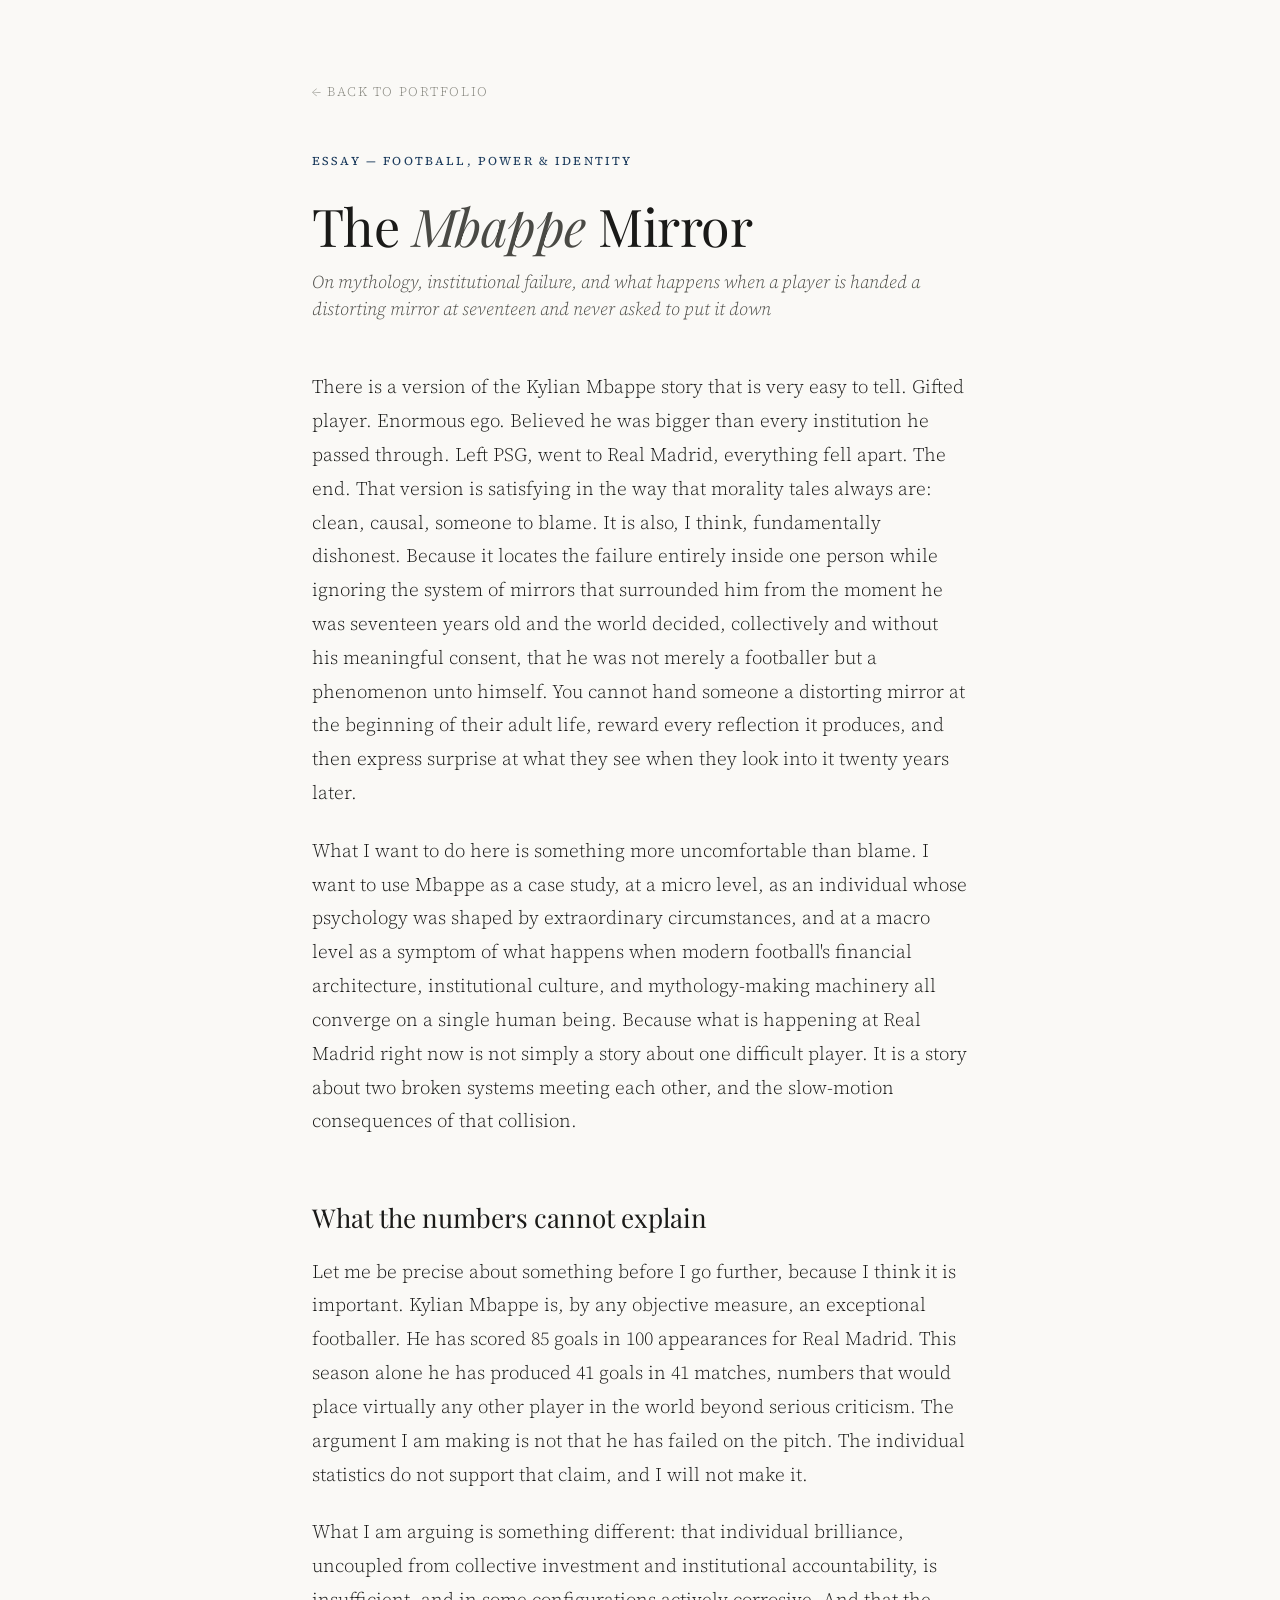
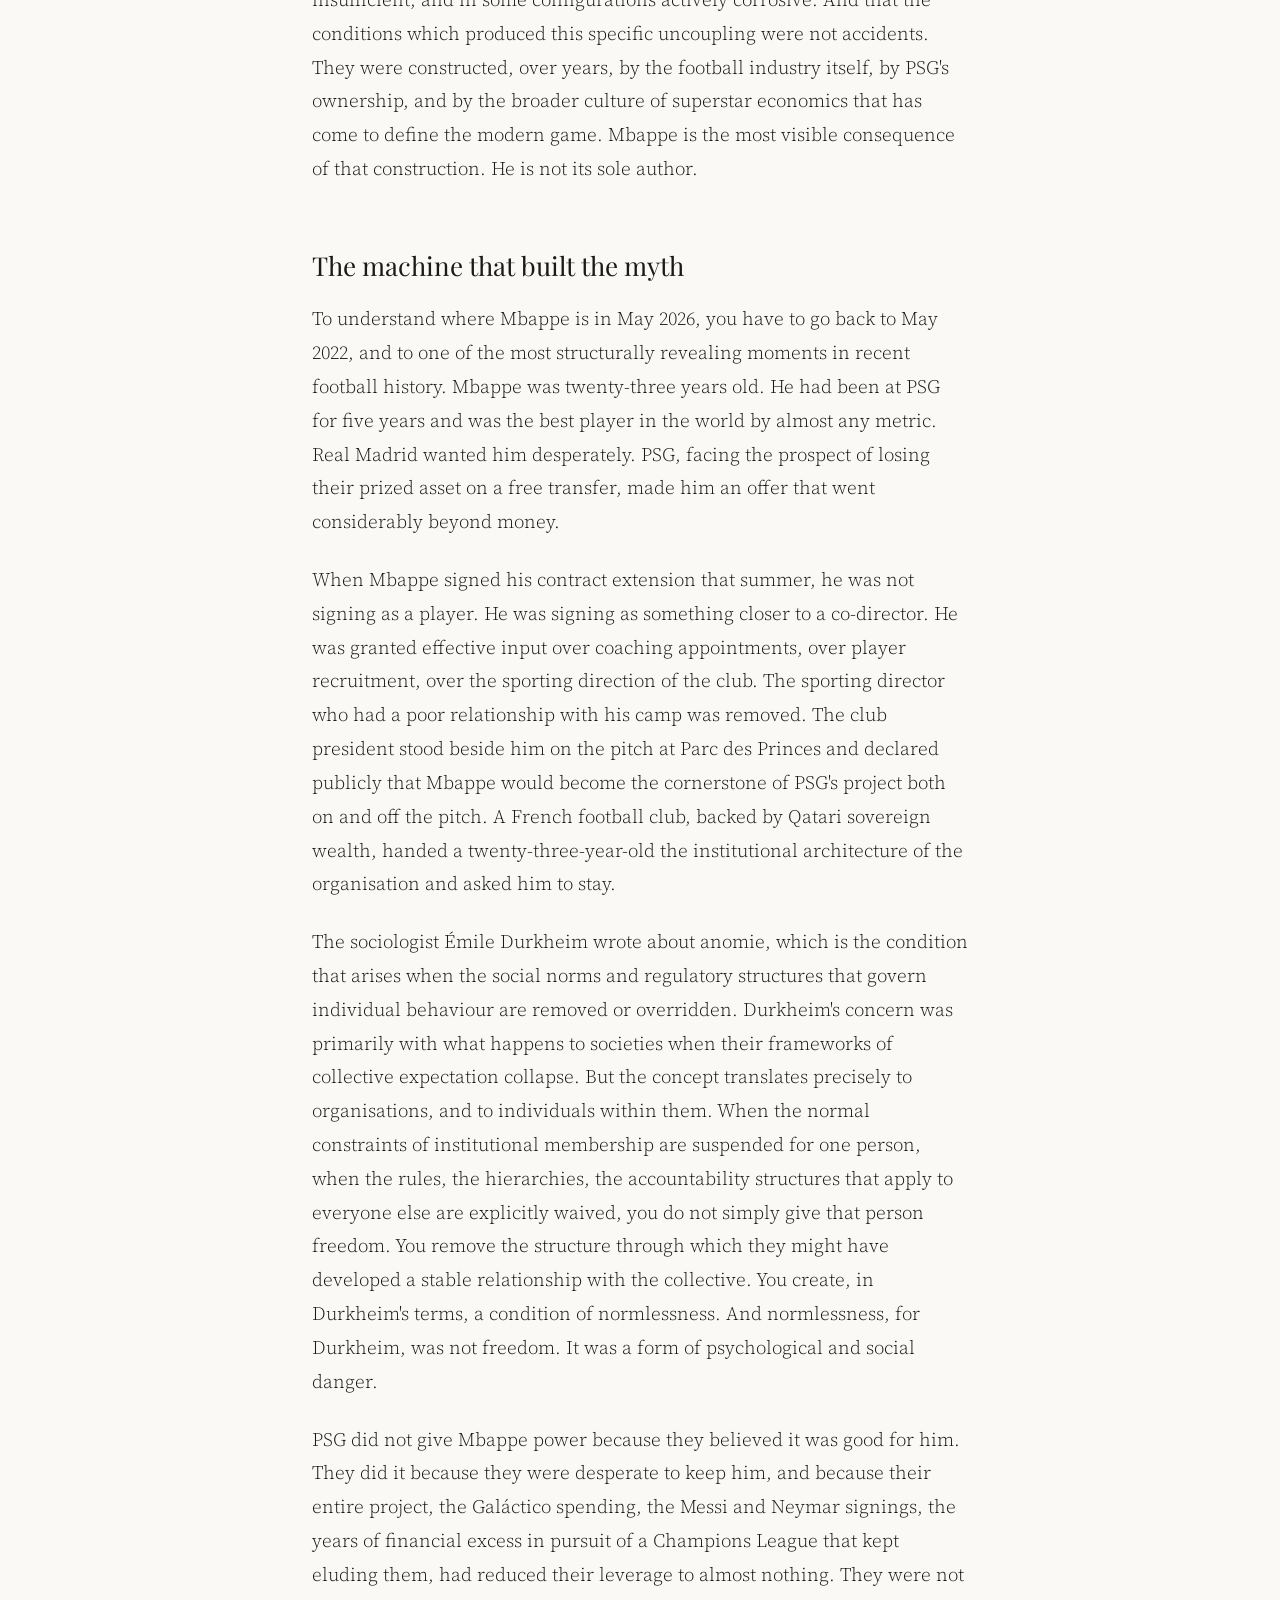
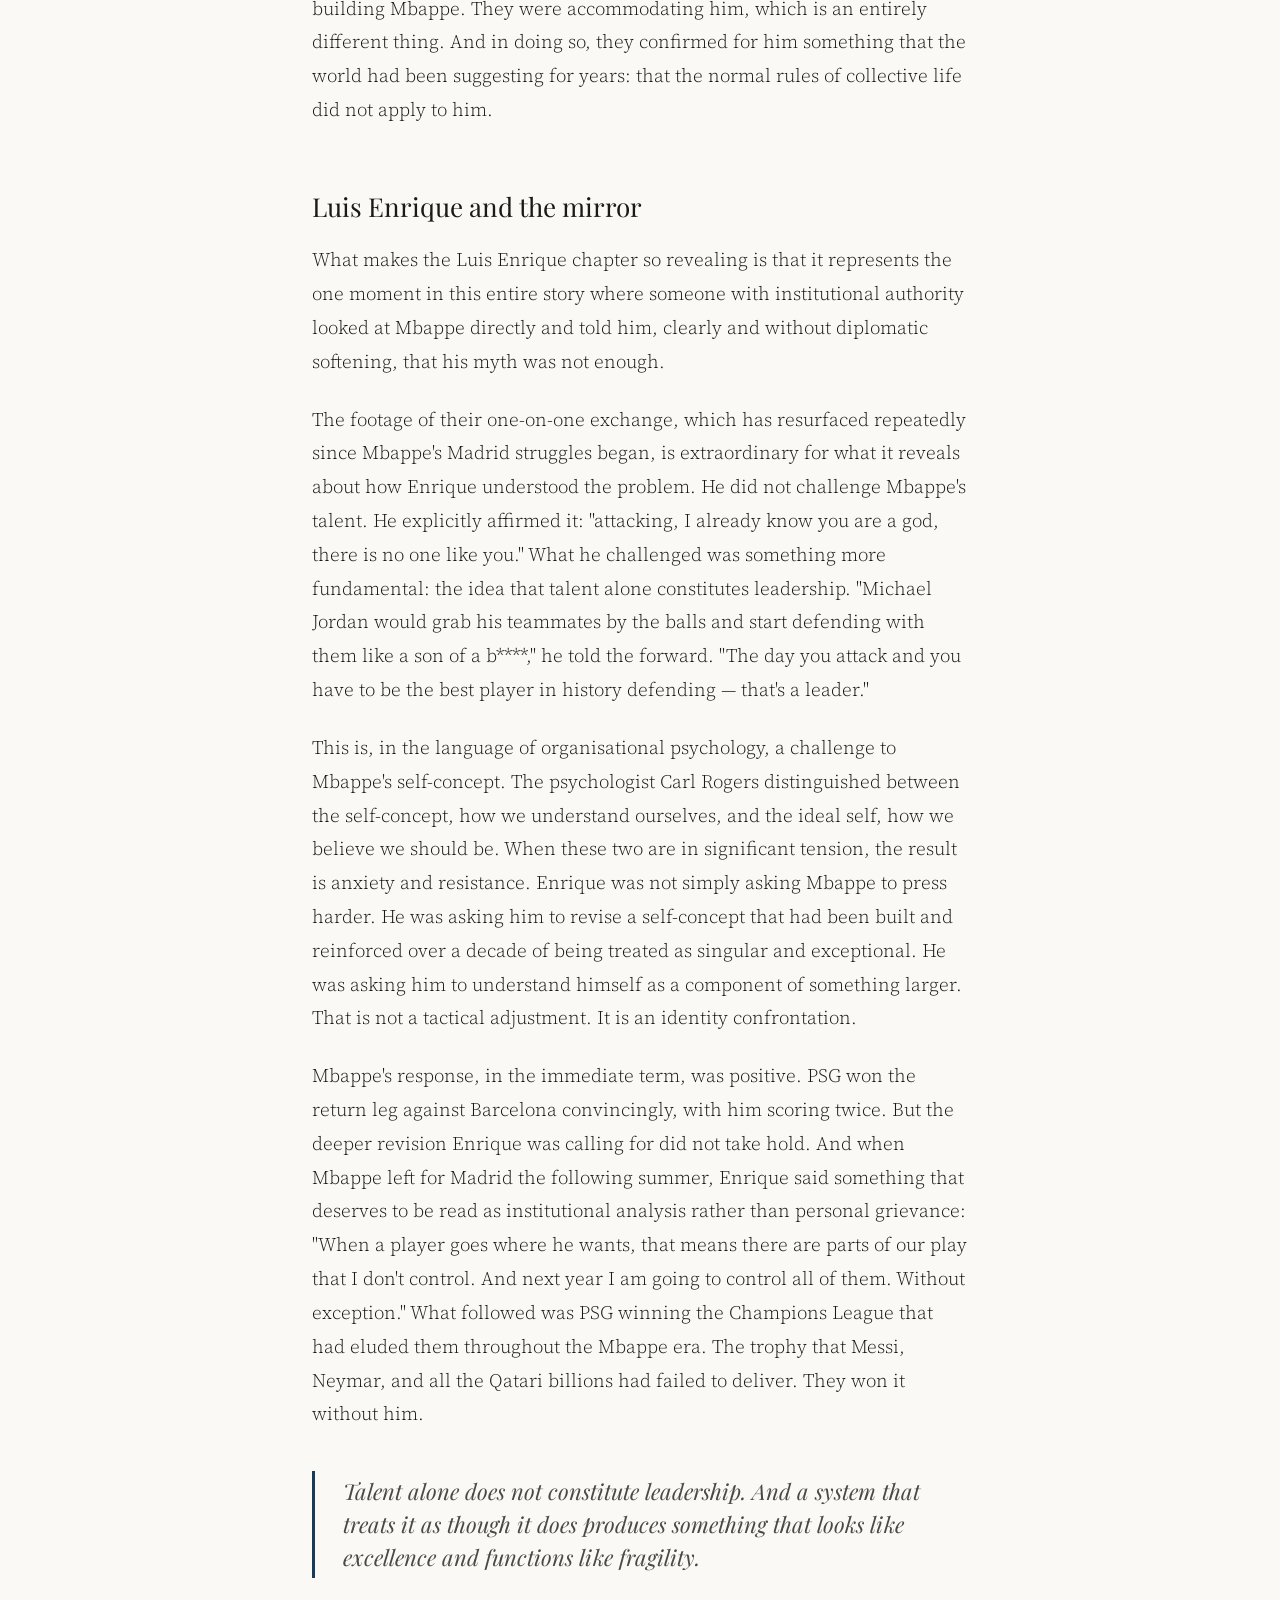
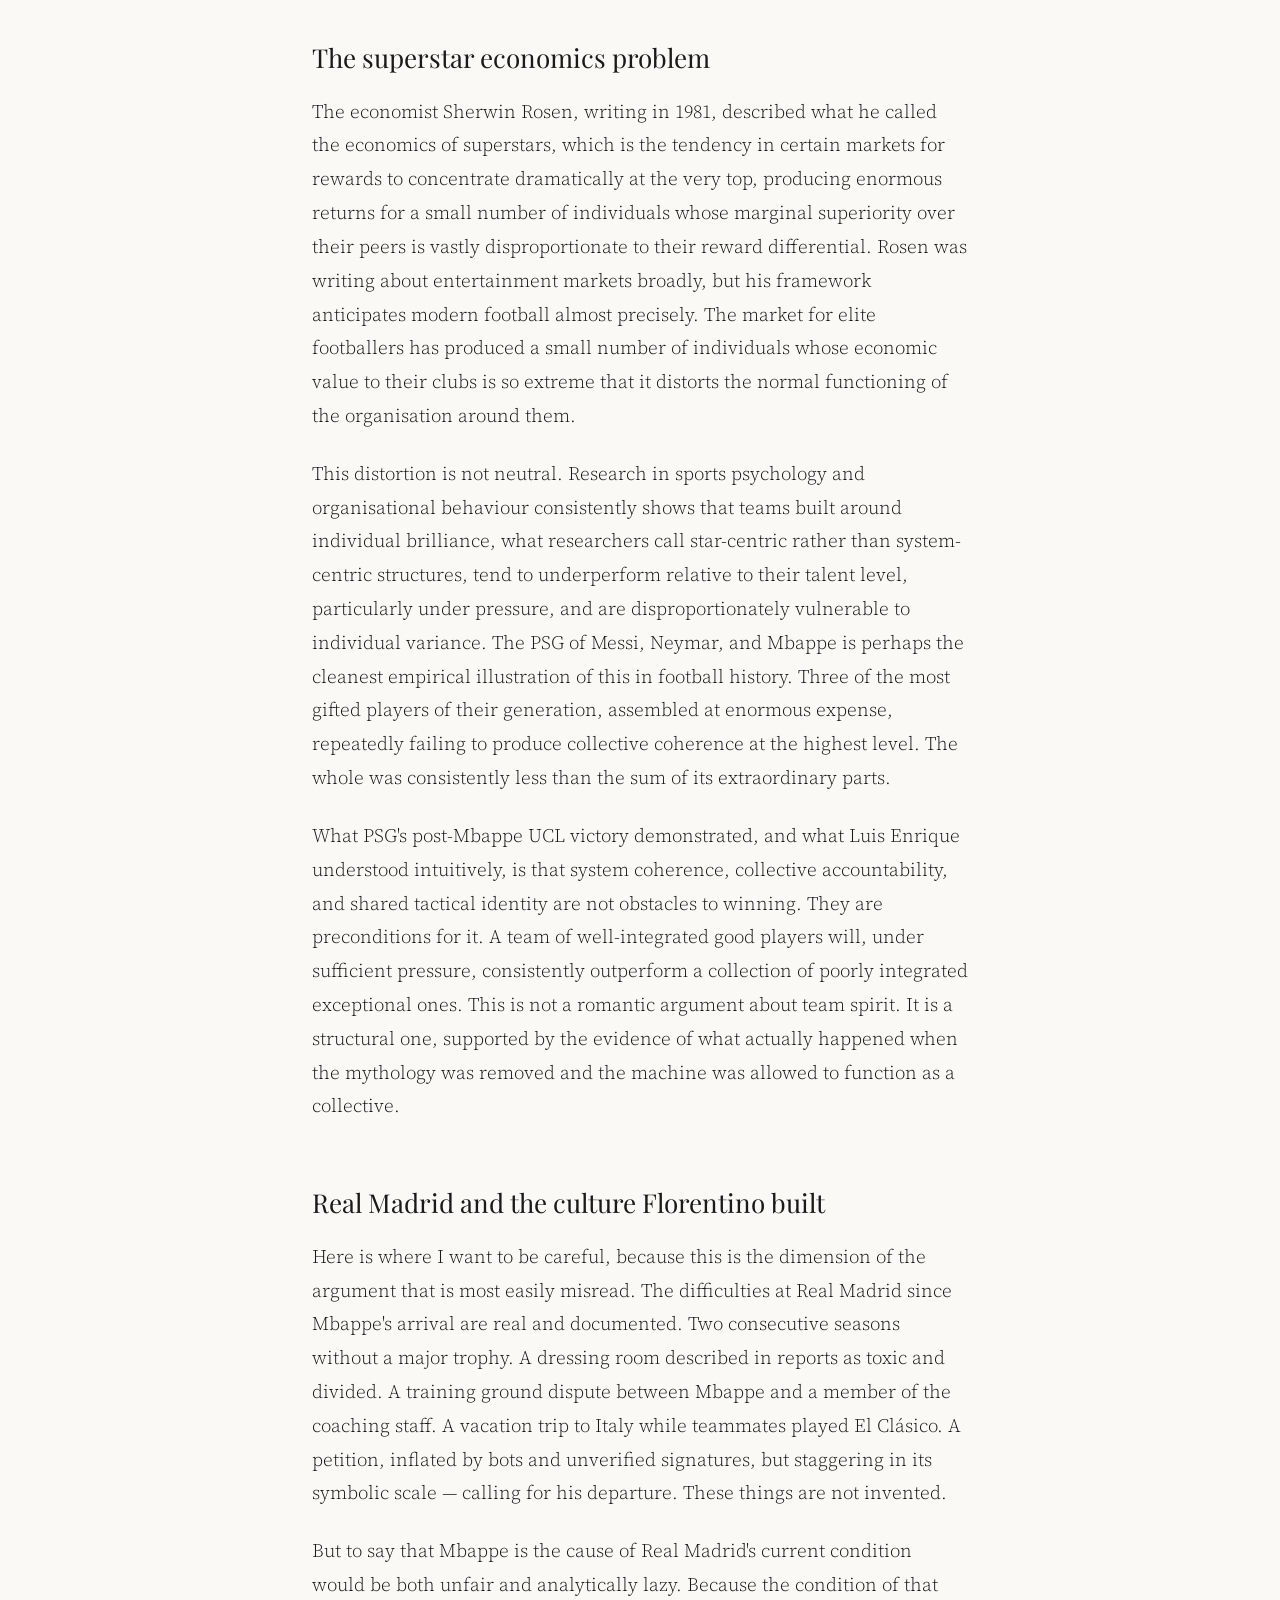
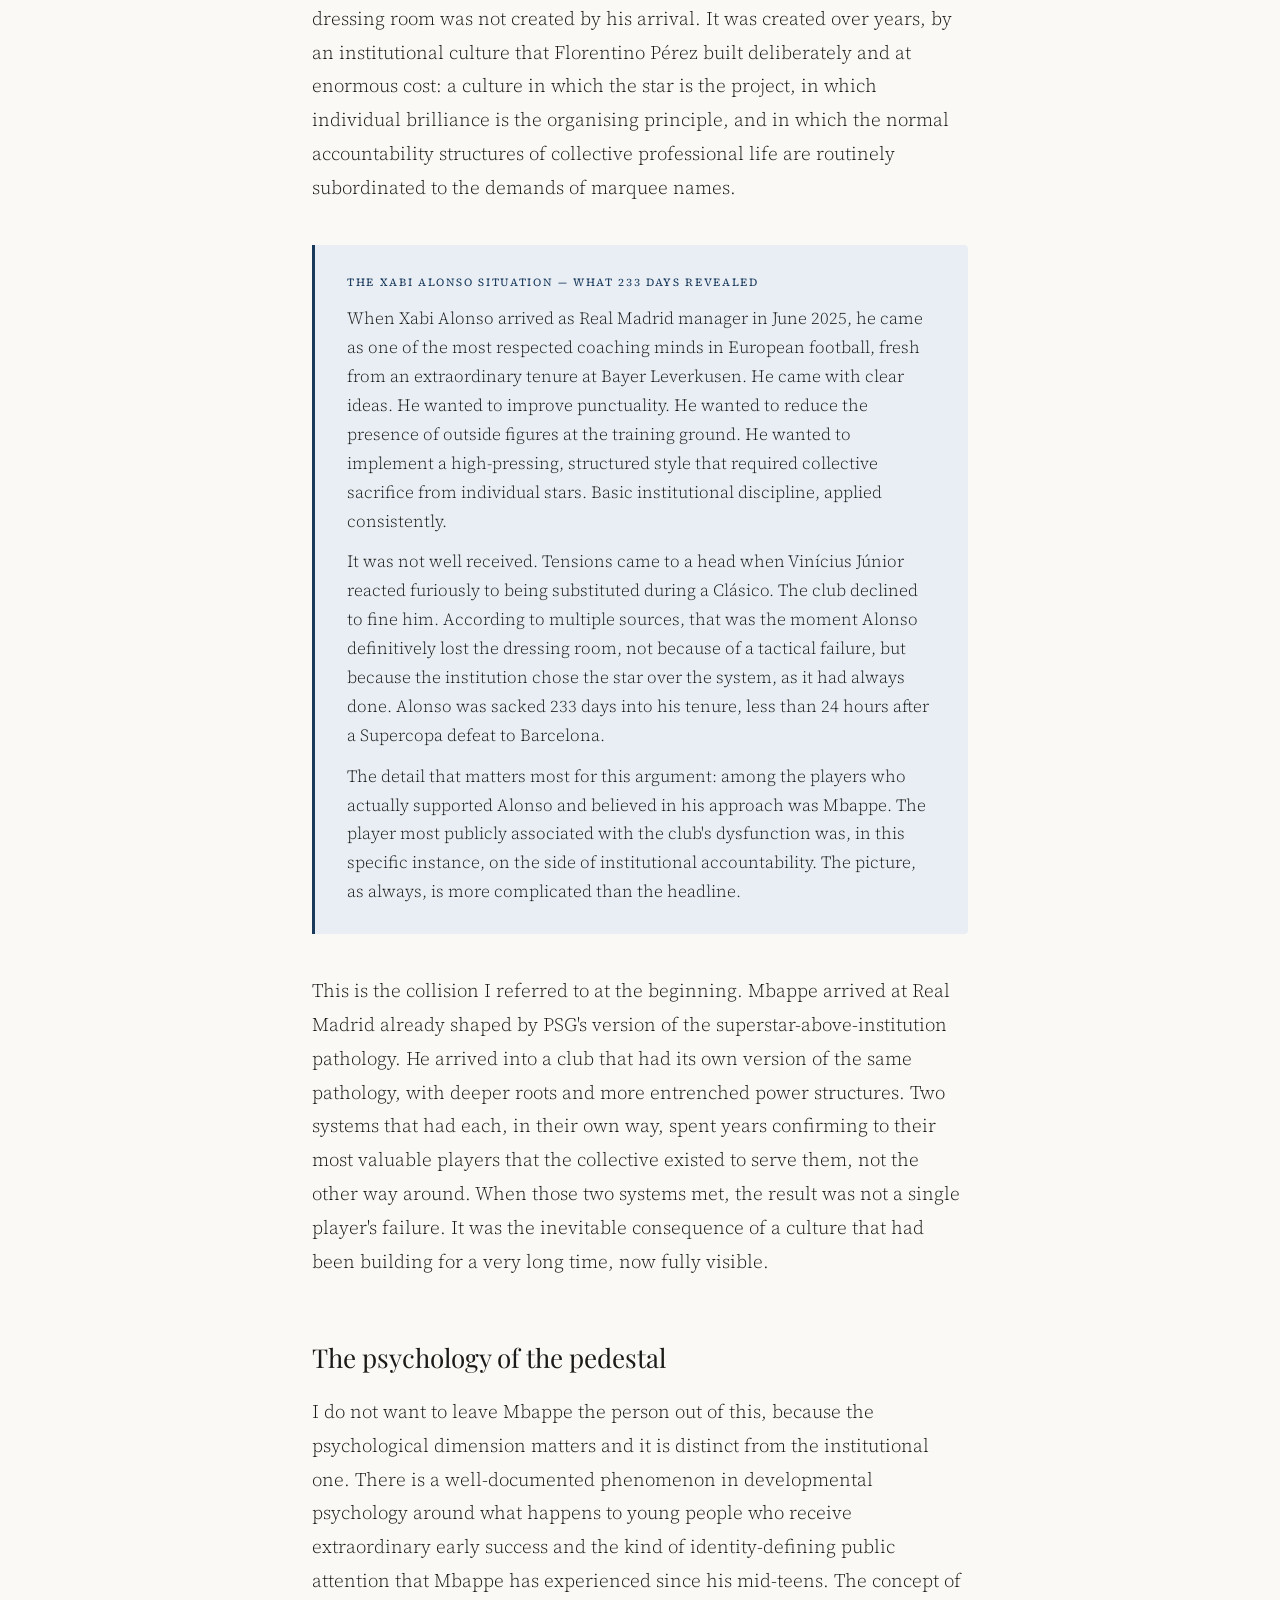
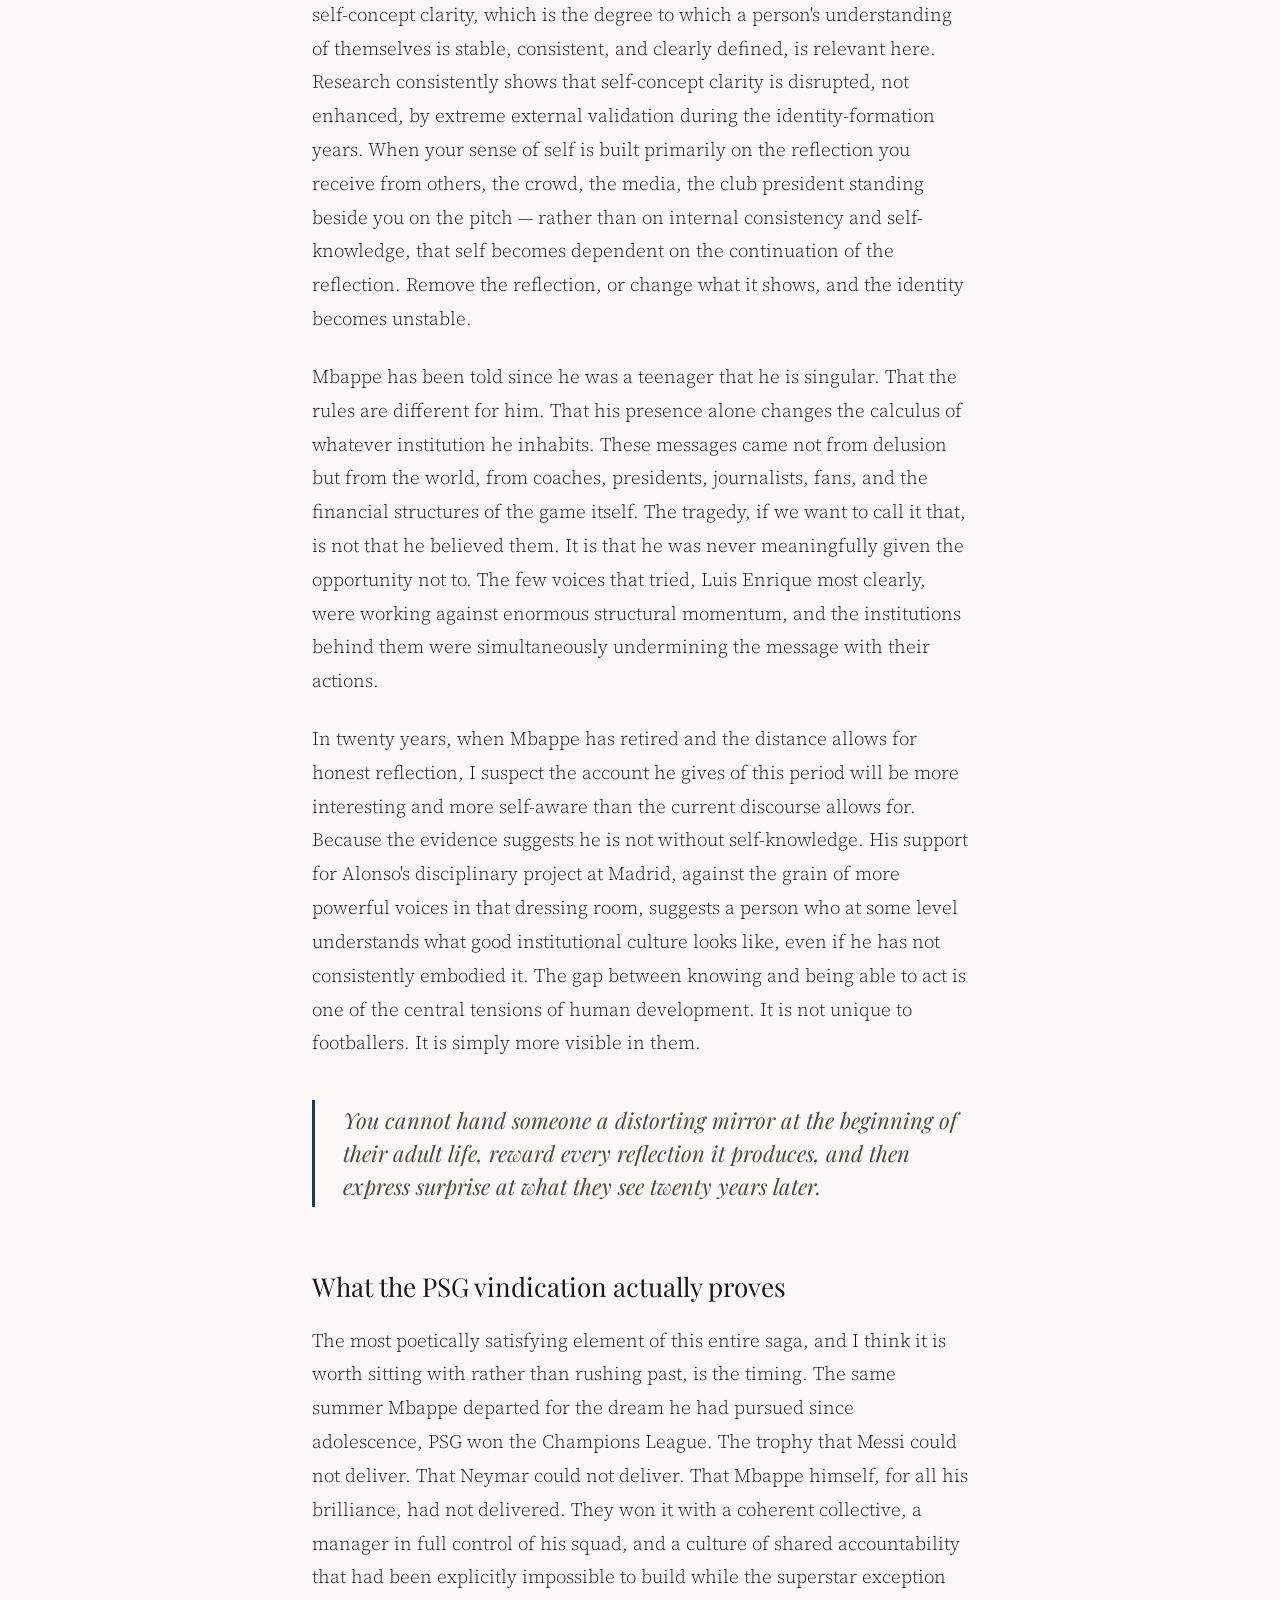
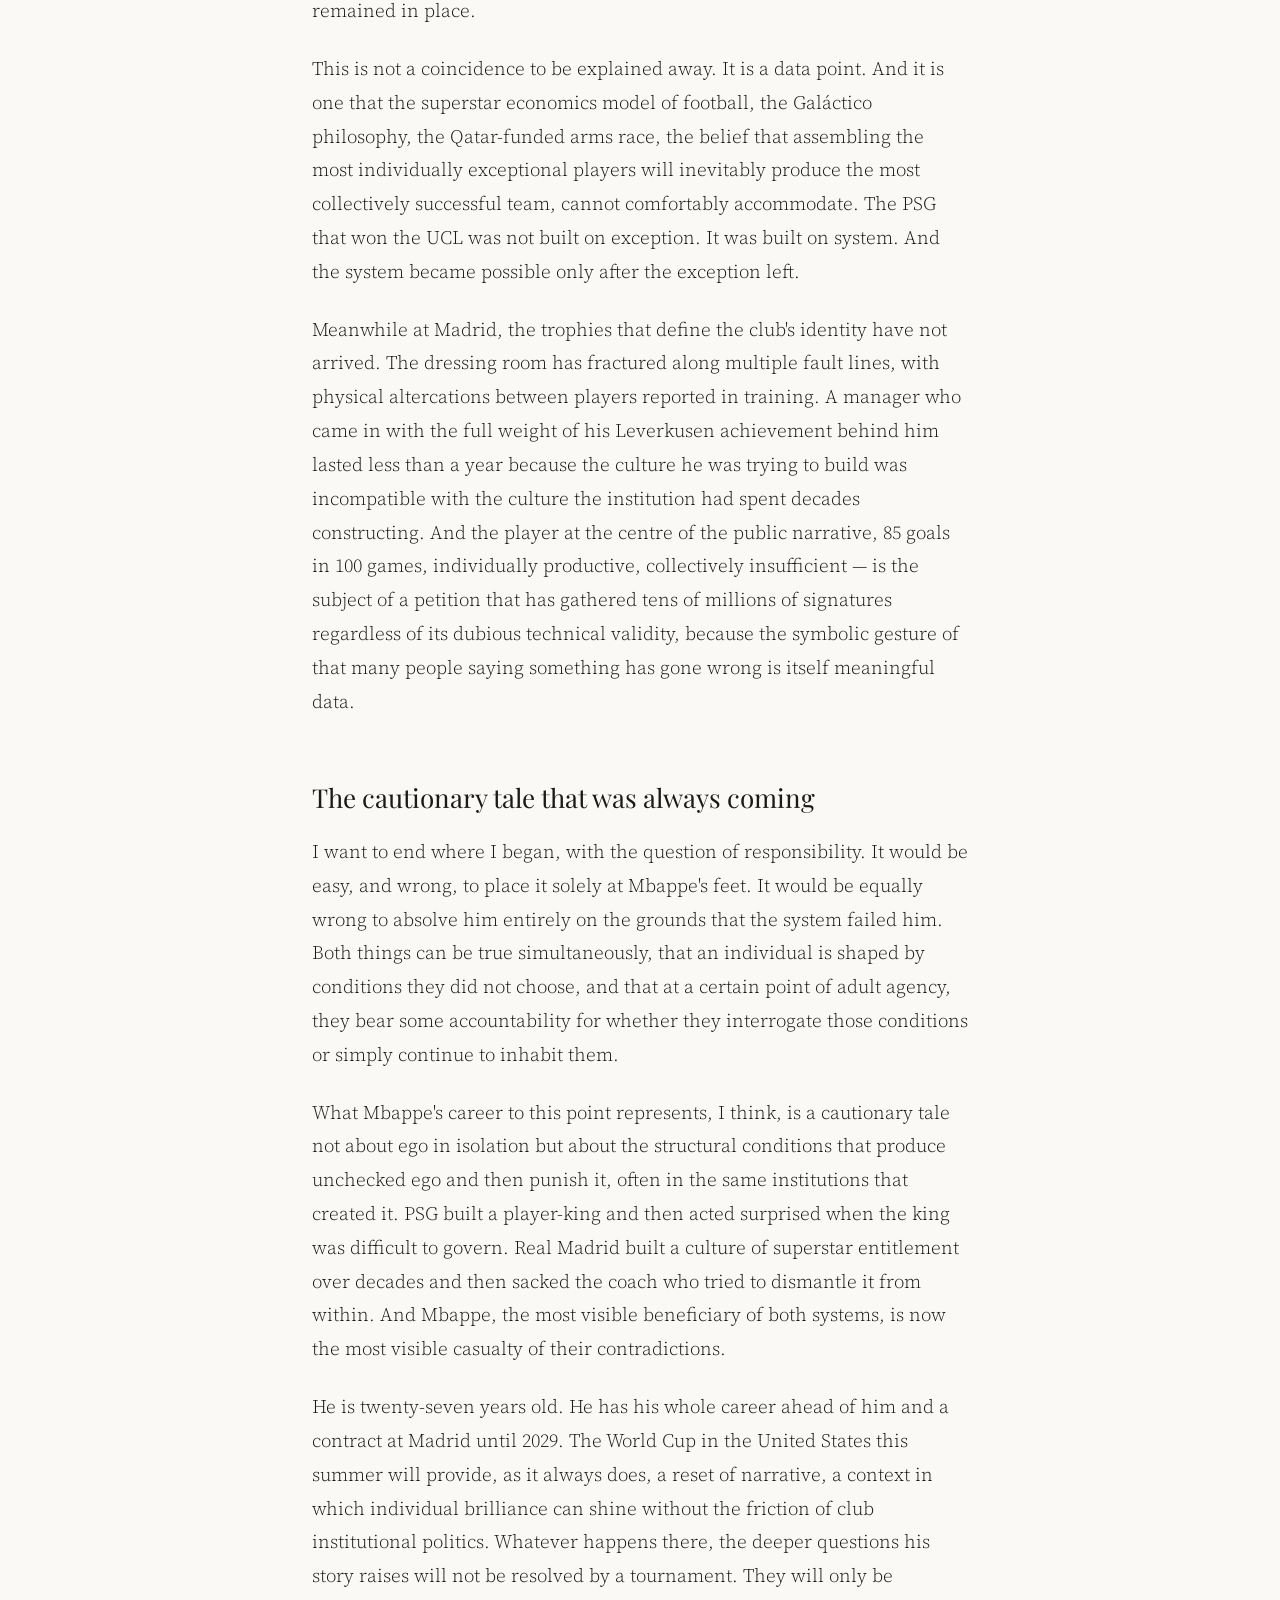
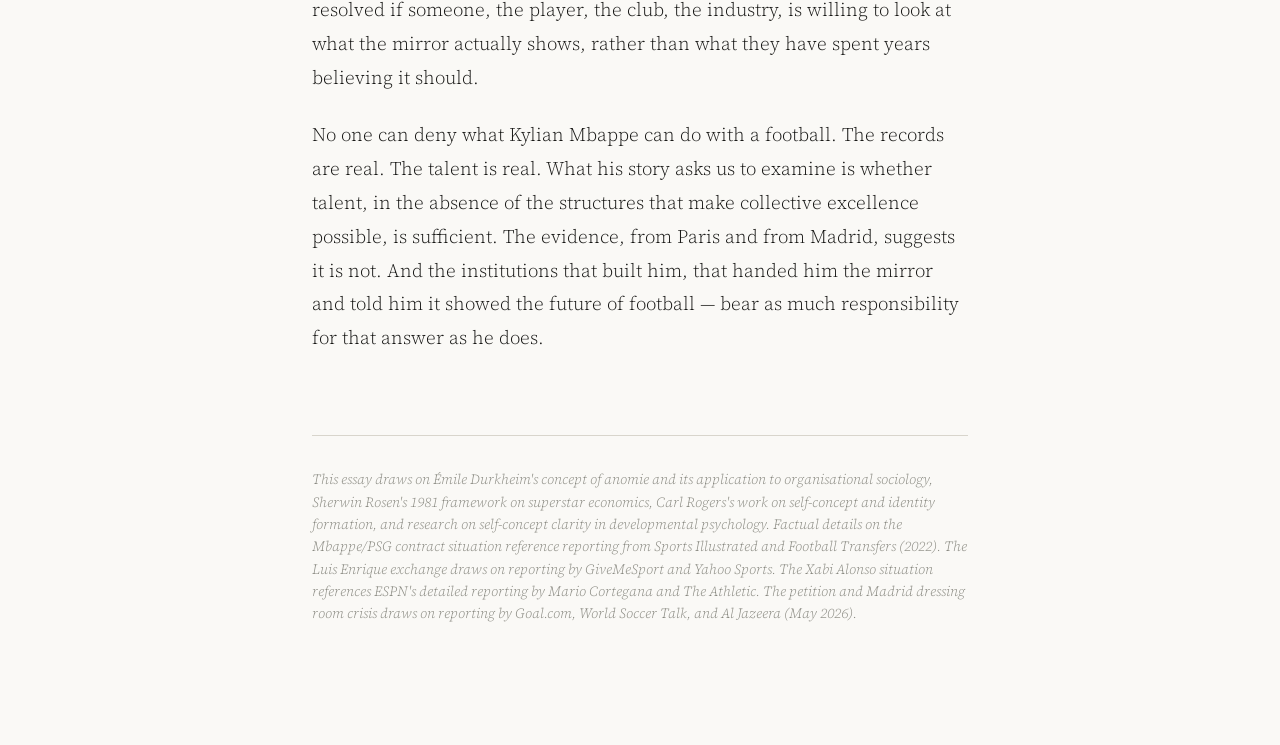
<file: the_mbappe_mirror.html>
<!DOCTYPE html>
<html lang="en">
<head>
<meta charset="UTF-8">
<meta name="viewport" content="width=device-width, initial-scale=1.0">
<title>The Mbappe Mirror — Lebogang Mosimaneotsile</title>
<link href="https://fonts.googleapis.com/css2?family=Playfair+Display:ital,wght@0,400;0,500;1,400&family=Source+Serif+4:ital,opsz,wght@0,8..60,300;0,8..60,400;1,8..60,300;1,8..60,400&display=swap" rel="stylesheet">
<style>
  *, *::before, *::after { box-sizing: border-box; margin: 0; padding: 0; }

  :root {
    --ink: #1a1a18;
    --ink-soft: #4a4a45;
    --ink-muted: #8a8a82;
    --page: #faf9f6;
    --accent: #1a3a5c;
    --accent-soft: #e8eef4;
    --rule: #d8d5cc;
    --serif: 'Playfair Display', Georgia, serif;
    --body: 'Source Serif 4', Georgia, serif;
  }

  html { background: var(--page); color: var(--ink); }

  body {
    font-family: var(--body);
    font-size: 19px;
    line-height: 1.78;
    font-weight: 300;
    max-width: 720px;
    margin: 0 auto;
    padding: 80px 32px 120px;
    color: var(--ink);
  }

  .kicker {
    font-family: var(--body);
    font-size: 12px;
    font-weight: 400;
    letter-spacing: 0.18em;
    text-transform: uppercase;
    color: var(--accent);
    margin-bottom: 24px;
    display: block;
  }

  h1 {
    font-family: var(--serif);
    font-size: clamp(32px, 5vw, 52px);
    font-weight: 400;
    line-height: 1.15;
    color: var(--ink);
    margin-bottom: 12px;
    letter-spacing: -0.01em;
  }

  h1 em {
    font-style: italic;
    color: var(--ink-soft);
  }

  .subtitle {
    font-family: var(--body);
    font-size: 18px;
    font-weight: 300;
    color: var(--ink-soft);
    font-style: italic;
    margin-bottom: 48px;
    line-height: 1.5;
  }

  .byline {
    display: flex;
    align-items: center;
    gap: 16px;
    padding: 20px 0;
    border-top: 0.5px solid var(--rule);
    border-bottom: 0.5px solid var(--rule);
    margin-bottom: 56px;
  }

  .byline-avatar {
    width: 40px;
    height: 40px;
    border-radius: 50%;
    background: var(--accent-soft);
    display: flex;
    align-items: center;
    justify-content: center;
    font-family: var(--serif);
    font-size: 15px;
    color: var(--accent);
    flex-shrink: 0;
  }

  .byline-text {
    font-size: 14px;
    color: var(--ink-soft);
    line-height: 1.4;
  }

  .byline-text strong {
    display: block;
    font-weight: 400;
    color: var(--ink);
    font-size: 15px;
  }

  h2 {
    font-family: var(--serif);
    font-size: 26px;
    font-weight: 400;
    color: var(--ink);
    margin: 64px 0 20px;
    line-height: 1.25;
  }

  p { margin-bottom: 24px; }
  p:last-child { margin-bottom: 0; }

  .drop-cap::first-letter {
    font-family: var(--serif);
    font-size: 72px;
    font-weight: 400;
    float: left;
    line-height: 0.82;
    margin-right: 8px;
    margin-top: 8px;
    color: var(--accent);
  }

  blockquote {
    border-left: 3px solid var(--accent);
    margin: 40px 0;
    padding: 4px 0 4px 28px;
  }

  blockquote p {
    font-family: var(--serif);
    font-size: 22px;
    font-style: italic;
    font-weight: 400;
    color: var(--ink-soft);
    line-height: 1.5;
    margin: 0;
  }

  .case-study {
    background: var(--accent-soft);
    border-left: 3px solid var(--accent);
    padding: 28px 32px;
    margin: 40px 0;
    border-radius: 0 4px 4px 0;
  }

  .case-study-label {
    font-size: 11px;
    letter-spacing: 0.15em;
    text-transform: uppercase;
    color: var(--accent);
    font-weight: 400;
    margin-bottom: 12px;
    display: block;
  }

  .case-study p {
    font-size: 17px;
    line-height: 1.7;
    color: var(--ink);
    margin-bottom: 12px;
  }

  .case-study p:last-child { margin-bottom: 0; }

  .endnote {
    margin-top: 80px;
    padding-top: 32px;
    border-top: 0.5px solid var(--rule);
    font-size: 14px;
    color: var(--ink-muted);
    font-style: italic;
    line-height: 1.6;
  }

  @media (max-width: 600px) {
    body { padding: 48px 20px 80px; font-size: 17px; }
    .drop-cap::first-letter { font-size: 56px; }
  }
</style>
</head>
<body>

<a href="index.html" style="
  display: inline-flex;
  align-items: center;
  gap: 8px;
  font-family: 'Source Serif 4', Georgia, serif;
  font-size: 13px;
  font-weight: 300;
  letter-spacing: 0.12em;
  text-transform: uppercase;
  color: #8a8a82;
  text-decoration: none;
  margin-bottom: 48px;
  display: block;
  transition: color 0.3s ease;
" onmouseover="this.style.color='#c0392b'" onmouseout="this.style.color='#8a8a82'">← Back to Portfolio</a>

<span class="kicker">Essay — Football, Power &amp; Identity</span>

<h1>The <em>Mbappe</em> Mirror</h1>
<p class="subtitle">On mythology, institutional failure, and what happens when a player is handed a distorting mirror at seventeen and never asked to put it down</p>
</div>


<p class="">There is a version of the Kylian Mbappe story that is very easy to tell. Gifted player. Enormous ego. Believed he was bigger than every institution he passed through. Left PSG, went to Real Madrid, everything fell apart. The end. That version is satisfying in the way that morality tales always are: clean, causal, someone to blame. It is also, I think, fundamentally dishonest. Because it locates the failure entirely inside one person while ignoring the system of mirrors that surrounded him from the moment he was seventeen years old and the world decided, collectively and without his meaningful consent, that he was not merely a footballer but a phenomenon unto himself. You cannot hand someone a distorting mirror at the beginning of their adult life, reward every reflection it produces, and then express surprise at what they see when they look into it twenty years later.</p>

<p>What I want to do here is something more uncomfortable than blame. I want to use Mbappe as a case study, at a micro level, as an individual whose psychology was shaped by extraordinary circumstances, and at a macro level as a symptom of what happens when modern football's financial architecture, institutional culture, and mythology-making machinery all converge on a single human being. Because what is happening at Real Madrid right now is not simply a story about one difficult player. It is a story about two broken systems meeting each other, and the slow-motion consequences of that collision.</p>


<h2>What the numbers cannot explain</h2>

<p>Let me be precise about something before I go further, because I think it is important. Kylian Mbappe is, by any objective measure, an exceptional footballer. He has scored 85 goals in 100 appearances for Real Madrid. This season alone he has produced 41 goals in 41 matches, numbers that would place virtually any other player in the world beyond serious criticism. The argument I am making is not that he has failed on the pitch. The individual statistics do not support that claim, and I will not make it.</p>

<p>What I am arguing is something different: that individual brilliance, uncoupled from collective investment and institutional accountability, is insufficient, and in some configurations actively corrosive. And that the conditions which produced this specific uncoupling were not accidents. They were constructed, over years, by the football industry itself, by PSG's ownership, and by the broader culture of superstar economics that has come to define the modern game. Mbappe is the most visible consequence of that construction. He is not its sole author.</p>


<h2>The machine that built the myth</h2>

<p>To understand where Mbappe is in May 2026, you have to go back to May 2022, and to one of the most structurally revealing moments in recent football history. Mbappe was twenty-three years old. He had been at PSG for five years and was the best player in the world by almost any metric. Real Madrid wanted him desperately. PSG, facing the prospect of losing their prized asset on a free transfer, made him an offer that went considerably beyond money.</p>

<p>When Mbappe signed his contract extension that summer, he was not signing as a player. He was signing as something closer to a co-director. He was granted effective input over coaching appointments, over player recruitment, over the sporting direction of the club. The sporting director who had a poor relationship with his camp was removed. The club president stood beside him on the pitch at Parc des Princes and declared publicly that Mbappe would become the cornerstone of PSG's project both on and off the pitch. A French football club, backed by Qatari sovereign wealth, handed a twenty-three-year-old the institutional architecture of the organisation and asked him to stay.</p>

<p>The sociologist Émile Durkheim wrote about anomie, which is the condition that arises when the social norms and regulatory structures that govern individual behaviour are removed or overridden. Durkheim's concern was primarily with what happens to societies when their frameworks of collective expectation collapse. But the concept translates precisely to organisations, and to individuals within them. When the normal constraints of institutional membership are suspended for one person, when the rules, the hierarchies, the accountability structures that apply to everyone else are explicitly waived, you do not simply give that person freedom. You remove the structure through which they might have developed a stable relationship with the collective. You create, in Durkheim's terms, a condition of normlessness. And normlessness, for Durkheim, was not freedom. It was a form of psychological and social danger.</p>

<p>PSG did not give Mbappe power because they believed it was good for him. They did it because they were desperate to keep him, and because their entire project, the Galáctico spending, the Messi and Neymar signings, the years of financial excess in pursuit of a Champions League that kept eluding them, had reduced their leverage to almost nothing. They were not building Mbappe. They were accommodating him, which is an entirely different thing. And in doing so, they confirmed for him something that the world had been suggesting for years: that the normal rules of collective life did not apply to him.</p>


<h2>Luis Enrique and the mirror</h2>

<p>What makes the Luis Enrique chapter so revealing is that it represents the one moment in this entire story where someone with institutional authority looked at Mbappe directly and told him, clearly and without diplomatic softening, that his myth was not enough.</p>

<p>The footage of their one-on-one exchange, which has resurfaced repeatedly since Mbappe's Madrid struggles began, is extraordinary for what it reveals about how Enrique understood the problem. He did not challenge Mbappe's talent. He explicitly affirmed it: "attacking, I already know you are a god, there is no one like you." What he challenged was something more fundamental: the idea that talent alone constitutes leadership. "Michael Jordan would grab his teammates by the balls and start defending with them like a son of a b****," he told the forward. "The day you attack and you have to be the best player in history defending — that's a leader."</p>

<p>This is, in the language of organisational psychology, a challenge to Mbappe's self-concept. The psychologist Carl Rogers distinguished between the self-concept, how we understand ourselves, and the ideal self, how we believe we should be. When these two are in significant tension, the result is anxiety and resistance. Enrique was not simply asking Mbappe to press harder. He was asking him to revise a self-concept that had been built and reinforced over a decade of being treated as singular and exceptional. He was asking him to understand himself as a component of something larger. That is not a tactical adjustment. It is an identity confrontation.</p>

<p>Mbappe's response, in the immediate term, was positive. PSG won the return leg against Barcelona convincingly, with him scoring twice. But the deeper revision Enrique was calling for did not take hold. And when Mbappe left for Madrid the following summer, Enrique said something that deserves to be read as institutional analysis rather than personal grievance: "When a player goes where he wants, that means there are parts of our play that I don't control. And next year I am going to control all of them. Without exception." What followed was PSG winning the Champions League that had eluded them throughout the Mbappe era. The trophy that Messi, Neymar, and all the Qatari billions had failed to deliver. They won it without him.</p>

<blockquote>
  <p>Talent alone does not constitute leadership. And a system that treats it as though it does produces something that looks like excellence and functions like fragility.</p>
</blockquote>


<h2>The superstar economics problem</h2>

<p>The economist Sherwin Rosen, writing in 1981, described what he called the economics of superstars, which is the tendency in certain markets for rewards to concentrate dramatically at the very top, producing enormous returns for a small number of individuals whose marginal superiority over their peers is vastly disproportionate to their reward differential. Rosen was writing about entertainment markets broadly, but his framework anticipates modern football almost precisely. The market for elite footballers has produced a small number of individuals whose economic value to their clubs is so extreme that it distorts the normal functioning of the organisation around them.</p>

<p>This distortion is not neutral. Research in sports psychology and organisational behaviour consistently shows that teams built around individual brilliance, what researchers call star-centric rather than system-centric structures, tend to underperform relative to their talent level, particularly under pressure, and are disproportionately vulnerable to individual variance. The PSG of Messi, Neymar, and Mbappe is perhaps the cleanest empirical illustration of this in football history. Three of the most gifted players of their generation, assembled at enormous expense, repeatedly failing to produce collective coherence at the highest level. The whole was consistently less than the sum of its extraordinary parts.</p>

<p>What PSG's post-Mbappe UCL victory demonstrated, and what Luis Enrique understood intuitively, is that system coherence, collective accountability, and shared tactical identity are not obstacles to winning. They are preconditions for it. A team of well-integrated good players will, under sufficient pressure, consistently outperform a collection of poorly integrated exceptional ones. This is not a romantic argument about team spirit. It is a structural one, supported by the evidence of what actually happened when the mythology was removed and the machine was allowed to function as a collective.</p>


<h2>Real Madrid and the culture Florentino built</h2>

<p>Here is where I want to be careful, because this is the dimension of the argument that is most easily misread. The difficulties at Real Madrid since Mbappe's arrival are real and documented. Two consecutive seasons without a major trophy. A dressing room described in reports as toxic and divided. A training ground dispute between Mbappe and a member of the coaching staff. A vacation trip to Italy while teammates played El Clásico. A petition, inflated by bots and unverified signatures, but staggering in its symbolic scale — calling for his departure. These things are not invented.</p>

<p>But to say that Mbappe is the cause of Real Madrid's current condition would be both unfair and analytically lazy. Because the condition of that dressing room was not created by his arrival. It was created over years, by an institutional culture that Florentino Pérez built deliberately and at enormous cost: a culture in which the star is the project, in which individual brilliance is the organising principle, and in which the normal accountability structures of collective professional life are routinely subordinated to the demands of marquee names.</p>

<div class="case-study">
  <span class="case-study-label">The Xabi Alonso situation — what 233 days revealed</span>
  <p>When Xabi Alonso arrived as Real Madrid manager in June 2025, he came as one of the most respected coaching minds in European football, fresh from an extraordinary tenure at Bayer Leverkusen. He came with clear ideas. He wanted to improve punctuality. He wanted to reduce the presence of outside figures at the training ground. He wanted to implement a high-pressing, structured style that required collective sacrifice from individual stars. Basic institutional discipline, applied consistently.</p>
  <p>It was not well received. Tensions came to a head when Vinícius Júnior reacted furiously to being substituted during a Clásico. The club declined to fine him. According to multiple sources, that was the moment Alonso definitively lost the dressing room, not because of a tactical failure, but because the institution chose the star over the system, as it had always done. Alonso was sacked 233 days into his tenure, less than 24 hours after a Supercopa defeat to Barcelona.</p>
  <p>The detail that matters most for this argument: among the players who actually supported Alonso and believed in his approach was Mbappe. The player most publicly associated with the club's dysfunction was, in this specific instance, on the side of institutional accountability. The picture, as always, is more complicated than the headline.</p>
</div>

<p>This is the collision I referred to at the beginning. Mbappe arrived at Real Madrid already shaped by PSG's version of the superstar-above-institution pathology. He arrived into a club that had its own version of the same pathology, with deeper roots and more entrenched power structures. Two systems that had each, in their own way, spent years confirming to their most valuable players that the collective existed to serve them, not the other way around. When those two systems met, the result was not a single player's failure. It was the inevitable consequence of a culture that had been building for a very long time, now fully visible.</p>


<h2>The psychology of the pedestal</h2>

<p>I do not want to leave Mbappe the person out of this, because the psychological dimension matters and it is distinct from the institutional one. There is a well-documented phenomenon in developmental psychology around what happens to young people who receive extraordinary early success and the kind of identity-defining public attention that Mbappe has experienced since his mid-teens. The concept of self-concept clarity, which is the degree to which a person's understanding of themselves is stable, consistent, and clearly defined, is relevant here. Research consistently shows that self-concept clarity is disrupted, not enhanced, by extreme external validation during the identity-formation years. When your sense of self is built primarily on the reflection you receive from others, the crowd, the media, the club president standing beside you on the pitch — rather than on internal consistency and self-knowledge, that self becomes dependent on the continuation of the reflection. Remove the reflection, or change what it shows, and the identity becomes unstable.</p>

<p>Mbappe has been told since he was a teenager that he is singular. That the rules are different for him. That his presence alone changes the calculus of whatever institution he inhabits. These messages came not from delusion but from the world, from coaches, presidents, journalists, fans, and the financial structures of the game itself. The tragedy, if we want to call it that, is not that he believed them. It is that he was never meaningfully given the opportunity not to. The few voices that tried, Luis Enrique most clearly, were working against enormous structural momentum, and the institutions behind them were simultaneously undermining the message with their actions.</p>

<p>In twenty years, when Mbappe has retired and the distance allows for honest reflection, I suspect the account he gives of this period will be more interesting and more self-aware than the current discourse allows for. Because the evidence suggests he is not without self-knowledge. His support for Alonso's disciplinary project at Madrid, against the grain of more powerful voices in that dressing room, suggests a person who at some level understands what good institutional culture looks like, even if he has not consistently embodied it. The gap between knowing and being able to act is one of the central tensions of human development. It is not unique to footballers. It is simply more visible in them.</p>

<blockquote>
  <p>You cannot hand someone a distorting mirror at the beginning of their adult life, reward every reflection it produces, and then express surprise at what they see twenty years later.</p>
</blockquote>


<h2>What the PSG vindication actually proves</h2>

<p>The most poetically satisfying element of this entire saga, and I think it is worth sitting with rather than rushing past, is the timing. The same summer Mbappe departed for the dream he had pursued since adolescence, PSG won the Champions League. The trophy that Messi could not deliver. That Neymar could not deliver. That Mbappe himself, for all his brilliance, had not delivered. They won it with a coherent collective, a manager in full control of his squad, and a culture of shared accountability that had been explicitly impossible to build while the superstar exception remained in place.</p>

<p>This is not a coincidence to be explained away. It is a data point. And it is one that the superstar economics model of football, the Galáctico philosophy, the Qatar-funded arms race, the belief that assembling the most individually exceptional players will inevitably produce the most collectively successful team, cannot comfortably accommodate. The PSG that won the UCL was not built on exception. It was built on system. And the system became possible only after the exception left.</p>

<p>Meanwhile at Madrid, the trophies that define the club's identity have not arrived. The dressing room has fractured along multiple fault lines, with physical altercations between players reported in training. A manager who came in with the full weight of his Leverkusen achievement behind him lasted less than a year because the culture he was trying to build was incompatible with the culture the institution had spent decades constructing. And the player at the centre of the public narrative, 85 goals in 100 games, individually productive, collectively insufficient — is the subject of a petition that has gathered tens of millions of signatures regardless of its dubious technical validity, because the symbolic gesture of that many people saying something has gone wrong is itself meaningful data.</p>


<h2>The cautionary tale that was always coming</h2>

<p>I want to end where I began, with the question of responsibility. It would be easy, and wrong, to place it solely at Mbappe's feet. It would be equally wrong to absolve him entirely on the grounds that the system failed him. Both things can be true simultaneously, that an individual is shaped by conditions they did not choose, and that at a certain point of adult agency, they bear some accountability for whether they interrogate those conditions or simply continue to inhabit them.</p>

<p>What Mbappe's career to this point represents, I think, is a cautionary tale not about ego in isolation but about the structural conditions that produce unchecked ego and then punish it, often in the same institutions that created it. PSG built a player-king and then acted surprised when the king was difficult to govern. Real Madrid built a culture of superstar entitlement over decades and then sacked the coach who tried to dismantle it from within. And Mbappe, the most visible beneficiary of both systems, is now the most visible casualty of their contradictions.</p>

<p>He is twenty-seven years old. He has his whole career ahead of him and a contract at Madrid until 2029. The World Cup in the United States this summer will provide, as it always does, a reset of narrative, a context in which individual brilliance can shine without the friction of club institutional politics. Whatever happens there, the deeper questions his story raises will not be resolved by a tournament. They will only be resolved if someone, the player, the club, the industry, is willing to look at what the mirror actually shows, rather than what they have spent years believing it should.</p>

<p>No one can deny what Kylian Mbappe can do with a football. The records are real. The talent is real. What his story asks us to examine is whether talent, in the absence of the structures that make collective excellence possible, is sufficient. The evidence, from Paris and from Madrid, suggests it is not. And the institutions that built him, that handed him the mirror and told him it showed the future of football — bear as much responsibility for that answer as he does.</p>


<div class="endnote">
  <p>This essay draws on Émile Durkheim's concept of anomie and its application to organisational sociology, Sherwin Rosen's 1981 framework on superstar economics, Carl Rogers's work on self-concept and identity formation, and research on self-concept clarity in developmental psychology. Factual details on the Mbappe/PSG contract situation reference reporting from Sports Illustrated and Football Transfers (2022). The Luis Enrique exchange draws on reporting by GiveMeSport and Yahoo Sports. The Xabi Alonso situation references ESPN's detailed reporting by Mario Cortegana and The Athletic. The petition and Madrid dressing room crisis draws on reporting by Goal.com, World Soccer Talk, and Al Jazeera (May 2026).</p>
</div>

</body>
</html>
</file>
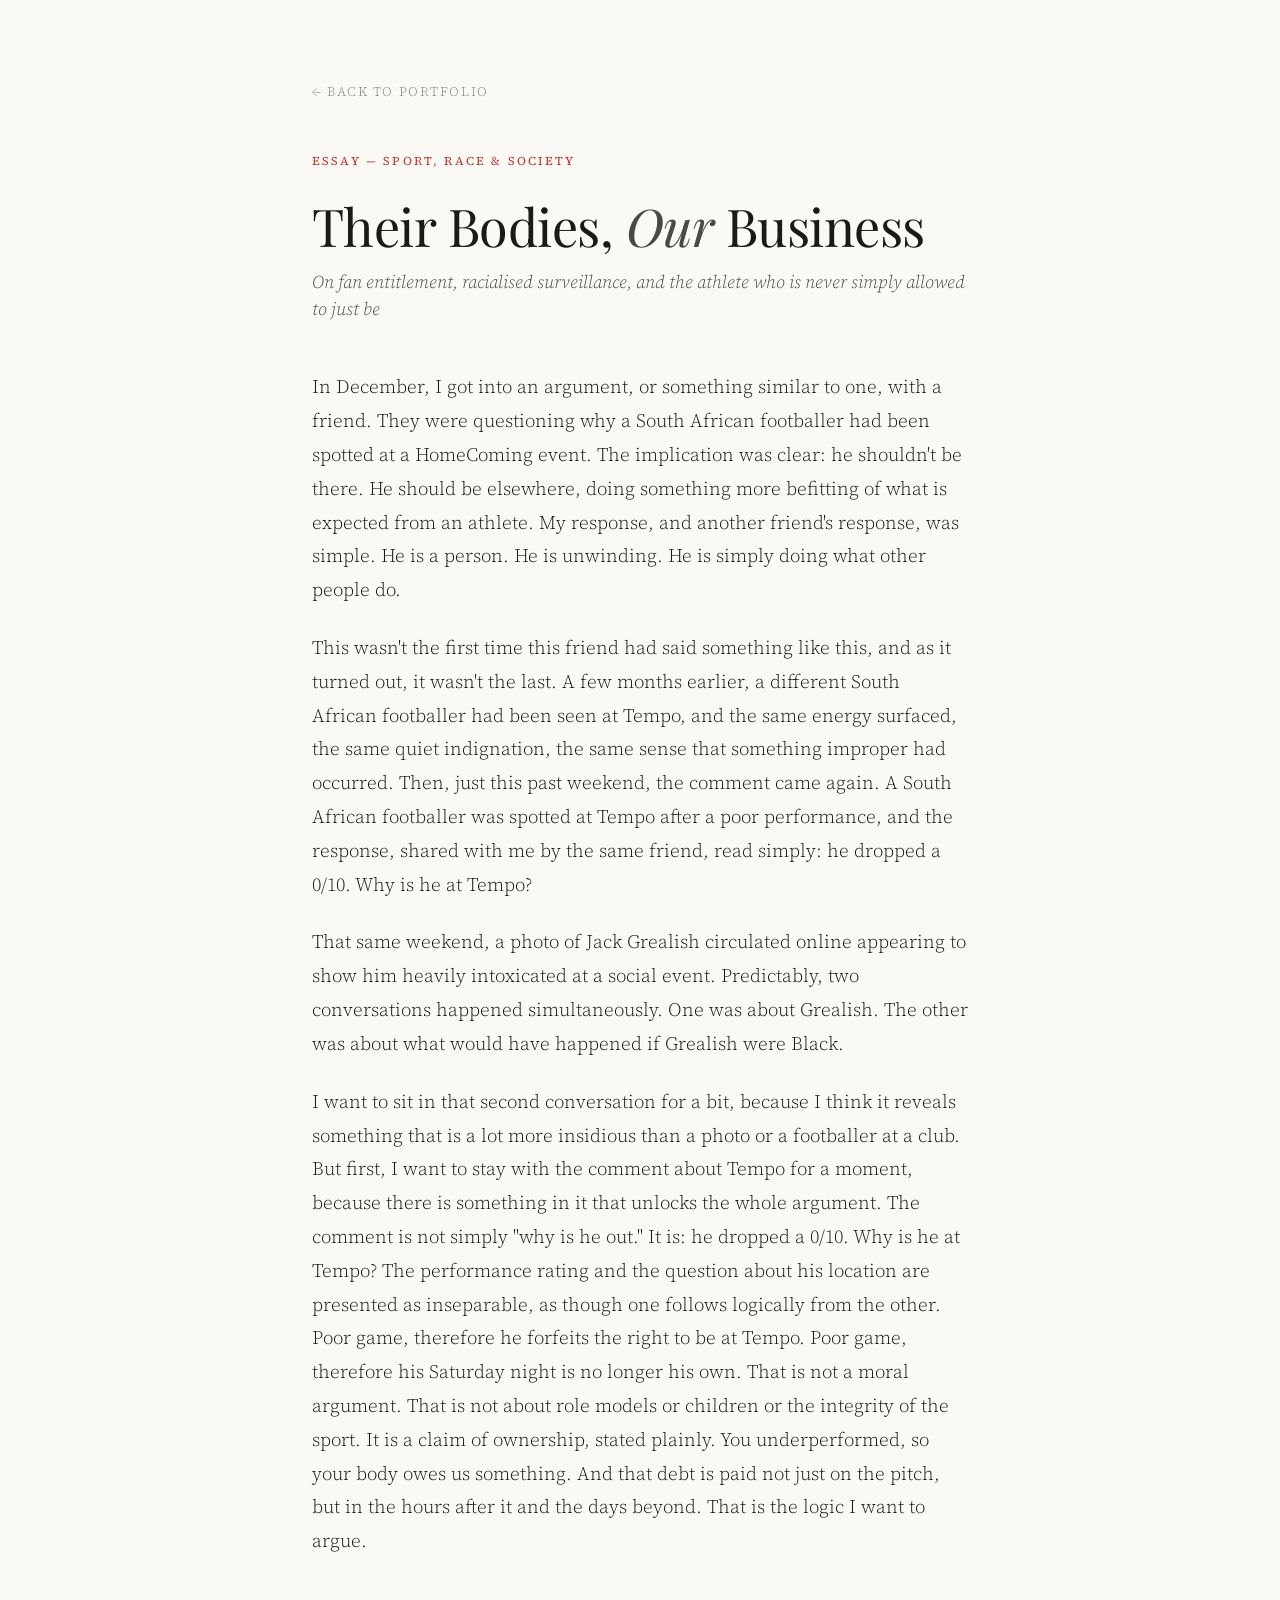
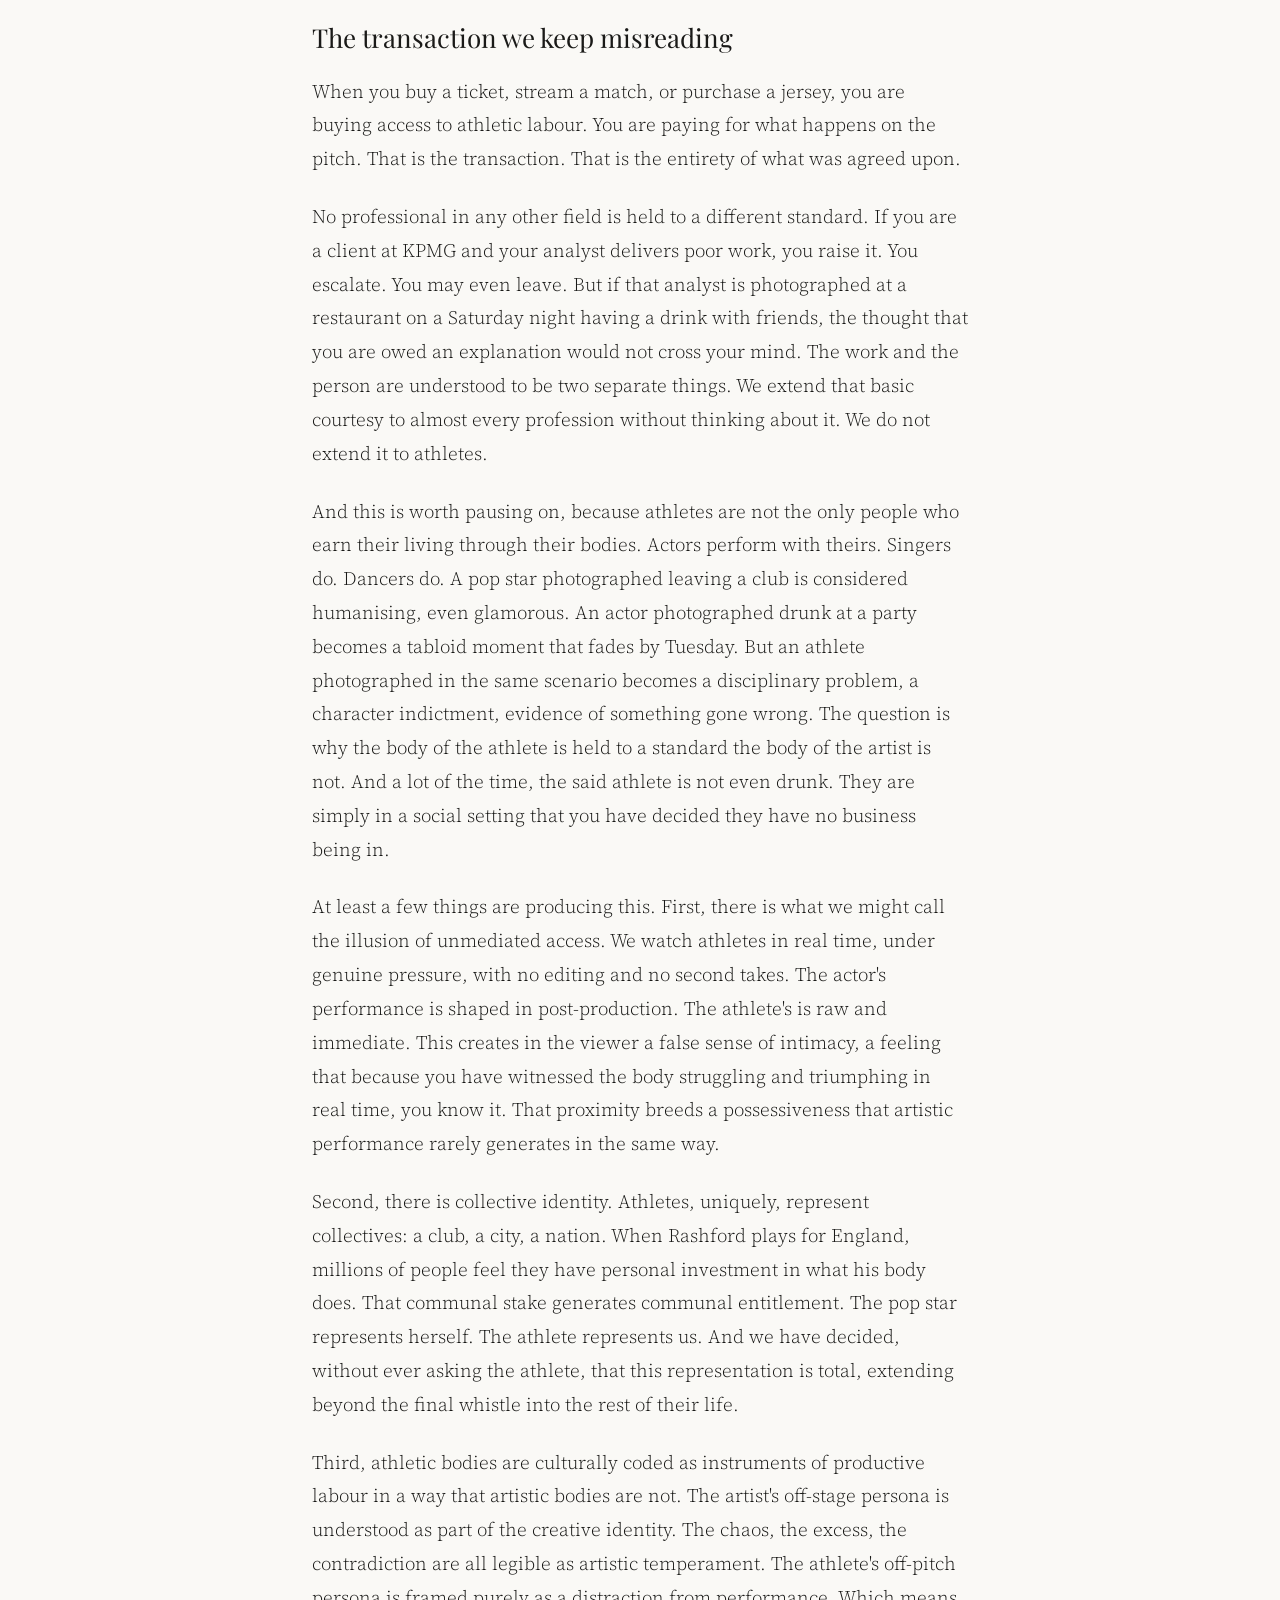
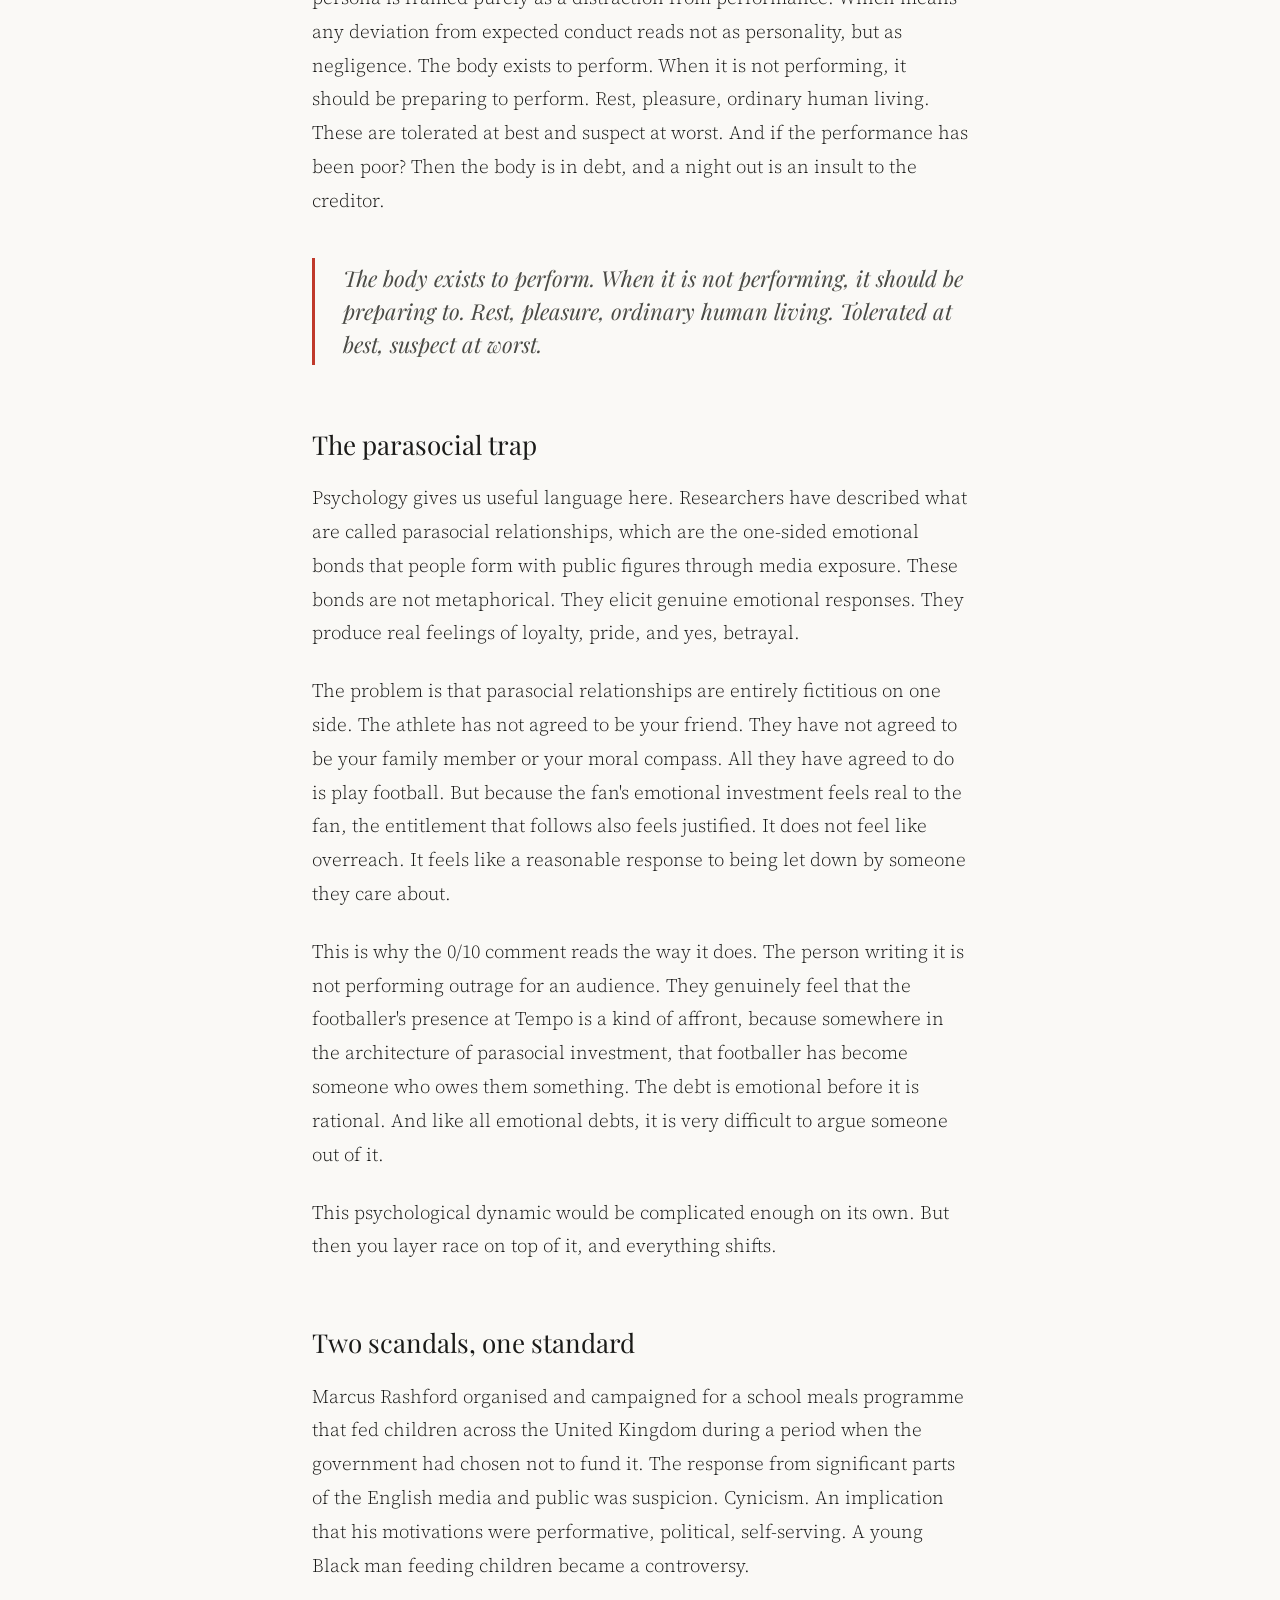
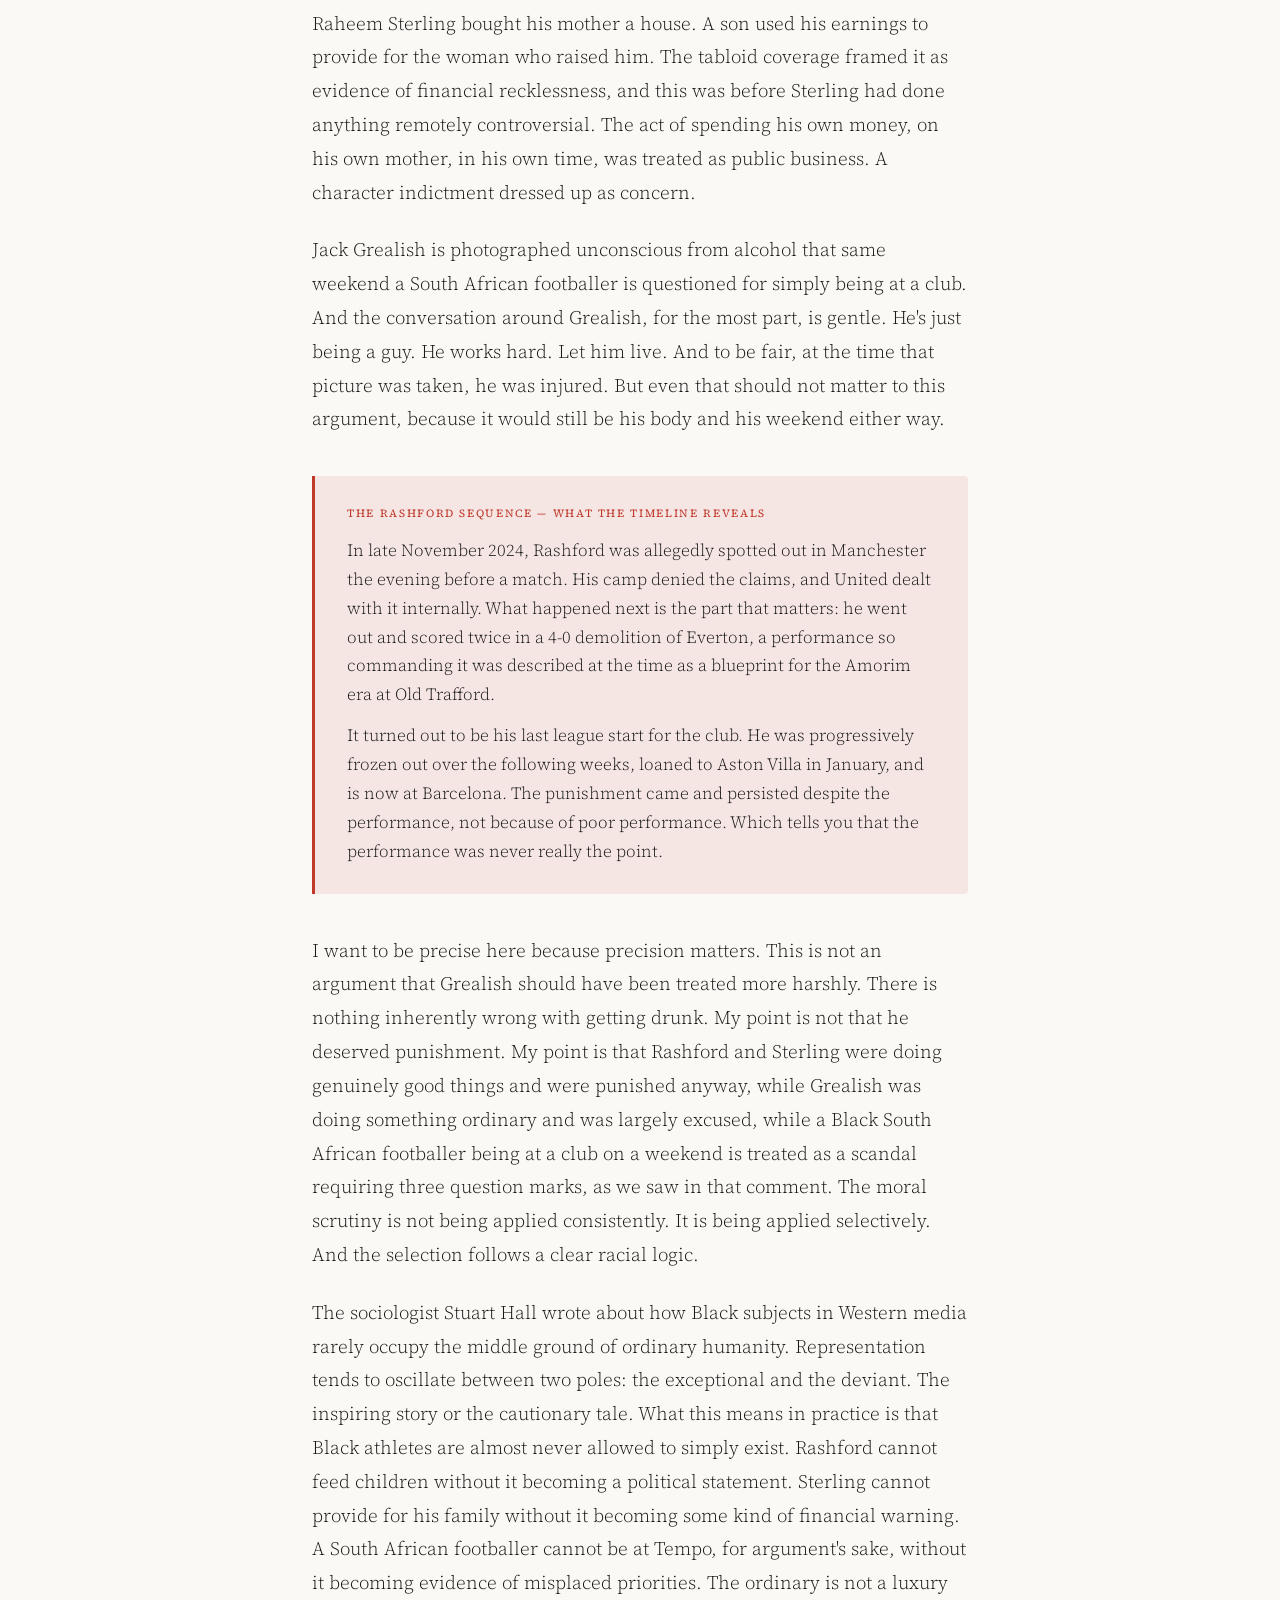
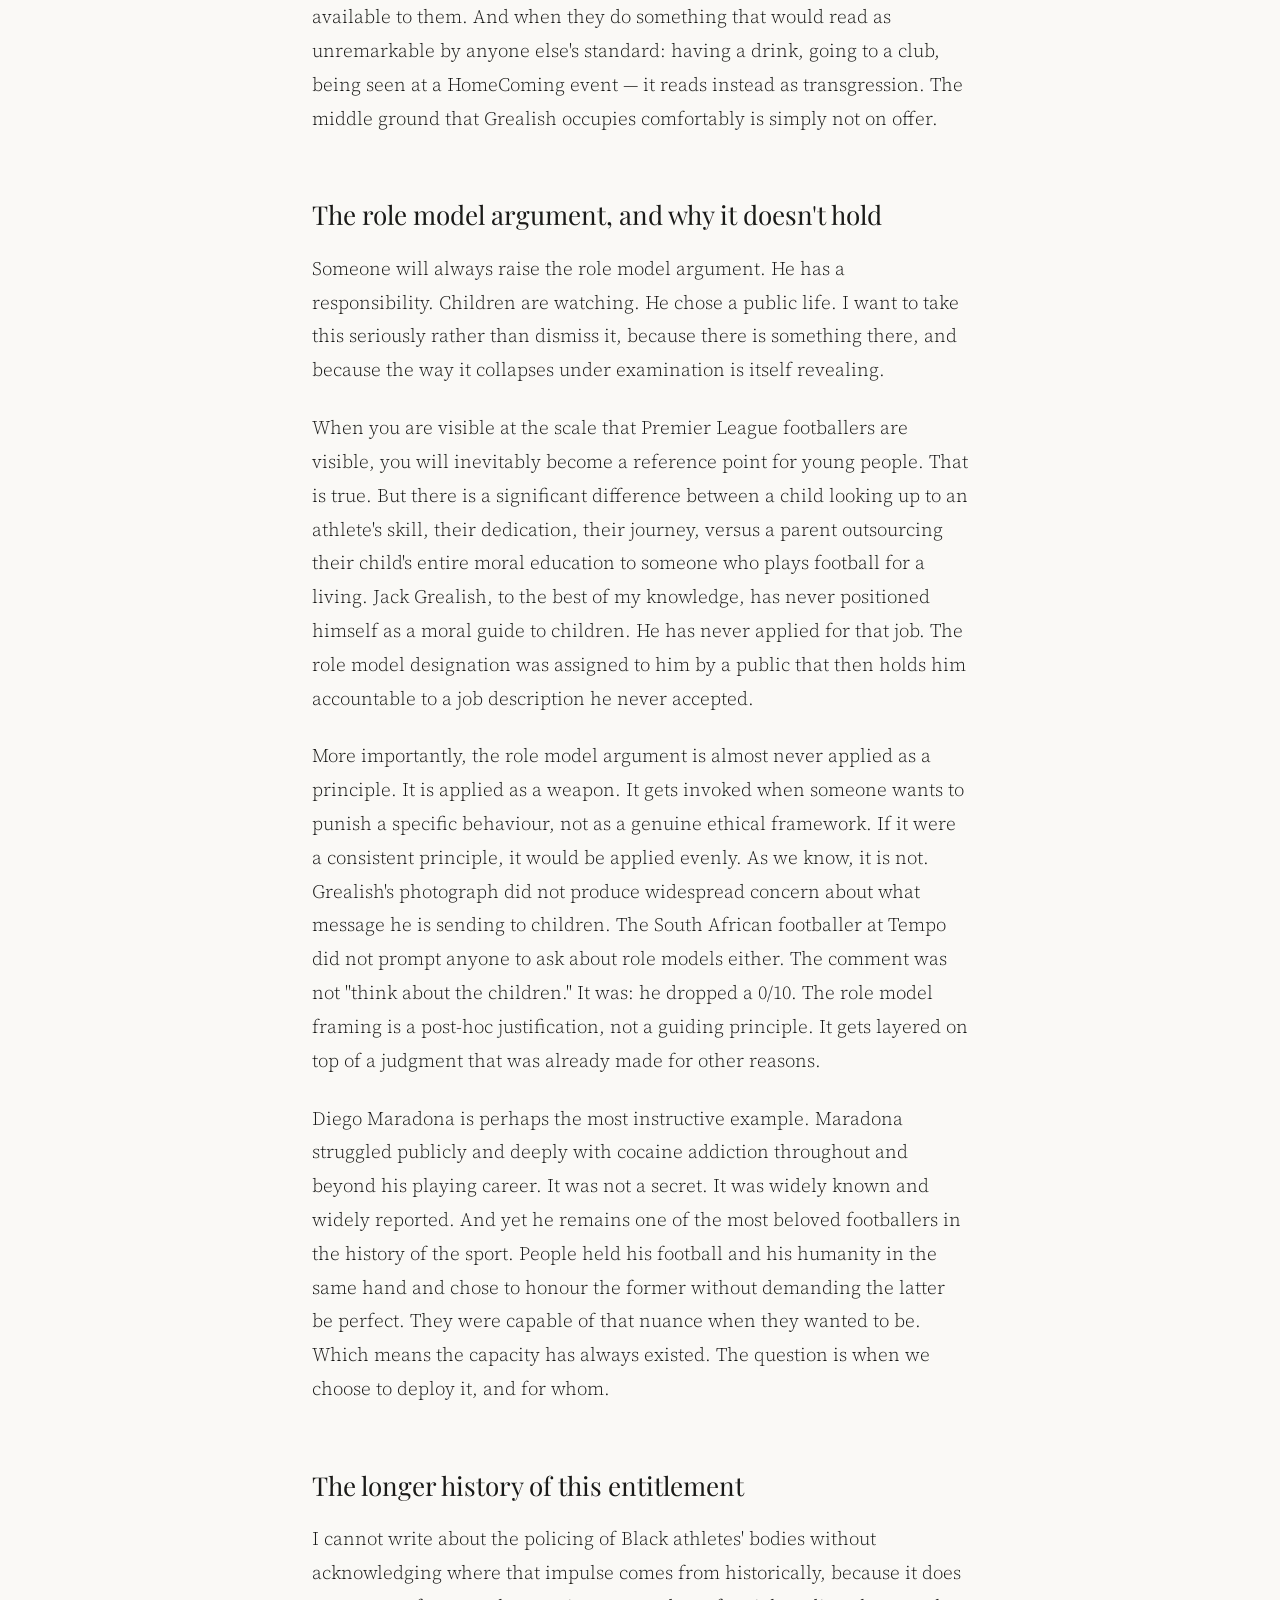
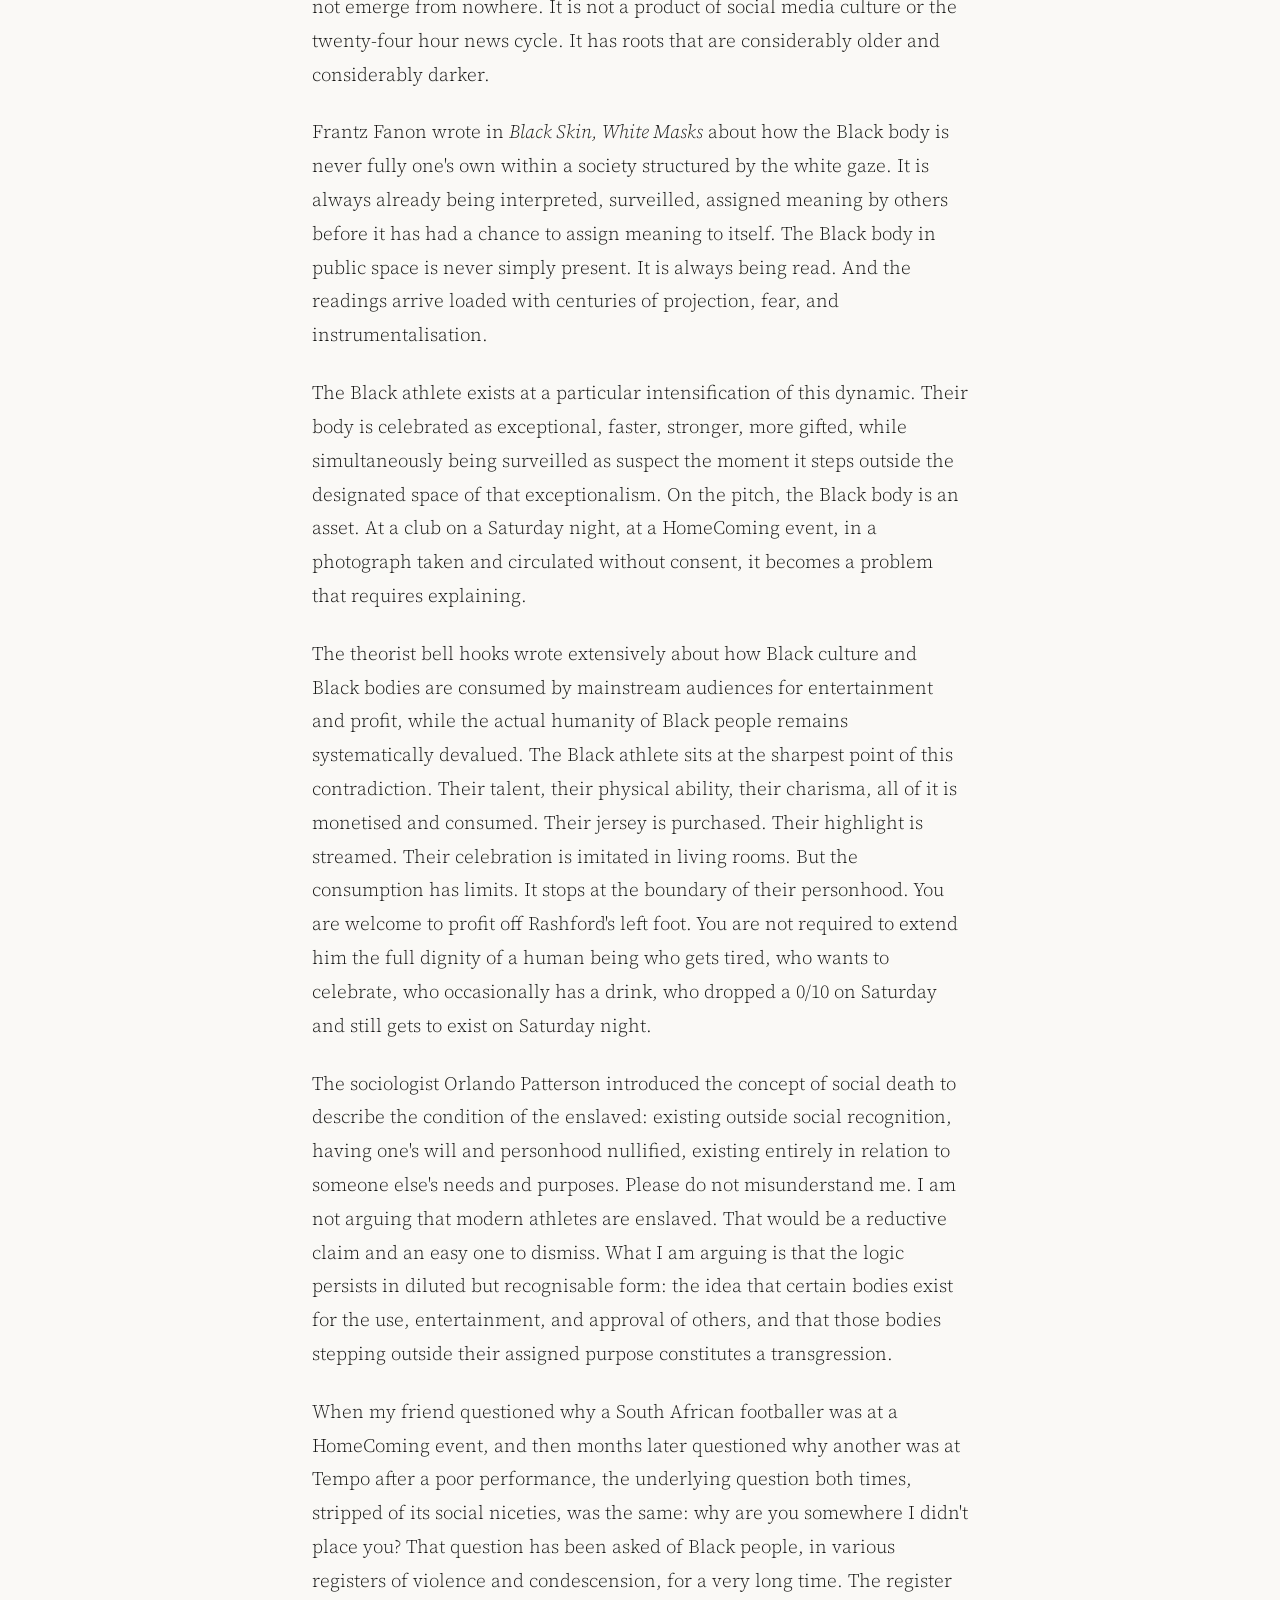
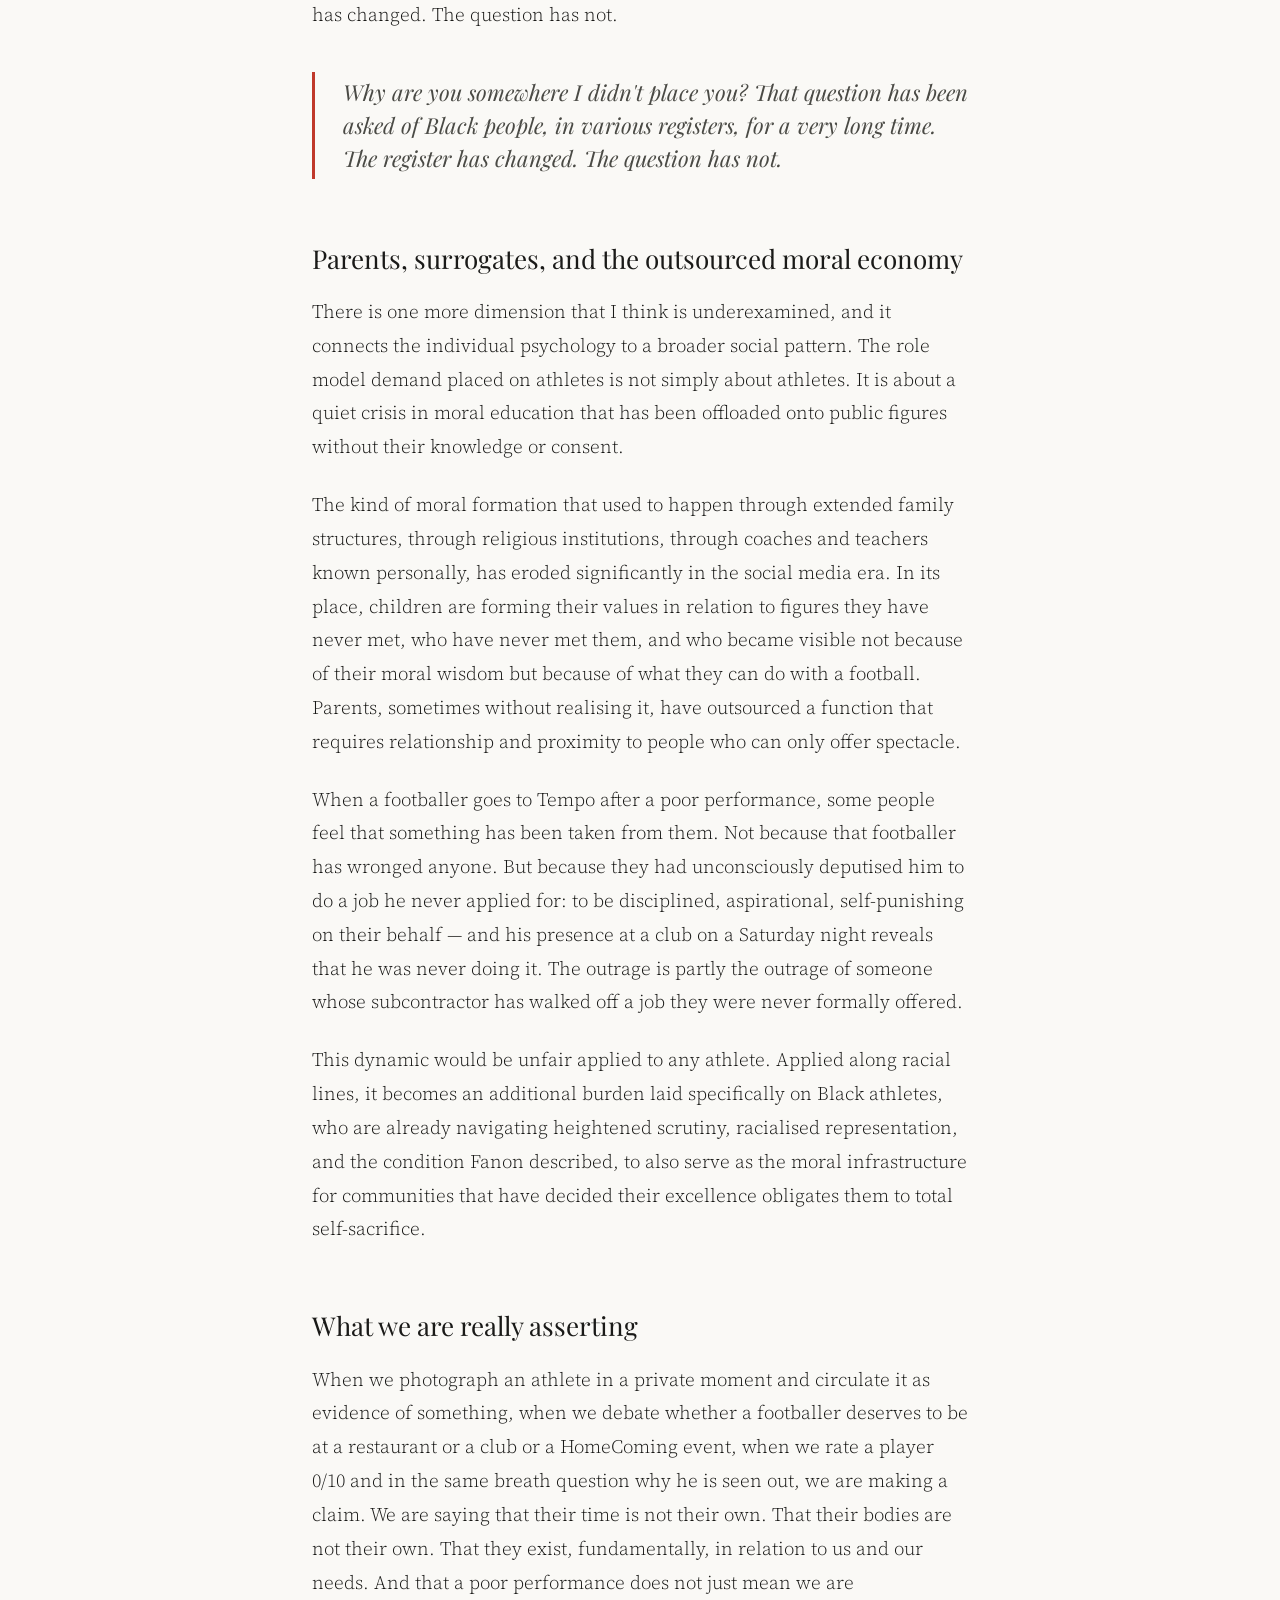
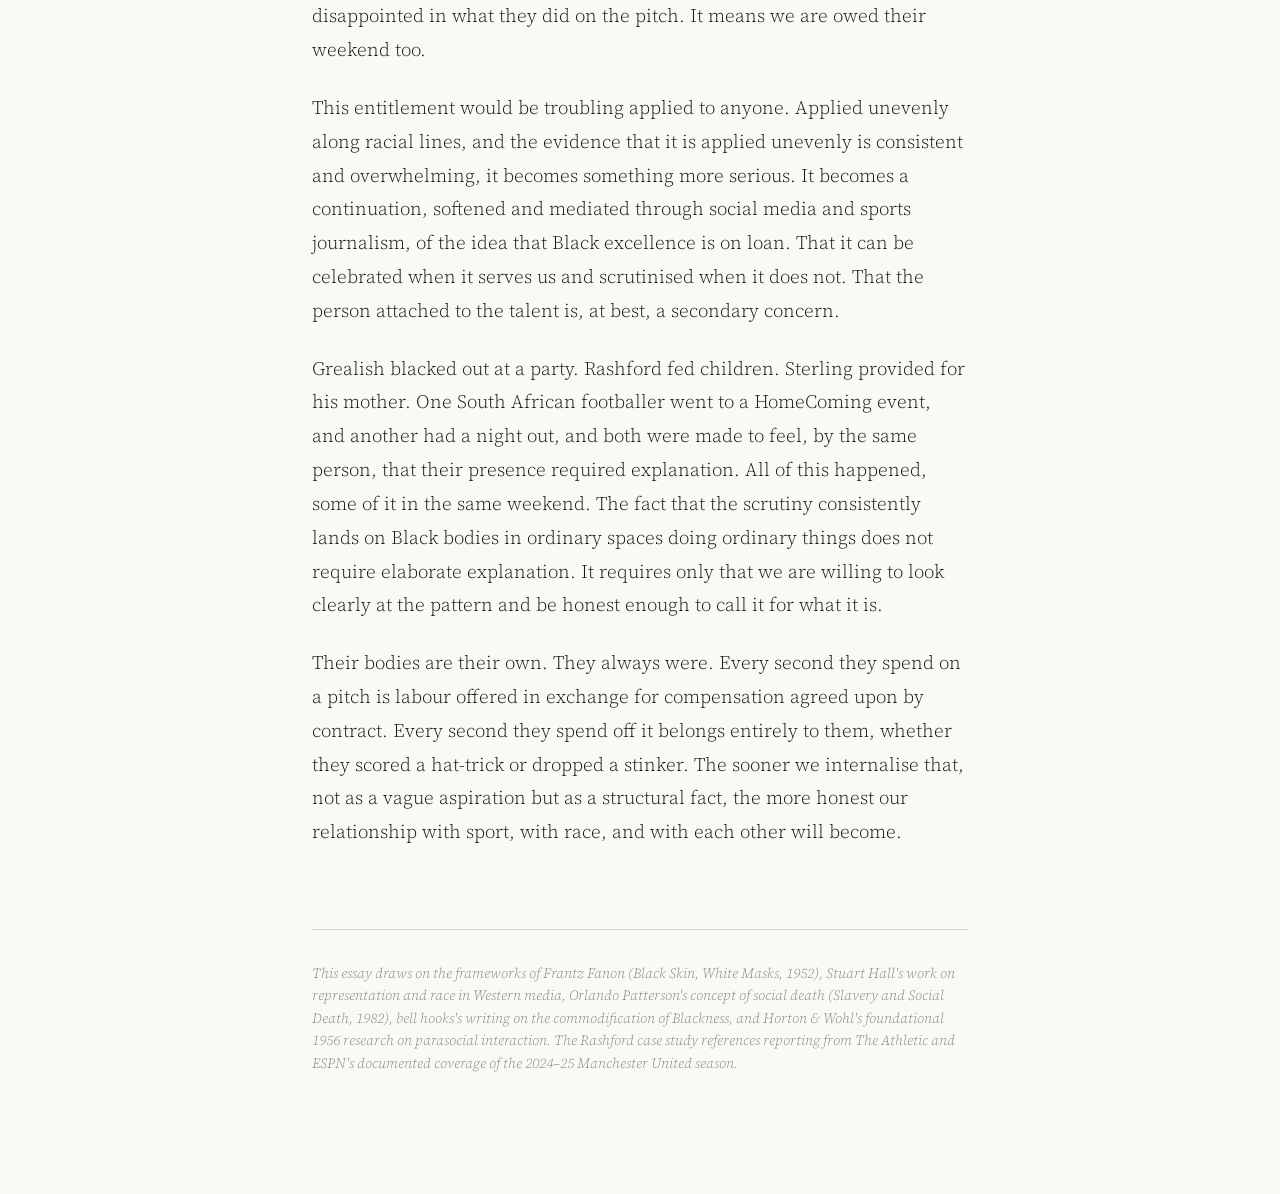
<file: their_bodies_our_business_final.html>
<!DOCTYPE html>
<html lang="en">
<head>
<meta charset="UTF-8">
<meta name="viewport" content="width=device-width, initial-scale=1.0">
<title>Their Bodies, Our Business — Lebogang Mosimaneotsile</title>
<link href="https://fonts.googleapis.com/css2?family=Playfair+Display:ital,wght@0,400;0,500;1,400&family=Source+Serif+4:ital,opsz,wght@0,8..60,300;0,8..60,400;1,8..60,300;1,8..60,400&display=swap" rel="stylesheet">
<style>
  *, *::before, *::after { box-sizing: border-box; margin: 0; padding: 0; }
  :root {
    --ink: #1a1a18; --ink-soft: #4a4a45; --ink-muted: #8a8a82;
    --page: #faf9f6; --accent: #c0392b; --accent-soft: #f5e6e4;
    --rule: #d8d5cc; --serif: 'Playfair Display', Georgia, serif;
    --body: 'Source Serif 4', Georgia, serif;
  }
  html { background: var(--page); color: var(--ink); }
  body { font-family: var(--body); font-size: 19px; line-height: 1.78; font-weight: 300; max-width: 720px; margin: 0 auto; padding: 80px 32px 120px; color: var(--ink); }
  .kicker { font-family: var(--body); font-size: 12px; font-weight: 400; letter-spacing: 0.18em; text-transform: uppercase; color: var(--accent); margin-bottom: 24px; display: block; }
  h1 { font-family: var(--serif); font-size: clamp(32px, 5vw, 52px); font-weight: 400; line-height: 1.15; color: var(--ink); margin-bottom: 12px; letter-spacing: -0.01em; }
  h1 em { font-style: italic; color: var(--ink-soft); }
  .subtitle { font-family: var(--body); font-size: 18px; font-weight: 300; color: var(--ink-soft); font-style: italic; margin-bottom: 48px; line-height: 1.5; }
  .byline { display: flex; align-items: center; gap: 16px; padding: 20px 0; border-top: 0.5px solid var(--rule); border-bottom: 0.5px solid var(--rule); margin-bottom: 56px; }
  .byline-avatar { width: 40px; height: 40px; border-radius: 50%; background: var(--accent-soft); display: flex; align-items: center; justify-content: center; font-family: var(--serif); font-size: 15px; color: var(--accent); flex-shrink: 0; }
  .byline-text { font-size: 14px; color: var(--ink-soft); line-height: 1.4; }
  .byline-text strong { display: block; font-weight: 400; color: var(--ink); font-size: 15px; }
  h2 { font-family: var(--serif); font-size: 26px; font-weight: 400; color: var(--ink); margin: 64px 0 20px; line-height: 1.25; }
  p { margin-bottom: 24px; }
  p:last-child { margin-bottom: 0; }
  .drop-cap::first-letter { }
  blockquote { border-left: 3px solid var(--accent); margin: 40px 0; padding: 4px 0 4px 28px; }
  blockquote p { font-family: var(--serif); font-size: 22px; font-style: italic; font-weight: 400; color: var(--ink-soft); line-height: 1.5; margin: 0; }
  .case-study { background: var(--accent-soft); border-left: 3px solid var(--accent); padding: 28px 32px; margin: 40px 0; border-radius: 0 4px 4px 0; }
  .case-study-label { font-size: 11px; letter-spacing: 0.15em; text-transform: uppercase; color: var(--accent); font-weight: 400; margin-bottom: 12px; display: block; }
  .case-study p { font-size: 17px; line-height: 1.7; color: var(--ink); margin-bottom: 12px; }
  .case-study p:last-child { margin-bottom: 0; }
  .endnote { margin-top: 80px; padding-top: 32px; border-top: 0.5px solid var(--rule); font-size: 14px; color: var(--ink-muted); font-style: italic; line-height: 1.6; }
  @media (max-width: 600px) { body { padding: 48px 20px 80px; font-size: 17px; }  }
</style>
</head>
<body>

<a href="index.html" style="
  display: inline-flex;
  align-items: center;
  gap: 8px;
  font-family: 'Source Serif 4', Georgia, serif;
  font-size: 13px;
  font-weight: 300;
  letter-spacing: 0.12em;
  text-transform: uppercase;
  color: #8a8a82;
  text-decoration: none;
  margin-bottom: 48px;
  display: block;
  transition: color 0.3s ease;
" onmouseover="this.style.color='#c0392b'" onmouseout="this.style.color='#8a8a82'">← Back to Portfolio</a>

<span class="kicker">Essay — Sport, Race &amp; Society</span>
<h1>Their Bodies, <em>Our</em> Business</h1>
<p class="subtitle">On fan entitlement, racialised surveillance, and the athlete who is never simply allowed to just be</p>
</div>

<p class="drop-cap">In December, I got into an argument, or something similar to one, with a friend. They were questioning why a South African footballer had been spotted at a HomeComing event. The implication was clear: he shouldn't be there. He should be elsewhere, doing something more befitting of what is expected from an athlete. My response, and another friend's response, was simple. He is a person. He is unwinding. He is simply doing what other people do.</p>

<p>This wasn't the first time this friend had said something like this, and as it turned out, it wasn't the last. A few months earlier, a different South African footballer had been seen at Tempo, and the same energy surfaced, the same quiet indignation, the same sense that something improper had occurred. Then, just this past weekend, the comment came again. A South African footballer was spotted at Tempo after a poor performance, and the response, shared with me by the same friend, read simply: he dropped a 0/10. Why is he at Tempo?</p>

<p>That same weekend, a photo of Jack Grealish circulated online appearing to show him heavily intoxicated at a social event. Predictably, two conversations happened simultaneously. One was about Grealish. The other was about what would have happened if Grealish were Black.</p>

<p>I want to sit in that second conversation for a bit, because I think it reveals something that is a lot more insidious than a photo or a footballer at a club. But first, I want to stay with the comment about Tempo for a moment, because there is something in it that unlocks the whole argument. The comment is not simply "why is he out." It is: he dropped a 0/10. Why is he at Tempo? The performance rating and the question about his location are presented as inseparable, as though one follows logically from the other. Poor game, therefore he forfeits the right to be at Tempo. Poor game, therefore his Saturday night is no longer his own. That is not a moral argument. That is not about role models or children or the integrity of the sport. It is a claim of ownership, stated plainly. You underperformed, so your body owes us something. And that debt is paid not just on the pitch, but in the hours after it and the days beyond. That is the logic I want to argue.</p>


<h2>The transaction we keep misreading</h2>

<p>When you buy a ticket, stream a match, or purchase a jersey, you are buying access to athletic labour. You are paying for what happens on the pitch. That is the transaction. That is the entirety of what was agreed upon.</p>

<p>No professional in any other field is held to a different standard. If you are a client at KPMG and your analyst delivers poor work, you raise it. You escalate. You may even leave. But if that analyst is photographed at a restaurant on a Saturday night having a drink with friends, the thought that you are owed an explanation would not cross your mind. The work and the person are understood to be two separate things. We extend that basic courtesy to almost every profession without thinking about it. We do not extend it to athletes.</p>

<p>And this is worth pausing on, because athletes are not the only people who earn their living through their bodies. Actors perform with theirs. Singers do. Dancers do. A pop star photographed leaving a club is considered humanising, even glamorous. An actor photographed drunk at a party becomes a tabloid moment that fades by Tuesday. But an athlete photographed in the same scenario becomes a disciplinary problem, a character indictment, evidence of something gone wrong. The question is why the body of the athlete is held to a standard the body of the artist is not. And a lot of the time, the said athlete is not even drunk. They are simply in a social setting that you have decided they have no business being in.</p>

<p>At least a few things are producing this. First, there is what we might call the illusion of unmediated access. We watch athletes in real time, under genuine pressure, with no editing and no second takes. The actor's performance is shaped in post-production. The athlete's is raw and immediate. This creates in the viewer a false sense of intimacy, a feeling that because you have witnessed the body struggling and triumphing in real time, you know it. That proximity breeds a possessiveness that artistic performance rarely generates in the same way.</p>

<p>Second, there is collective identity. Athletes, uniquely, represent collectives: a club, a city, a nation. When Rashford plays for England, millions of people feel they have personal investment in what his body does. That communal stake generates communal entitlement. The pop star represents herself. The athlete represents us. And we have decided, without ever asking the athlete, that this representation is total, extending beyond the final whistle into the rest of their life.</p>

<p>Third, athletic bodies are culturally coded as instruments of productive labour in a way that artistic bodies are not. The artist's off-stage persona is understood as part of the creative identity. The chaos, the excess, the contradiction are all legible as artistic temperament. The athlete's off-pitch persona is framed purely as a distraction from performance. Which means any deviation from expected conduct reads not as personality, but as negligence. The body exists to perform. When it is not performing, it should be preparing to perform. Rest, pleasure, ordinary human living. These are tolerated at best and suspect at worst. And if the performance has been poor? Then the body is in debt, and a night out is an insult to the creditor.</p>

<blockquote>
  <p>The body exists to perform. When it is not performing, it should be preparing to. Rest, pleasure, ordinary human living. Tolerated at best, suspect at worst.</p>
</blockquote>


<h2>The parasocial trap</h2>

<p>Psychology gives us useful language here. Researchers have described what are called parasocial relationships, which are the one-sided emotional bonds that people form with public figures through media exposure. These bonds are not metaphorical. They elicit genuine emotional responses. They produce real feelings of loyalty, pride, and yes, betrayal.</p>

<p>The problem is that parasocial relationships are entirely fictitious on one side. The athlete has not agreed to be your friend. They have not agreed to be your family member or your moral compass. All they have agreed to do is play football. But because the fan's emotional investment feels real to the fan, the entitlement that follows also feels justified. It does not feel like overreach. It feels like a reasonable response to being let down by someone they care about.</p>

<p>This is why the 0/10 comment reads the way it does. The person writing it is not performing outrage for an audience. They genuinely feel that the footballer's presence at Tempo is a kind of affront, because somewhere in the architecture of parasocial investment, that footballer has become someone who owes them something. The debt is emotional before it is rational. And like all emotional debts, it is very difficult to argue someone out of it.</p>

<p>This psychological dynamic would be complicated enough on its own. But then you layer race on top of it, and everything shifts.</p>


<h2>Two scandals, one standard</h2>

<p>Marcus Rashford organised and campaigned for a school meals programme that fed children across the United Kingdom during a period when the government had chosen not to fund it. The response from significant parts of the English media and public was suspicion. Cynicism. An implication that his motivations were performative, political, self-serving. A young Black man feeding children became a controversy.</p>

<p>Raheem Sterling bought his mother a house. A son used his earnings to provide for the woman who raised him. The tabloid coverage framed it as evidence of financial recklessness, and this was before Sterling had done anything remotely controversial. The act of spending his own money, on his own mother, in his own time, was treated as public business. A character indictment dressed up as concern.</p>

<p>Jack Grealish is photographed unconscious from alcohol that same weekend a South African footballer is questioned for simply being at a club. And the conversation around Grealish, for the most part, is gentle. He's just being a guy. He works hard. Let him live. And to be fair, at the time that picture was taken, he was injured. But even that should not matter to this argument, because it would still be his body and his weekend either way.</p>

<div class="case-study">
  <span class="case-study-label">The Rashford sequence — what the timeline reveals</span>
  <p>In late November 2024, Rashford was allegedly spotted out in Manchester the evening before a match. His camp denied the claims, and United dealt with it internally. What happened next is the part that matters: he went out and scored twice in a 4-0 demolition of Everton, a performance so commanding it was described at the time as a blueprint for the Amorim era at Old Trafford.</p>
  <p>It turned out to be his last league start for the club. He was progressively frozen out over the following weeks, loaned to Aston Villa in January, and is now at Barcelona. The punishment came and persisted despite the performance, not because of poor performance. Which tells you that the performance was never really the point.</p>
</div>

<p>I want to be precise here because precision matters. This is not an argument that Grealish should have been treated more harshly. There is nothing inherently wrong with getting drunk. My point is not that he deserved punishment. My point is that Rashford and Sterling were doing genuinely good things and were punished anyway, while Grealish was doing something ordinary and was largely excused, while a Black South African footballer being at a club on a weekend is treated as a scandal requiring three question marks, as we saw in that comment. The moral scrutiny is not being applied consistently. It is being applied selectively. And the selection follows a clear racial logic.</p>

<p>The sociologist Stuart Hall wrote about how Black subjects in Western media rarely occupy the middle ground of ordinary humanity. Representation tends to oscillate between two poles: the exceptional and the deviant. The inspiring story or the cautionary tale. What this means in practice is that Black athletes are almost never allowed to simply exist. Rashford cannot feed children without it becoming a political statement. Sterling cannot provide for his family without it becoming some kind of financial warning. A South African footballer cannot be at Tempo, for argument's sake, without it becoming evidence of misplaced priorities. The ordinary is not a luxury available to them. And when they do something that would read as unremarkable by anyone else's standard: having a drink, going to a club, being seen at a HomeComing event — it reads instead as transgression. The middle ground that Grealish occupies comfortably is simply not on offer.</p>


<h2>The role model argument, and why it doesn't hold</h2>

<p>Someone will always raise the role model argument. He has a responsibility. Children are watching. He chose a public life. I want to take this seriously rather than dismiss it, because there is something there, and because the way it collapses under examination is itself revealing.</p>

<p>When you are visible at the scale that Premier League footballers are visible, you will inevitably become a reference point for young people. That is true. But there is a significant difference between a child looking up to an athlete's skill, their dedication, their journey, versus a parent outsourcing their child's entire moral education to someone who plays football for a living. Jack Grealish, to the best of my knowledge, has never positioned himself as a moral guide to children. He has never applied for that job. The role model designation was assigned to him by a public that then holds him accountable to a job description he never accepted.</p>

<p>More importantly, the role model argument is almost never applied as a principle. It is applied as a weapon. It gets invoked when someone wants to punish a specific behaviour, not as a genuine ethical framework. If it were a consistent principle, it would be applied evenly. As we know, it is not. Grealish's photograph did not produce widespread concern about what message he is sending to children. The South African footballer at Tempo did not prompt anyone to ask about role models either. The comment was not "think about the children." It was: he dropped a 0/10. The role model framing is a post-hoc justification, not a guiding principle. It gets layered on top of a judgment that was already made for other reasons.</p>

<p>Diego Maradona is perhaps the most instructive example. Maradona struggled publicly and deeply with cocaine addiction throughout and beyond his playing career. It was not a secret. It was widely known and widely reported. And yet he remains one of the most beloved footballers in the history of the sport. People held his football and his humanity in the same hand and chose to honour the former without demanding the latter be perfect. They were capable of that nuance when they wanted to be. Which means the capacity has always existed. The question is when we choose to deploy it, and for whom.</p>


<h2>The longer history of this entitlement</h2>

<p>I cannot write about the policing of Black athletes' bodies without acknowledging where that impulse comes from historically, because it does not emerge from nowhere. It is not a product of social media culture or the twenty-four hour news cycle. It has roots that are considerably older and considerably darker.</p>

<p>Frantz Fanon wrote in <em>Black Skin, White Masks</em> about how the Black body is never fully one's own within a society structured by the white gaze. It is always already being interpreted, surveilled, assigned meaning by others before it has had a chance to assign meaning to itself. The Black body in public space is never simply present. It is always being read. And the readings arrive loaded with centuries of projection, fear, and instrumentalisation.</p>

<p>The Black athlete exists at a particular intensification of this dynamic. Their body is celebrated as exceptional, faster, stronger, more gifted, while simultaneously being surveilled as suspect the moment it steps outside the designated space of that exceptionalism. On the pitch, the Black body is an asset. At a club on a Saturday night, at a HomeComing event, in a photograph taken and circulated without consent, it becomes a problem that requires explaining.</p>

<p>The theorist bell hooks wrote extensively about how Black culture and Black bodies are consumed by mainstream audiences for entertainment and profit, while the actual humanity of Black people remains systematically devalued. The Black athlete sits at the sharpest point of this contradiction. Their talent, their physical ability, their charisma, all of it is monetised and consumed. Their jersey is purchased. Their highlight is streamed. Their celebration is imitated in living rooms. But the consumption has limits. It stops at the boundary of their personhood. You are welcome to profit off Rashford's left foot. You are not required to extend him the full dignity of a human being who gets tired, who wants to celebrate, who occasionally has a drink, who dropped a 0/10 on Saturday and still gets to exist on Saturday night.</p>

<p>The sociologist Orlando Patterson introduced the concept of social death to describe the condition of the enslaved: existing outside social recognition, having one's will and personhood nullified, existing entirely in relation to someone else's needs and purposes. Please do not misunderstand me. I am not arguing that modern athletes are enslaved. That would be a reductive claim and an easy one to dismiss. What I am arguing is that the logic persists in diluted but recognisable form: the idea that certain bodies exist for the use, entertainment, and approval of others, and that those bodies stepping outside their assigned purpose constitutes a transgression.</p>

<p>When my friend questioned why a South African footballer was at a HomeComing event, and then months later questioned why another was at Tempo after a poor performance, the underlying question both times, stripped of its social niceties, was the same: why are you somewhere I didn't place you? That question has been asked of Black people, in various registers of violence and condescension, for a very long time. The register has changed. The question has not.</p>

<blockquote>
  <p>Why are you somewhere I didn't place you? That question has been asked of Black people, in various registers, for a very long time. The register has changed. The question has not.</p>
</blockquote>


<h2>Parents, surrogates, and the outsourced moral economy</h2>

<p>There is one more dimension that I think is underexamined, and it connects the individual psychology to a broader social pattern. The role model demand placed on athletes is not simply about athletes. It is about a quiet crisis in moral education that has been offloaded onto public figures without their knowledge or consent.</p>

<p>The kind of moral formation that used to happen through extended family structures, through religious institutions, through coaches and teachers known personally, has eroded significantly in the social media era. In its place, children are forming their values in relation to figures they have never met, who have never met them, and who became visible not because of their moral wisdom but because of what they can do with a football. Parents, sometimes without realising it, have outsourced a function that requires relationship and proximity to people who can only offer spectacle.</p>

<p>When a footballer goes to Tempo after a poor performance, some people feel that something has been taken from them. Not because that footballer has wronged anyone. But because they had unconsciously deputised him to do a job he never applied for: to be disciplined, aspirational, self-punishing on their behalf — and his presence at a club on a Saturday night reveals that he was never doing it. The outrage is partly the outrage of someone whose subcontractor has walked off a job they were never formally offered.</p>

<p>This dynamic would be unfair applied to any athlete. Applied along racial lines, it becomes an additional burden laid specifically on Black athletes, who are already navigating heightened scrutiny, racialised representation, and the condition Fanon described, to also serve as the moral infrastructure for communities that have decided their excellence obligates them to total self-sacrifice.</p>


<h2>What we are really asserting</h2>

<p>When we photograph an athlete in a private moment and circulate it as evidence of something, when we debate whether a footballer deserves to be at a restaurant or a club or a HomeComing event, when we rate a player 0/10 and in the same breath question why he is seen out, we are making a claim. We are saying that their time is not their own. That their bodies are not their own. That they exist, fundamentally, in relation to us and our needs. And that a poor performance does not just mean we are disappointed in what they did on the pitch. It means we are owed their weekend too.</p>

<p>This entitlement would be troubling applied to anyone. Applied unevenly along racial lines, and the evidence that it is applied unevenly is consistent and overwhelming, it becomes something more serious. It becomes a continuation, softened and mediated through social media and sports journalism, of the idea that Black excellence is on loan. That it can be celebrated when it serves us and scrutinised when it does not. That the person attached to the talent is, at best, a secondary concern.</p>

<p>Grealish blacked out at a party. Rashford fed children. Sterling provided for his mother. One South African footballer went to a HomeComing event, and another had a night out, and both were made to feel, by the same person, that their presence required explanation. All of this happened, some of it in the same weekend. The fact that the scrutiny consistently lands on Black bodies in ordinary spaces doing ordinary things does not require elaborate explanation. It requires only that we are willing to look clearly at the pattern and be honest enough to call it for what it is.</p>

<p>Their bodies are their own. They always were. Every second they spend on a pitch is labour offered in exchange for compensation agreed upon by contract. Every second they spend off it belongs entirely to them, whether they scored a hat-trick or dropped a stinker. The sooner we internalise that, not as a vague aspiration but as a structural fact, the more honest our relationship with sport, with race, and with each other will become.</p>


<div class="endnote">
  <p>This essay draws on the frameworks of Frantz Fanon (<em>Black Skin, White Masks</em>, 1952), Stuart Hall's work on representation and race in Western media, Orlando Patterson's concept of social death (<em>Slavery and Social Death</em>, 1982), bell hooks's writing on the commodification of Blackness, and Horton &amp; Wohl's foundational 1956 research on parasocial interaction. The Rashford case study references reporting from The Athletic and ESPN's documented coverage of the 2024–25 Manchester United season.</p>
</div>

</body>
</html>
</file>
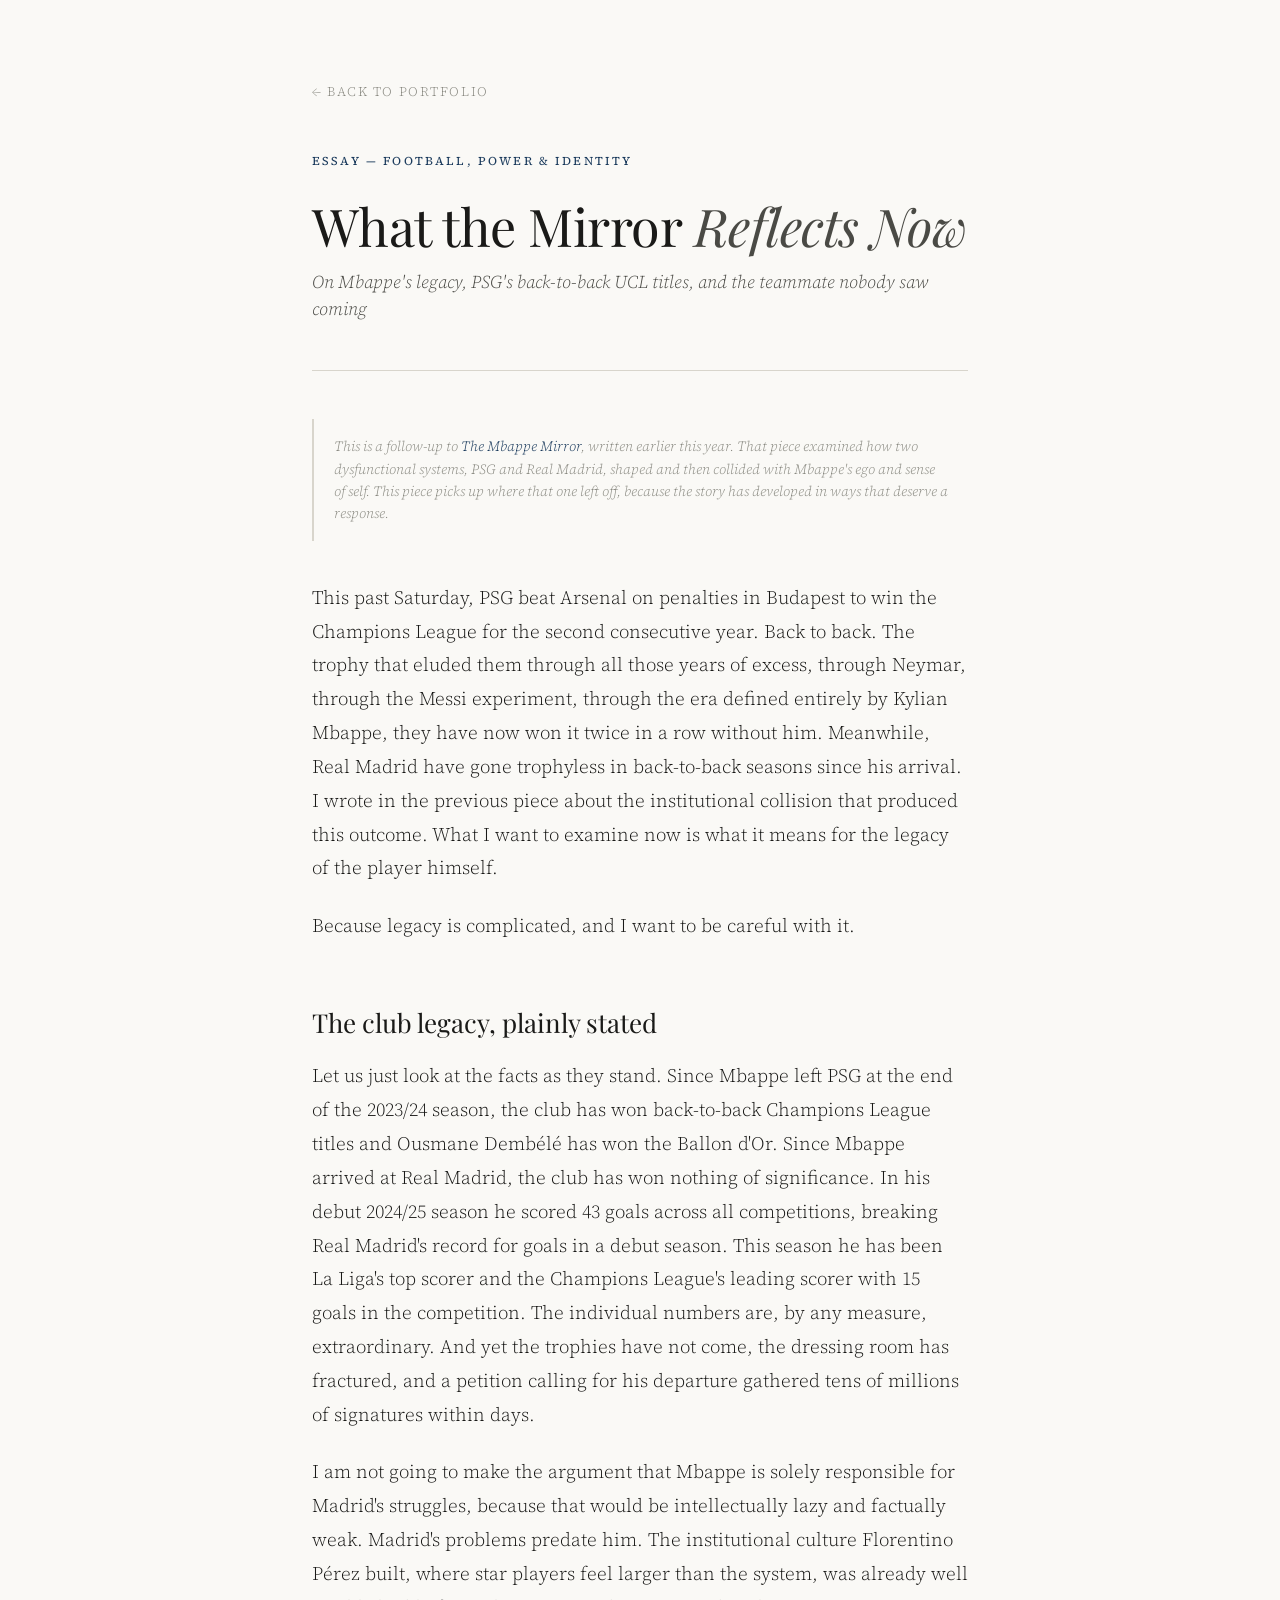
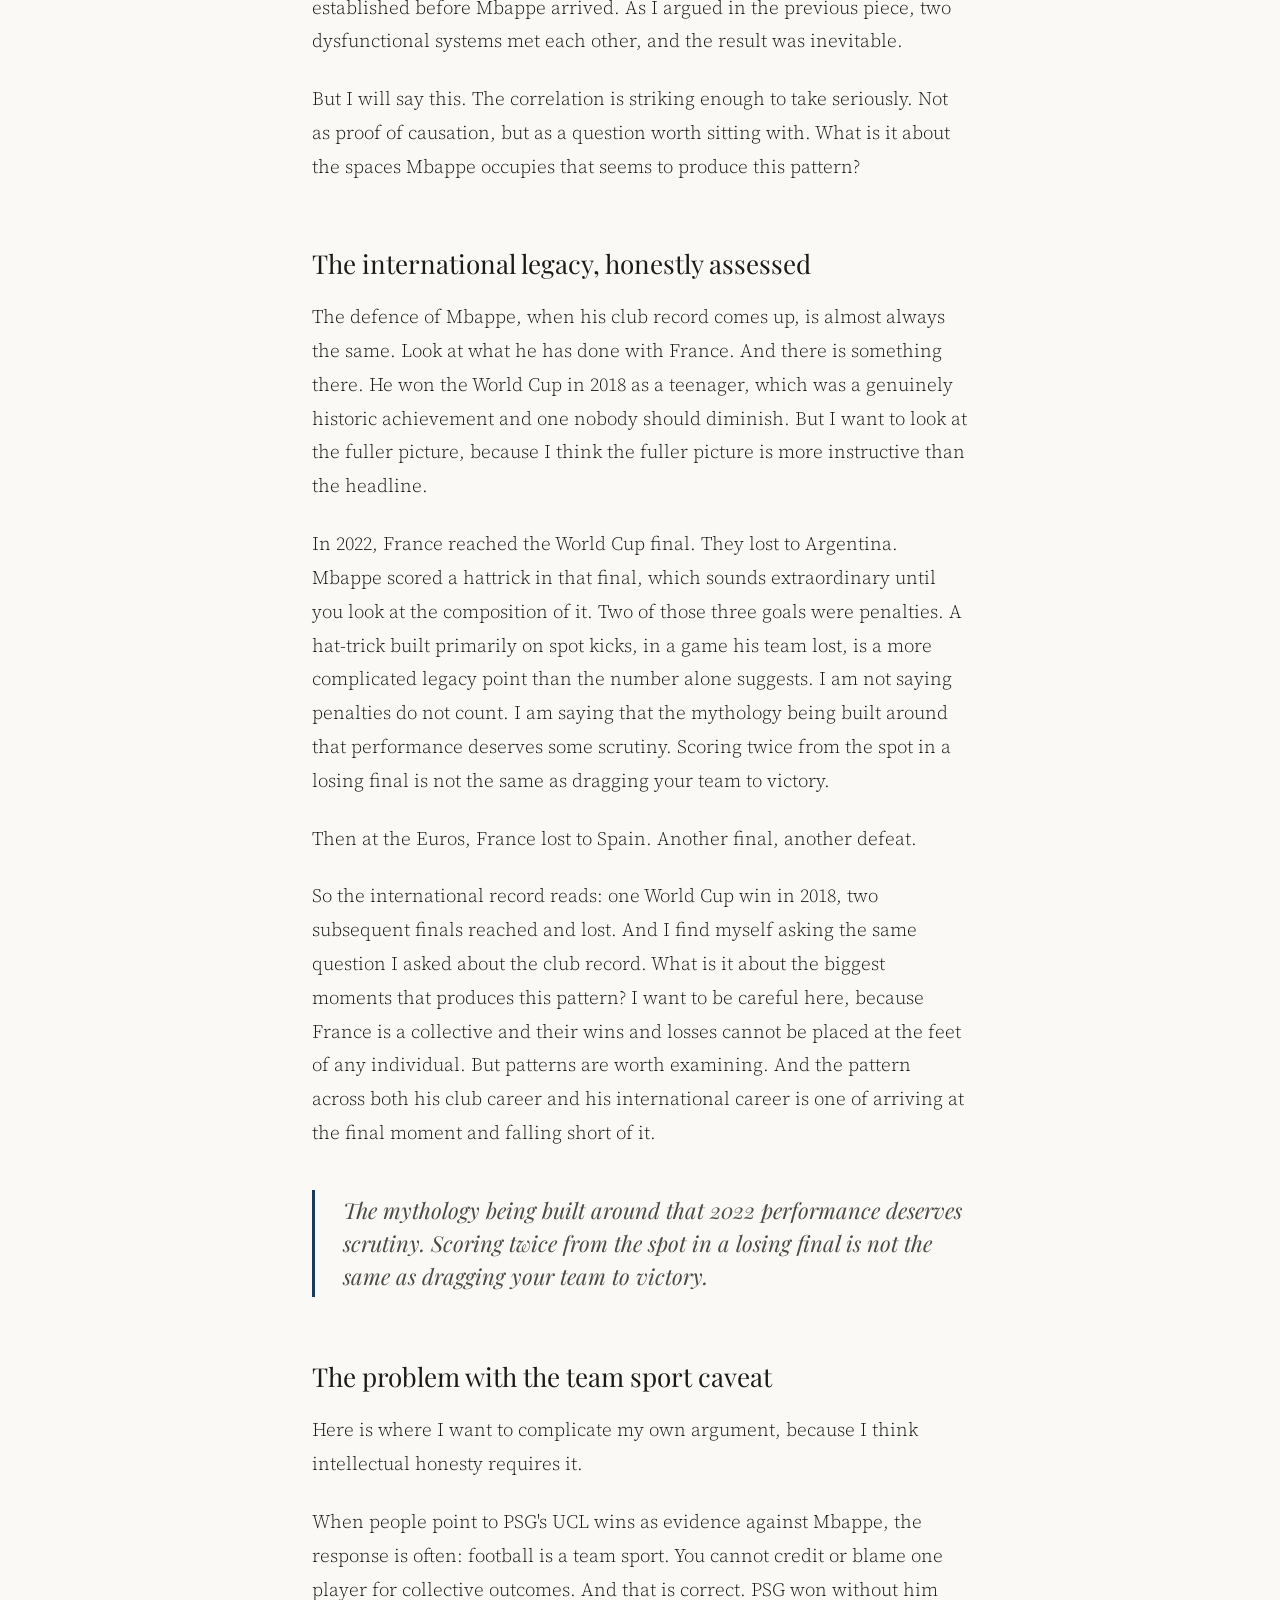
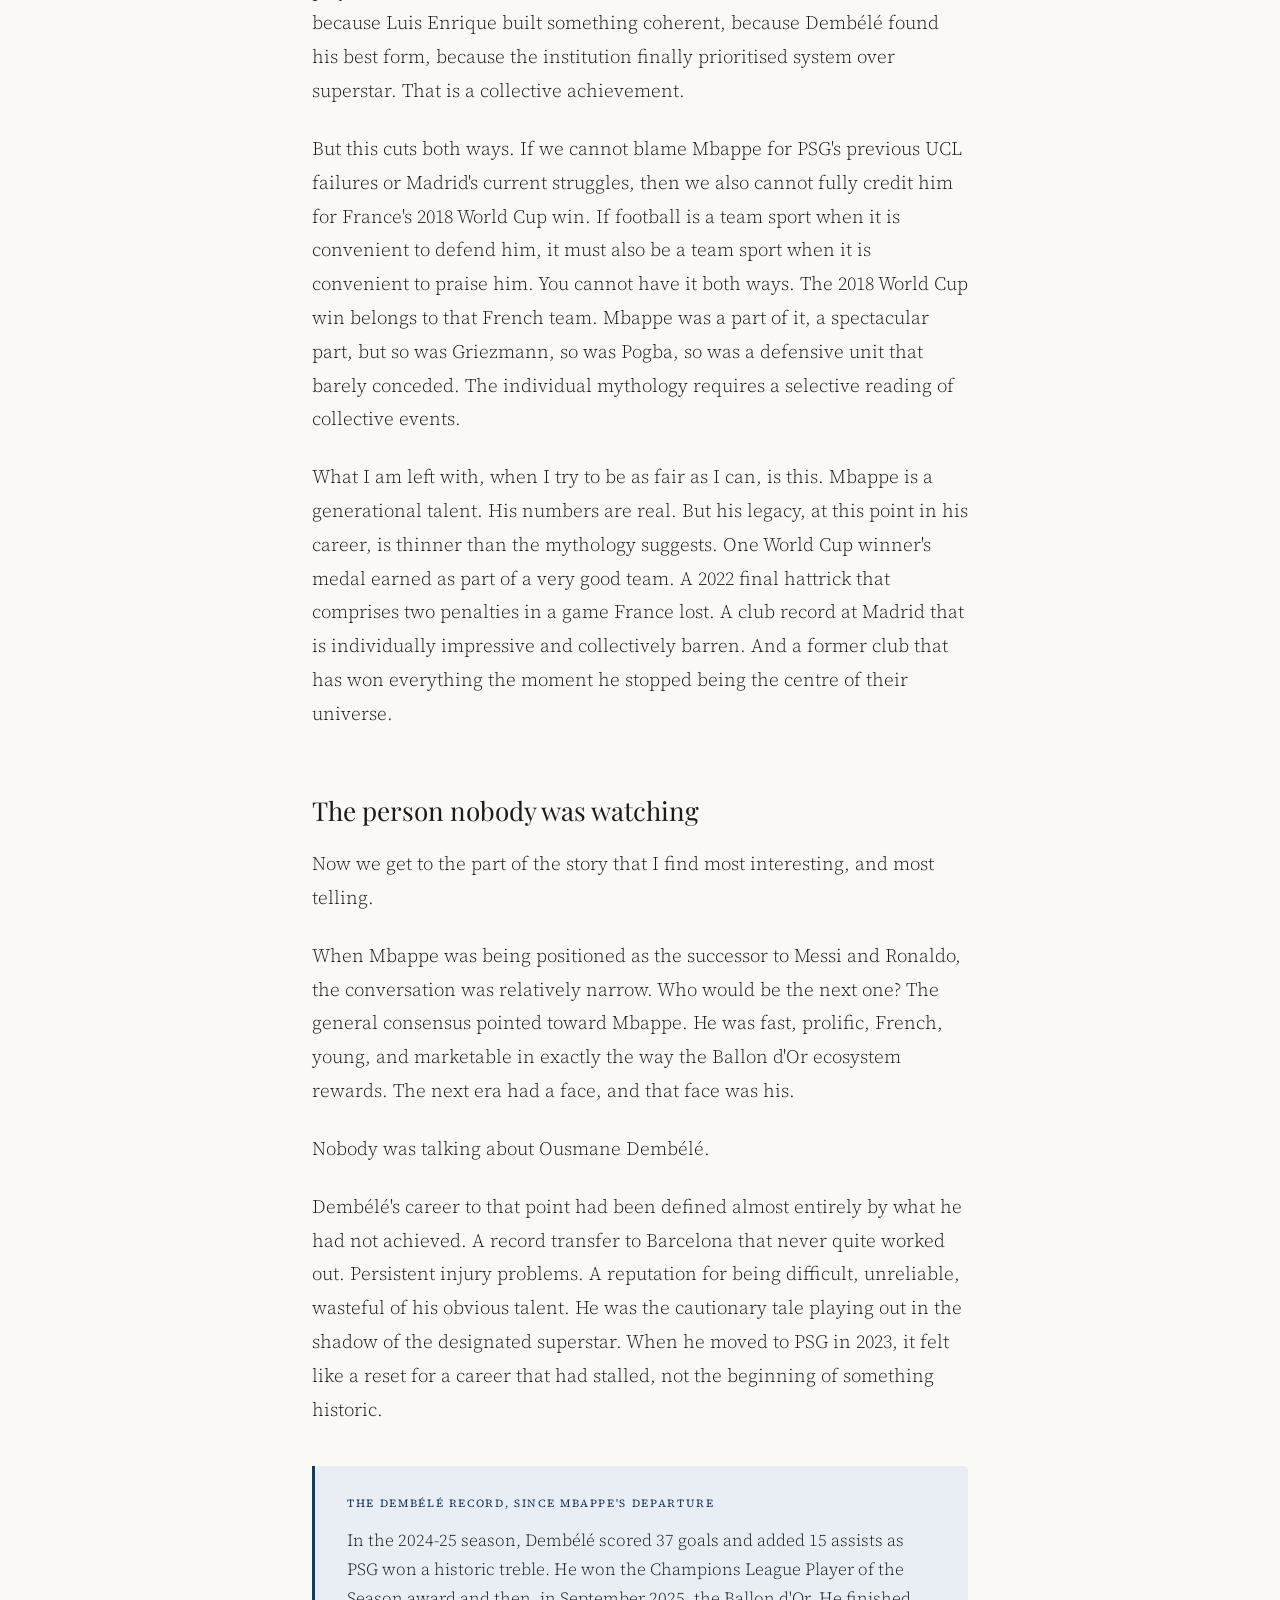
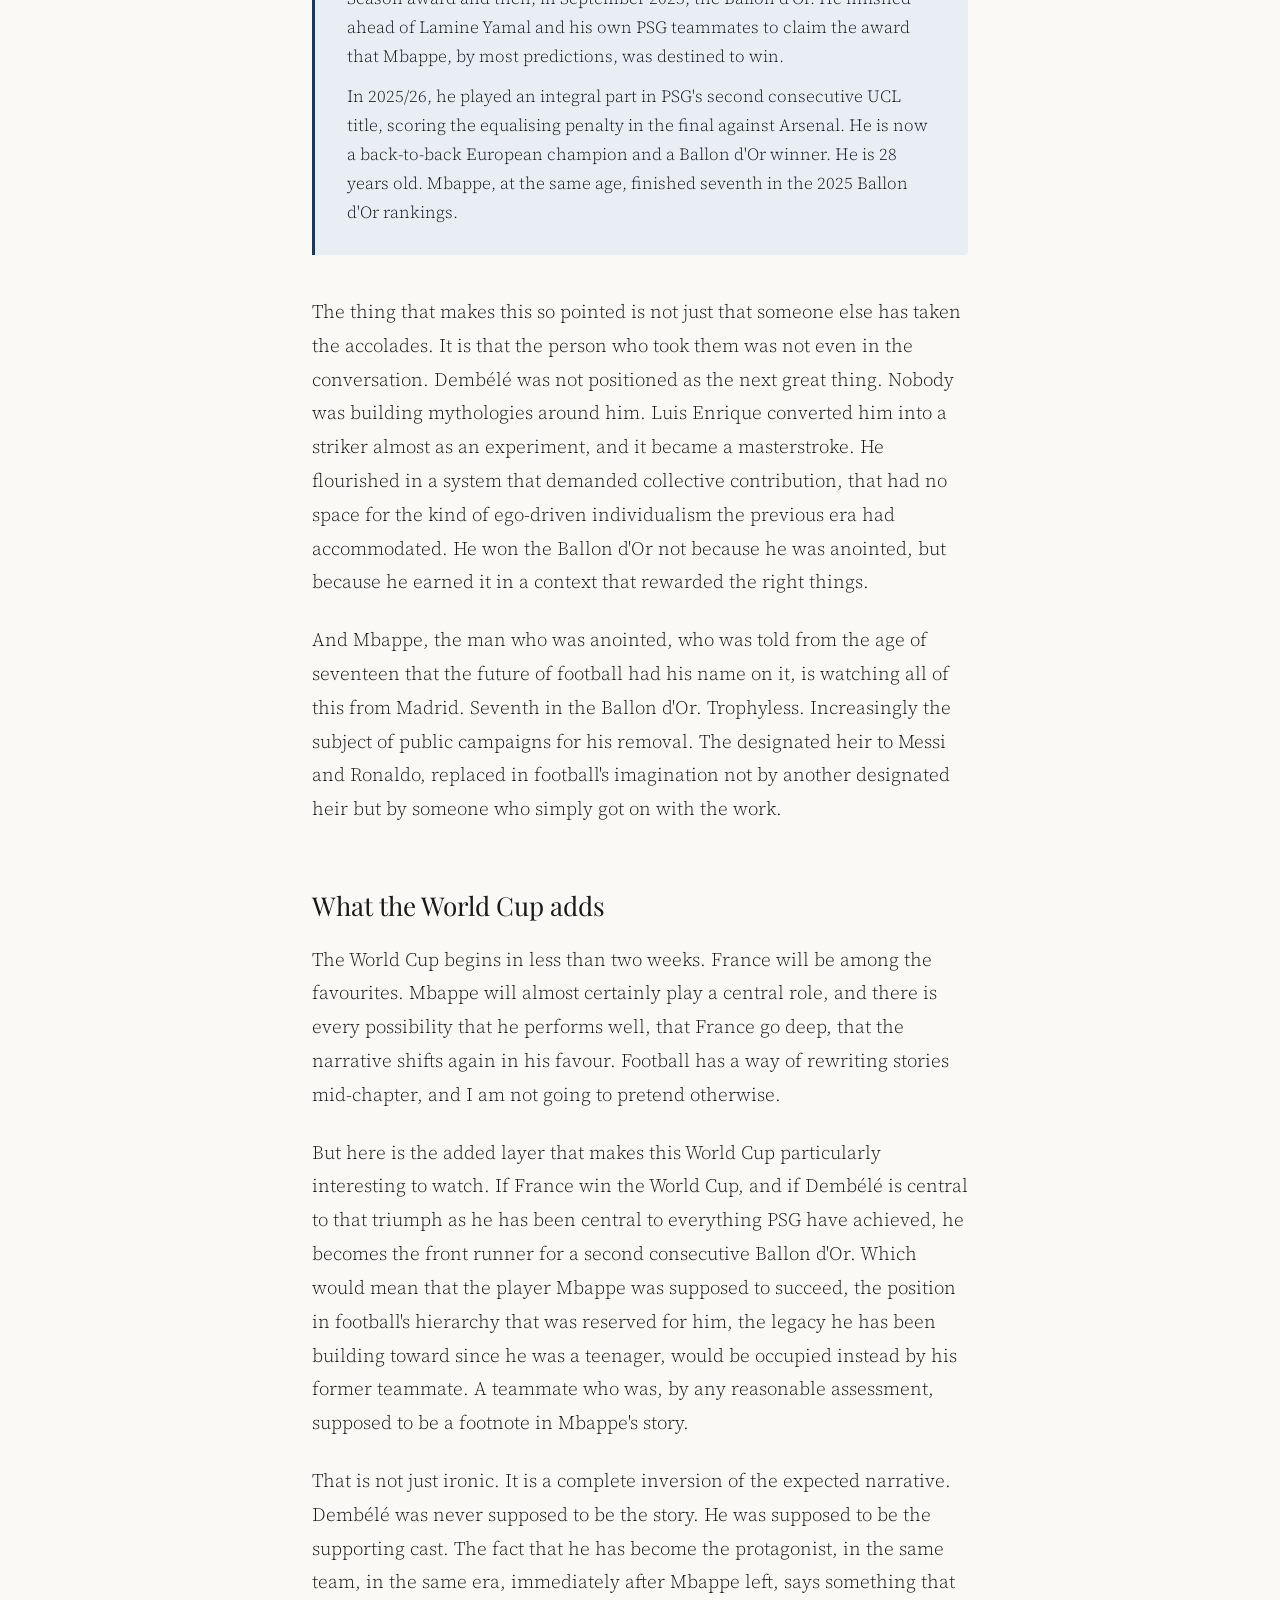
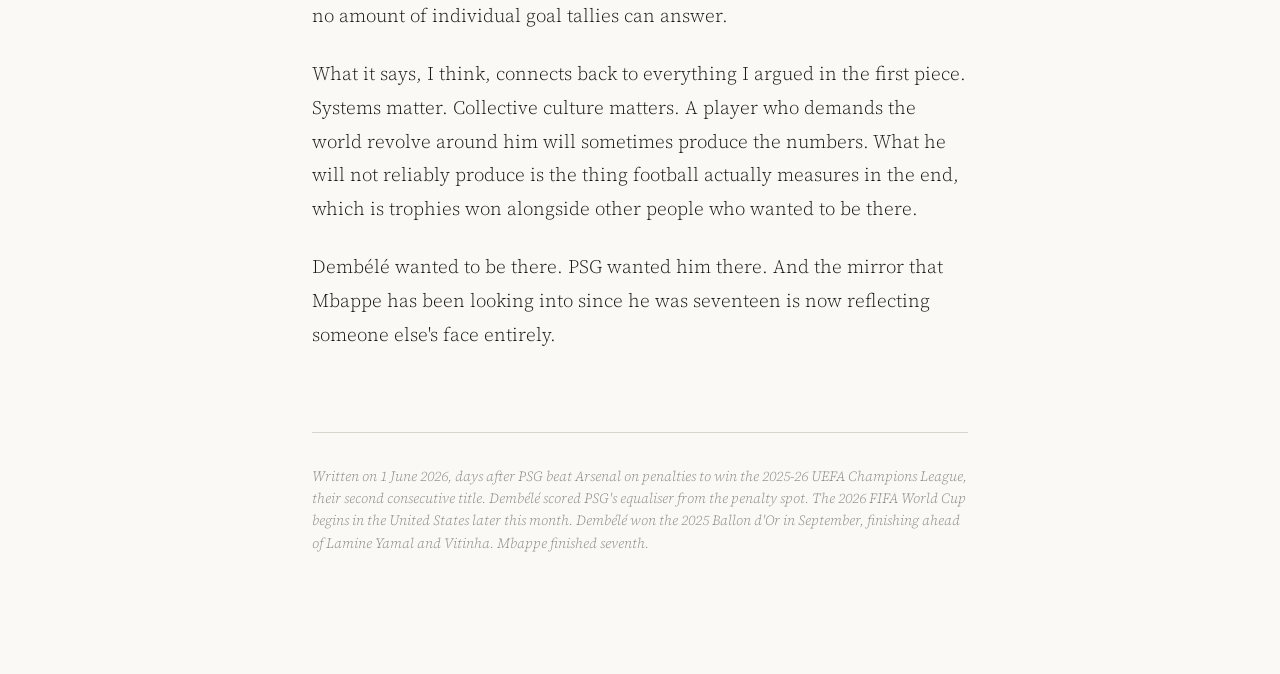
<file: what_the_mirror_reflects_now.html>
<!DOCTYPE html>
<html lang="en">
<head>
<meta charset="UTF-8">
<meta name="viewport" content="width=device-width, initial-scale=1.0">
<title>What the Mirror Reflects Now — Lebogang Mosimaneotsile</title>
<link href="https://fonts.googleapis.com/css2?family=Playfair+Display:ital,wght@0,400;0,500;1,400&family=Source+Serif+4:ital,opsz,wght@0,8..60,300;0,8..60,400;1,8..60,300;1,8..60,400&display=swap" rel="stylesheet">
<style>
  *, *::before, *::after { box-sizing: border-box; margin: 0; padding: 0; }
  :root {
    --ink: #1a1a18; --ink-soft: #4a4a45; --ink-muted: #8a8a82;
    --page: #faf9f6; --accent: #1a3a5c; --accent-soft: #e8eef4;
    --rule: #d8d5cc; --serif: 'Playfair Display', Georgia, serif;
    --body: 'Source Serif 4', Georgia, serif;
  }
  html { background: var(--page); color: var(--ink); }
  body { font-family: var(--body); font-size: 19px; line-height: 1.78; font-weight: 300; max-width: 720px; margin: 0 auto; padding: 80px 32px 120px; color: var(--ink); }
  .kicker { font-family: var(--body); font-size: 12px; font-weight: 400; letter-spacing: 0.18em; text-transform: uppercase; color: var(--accent); margin-bottom: 24px; display: block; }
  h1 { font-family: var(--serif); font-size: clamp(32px, 5vw, 52px); font-weight: 400; line-height: 1.15; color: var(--ink); margin-bottom: 12px; letter-spacing: -0.01em; }
  h1 em { font-style: italic; color: var(--ink-soft); }
  .subtitle { font-family: var(--body); font-size: 18px; font-weight: 300; color: var(--ink-soft); font-style: italic; margin-bottom: 48px; line-height: 1.5; }
  .divider { border: none; border-top: 0.5px solid var(--rule); margin: 48px 0; }
  .ref-note { font-family: var(--body); font-size: 14px; font-weight: 300; color: var(--ink-muted); font-style: italic; margin-bottom: 40px; line-height: 1.6; padding: 16px 20px; border-left: 2px solid var(--rule); }
  .ref-note a { color: var(--accent); text-decoration: none; border-bottom: 1px solid transparent; transition: border-color 0.2s ease; }
  .ref-note a:hover { border-color: var(--accent); }
  h2 { font-family: var(--serif); font-size: 26px; font-weight: 400; color: var(--ink); margin: 64px 0 20px; line-height: 1.25; }
  p { margin-bottom: 24px; }
  p:last-child { margin-bottom: 0; }
  blockquote { border-left: 3px solid var(--accent); margin: 40px 0; padding: 4px 0 4px 28px; }
  blockquote p { font-family: var(--serif); font-size: 22px; font-style: italic; font-weight: 400; color: var(--ink-soft); line-height: 1.5; margin: 0; }
  .case-study { background: var(--accent-soft); border-left: 3px solid var(--accent); padding: 28px 32px; margin: 40px 0; border-radius: 0 4px 4px 0; }
  .case-study-label { font-size: 11px; letter-spacing: 0.15em; text-transform: uppercase; color: var(--accent); font-weight: 400; margin-bottom: 12px; display: block; }
  .case-study p { font-size: 17px; line-height: 1.7; color: var(--ink); margin-bottom: 12px; }
  .case-study p:last-child { margin-bottom: 0; }
  .nav-back { font-family: var(--body); font-size: 13px; font-weight: 300; letter-spacing: 0.12em; text-transform: uppercase; color: var(--ink-muted); text-decoration: none; margin-bottom: 48px; display: block; transition: color 0.3s ease; }
  .nav-back:hover { color: var(--accent); }
  .endnote { margin-top: 80px; padding-top: 32px; border-top: 0.5px solid var(--rule); font-size: 14px; color: var(--ink-muted); font-style: italic; line-height: 1.6; }
  @media (max-width: 600px) { body { padding: 48px 20px 80px; font-size: 17px; } }
</style>
</head>
<body>

<a href="index.html" class="nav-back">← Back to Portfolio</a>

<span class="kicker">Essay — Football, Power &amp; Identity</span>
<h1>What the Mirror <em>Reflects Now</em></h1>
<p class="subtitle">On Mbappe's legacy, PSG's back-to-back UCL titles, and the teammate nobody saw coming</p>

<hr class="divider">

<div class="ref-note">
  This is a follow-up to <a href="the_mbappe_mirror.html">The Mbappe Mirror</a>, written earlier this year. That piece examined how two dysfunctional systems, PSG and Real Madrid, shaped and then collided with Mbappe's ego and sense of self. This piece picks up where that one left off, because the story has developed in ways that deserve a response.
</div>

<p>This past Saturday, PSG beat Arsenal on penalties in Budapest to win the Champions League for the second consecutive year. Back to back. The trophy that eluded them through all those years of excess, through Neymar, through the Messi experiment, through the era defined entirely by Kylian Mbappe, they have now won it twice in a row without him. Meanwhile, Real Madrid have gone trophyless in back-to-back seasons since his arrival. I wrote in the previous piece about the institutional collision that produced this outcome. What I want to examine now is what it means for the legacy of the player himself.</p>

<p>Because legacy is complicated, and I want to be careful with it.</p>


<h2>The club legacy, plainly stated</h2>

<p>Let us just look at the facts as they stand. Since Mbappe left PSG at the end of the 2023/24 season, the club has won back-to-back Champions League titles and Ousmane Dembélé has won the Ballon d'Or. Since Mbappe arrived at Real Madrid, the club has won nothing of significance. In his debut 2024/25 season he scored 43 goals across all competitions, breaking Real Madrid's record for goals in a debut season. This season he has been La Liga's top scorer and the Champions League's leading scorer with 15 goals in the competition. The individual numbers are, by any measure, extraordinary. And yet the trophies have not come, the dressing room has fractured, and a petition calling for his departure gathered tens of millions of signatures within days.</p>

<p>I am not going to make the argument that Mbappe is solely responsible for Madrid's struggles, because that would be intellectually lazy and factually weak. Madrid's problems predate him. The institutional culture Florentino Pérez built, where star players feel larger than the system, was already well established before Mbappe arrived. As I argued in the previous piece, two dysfunctional systems met each other, and the result was inevitable.</p>

<p>But I will say this. The correlation is striking enough to take seriously. Not as proof of causation, but as a question worth sitting with. What is it about the spaces Mbappe occupies that seems to produce this pattern?</p>


<h2>The international legacy, honestly assessed</h2>

<p>The defence of Mbappe, when his club record comes up, is almost always the same. Look at what he has done with France. And there is something there. He won the World Cup in 2018 as a teenager, which was a genuinely historic achievement and one nobody should diminish. But I want to look at the fuller picture, because I think the fuller picture is more instructive than the headline.</p>

<p>In 2022, France reached the World Cup final. They lost to Argentina. Mbappe scored a hattrick in that final, which sounds extraordinary until you look at the composition of it. Two of those three goals were penalties. A hat-trick built primarily on spot kicks, in a game his team lost, is a more complicated legacy point than the number alone suggests. I am not saying penalties do not count. I am saying that the mythology being built around that performance deserves some scrutiny. Scoring twice from the spot in a losing final is not the same as dragging your team to victory.</p>

<p>Then at the Euros, France lost to Spain. Another final, another defeat.</p>

<p>So the international record reads: one World Cup win in 2018, two subsequent finals reached and lost. And I find myself asking the same question I asked about the club record. What is it about the biggest moments that produces this pattern? I want to be careful here, because France is a collective and their wins and losses cannot be placed at the feet of any individual. But patterns are worth examining. And the pattern across both his club career and his international career is one of arriving at the final moment and falling short of it.</p>

<blockquote>
  <p>The mythology being built around that 2022 performance deserves scrutiny. Scoring twice from the spot in a losing final is not the same as dragging your team to victory.</p>
</blockquote>


<h2>The problem with the team sport caveat</h2>

<p>Here is where I want to complicate my own argument, because I think intellectual honesty requires it.</p>

<p>When people point to PSG's UCL wins as evidence against Mbappe, the response is often: football is a team sport. You cannot credit or blame one player for collective outcomes. And that is correct. PSG won without him because Luis Enrique built something coherent, because Dembélé found his best form, because the institution finally prioritised system over superstar. That is a collective achievement.</p>

<p>But this cuts both ways. If we cannot blame Mbappe for PSG's previous UCL failures or Madrid's current struggles, then we also cannot fully credit him for France's 2018 World Cup win. If football is a team sport when it is convenient to defend him, it must also be a team sport when it is convenient to praise him. You cannot have it both ways. The 2018 World Cup win belongs to that French team. Mbappe was a part of it, a spectacular part, but so was Griezmann, so was Pogba, so was a defensive unit that barely conceded. The individual mythology requires a selective reading of collective events.</p>

<p>What I am left with, when I try to be as fair as I can, is this. Mbappe is a generational talent. His numbers are real. But his legacy, at this point in his career, is thinner than the mythology suggests. One World Cup winner's medal earned as part of a very good team. A 2022 final hattrick that comprises two penalties in a game France lost. A club record at Madrid that is individually impressive and collectively barren. And a former club that has won everything the moment he stopped being the centre of their universe.</p>


<h2>The person nobody was watching</h2>

<p>Now we get to the part of the story that I find most interesting, and most telling.</p>

<p>When Mbappe was being positioned as the successor to Messi and Ronaldo, the conversation was relatively narrow. Who would be the next one? The general consensus pointed toward Mbappe. He was fast, prolific, French, young, and marketable in exactly the way the Ballon d'Or ecosystem rewards. The next era had a face, and that face was his.</p>

<p>Nobody was talking about Ousmane Dembélé.</p>

<p>Dembélé's career to that point had been defined almost entirely by what he had not achieved. A record transfer to Barcelona that never quite worked out. Persistent injury problems. A reputation for being difficult, unreliable, wasteful of his obvious talent. He was the cautionary tale playing out in the shadow of the designated superstar. When he moved to PSG in 2023, it felt like a reset for a career that had stalled, not the beginning of something historic.</p>

<div class="case-study">
  <span class="case-study-label">The Dembélé record, since Mbappe's departure</span>
  <p>In the 2024-25 season, Dembélé scored 37 goals and added 15 assists as PSG won a historic treble. He won the Champions League Player of the Season award and then, in September 2025, the Ballon d'Or. He finished ahead of Lamine Yamal and his own PSG teammates to claim the award that Mbappe, by most predictions, was destined to win.</p>
  <p>In 2025/26, he played an integral part in PSG's second consecutive UCL title, scoring the equalising penalty in the final against Arsenal. He is now a back-to-back European champion and a Ballon d'Or winner. He is 28 years old. Mbappe, at the same age, finished seventh in the 2025 Ballon d'Or rankings.</p>
</div>

<p>The thing that makes this so pointed is not just that someone else has taken the accolades. It is that the person who took them was not even in the conversation. Dembélé was not positioned as the next great thing. Nobody was building mythologies around him. Luis Enrique converted him into a striker almost as an experiment, and it became a masterstroke. He flourished in a system that demanded collective contribution, that had no space for the kind of ego-driven individualism the previous era had accommodated. He won the Ballon d'Or not because he was anointed, but because he earned it in a context that rewarded the right things.</p>

<p>And Mbappe, the man who was anointed, who was told from the age of seventeen that the future of football had his name on it, is watching all of this from Madrid. Seventh in the Ballon d'Or. Trophyless. Increasingly the subject of public campaigns for his removal. The designated heir to Messi and Ronaldo, replaced in football's imagination not by another designated heir but by someone who simply got on with the work.</p>


<h2>What the World Cup adds</h2>

<p>The World Cup begins in less than two weeks. France will be among the favourites. Mbappe will almost certainly play a central role, and there is every possibility that he performs well, that France go deep, that the narrative shifts again in his favour. Football has a way of rewriting stories mid-chapter, and I am not going to pretend otherwise.

<p>But here is the added layer that makes this World Cup particularly interesting to watch. If France win the World Cup, and if Dembélé is central to that triumph as he has been central to everything PSG have achieved, he becomes the front runner for a second consecutive Ballon d'Or. Which would mean that the player Mbappe was supposed to succeed, the position in football's hierarchy that was reserved for him, the legacy he has been building toward since he was a teenager, would be occupied instead by his former teammate. A teammate who was, by any reasonable assessment, supposed to be a footnote in Mbappe's story.</p>

<p>That is not just ironic. It is a complete inversion of the expected narrative. Dembélé was never supposed to be the story. He was supposed to be the supporting cast. The fact that he has become the protagonist, in the same team, in the same era, immediately after Mbappe left, says something that no amount of individual goal tallies can answer.</p>

<p>What it says, I think, connects back to everything I argued in the first piece. Systems matter. Collective culture matters. A player who demands the world revolve around him will sometimes produce the numbers. What he will not reliably produce is the thing football actually measures in the end, which is trophies won alongside other people who wanted to be there.</p>

<p>Dembélé wanted to be there. PSG wanted him there. And the mirror that Mbappe has been looking into since he was seventeen is now reflecting someone else's face entirely.</p>


<div class="endnote">
  <p>Written on 1 June 2026, days after PSG beat Arsenal on penalties to win the 2025-26 UEFA Champions League, their second consecutive title. Dembélé scored PSG's equaliser from the penalty spot. The 2026 FIFA World Cup begins in the United States later this month. Dembélé won the 2025 Ballon d'Or in September, finishing ahead of Lamine Yamal and Vitinha. Mbappe finished seventh.</p>
</div>

</body>
</html>
</file>
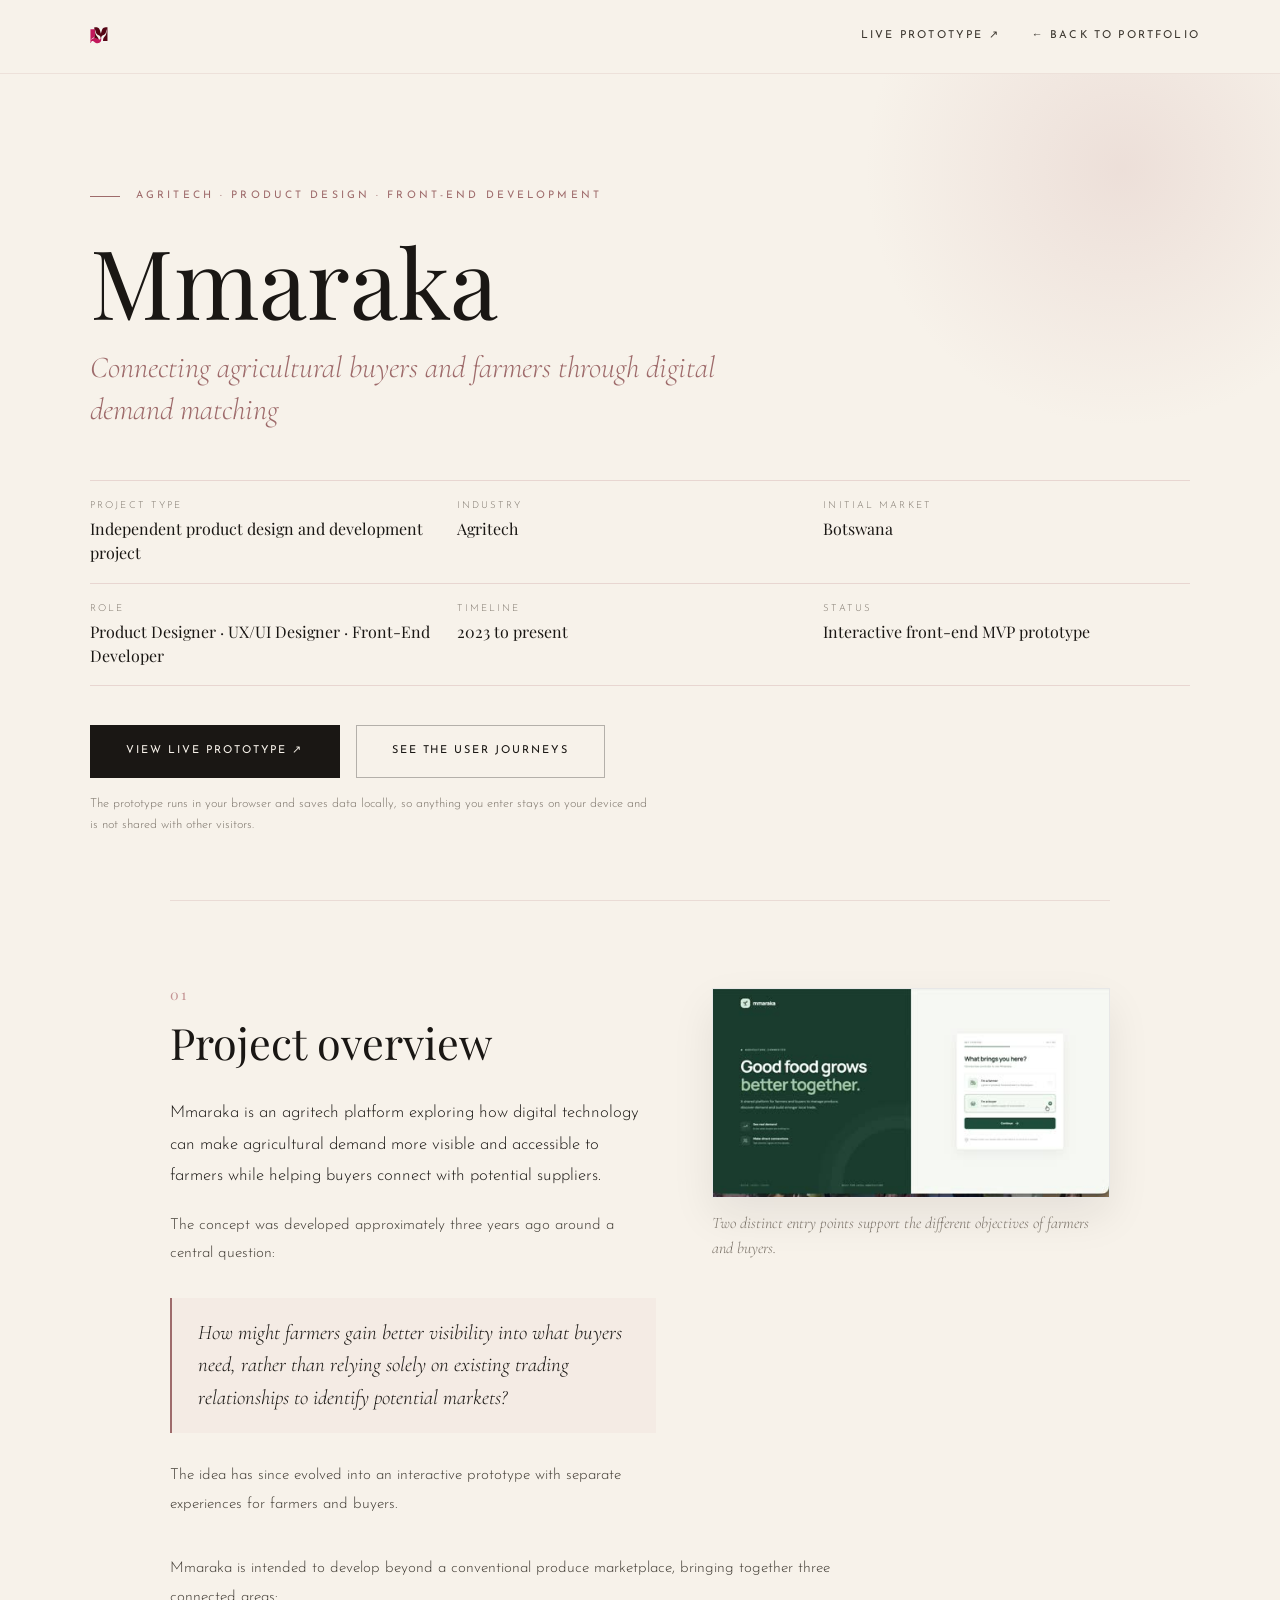
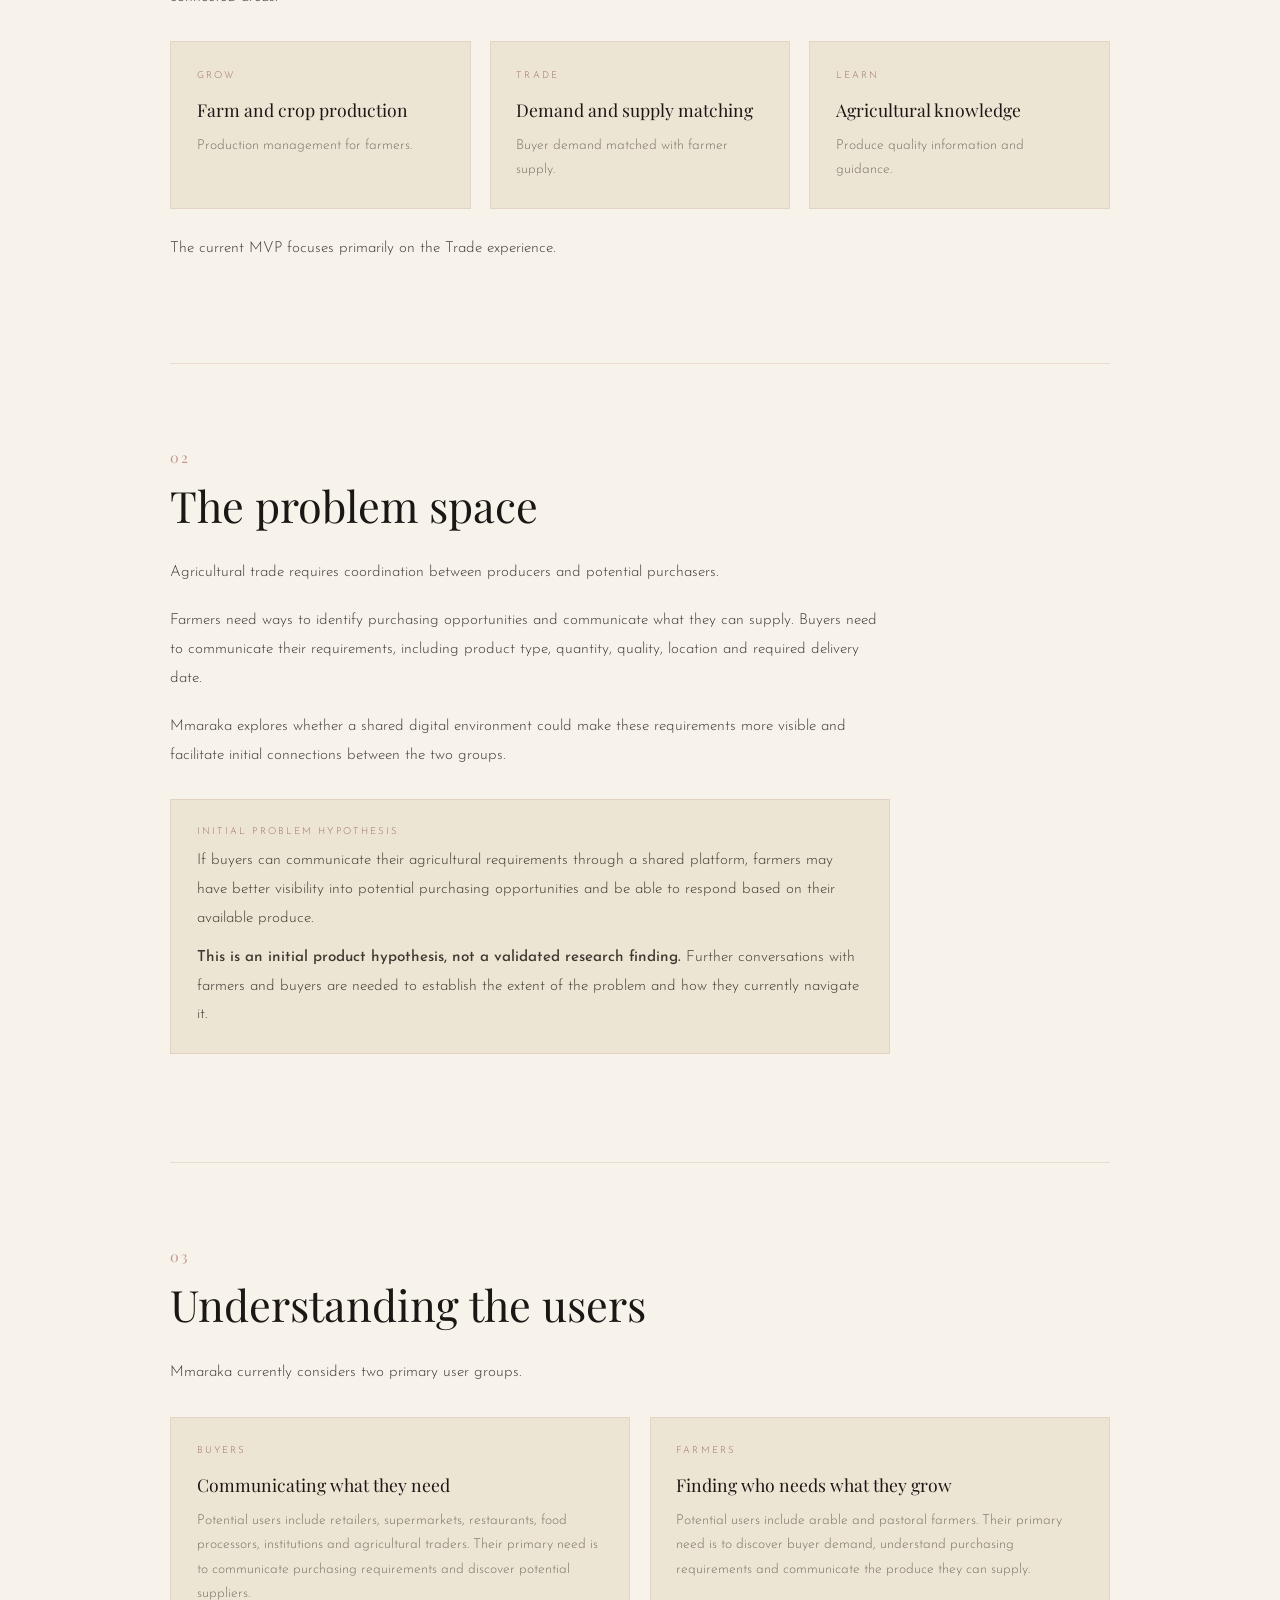
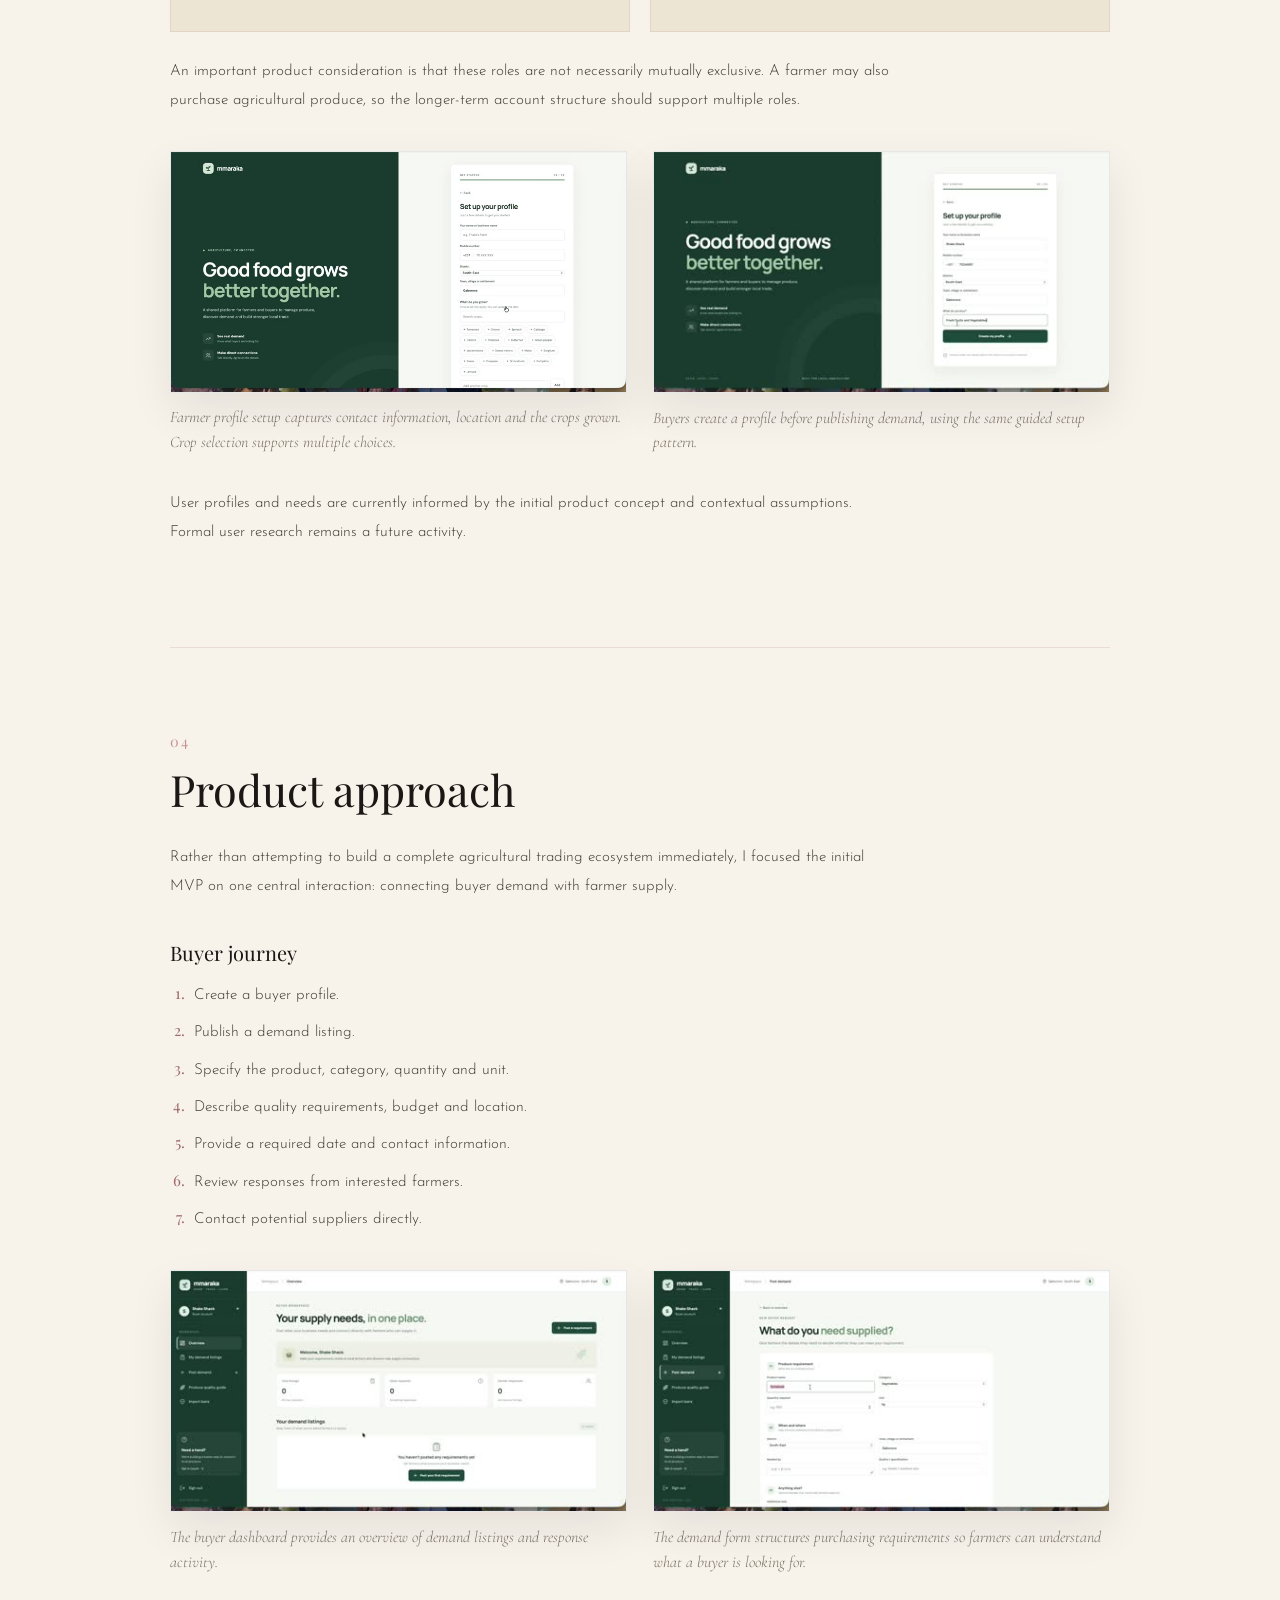
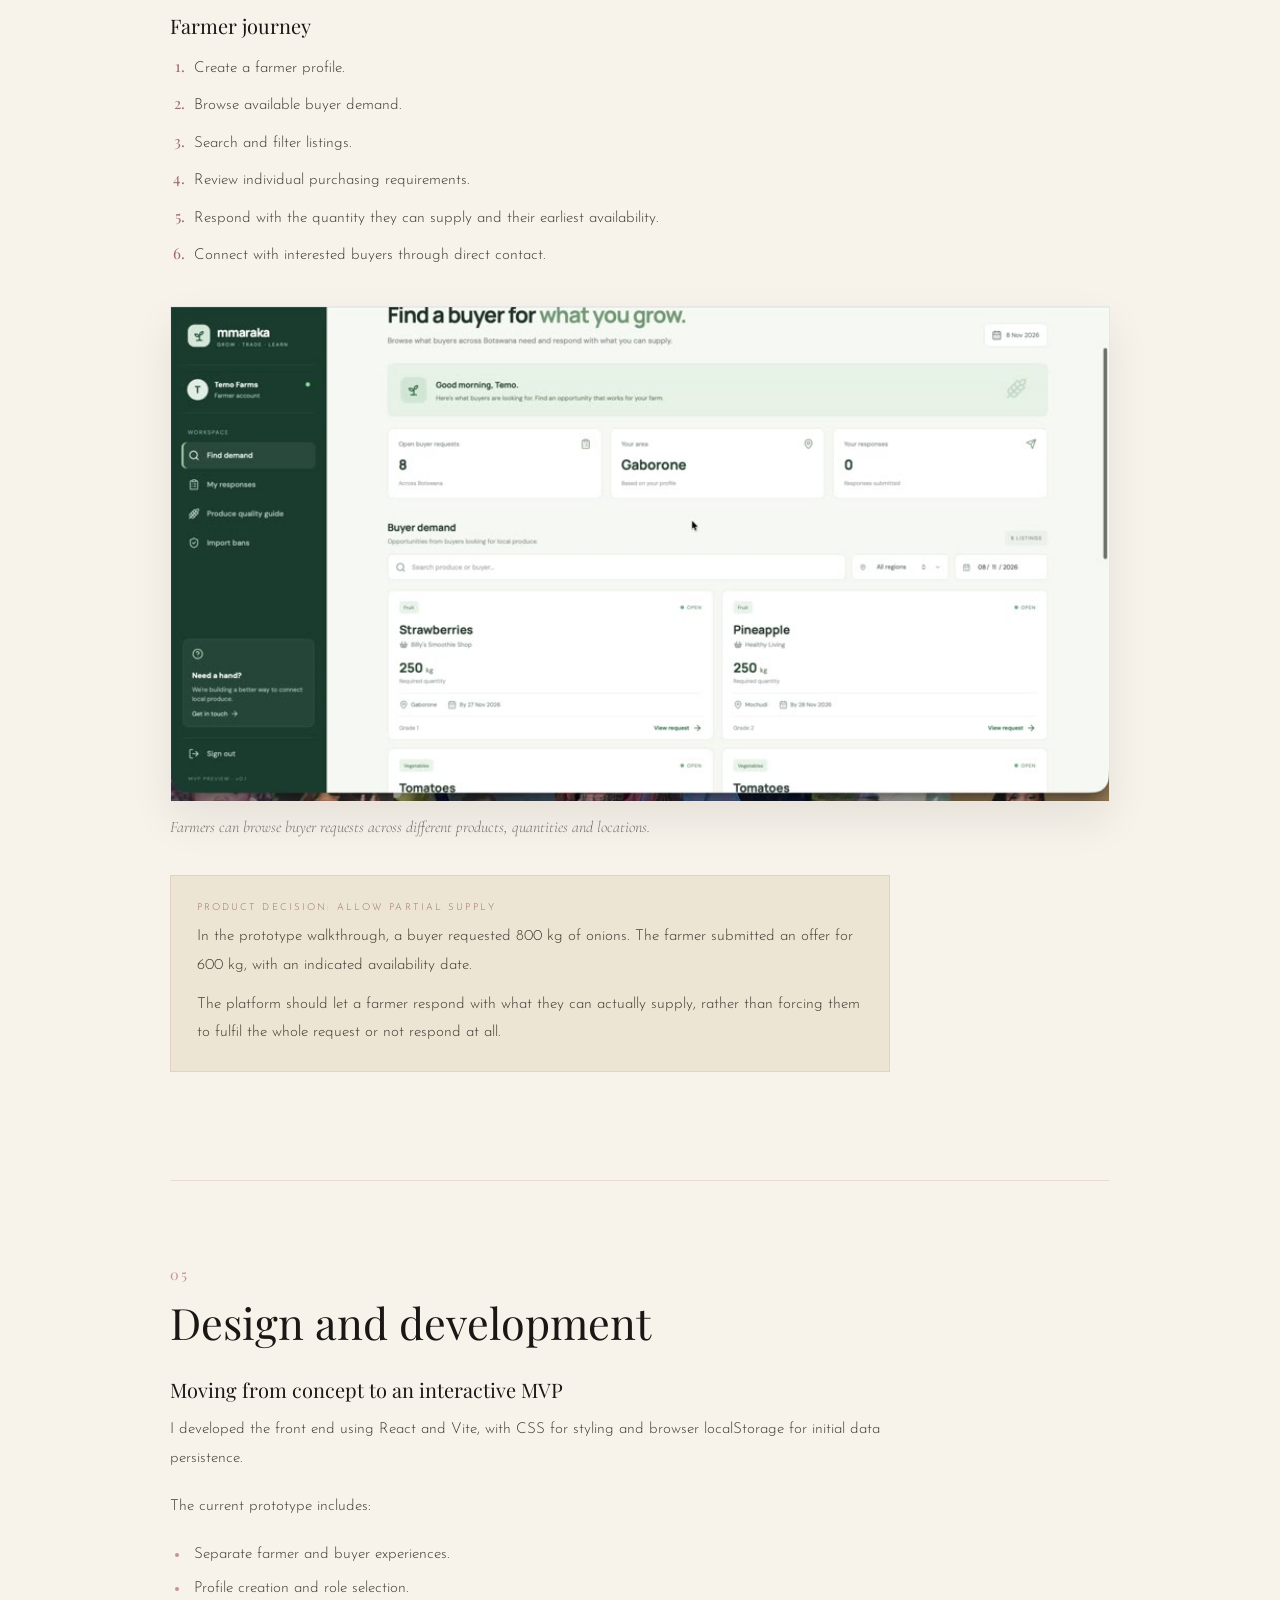
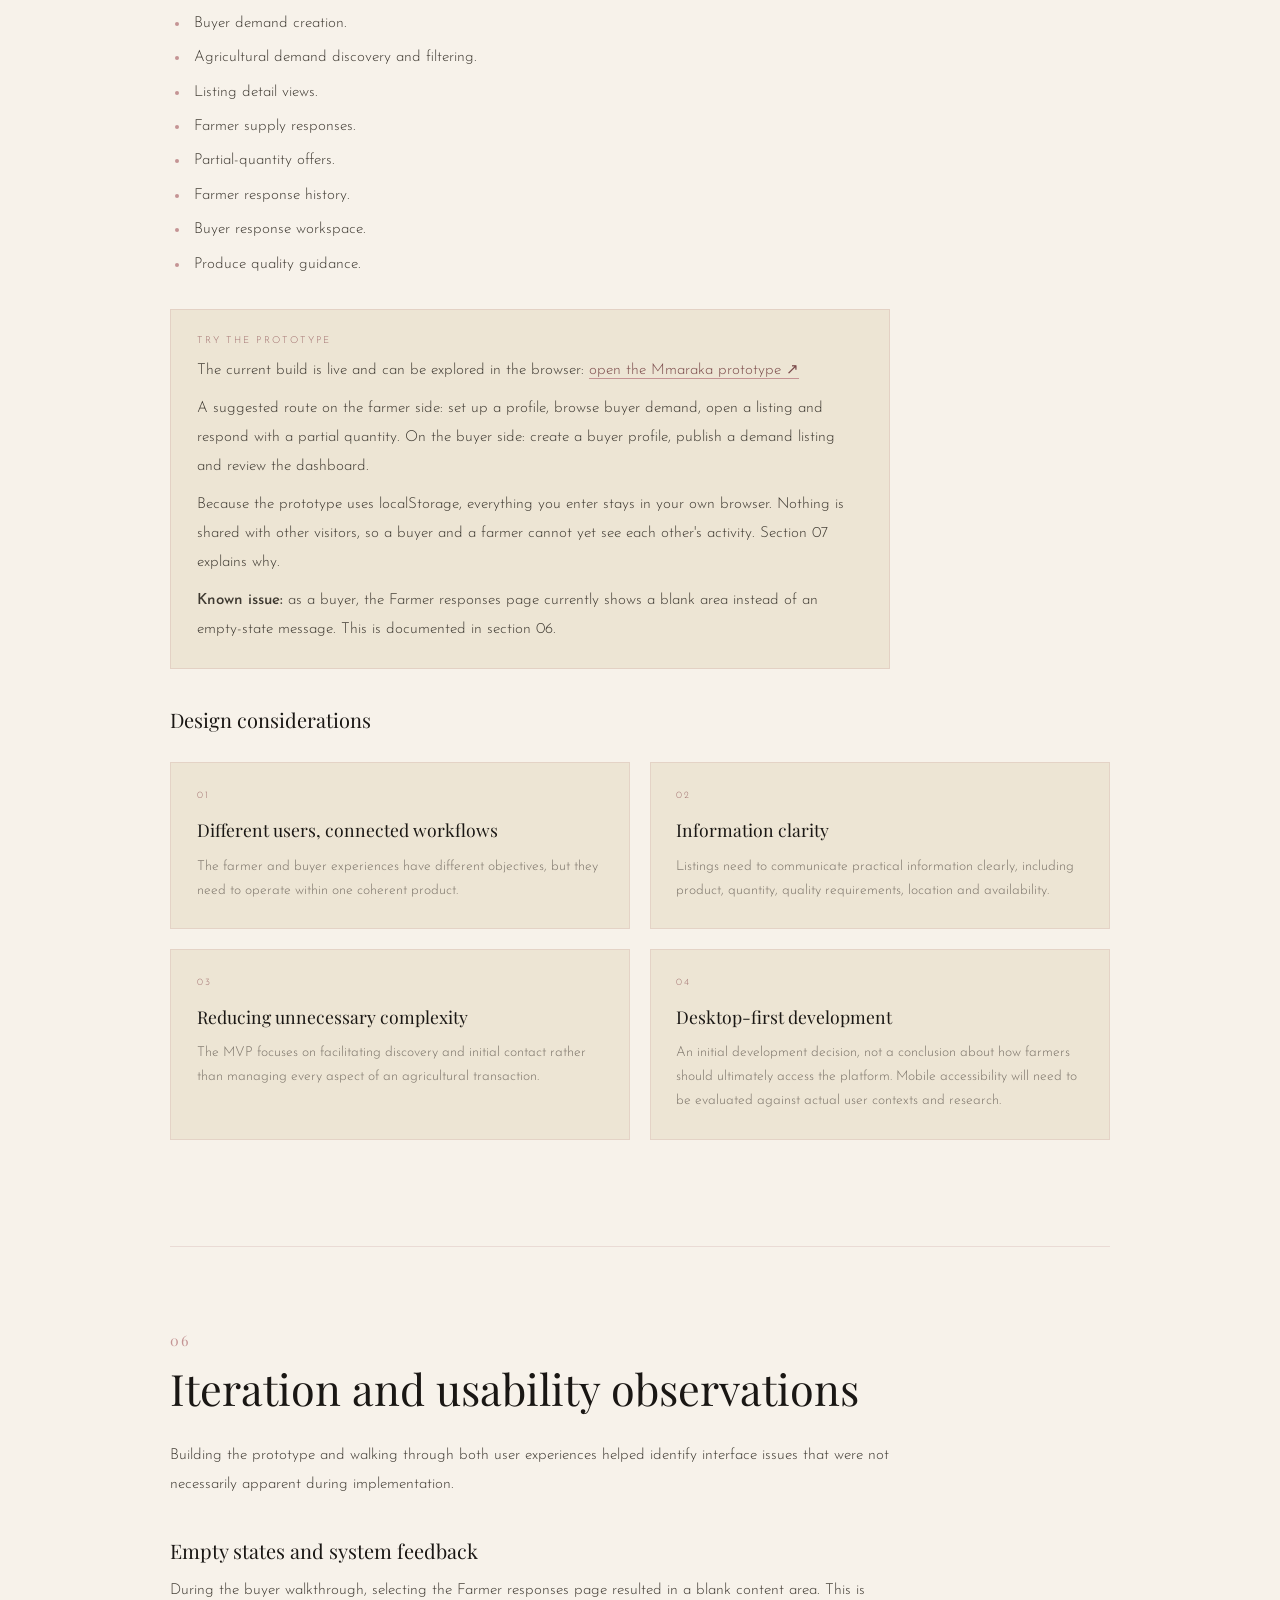
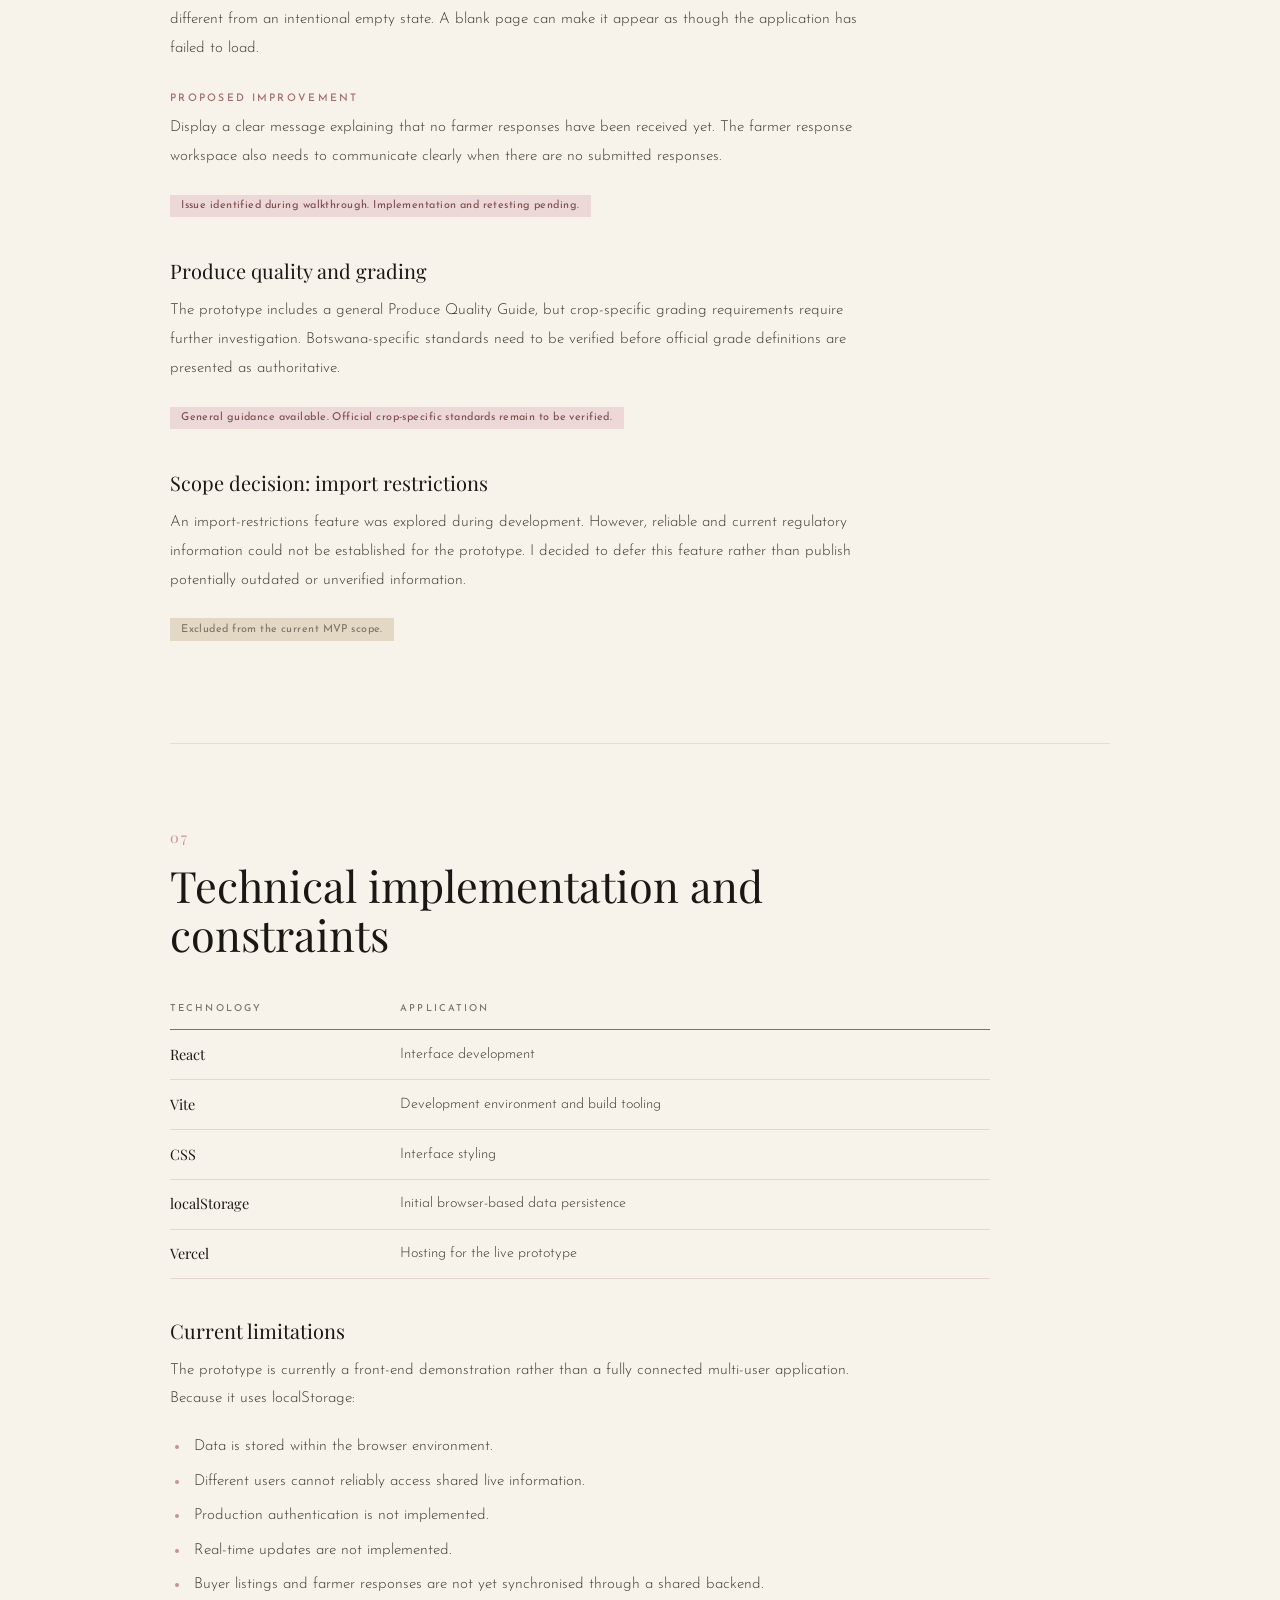
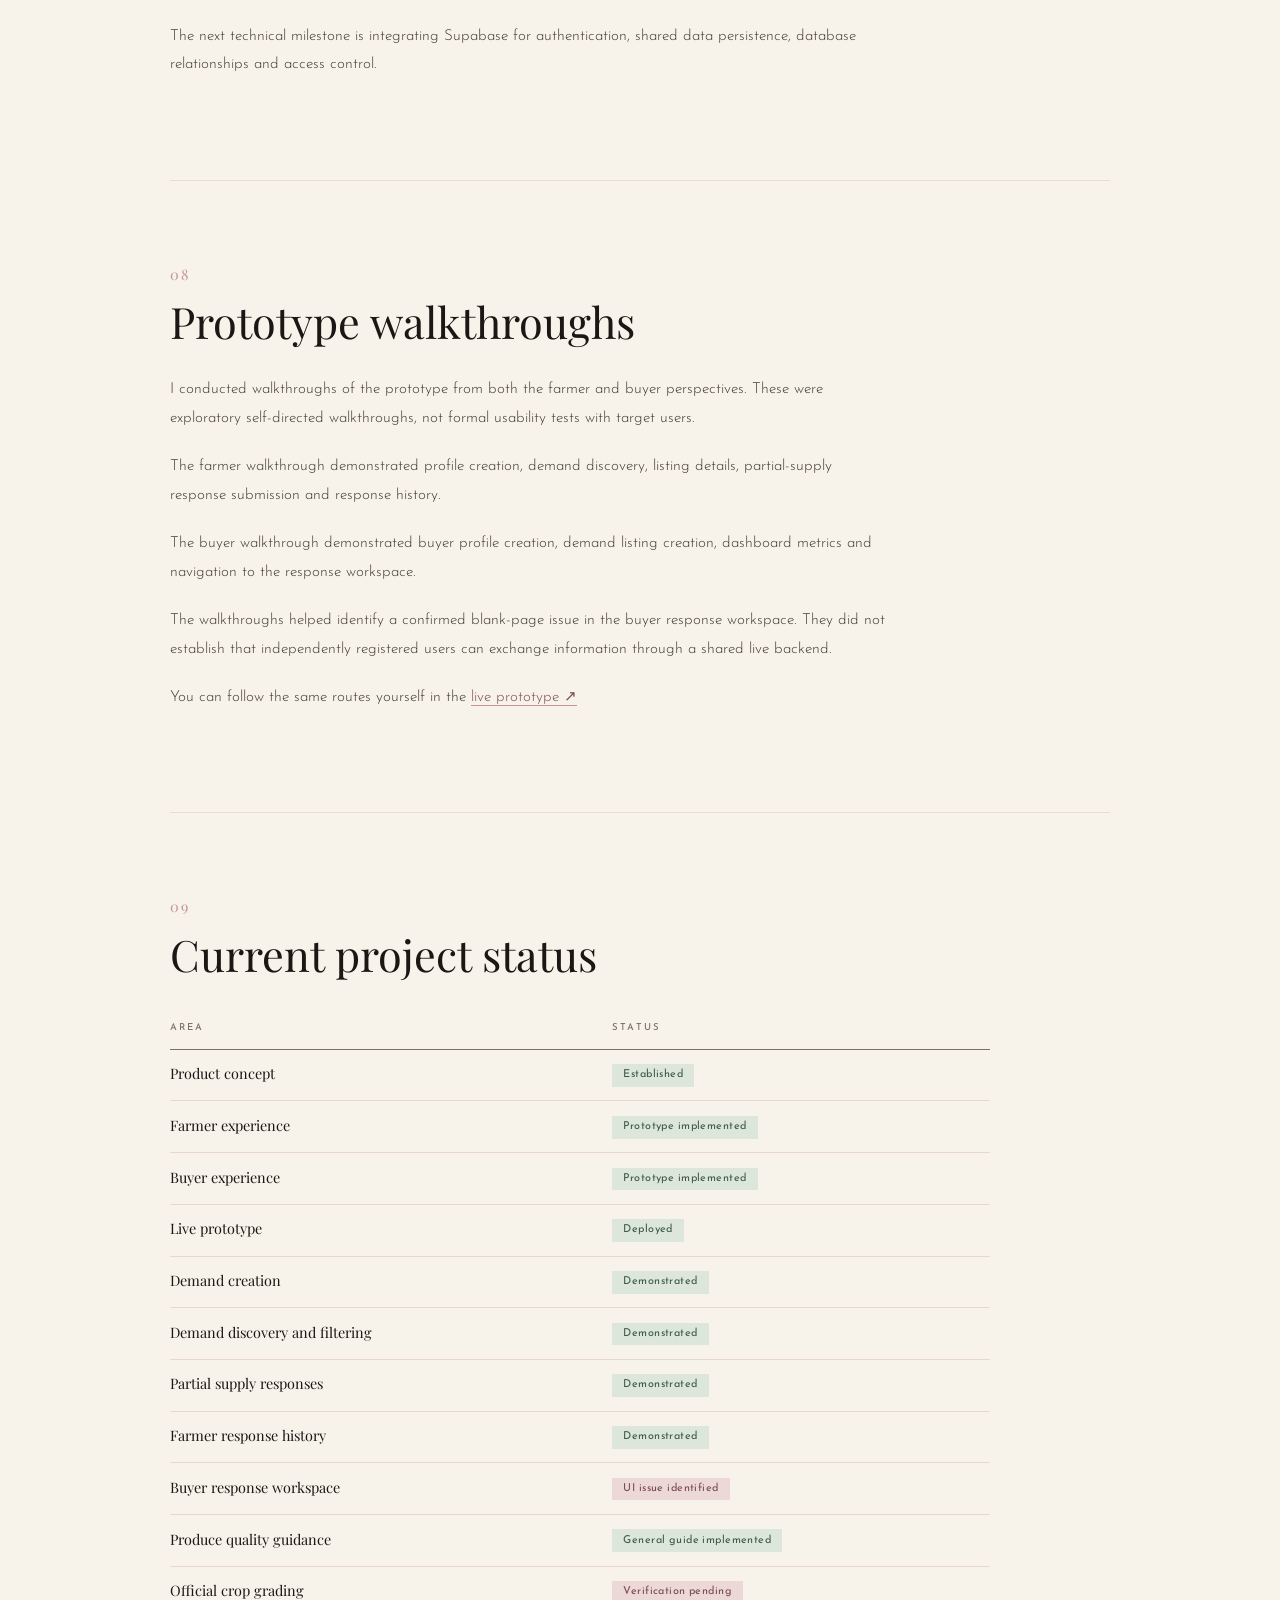
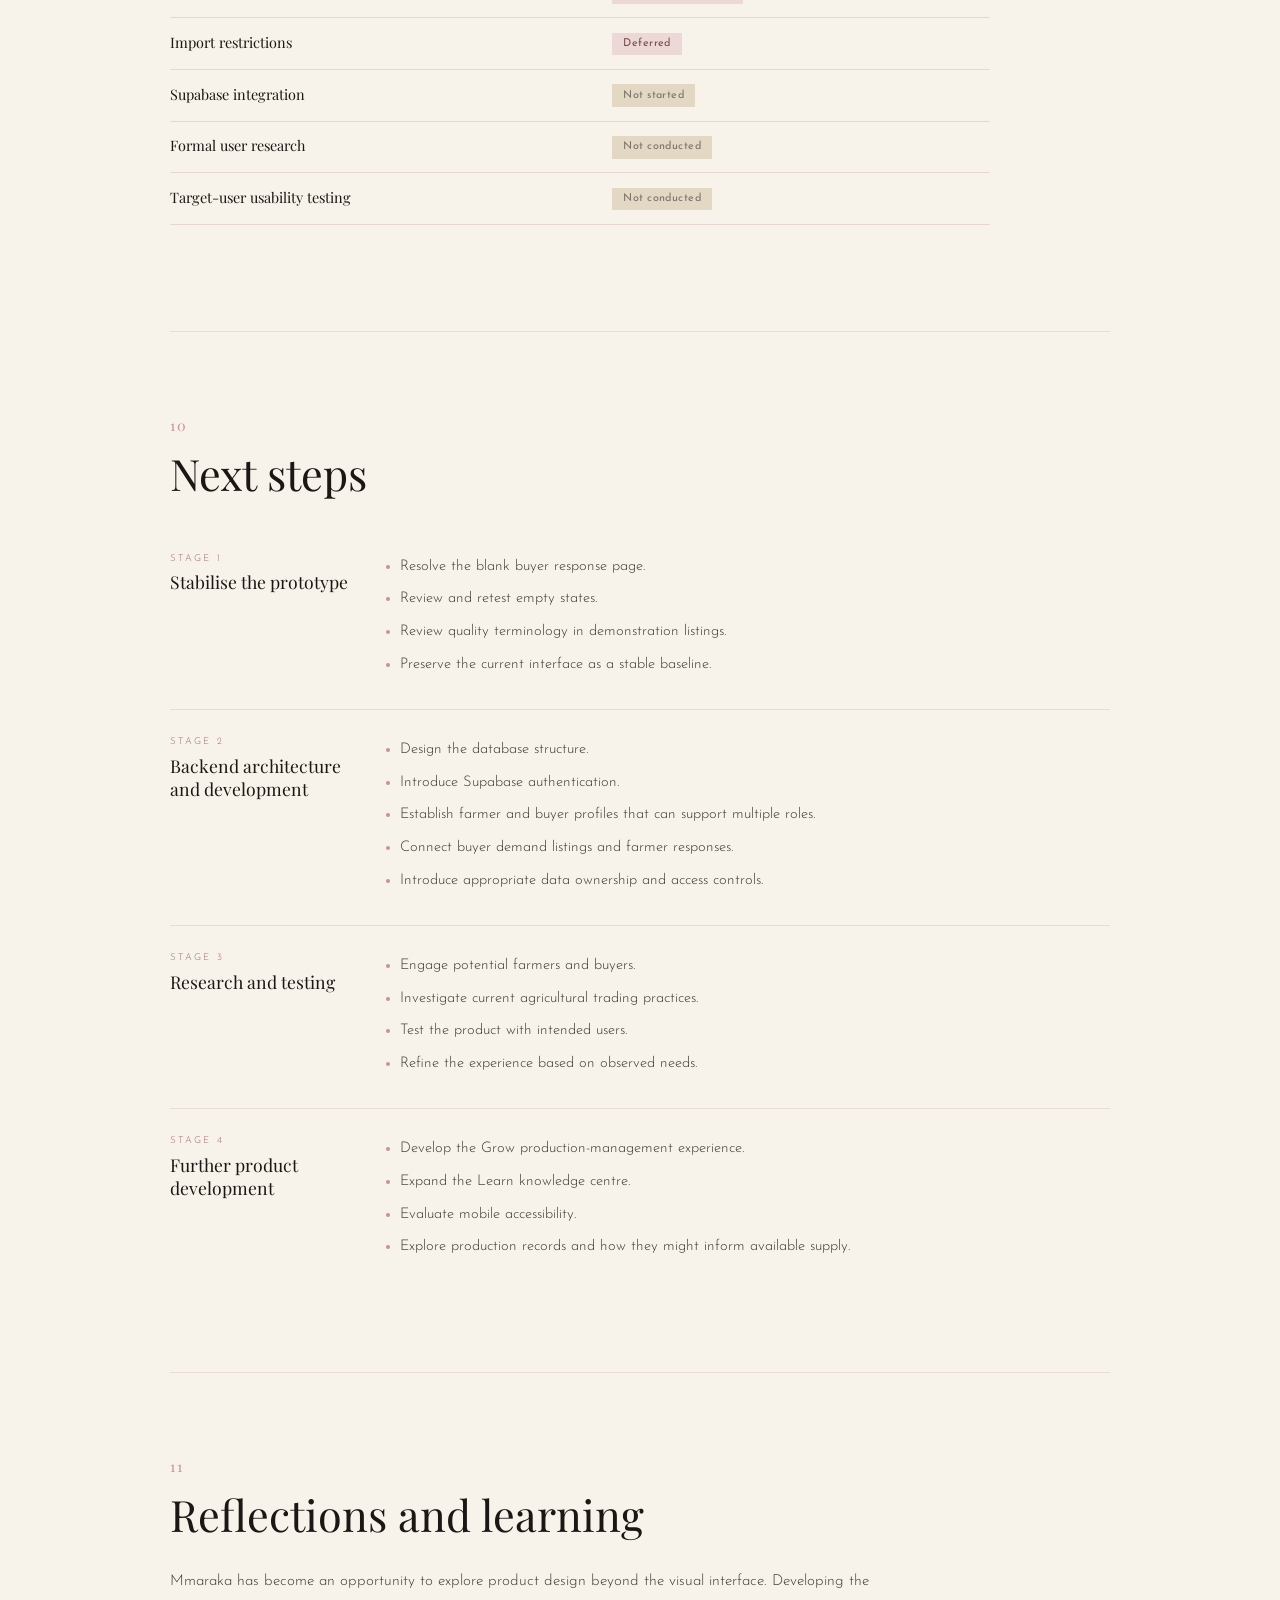
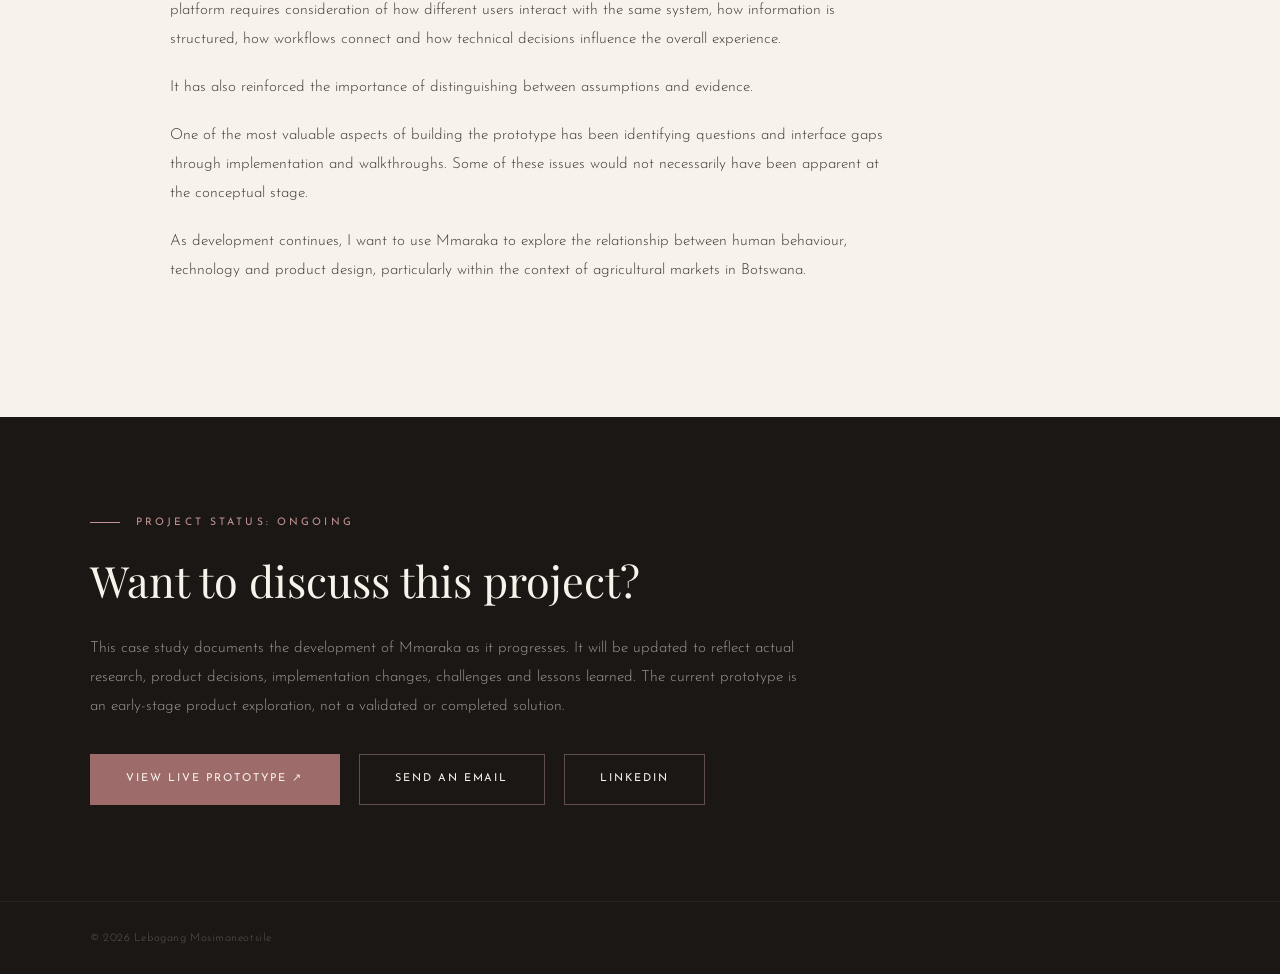
<file: Mmaraka Case Study/mmaraka.html>
<!DOCTYPE html>
<html lang="en">
<head>
<meta charset="UTF-8">
<meta name="viewport" content="width=device-width, initial-scale=1.0">
<title>Mmaraka | Case Study | Lebogang Mosimaneotsile</title>
<meta name="description" content="Mmaraka is an agritech product exploring how buyer demand and farmer supply can be matched digitally in Botswana. Interactive front-end MVP prototype.">
<link href="https://fonts.googleapis.com/css2?family=Playfair+Display:ital,wght@0,400;0,500;0,700;1,400;1,500&family=Cormorant+Garamond:ital,wght@0,300;0,400;1,300;1,400&family=Josefin+Sans:wght@200;300;400;500&display=swap" rel="stylesheet">
<style>
*, *::before, *::after { margin: 0; padding: 0; box-sizing: border-box; }

:root {
  --cream: #F7F2EA;
  --cream-2: #EDE5D4;
  --cream-3: #E3D8C4;
  --ink: #1A1714;
  --ink-2: #3D3830;
  --ink-3: #7A7268;
  --rose-solid: #C49494;
  --rose-dark: #9E6B6B;
  --rose-deep: #7A4A4A;
  --rose-blush: #EDD8D8;
  --sage-bg: #DDE6DA;
  --sage-ink: #3A5A44;
  --display: 'Playfair Display', Georgia, serif;
  --italic: 'Cormorant Garamond', Georgia, serif;
  --sans: 'Josefin Sans', sans-serif;
}

html { scroll-behavior: smooth; }

body {
  background: var(--cream);
  color: var(--ink);
  font-family: var(--sans);
  font-weight: 300;
  line-height: 1.9;
  overflow-x: hidden;
}

a { color: inherit; }

/* TOP BAR */
.topbar {
  position: sticky;
  top: 0;
  z-index: 50;
  display: flex;
  justify-content: space-between;
  align-items: center;
  padding: 1.1rem 5rem;
  background: rgba(247, 242, 234, 0.94);
  backdrop-filter: blur(12px);
  border-bottom: 1px solid rgba(196, 148, 148, 0.18);
}

.topbar img { height: 38px; width: auto; display: block; }

.back-link {
  font-size: 0.68rem;
  font-weight: 400;
  letter-spacing: 0.2em;
  text-transform: uppercase;
  text-decoration: none;
  color: var(--ink-2);
  transition: color 0.3s ease;
}

.back-link:hover { color: var(--rose-dark); }

/* HERO */
.hero {
  position: relative;
  padding: 7rem 5rem 4rem;
  overflow: hidden;
}

.hero::before {
  content: '';
  position: absolute;
  top: -20%;
  right: -8%;
  width: 520px;
  height: 520px;
  background: radial-gradient(circle, rgba(196, 148, 148, 0.2), transparent 70%);
  pointer-events: none;
}

.hero-inner { max-width: 1100px; margin: 0 auto; position: relative; }

.eyebrow {
  font-size: 0.65rem;
  font-weight: 400;
  letter-spacing: 0.3em;
  text-transform: uppercase;
  color: var(--rose-dark);
  margin-bottom: 1.5rem;
  display: flex;
  align-items: center;
  gap: 1rem;
}

.eyebrow::before { content: ''; width: 30px; height: 1px; background: var(--rose-dark); }

h1 {
  font-family: var(--display);
  font-size: clamp(3.2rem, 8vw, 6rem);
  font-weight: 400;
  line-height: 1.05;
  margin-bottom: 1rem;
}

.subtitle {
  font-family: var(--italic);
  font-style: italic;
  font-weight: 300;
  font-size: clamp(1.3rem, 2.6vw, 1.9rem);
  line-height: 1.4;
  color: var(--rose-dark);
  max-width: 680px;
  margin-bottom: 3rem;
}

.meta {
  display: grid;
  grid-template-columns: repeat(3, 1fr);
  gap: 0;
  border-top: 1px solid rgba(196, 148, 148, 0.3);
}

.meta div {
  padding: 1.1rem 1rem 1.1rem 0;
  border-bottom: 1px solid rgba(196, 148, 148, 0.3);
}

.meta dt {
  font-size: 0.6rem;
  letter-spacing: 0.22em;
  text-transform: uppercase;
  color: var(--ink-3);
  margin-bottom: 0.2rem;
  line-height: 1.6;
}

.meta dd {
  font-family: var(--display);
  font-size: 1rem;
  line-height: 1.5;
  color: var(--ink);
}

/* PROTOTYPE LINKS */
.topbar-links { display: flex; gap: 2rem; align-items: center; }
.hero-actions { display: flex; gap: 1rem; flex-wrap: wrap; align-items: center; margin-top: 2.4rem; }
.hero-note { font-size: 0.78rem; color: var(--ink-3); max-width: 560px; margin: 1rem 0 0; line-height: 1.7; }
.btn-dark, .btn-outline {
  display: inline-block;
  padding: 0.95rem 2.2rem;
  font-size: 0.68rem;
  font-weight: 400;
  letter-spacing: 0.18em;
  text-transform: uppercase;
  text-decoration: none;
  transition: all 0.3s ease;
}
.btn-dark { background: var(--ink); color: var(--cream); border: 1px solid var(--ink); }
.btn-dark:hover { background: var(--rose-deep); border-color: var(--rose-deep); }
.btn-outline { color: var(--ink); border: 1px solid rgba(26, 23, 20, 0.3); }
.btn-outline:hover { border-color: var(--rose-dark); color: var(--rose-dark); }
.text-link { color: var(--rose-deep); text-decoration: none; border-bottom: 1px solid var(--rose-solid); transition: color 0.3s ease, border-color 0.3s ease; }
.text-link:hover { color: var(--rose-dark); border-color: var(--rose-dark); }

/* SECTIONS */
main { max-width: 1100px; margin: 0 auto; padding: 0 5rem; }

section.cs { padding: 5rem 0; border-top: 1px solid rgba(196, 148, 148, 0.25); }

.sec-num {
  font-family: var(--display);
  font-size: 0.9rem;
  color: var(--rose-solid);
  letter-spacing: 0.15em;
  margin-bottom: 0.6rem;
}

h2 {
  font-family: var(--display);
  font-size: clamp(1.9rem, 3.6vw, 2.7rem);
  font-weight: 400;
  line-height: 1.15;
  margin-bottom: 1.8rem;
  max-width: 760px;
}

h3 {
  font-family: var(--display);
  font-size: 1.25rem;
  font-weight: 400;
  line-height: 1.3;
  margin: 2.4rem 0 0.8rem;
}

h4 {
  font-size: 0.65rem;
  font-weight: 500;
  letter-spacing: 0.22em;
  text-transform: uppercase;
  color: var(--rose-dark);
  margin: 1.6rem 0 0.3rem;
}

p { font-size: 0.95rem; color: var(--ink-2); max-width: 720px; margin-bottom: 1.2rem; }

.lead { font-size: 1.05rem; color: var(--ink); }

ul.plain, ol.steps { max-width: 720px; margin: 0 0 1.4rem; padding-left: 1.2rem; }
ul.plain li, ol.steps li { font-size: 0.95rem; color: var(--ink-2); margin-bottom: 0.35rem; padding-left: 0.3rem; }
ol.steps li::marker { color: var(--rose-dark); font-family: var(--display); }
ul.plain li::marker { color: var(--rose-solid); }

blockquote.pull {
  max-width: 720px;
  margin: 1.8rem 0;
  padding: 1.2rem 1.6rem;
  border-left: 2px solid var(--rose-dark);
  background: rgba(196, 148, 148, 0.07);
  font-family: var(--italic);
  font-style: italic;
  font-size: 1.3rem;
  line-height: 1.55;
  color: var(--ink);
}

.callout {
  max-width: 720px;
  margin: 1.8rem 0;
  padding: 1.4rem 1.6rem;
  background: var(--cream-2);
  border: 1px solid rgba(196, 148, 148, 0.25);
}

.callout .tag {
  font-size: 0.6rem;
  letter-spacing: 0.22em;
  text-transform: uppercase;
  color: var(--rose-dark);
  margin-bottom: 0.4rem;
}

.callout p { margin-bottom: 0.6rem; }
.callout p:last-child { margin-bottom: 0; }

/* CARDS */
.cards { display: grid; gap: 1.2rem; margin: 1.8rem 0 1.6rem; }
.cards.three { grid-template-columns: repeat(3, 1fr); }
.cards.two { grid-template-columns: repeat(2, 1fr); }
.cards.four { grid-template-columns: repeat(2, 1fr); }

.card {
  padding: 1.6rem;
  background: var(--cream-2);
  border: 1px solid rgba(196, 148, 148, 0.22);
  transition: transform 0.3s ease, border-color 0.3s ease;
}

.card:hover { transform: translateY(-3px); border-color: var(--rose-dark); }

.card .label {
  font-size: 0.6rem;
  letter-spacing: 0.22em;
  text-transform: uppercase;
  color: var(--rose-dark);
  margin-bottom: 0.5rem;
}

.card h5 { font-family: var(--display); font-size: 1.1rem; font-weight: 400; margin-bottom: 0.5rem; }
.card p { font-size: 0.86rem; line-height: 1.75; color: var(--ink-3); margin-bottom: 0; }

/* FIGURES */
figure { margin: 2.2rem 0; }

figure img {
  display: block;
  width: 100%;
  height: auto;
  border: 1px solid rgba(26, 23, 20, 0.1);
  background: #fff;
  box-shadow: 0 18px 40px rgba(26, 23, 20, 0.08);
}

figcaption {
  font-family: var(--italic);
  font-style: italic;
  font-size: 1rem;
  line-height: 1.55;
  color: var(--ink-3);
  margin-top: 0.8rem;
  max-width: 640px;
}

.figs-2 { display: grid; grid-template-columns: repeat(2, 1fr); gap: 1.6rem; margin: 2.2rem 0; }
.figs-2 figure { margin: 0; }

.split { display: grid; grid-template-columns: 1.1fr 0.9fr; gap: 3.5rem; align-items: start; }
.split figure { margin-top: 0.4rem; }

/* TABLES */
.table-wrap { overflow-x: auto; margin: 1.6rem 0; }

table { width: 100%; border-collapse: collapse; font-size: 0.9rem; max-width: 820px; }

th {
  text-align: left;
  font-size: 0.6rem;
  font-weight: 500;
  letter-spacing: 0.22em;
  text-transform: uppercase;
  color: var(--ink-3);
  padding: 0.7rem 1rem 0.7rem 0;
  border-bottom: 1px solid var(--ink-3);
}

td {
  padding: 0.85rem 1rem 0.85rem 0;
  border-bottom: 1px solid rgba(196, 148, 148, 0.3);
  color: var(--ink-2);
  line-height: 1.5;
  vertical-align: top;
}

td:first-child { font-family: var(--display); color: var(--ink); }

.pill {
  display: inline-block;
  font-size: 0.68rem;
  font-weight: 400;
  letter-spacing: 0.04em;
  padding: 0.2rem 0.7rem;
  line-height: 1.5;
}

.pill.done { background: var(--sage-bg); color: var(--sage-ink); }
.pill.pending { background: var(--rose-blush); color: var(--rose-deep); }
.pill.none { background: var(--cream-3); color: var(--ink-3); }

/* STAGES */
.stage { padding: 1.6rem 0; border-top: 1px solid rgba(196, 148, 148, 0.25); display: grid; grid-template-columns: 180px 1fr; gap: 2rem; }
.stage:first-of-type { border-top: none; }
.stage .stage-name { font-family: var(--display); font-size: 1.1rem; line-height: 1.35; }
.stage .stage-name span { display: block; font-family: var(--sans); font-size: 0.6rem; letter-spacing: 0.22em; text-transform: uppercase; color: var(--rose-dark); margin-bottom: 0.3rem; }
.stage ul { margin: 0; padding-left: 1.1rem; }
.stage li { font-size: 0.92rem; color: var(--ink-2); margin-bottom: 0.3rem; }
.stage li::marker { color: var(--rose-solid); }

/* CLOSING */
.closing { background: var(--ink); color: var(--cream); padding: 6rem 5rem; margin-top: 2rem; }
.closing-inner { max-width: 1100px; margin: 0 auto; }
.closing .eyebrow { color: var(--rose-solid); }
.closing .eyebrow::before { background: var(--rose-solid); }
.closing h2 { color: var(--cream); }
.closing p { color: rgba(247, 242, 234, 0.6); }
.closing .links { display: flex; gap: 1.2rem; flex-wrap: wrap; margin-top: 2rem; }

.btn {
  display: inline-block;
  padding: 0.9rem 2.2rem;
  font-size: 0.68rem;
  font-weight: 400;
  letter-spacing: 0.18em;
  text-transform: uppercase;
  text-decoration: none;
  border: 1px solid rgba(201, 160, 160, 0.4);
  color: var(--cream);
  transition: all 0.3s ease;
}

.btn.primary { background: var(--rose-dark); border-color: var(--rose-dark); }
.btn.primary:hover { background: transparent; color: var(--rose-solid); }
.btn:not(.primary):hover { border-color: var(--rose-solid); color: var(--rose-solid); }

footer.page-foot { background: var(--ink); border-top: 1px solid rgba(255,255,255,0.06); padding: 1.6rem 5rem; }
footer.page-foot p { font-size: 0.7rem; color: rgba(247, 242, 234, 0.3); letter-spacing: 0.05em; margin: 0 auto; max-width: 1100px; }

/* RESPONSIVE */
@media (max-width: 900px) {
  .topbar { padding: 1rem 1.5rem; }
  .hero { padding: 4.5rem 1.5rem 3rem; }
  main { padding: 0 1.5rem; }
  .meta { grid-template-columns: 1fr 1fr; }
  section.cs { padding: 3.5rem 0; }
  .cards.three, .cards.two, .cards.four { grid-template-columns: 1fr; }
  .split { grid-template-columns: 1fr; gap: 1.5rem; }
  .figs-2 { grid-template-columns: 1fr; }
  .stage { grid-template-columns: 1fr; gap: 0.6rem; }
  .closing { padding: 4rem 1.5rem; }
  footer.page-foot { padding: 1.4rem 1.5rem; }
}
</style>
</head>
<body>

<header class="topbar">
  <a href="index.html" aria-label="Back to portfolio home"><img src="logo.svg" alt="LM"></a>
  <div class="topbar-links">
    <a href="https://mmaraka-prototype-v1-2.vercel.app" target="_blank" rel="noopener" class="back-link">Live prototype &nearr;</a>
    <a href="/index.html#work" class="back-link">&larr; Back to portfolio</a>
  </div>
</header>

<!-- HERO -->
<div class="hero">
  <div class="hero-inner">
    <p class="eyebrow">Agritech &middot; Product Design &middot; Front-End Development</p>
    <h1>Mmaraka</h1>
    <p class="subtitle">Connecting agricultural buyers and farmers through digital demand matching</p>
    <dl class="meta">
      <div><dt>Project type</dt><dd>Independent product design and development project</dd></div>
      <div><dt>Industry</dt><dd>Agritech</dd></div>
      <div><dt>Initial market</dt><dd>Botswana</dd></div>
      <div><dt>Role</dt><dd>Product Designer &middot; UX/UI Designer &middot; Front-End Developer</dd></div>
      <div><dt>Timeline</dt><dd>2023 to present</dd></div>
      <div><dt>Status</dt><dd>Interactive front-end MVP prototype</dd></div>
    </dl>
    <div class="hero-actions">
      <a href="https://mmaraka-prototype-v1-2.vercel.app" target="_blank" rel="noopener" class="btn-dark">View live prototype &nearr;</a>
      <a href="#approach" class="btn-outline">See the user journeys</a>
    </div>
    <p class="hero-note">The prototype runs in your browser and saves data locally, so anything you enter stays on your device and is not shared with other visitors.</p>
  </div>
</div>

<main>

<!-- 01 OVERVIEW -->
<section class="cs" id="overview">
  <div class="split">
    <div>
      <p class="sec-num">01</p>
      <h2>Project overview</h2>
      <p class="lead">Mmaraka is an agritech platform exploring how digital technology can make agricultural demand more visible and accessible to farmers while helping buyers connect with potential suppliers.</p>
      <p>The concept was developed approximately three years ago around a central question:</p>
      <blockquote class="pull">How might farmers gain better visibility into what buyers need, rather than relying solely on existing trading relationships to identify potential markets?</blockquote>
      <p>The idea has since evolved into an interactive prototype with separate experiences for farmers and buyers.</p>
    </div>
    <figure>
      <img src="mmaraka-role-selection.jpg" alt="Mmaraka welcome screen asking users whether they are a farmer or a buyer" width="480" height="253">
      <figcaption>Two distinct entry points support the different objectives of farmers and buyers.</figcaption>
    </figure>
  </div>

  <p style="margin-top:1rem;">Mmaraka is intended to develop beyond a conventional produce marketplace, bringing together three connected areas:</p>
  <div class="cards three">
    <div class="card"><p class="label">Grow</p><h5>Farm and crop production</h5><p>Production management for farmers.</p></div>
    <div class="card"><p class="label">Trade</p><h5>Demand and supply matching</h5><p>Buyer demand matched with farmer supply.</p></div>
    <div class="card"><p class="label">Learn</p><h5>Agricultural knowledge</h5><p>Produce quality information and guidance.</p></div>
  </div>
  <p>The current MVP focuses primarily on the Trade experience.</p>
</section>

<!-- 02 PROBLEM SPACE -->
<section class="cs" id="problem">
  <p class="sec-num">02</p>
  <h2>The problem space</h2>
  <p>Agricultural trade requires coordination between producers and potential purchasers.</p>
  <p>Farmers need ways to identify purchasing opportunities and communicate what they can supply. Buyers need to communicate their requirements, including product type, quantity, quality, location and required delivery date.</p>
  <p>Mmaraka explores whether a shared digital environment could make these requirements more visible and facilitate initial connections between the two groups.</p>

  <div class="callout">
    <p class="tag">Initial problem hypothesis</p>
    <p>If buyers can communicate their agricultural requirements through a shared platform, farmers may have better visibility into potential purchasing opportunities and be able to respond based on their available produce.</p>
    <p><strong style="font-weight:500;">This is an initial product hypothesis, not a validated research finding.</strong> Further conversations with farmers and buyers are needed to establish the extent of the problem and how they currently navigate it.</p>
  </div>
</section>

<!-- 03 USERS -->
<section class="cs" id="users">
  <p class="sec-num">03</p>
  <h2>Understanding the users</h2>
  <p>Mmaraka currently considers two primary user groups.</p>

  <div class="cards two">
    <div class="card">
      <p class="label">Buyers</p>
      <h5>Communicating what they need</h5>
      <p>Potential users include retailers, supermarkets, restaurants, food processors, institutions and agricultural traders. Their primary need is to communicate purchasing requirements and discover potential suppliers.</p>
    </div>
    <div class="card">
      <p class="label">Farmers</p>
      <h5>Finding who needs what they grow</h5>
      <p>Potential users include arable and pastoral farmers. Their primary need is to discover buyer demand, understand purchasing requirements and communicate the produce they can supply.</p>
    </div>
  </div>

  <p>An important product consideration is that these roles are not necessarily mutually exclusive. A farmer may also purchase agricultural produce, so the longer-term account structure should support multiple roles.</p>

  <div class="figs-2">
    <figure>
      <img src="mmaraka-farmer-profile.jpg" alt="Mmaraka farmer profile setup form with name, mobile number, district, town and crop selection" width="900" height="474">
      <figcaption>Farmer profile setup captures contact information, location and the crops grown. Crop selection supports multiple choices.</figcaption>
    </figure>
    <figure>
      <img src="mmaraka-buyer-profile.jpg" alt="Mmaraka buyer profile setup form" width="480" height="253">
      <figcaption>Buyers create a profile before publishing demand, using the same guided setup pattern.</figcaption>
    </figure>
  </div>

  <p>User profiles and needs are currently informed by the initial product concept and contextual assumptions. Formal user research remains a future activity.</p>
</section>

<!-- 04 PRODUCT APPROACH -->
<section class="cs" id="approach">
  <p class="sec-num">04</p>
  <h2>Product approach</h2>
  <p>Rather than attempting to build a complete agricultural trading ecosystem immediately, I focused the initial MVP on one central interaction: connecting buyer demand with farmer supply.</p>

  <h3>Buyer journey</h3>
  <ol class="steps">
    <li>Create a buyer profile.</li>
    <li>Publish a demand listing.</li>
    <li>Specify the product, category, quantity and unit.</li>
    <li>Describe quality requirements, budget and location.</li>
    <li>Provide a required date and contact information.</li>
    <li>Review responses from interested farmers.</li>
    <li>Contact potential suppliers directly.</li>
  </ol>

  <div class="figs-2">
    <figure>
      <img src="mmaraka-buyer-dashboard.jpg" alt="Mmaraka buyer dashboard showing demand listing metrics and an empty state prompting the first requirement" width="480" height="253">
      <figcaption>The buyer dashboard provides an overview of demand listings and response activity.</figcaption>
    </figure>
    <figure>
      <img src="mmaraka-create-demand.jpg" alt="Mmaraka create demand form with product, category, quantity, unit, location and quality fields" width="480" height="253">
      <figcaption>The demand form structures purchasing requirements so farmers can understand what a buyer is looking for.</figcaption>
    </figure>
  </div>

  <h3>Farmer journey</h3>
  <ol class="steps">
    <li>Create a farmer profile.</li>
    <li>Browse available buyer demand.</li>
    <li>Search and filter listings.</li>
    <li>Review individual purchasing requirements.</li>
    <li>Respond with the quantity they can supply and their earliest availability.</li>
    <li>Connect with interested buyers through direct contact.</li>
  </ol>

  <figure>
    <img src="mmaraka-farmer-marketplace.jpg" alt="Mmaraka farmer marketplace listing buyer demand cards with product, quantity, location and required date" width="900" height="474">
    <figcaption>Farmers can browse buyer requests across different products, quantities and locations.</figcaption>
  </figure>

  <!--
    ADD THESE TWO SCREENS WHEN YOU HAVE THEM (save in the repo root, same folder as this file):

    <figure>
      <img src="mmaraka-listing-response.jpg" alt="Mmaraka listing detail with the farmer response form" width="900" height="474">
      <figcaption>The response workflow allows a farmer to offer a partial quantity rather than having to fulfil the entire buyer request.</figcaption>
    </figure>

    <figure>
      <img src="mmaraka-submitted-response.jpg" alt="Mmaraka farmer workspace showing a submitted offer" width="900" height="474">
      <figcaption>The farmer's workspace displays the submitted offer and confirms that the response was sent.</figcaption>
    </figure>
  -->

  <div class="callout">
    <p class="tag">Product decision: allow partial supply</p>
    <p>In the prototype walkthrough, a buyer requested 800 kg of onions. The farmer submitted an offer for 600 kg, with an indicated availability date.</p>
    <p>The platform should let a farmer respond with what they can actually supply, rather than forcing them to fulfil the whole request or not respond at all.</p>
  </div>
</section>

<!-- 05 DESIGN AND DEVELOPMENT -->
<section class="cs" id="build">
  <p class="sec-num">05</p>
  <h2>Design and development</h2>
  <h3 style="margin-top:0;">Moving from concept to an interactive MVP</h3>
  <p>I developed the front end using React and Vite, with CSS for styling and browser localStorage for initial data persistence.</p>
  <p>The current prototype includes:</p>
  <ul class="plain">
    <li>Separate farmer and buyer experiences.</li>
    <li>Profile creation and role selection.</li>
    <li>Buyer demand creation.</li>
    <li>Agricultural demand discovery and filtering.</li>
    <li>Listing detail views.</li>
    <li>Farmer supply responses.</li>
    <li>Partial-quantity offers.</li>
    <li>Farmer response history.</li>
    <li>Buyer response workspace.</li>
    <li>Produce quality guidance.</li>
  </ul>

  <div class="callout">
    <p class="tag">Try the prototype</p>
    <p>The current build is live and can be explored in the browser: <a href="https://mmaraka-prototype-v1-2.vercel.app" target="_blank" rel="noopener" class="text-link">open the Mmaraka prototype &nearr;</a></p>
    <p>A suggested route on the farmer side: set up a profile, browse buyer demand, open a listing and respond with a partial quantity. On the buyer side: create a buyer profile, publish a demand listing and review the dashboard.</p>
    <p>Because the prototype uses localStorage, everything you enter stays in your own browser. Nothing is shared with other visitors, so a buyer and a farmer cannot yet see each other's activity. Section 07 explains why.</p>
    <p><strong style="font-weight:500;">Known issue:</strong> as a buyer, the Farmer responses page currently shows a blank area instead of an empty-state message. This is documented in section 06.</p>
  </div>

  <h3>Design considerations</h3>
  <div class="cards four">
    <div class="card"><p class="label">01</p><h5>Different users, connected workflows</h5><p>The farmer and buyer experiences have different objectives, but they need to operate within one coherent product.</p></div>
    <div class="card"><p class="label">02</p><h5>Information clarity</h5><p>Listings need to communicate practical information clearly, including product, quantity, quality requirements, location and availability.</p></div>
    <div class="card"><p class="label">03</p><h5>Reducing unnecessary complexity</h5><p>The MVP focuses on facilitating discovery and initial contact rather than managing every aspect of an agricultural transaction.</p></div>
    <div class="card"><p class="label">04</p><h5>Desktop-first development</h5><p>An initial development decision, not a conclusion about how farmers should ultimately access the platform. Mobile accessibility will need to be evaluated against actual user contexts and research.</p></div>
  </div>
</section>

<!-- 06 ITERATION -->
<section class="cs" id="iteration">
  <p class="sec-num">06</p>
  <h2>Iteration and usability observations</h2>
  <p>Building the prototype and walking through both user experiences helped identify interface issues that were not necessarily apparent during implementation.</p>

  <h3>Empty states and system feedback</h3>
  <p>During the buyer walkthrough, selecting the Farmer responses page resulted in a blank content area. This is different from an intentional empty state. A blank page can make it appear as though the application has failed to load.</p>
  <h4>Proposed improvement</h4>
  <p>Display a clear message explaining that no farmer responses have been received yet. The farmer response workspace also needs to communicate clearly when there are no submitted responses.</p>
  <p><span class="pill pending">Issue identified during walkthrough. Implementation and retesting pending.</span></p>

  <h3>Produce quality and grading</h3>
  <p>The prototype includes a general Produce Quality Guide, but crop-specific grading requirements require further investigation. Botswana-specific standards need to be verified before official grade definitions are presented as authoritative.</p>
  <p><span class="pill pending">General guidance available. Official crop-specific standards remain to be verified.</span></p>

  <h3>Scope decision: import restrictions</h3>
  <p>An import-restrictions feature was explored during development. However, reliable and current regulatory information could not be established for the prototype. I decided to defer this feature rather than publish potentially outdated or unverified information.</p>
  <p><span class="pill none">Excluded from the current MVP scope.</span></p>
</section>

<!-- 07 TECHNICAL -->
<section class="cs" id="technical">
  <p class="sec-num">07</p>
  <h2>Technical implementation and constraints</h2>
  <div class="table-wrap">
    <table>
      <thead><tr><th>Technology</th><th>Application</th></tr></thead>
      <tbody>
        <tr><td>React</td><td>Interface development</td></tr>
        <tr><td>Vite</td><td>Development environment and build tooling</td></tr>
        <tr><td>CSS</td><td>Interface styling</td></tr>
        <tr><td>localStorage</td><td>Initial browser-based data persistence</td></tr>
        <tr><td>Vercel</td><td>Hosting for the live prototype</td></tr>
      </tbody>
    </table>
  </div>

  <h3>Current limitations</h3>
  <p>The prototype is currently a front-end demonstration rather than a fully connected multi-user application. Because it uses localStorage:</p>
  <ul class="plain">
    <li>Data is stored within the browser environment.</li>
    <li>Different users cannot reliably access shared live information.</li>
    <li>Production authentication is not implemented.</li>
    <li>Real-time updates are not implemented.</li>
    <li>Buyer listings and farmer responses are not yet synchronised through a shared backend.</li>
  </ul>
  <p>The next technical milestone is integrating Supabase for authentication, shared data persistence, database relationships and access control.</p>
</section>

<!-- 08 WALKTHROUGHS -->
<section class="cs" id="walkthroughs">
  <p class="sec-num">08</p>
  <h2>Prototype walkthroughs</h2>
  <p>I conducted walkthroughs of the prototype from both the farmer and buyer perspectives. These were exploratory self-directed walkthroughs, not formal usability tests with target users.</p>
  <p>The farmer walkthrough demonstrated profile creation, demand discovery, listing details, partial-supply response submission and response history.</p>
  <p>The buyer walkthrough demonstrated buyer profile creation, demand listing creation, dashboard metrics and navigation to the response workspace.</p>
  <p>The walkthroughs helped identify a confirmed blank-page issue in the buyer response workspace. They did not establish that independently registered users can exchange information through a shared live backend.</p>
  <p>You can follow the same routes yourself in the <a href="https://mmaraka-prototype-v1-2.vercel.app" target="_blank" rel="noopener" class="text-link">live prototype &nearr;</a></p>
</section>

<!-- 09 STATUS -->
<section class="cs" id="status">
  <p class="sec-num">09</p>
  <h2>Current project status</h2>
  <div class="table-wrap">
    <table>
      <thead><tr><th>Area</th><th>Status</th></tr></thead>
      <tbody>
        <tr><td>Product concept</td><td><span class="pill done">Established</span></td></tr>
        <tr><td>Farmer experience</td><td><span class="pill done">Prototype implemented</span></td></tr>
        <tr><td>Buyer experience</td><td><span class="pill done">Prototype implemented</span></td></tr>
        <tr><td>Live prototype</td><td><span class="pill done">Deployed</span></td></tr>
        <tr><td>Demand creation</td><td><span class="pill done">Demonstrated</span></td></tr>
        <tr><td>Demand discovery and filtering</td><td><span class="pill done">Demonstrated</span></td></tr>
        <tr><td>Partial supply responses</td><td><span class="pill done">Demonstrated</span></td></tr>
        <tr><td>Farmer response history</td><td><span class="pill done">Demonstrated</span></td></tr>
        <tr><td>Buyer response workspace</td><td><span class="pill pending">UI issue identified</span></td></tr>
        <tr><td>Produce quality guidance</td><td><span class="pill done">General guide implemented</span></td></tr>
        <tr><td>Official crop grading</td><td><span class="pill pending">Verification pending</span></td></tr>
        <tr><td>Import restrictions</td><td><span class="pill pending">Deferred</span></td></tr>
        <tr><td>Supabase integration</td><td><span class="pill none">Not started</span></td></tr>
        <tr><td>Formal user research</td><td><span class="pill none">Not conducted</span></td></tr>
        <tr><td>Target-user usability testing</td><td><span class="pill none">Not conducted</span></td></tr>
      </tbody>
    </table>
  </div>
</section>

<!-- 10 NEXT STEPS -->
<section class="cs" id="next">
  <p class="sec-num">10</p>
  <h2>Next steps</h2>
  <div class="stage">
    <div class="stage-name"><span>Stage 1</span>Stabilise the prototype</div>
    <ul>
      <li>Resolve the blank buyer response page.</li>
      <li>Review and retest empty states.</li>
      <li>Review quality terminology in demonstration listings.</li>
      <li>Preserve the current interface as a stable baseline.</li>
    </ul>
  </div>
  <div class="stage">
    <div class="stage-name"><span>Stage 2</span>Backend architecture and development</div>
    <ul>
      <li>Design the database structure.</li>
      <li>Introduce Supabase authentication.</li>
      <li>Establish farmer and buyer profiles that can support multiple roles.</li>
      <li>Connect buyer demand listings and farmer responses.</li>
      <li>Introduce appropriate data ownership and access controls.</li>
    </ul>
  </div>
  <div class="stage">
    <div class="stage-name"><span>Stage 3</span>Research and testing</div>
    <ul>
      <li>Engage potential farmers and buyers.</li>
      <li>Investigate current agricultural trading practices.</li>
      <li>Test the product with intended users.</li>
      <li>Refine the experience based on observed needs.</li>
    </ul>
  </div>
  <div class="stage">
    <div class="stage-name"><span>Stage 4</span>Further product development</div>
    <ul>
      <li>Develop the Grow production-management experience.</li>
      <li>Expand the Learn knowledge centre.</li>
      <li>Evaluate mobile accessibility.</li>
      <li>Explore production records and how they might inform available supply.</li>
    </ul>
  </div>
</section>

<!-- 11 REFLECTIONS -->
<section class="cs" id="reflection">
  <p class="sec-num">11</p>
  <h2>Reflections and learning</h2>
  <p>Mmaraka has become an opportunity to explore product design beyond the visual interface. Developing the platform requires consideration of how different users interact with the same system, how information is structured, how workflows connect and how technical decisions influence the overall experience.</p>
  <p>It has also reinforced the importance of distinguishing between assumptions and evidence.</p>
  <p>One of the most valuable aspects of building the prototype has been identifying questions and interface gaps through implementation and walkthroughs. Some of these issues would not necessarily have been apparent at the conceptual stage.</p>
  <p>As development continues, I want to use Mmaraka to explore the relationship between human behaviour, technology and product design, particularly within the context of agricultural markets in Botswana.</p>
</section>

</main>

<!-- CLOSING -->
<div class="closing">
  <div class="closing-inner">
    <p class="eyebrow">Project status: ongoing</p>
    <h2>Want to discuss this project?</h2>
    <p>This case study documents the development of Mmaraka as it progresses. It will be updated to reflect actual research, product decisions, implementation changes, challenges and lessons learned. The current prototype is an early-stage product exploration, not a validated or completed solution.</p>
    <div class="links">
      <a href="https://mmaraka-prototype-v1-2.vercel.app" target="_blank" rel="noopener" class="btn primary">View live prototype &nearr;</a>
      <a href="mailto:lebogangmosimaneotsile@gmail.com" class="btn">Send an email</a>
      <a href="https://www.linkedin.com/in/lebogangmosimaneotsile/" target="_blank" rel="noopener" class="btn">LinkedIn</a>

    </div>
  </div>
</div>

<footer class="page-foot">
  <p>&copy; 2026 Lebogang Mosimaneotsile</p>
</footer>

</body>
</html>
</file>
<file: style.css>
/* ─── RESET & ROOT ─────────────────────────────────────── */
*, *::before, *::after { margin: 0; padding: 0; box-sizing: border-box; }

:root {
  --cream: #F7F2EA;
  --cream-2: #EDE5D4;
  --cream-3: #E3D8C4;
  --ink: #1A1714;
  --ink-2: #3D3830;
  --ink-3: #7A7268;
  --rose: #C4949494;
  --rose-solid: #C49494;
  --rose-dark: #9E6B6B;
  --rose-deep: #7A4A4A;
  --rose-blush: #EDD8D8;
  --display: 'Playfair Display', Georgia, serif;
  --italic: 'Cormorant Garamond', Georgia, serif;
  --sans: 'Josefin Sans', sans-serif;
}

html { scroll-behavior: smooth; }

body {
  background: var(--cream);
  color: var(--ink);
  font-family: var(--sans);
  font-weight: 300;
  overflow-x: hidden;
  cursor: none;
}

/* ─── CUSTOM CURSOR ────────────────────────────────────── */
.cursor-dot {
  position: fixed;
  pointer-events: none;
  z-index: 9999;
  transform: translate(-50%, -50%);
  font-size: 14px;
  line-height: 1;
  color: var(--rose-deep);
  transition: transform 0.1s ease, font-size 0.2s ease;
  user-select: none;
}

.cursor-dot::before { content: '♥'; }

/* ─── NAV ──────────────────────────────────────────────── */
nav {
  position: fixed;
  top: 0; left: 0; right: 0;
  z-index: 100;
  display: flex;
  justify-content: space-between;
  align-items: center;
  padding: 1.8rem 5rem;
  transition: all 0.4s ease;
}

nav.scrolled {
  background: rgba(247, 242, 234, 0.94);
  backdrop-filter: blur(12px);
  padding: 1.2rem 5rem;
  border-bottom: 1px solid rgba(196, 148, 148, 0.15);
}

.nav-logo { text-decoration: none; display: flex; align-items: center; }

.nav-logo img {
  height: 44px;
  width: auto;
  transition: opacity 0.3s ease, transform 0.3s ease;
}

.nav-logo:hover img { opacity: 0.75; transform: scale(0.96); }

.nav-links { display: flex; gap: 3rem; list-style: none; align-items: center; }

.nav-links a {
  font-family: var(--sans);
  font-size: 0.7rem;
  font-weight: 400;
  letter-spacing: 0.2em;
  text-transform: uppercase;
  color: var(--ink-2);
  text-decoration: none;
  position: relative;
  transition: color 0.3s ease;
}

.nav-links a::after {
  content: '';
  position: absolute;
  bottom: -3px; left: 0;
  width: 0; height: 1px;
  background: var(--rose-dark);
  transition: width 0.3s ease;
}

.nav-links a:hover { color: var(--rose-dark); }
.nav-links a:hover::after { width: 100%; }

.nav-links .nav-cta {
  padding: 0.6rem 1.6rem;
  border: 1px solid var(--ink-2);
  color: var(--ink);
  transition: all 0.3s ease;
}

.nav-links .nav-cta::after { display: none; }
.nav-links .nav-cta:hover { background: var(--ink); color: var(--cream); border-color: var(--ink); }

/* ─── HERO ─────────────────────────────────────────────── */
.hero {
  min-height: 100vh;
  display: grid;
  grid-template-columns: 1fr 1fr;
  align-items: center;
  padding: 0 5rem;
  position: relative;
  overflow: hidden;
  background: var(--cream);
}

.hero-bg { position: absolute; inset: 0; pointer-events: none; }

.hero-bg-blob { position: absolute; border-radius: 50%; filter: blur(80px); opacity: 0.35; }

.hero-bg-blob-1 {
  width: 600px; height: 600px;
  background: radial-gradient(circle, #DCC0C0, transparent);
  top: -10%; right: -5%;
  animation: blobFloat 8s ease-in-out infinite;
}

.hero-bg-blob-2 {
  width: 400px; height: 400px;
  background: radial-gradient(circle, #C4A882, transparent);
  bottom: 10%; left: -5%;
  animation: blobFloat 10s ease-in-out infinite reverse;
}

@keyframes blobFloat {
  0%, 100% { transform: translate(0, 0) scale(1); }
  33% { transform: translate(20px, -30px) scale(1.05); }
  66% { transform: translate(-15px, 20px) scale(0.97); }
}

.hero-left { padding-right: 4rem; padding-top: 6rem; }

.hero-eyebrow {
  font-family: var(--sans);
  font-size: 0.65rem;
  font-weight: 400;
  letter-spacing: 0.3em;
  text-transform: uppercase;
  color: var(--rose-dark);
  margin-bottom: 2rem;
  overflow: hidden;
}

.hero-eyebrow span {
  display: inline-block;
  opacity: 0;
  transform: translateY(100%);
  animation: revealUp 0.8s cubic-bezier(0.16, 1, 0.3, 1) forwards 0.3s;
}

.hero-name { margin-bottom: 1.5rem; overflow: hidden; }
.hero-name-line { display: block; overflow: hidden; }
.hero-name-line span { display: block; opacity: 0; transform: translateY(110%); }

.hero-name-line:nth-child(1) span {
  font-family: var(--display);
  font-size: clamp(3.5rem, 7vw, 6.5rem);
  font-weight: 400;
  color: var(--ink);
  line-height: 1;
  animation: revealUp 1s cubic-bezier(0.16, 1, 0.3, 1) forwards 0.5s;
}

.hero-name-line:nth-child(2) span {
  font-family: var(--italic);
  font-size: clamp(2.8rem, 6vw, 5.5rem);
  font-weight: 300;
  font-style: italic;
  color: var(--rose-dark);
  line-height: 1;
  animation: revealUp 1s cubic-bezier(0.16, 1, 0.3, 1) forwards 0.7s;
}

@keyframes revealUp { to { opacity: 1; transform: translateY(0); } }

.hero-title {
  font-family: var(--italic);
  font-size: clamp(1rem, 2vw, 1.4rem);
  font-weight: 300;
  font-style: italic;
  color: var(--ink-3);
  margin-bottom: 2.5rem;
  opacity: 0;
  animation: fadeIn 1s ease forwards 1s;
}

.hero-bio {
  max-width: 420px;
  font-size: 0.9rem;
  line-height: 1.9;
  color: var(--ink-2);
  margin-bottom: 3rem;
  opacity: 0;
  animation: fadeIn 1s ease forwards 1.1s;
}

@keyframes fadeIn { to { opacity: 1; } }

.hero-actions {
  display: flex;
  gap: 1.5rem;
  align-items: center;
  opacity: 0;
  animation: fadeIn 1s ease forwards 1.3s;
}

.btn-primary {
  display: inline-flex;
  align-items: center;
  gap: 0.6rem;
  padding: 1rem 2.5rem;
  background: var(--ink);
  color: var(--cream);
  font-family: var(--sans);
  font-size: 0.7rem;
  font-weight: 400;
  letter-spacing: 0.15em;
  text-transform: uppercase;
  text-decoration: none;
  transition: all 0.35s cubic-bezier(0.16, 1, 0.3, 1);
  position: relative;
  overflow: hidden;
}

.btn-primary::before {
  content: '';
  position: absolute;
  inset: 0;
  background: var(--rose-deep);
  transform: scaleX(0);
  transform-origin: left;
  transition: transform 0.35s cubic-bezier(0.16, 1, 0.3, 1);
}

.btn-primary:hover::before { transform: scaleX(1); }
.btn-primary span { position: relative; z-index: 1; }

.btn-ghost {
  display: inline-flex;
  align-items: center;
  gap: 0.5rem;
  font-family: var(--sans);
  font-size: 0.7rem;
  font-weight: 400;
  letter-spacing: 0.15em;
  text-transform: uppercase;
  color: var(--ink-2);
  text-decoration: none;
  padding-bottom: 2px;
  border-bottom: 1px solid var(--ink-3);
  transition: all 0.3s ease;
}

.btn-ghost:hover { color: var(--rose-dark); border-color: var(--rose-dark); gap: 0.8rem; }

.hero-right {
  position: relative;
  display: flex;
  align-items: center;
  justify-content: center;
  height: 100vh;
}

.hero-visual { position: relative; width: 380px; height: 480px; }

.hero-card {
  position: absolute;
  background: var(--cream-2);
  border: 1px solid rgba(196, 148, 148, 0.2);
  padding: 2rem;
  opacity: 0;
  animation: cardReveal 1s cubic-bezier(0.16, 1, 0.3, 1) forwards;
}

.hero-card-1 { width: 280px; top: 60px; left: 0; animation-delay: 1.2s; }
.hero-card-2 { width: 240px; bottom: 60px; right: 0; animation-delay: 1.5s; }

@keyframes cardReveal {
  from { opacity: 0; transform: translateY(30px); }
  to { opacity: 1; transform: translateY(0); }
}

.hero-card-label { font-size: 0.6rem; letter-spacing: 0.2em; text-transform: uppercase; color: var(--rose-dark); margin-bottom: 0.75rem; }
.hero-card-title { font-family: var(--display); font-size: 1.1rem; font-weight: 400; color: var(--ink); margin-bottom: 0.5rem; line-height: 1.3; }
.hero-card-sub { font-size: 0.75rem; color: var(--ink-3); line-height: 1.6; }

.hero-card-tag {
  display: inline-block;
  font-size: 0.6rem;
  letter-spacing: 0.1em;
  padding: 0.25rem 0.7rem;
  background: var(--rose-blush);
  color: var(--rose-deep);
  margin-top: 1rem;
}

.hero-line { display: none; }

.hero-scroll {
  position: absolute;
  bottom: 3rem; left: 5rem;
  display: flex;
  align-items: center;
  gap: 1rem;
  opacity: 0;
  animation: fadeIn 1s ease forwards 1.8s;
}

.hero-scroll-line {
  width: 40px; height: 1px;
  background: var(--rose-solid);
  animation: scrollLineExpand 2s ease-in-out infinite;
}

@keyframes scrollLineExpand {
  0%, 100% { width: 40px; opacity: 0.4; }
  50% { width: 60px; opacity: 1; }
}

.hero-scroll span { font-size: 0.6rem; letter-spacing: 0.2em; text-transform: uppercase; color: var(--ink-3); }

/* ─── MARQUEE ──────────────────────────────────────────── */
.marquee-section {
  padding: 2.5rem 0;
  background: var(--ink);
  overflow: hidden;
  border-top: 1px solid rgba(196, 148, 148, 0.2);
  border-bottom: 1px solid rgba(196, 148, 148, 0.2);
}

.marquee-track { display: flex; gap: 3rem; animation: marquee 20s linear infinite; white-space: nowrap; }
.marquee-item { display: flex; align-items: center; gap: 3rem; flex-shrink: 0; }

.marquee-text { font-family: var(--italic); font-size: 1.1rem; font-style: italic; color: rgba(247, 242, 234, 0.5); letter-spacing: 0.05em; }
.marquee-dot { width: 4px; height: 4px; border-radius: 50%; background: var(--rose-solid); flex-shrink: 0; }

@keyframes marquee { from { transform: translateX(0); } to { transform: translateX(-50%); } }

/* ─── SECTIONS ─────────────────────────────────────────── */
section { padding: 8rem 5rem; }

.section-label {
  font-size: 0.6rem;
  letter-spacing: 0.3em;
  text-transform: uppercase;
  color: var(--rose-dark);
  margin-bottom: 1.2rem;
  display: flex;
  align-items: center;
  gap: 1rem;
}

.section-label::before { content: ''; width: 30px; height: 1px; background: var(--rose-dark); }

.section-heading { font-family: var(--display); font-size: clamp(2.2rem, 4vw, 3.5rem); font-weight: 400; line-height: 1.1; color: var(--ink); margin-bottom: 1rem; }
.section-heading em { font-family: var(--italic); font-style: italic; font-weight: 300; color: var(--rose-dark); }

/* ─── ABOUT ────────────────────────────────────────────── */
.about { background: var(--cream-2); }

.about-inner { display: grid; grid-template-columns: 1fr 1.2fr; gap: 8rem; align-items: start; max-width: 1200px; }
.about-left .section-heading { margin-bottom: 2.5rem; }
.about-text p { font-size: 0.92rem; line-height: 1.95; color: var(--ink-2); margin-bottom: 1.5rem; }

.about-stats { display: grid; grid-template-columns: 1fr 1fr; gap: 1.5rem; margin-top: 3rem; }

.stat-item { padding: 1.5rem; background: var(--cream); border: 1px solid rgba(196, 148, 148, 0.2); transition: all 0.3s ease; }
.stat-item:hover { border-color: var(--rose-dark); transform: translateY(-3px); }

.stat-number { font-family: var(--display); font-size: 2rem; font-weight: 400; color: var(--rose-dark); line-height: 1; margin-bottom: 0.4rem; }
.stat-label { font-size: 0.7rem; letter-spacing: 0.1em; text-transform: uppercase; color: var(--ink-3); }

.about-right { padding-top: 4rem; }
.skills-group { margin-bottom: 2.5rem; }

.skills-group-label { font-size: 0.6rem; letter-spacing: 0.2em; text-transform: uppercase; color: var(--ink-3); margin-bottom: 1rem; padding-bottom: 0.6rem; border-bottom: 1px solid rgba(196, 148, 148, 0.2); }
.skills-tags { display: flex; flex-wrap: wrap; gap: 0.5rem; }

.skill-tag { font-size: 0.72rem; padding: 0.45rem 1rem; background: var(--cream); border: 1px solid rgba(196, 148, 148, 0.25); color: var(--ink-2); transition: all 0.25s ease; letter-spacing: 0.03em; }
.skill-tag:hover { background: var(--rose-blush); border-color: var(--rose-dark); color: var(--rose-deep); transform: translateY(-2px); }

/* ─── CREDENTIALS STRIP ────────────────────────────────── */
.credentials-strip { background: var(--cream-3); border-top: 1px solid rgba(196, 148, 148, 0.2); border-bottom: 1px solid rgba(196, 148, 148, 0.2); padding: 3rem 5rem; }

.credentials-inner { display: flex; align-items: center; gap: 3rem; flex-wrap: wrap; max-width: 1200px; }
.credential-item { display: flex; align-items: center; gap: 1rem; flex: 1; min-width: 200px; }
.credential-icon { font-size: 1.5rem; line-height: 1; }

.credential-title { font-family: var(--display); font-size: 0.95rem; font-weight: 400; color: var(--ink); margin-bottom: 0.2rem; }
.credential-sub { font-size: 0.7rem; letter-spacing: 0.05em; color: var(--ink-3); }

.credential-link {
  color: var(--rose-dark);
  text-decoration: none;
  font-size: 0.7rem;
  letter-spacing: 0.05em;
  border-bottom: 1px solid transparent;
  transition: border-color 0.2s ease;
}

.credential-link:hover { border-color: var(--rose-dark); }

.credential-divider { width: 1px; height: 40px; background: rgba(196, 148, 148, 0.3); flex-shrink: 0; }

.cv-download-btn { display: inline-flex; align-items: center; gap: 0.6rem; padding: 0.8rem 2rem; border: 1px solid var(--ink); color: var(--ink); font-family: var(--sans); font-size: 0.7rem; font-weight: 400; letter-spacing: 0.15em; text-transform: uppercase; text-decoration: none; transition: all 0.3s ease; white-space: nowrap; }
.cv-download-btn:hover { background: var(--ink); color: var(--cream); }
.cv-arrow { transition: transform 0.3s ease; }
.cv-download-btn:hover .cv-arrow { transform: translateY(3px); }

/* ─── WORK ─────────────────────────────────────────────── */
.work { background: var(--cream); }

.work-header { display: flex; justify-content: space-between; align-items: flex-end; margin-bottom: 4rem; }

.work-grid {
  display: grid;
  grid-template-columns: repeat(3, 1fr);
  gap: 2px;
  max-width: 1200px;
}

/* ─── FEATURED CARD ────────────────────────────────────── */
.case-card-featured {
  grid-column: 1 / -1;
  display: grid;
  grid-template-columns: 1.2fr 1fr;
  background: var(--cream-2);
  text-decoration: none;
  color: inherit;
  position: relative;
  overflow: hidden;
  margin-bottom: 2px;
  transition: transform 0.4s ease;
}

.case-card-featured:hover { transform: translateY(-4px); }

.case-card-featured .case-card-visual {
  height: 100%;
  min-height: 380px;
}

.case-card-featured .case-card-body {
  padding: 3rem;
  display: flex;
  flex-direction: column;
  justify-content: center;
}

.case-card-featured .case-card-body::before { display: none; }

.case-card-featured .case-card-title { font-size: 1.6rem; margin-bottom: 1rem; }

.case-card-featured .case-card-desc { margin-bottom: 1.5rem; }

/* Pull quote */
.case-card-quote {
  margin: 1.5rem 0;
  padding: 1.2rem 1.5rem;
  border-left: 2px solid var(--rose-dark);
  background: rgba(196, 148, 148, 0.06);
  font-family: var(--italic);
  font-style: italic;
  font-size: 1rem;
  color: var(--ink-2);
  line-height: 1.6;
}

.case-card-quote cite {
  display: block;
  margin-top: 0.5rem;
  font-family: var(--sans);
  font-style: normal;
  font-size: 0.65rem;
  letter-spacing: 0.1em;
  color: var(--ink-3);
}

/* Card action buttons */
.case-card-actions {
  display: flex;
  gap: 1rem;
  flex-wrap: wrap;
  margin-top: 0.5rem;
}

.case-card-btn {
  display: inline-flex;
  align-items: center;
  padding: 0.7rem 1.6rem;
  background: var(--ink);
  color: var(--cream);
  font-family: var(--sans);
  font-size: 0.65rem;
  font-weight: 400;
  letter-spacing: 0.15em;
  text-transform: uppercase;
  text-decoration: none;
  transition: all 0.3s ease;
}

.case-card-btn:hover { background: var(--rose-deep); }

.case-card-btn-ghost {
  background: transparent;
  color: var(--ink);
  border: 1px solid rgba(26, 23, 20, 0.3);
}

.case-card-btn-ghost:hover { background: transparent; border-color: var(--rose-dark); color: var(--rose-dark); }

/* Banking mark */
.banking-mark {
  display: flex;
  align-items: center;
  justify-content: center;
  width: 80px;
  height: 80px;
}

/* Featured overlay */
.featured-overlay-actions {
  display: flex;
  flex-direction: column;
  gap: 1rem;
  align-items: center;
}

.overlay-secondary {
  background: transparent;
  border-color: rgba(247, 242, 234, 0.3);
  color: rgba(247, 242, 234, 0.7);
}

/* Regular cards */
.case-card {
  position: relative;
  overflow: hidden;
  text-decoration: none;
  color: inherit;
  display: block;
  background: var(--cream-2);
}

.case-card-visual {
  height: 280px;
  position: relative;
  overflow: hidden;
  display: flex;
  align-items: center;
  justify-content: center;
}

.case-card-visual.banking { background: linear-gradient(145deg, #00274D 0%, #001A35 100%); }
.case-card-visual.kopanang { background: linear-gradient(145deg, #1E2D3D 0%, #0F1A25 100%); }
.case-card-visual.spotify { background: linear-gradient(145deg, #0F0E0E 0%, #1a0f0f 100%); }

.case-card-visual-inner { display: flex; flex-direction: column; align-items: center; gap: 1.2rem; transition: transform 0.5s cubic-bezier(0.16, 1, 0.3, 1); }
.case-card:hover .case-card-visual-inner { transform: scale(1.05); }
.case-card-featured:hover .case-card-visual-inner { transform: scale(1.03); }

.case-icon { width: 80px; height: 80px; border-radius: 50%; display: flex; align-items: center; justify-content: center; }

.case-icon.kopanang-icon { background: rgba(255,255,255,0.06); border: 1px solid rgba(255,255,255,0.12); font-family: var(--display); font-size: 2rem; font-weight: 400; color: rgba(255,255,255,0.7); }
.case-icon.spotify-icon { background: #1DB954; }

.spotify-bars { display: flex; gap: 4px; align-items: flex-end; height: 28px; }
.spotify-bars span { width: 5px; background: #000; border-radius: 2px; }
.spotify-bars span:nth-child(1) { height: 55%; }
.spotify-bars span:nth-child(2) { height: 100%; }
.spotify-bars span:nth-child(3) { height: 70%; }

.case-card-visual-label { font-family: var(--sans); font-size: 0.6rem; letter-spacing: 0.2em; text-transform: uppercase; color: rgba(255,255,255,0.25); }

.case-card-overlay { position: absolute; inset: 0; background: rgba(26, 23, 20, 0.7); display: flex; align-items: center; justify-content: center; opacity: 0; transition: opacity 0.4s ease; }
.case-card:hover .case-card-overlay { opacity: 1; }
.case-card-featured:hover .case-card-overlay { opacity: 1; }

.case-card-overlay-text { font-family: var(--sans); font-size: 0.65rem; letter-spacing: 0.2em; text-transform: uppercase; color: var(--cream); display: flex; align-items: center; gap: 0.8rem; border: 1px solid rgba(247, 242, 234, 0.3); padding: 0.7rem 1.5rem; transition: all 0.3s ease; text-decoration: none; }
.case-card:hover .case-card-overlay-text { background: var(--cream); color: var(--ink); border-color: var(--cream); }
.case-card-featured:hover .case-card-overlay-text { background: var(--cream); color: var(--ink); border-color: var(--cream); }

.case-card-body { padding: 2rem; position: relative; }

.case-card-body::before { content: ''; position: absolute; top: 0; left: 2rem; right: 2rem; height: 1px; background: rgba(196, 148, 148, 0.2); }

.case-card-tag { font-size: 0.58rem; letter-spacing: 0.15em; text-transform: uppercase; color: var(--rose-dark); margin-bottom: 0.7rem; }

.case-card-title { font-family: var(--display); font-size: 1.2rem; font-weight: 400; color: var(--ink); margin-bottom: 0.7rem; line-height: 1.3; transition: color 0.3s ease; }
.case-card:hover .case-card-title { color: var(--rose-dark); }
.case-card-featured:hover .case-card-title { color: var(--rose-dark); }

.case-card-desc { font-size: 0.78rem; line-height: 1.75; color: var(--ink-3); }

/* ─── DEV ──────────────────────────────────────────────── */
.dev { background: var(--cream-2); }

.dev-grid { display: grid; grid-template-columns: repeat(3, 1fr); gap: 1.5rem; max-width: 1200px; margin-top: 4rem; }

.dev-card { padding: 2.5rem; background: var(--cream); border: 1px solid rgba(196, 148, 148, 0.2); text-decoration: none; color: inherit; display: block; position: relative; overflow: hidden; transition: all 0.35s cubic-bezier(0.16, 1, 0.3, 1); }

.dev-card::after { content: ''; position: absolute; bottom: 0; left: 0; right: 0; height: 2px; background: var(--rose-dark); transform: scaleX(0); transform-origin: left; transition: transform 0.35s cubic-bezier(0.16, 1, 0.3, 1); }

.dev-card:hover { transform: translateY(-6px); border-color: rgba(196, 148, 148, 0.4); box-shadow: 0 20px 40px rgba(26, 23, 20, 0.08); }
.dev-card:hover::after { transform: scaleX(1); }

.dev-num { font-family: var(--display); font-size: 3rem; font-weight: 400; color: rgba(196, 148, 148, 0.2); line-height: 1; margin-bottom: 1.5rem; transition: color 0.3s ease; }
.dev-card:hover .dev-num { color: rgba(158, 107, 107, 0.4); }

.dev-title { font-family: var(--display); font-size: 1.15rem; font-weight: 400; color: var(--ink); margin-bottom: 0.6rem; }
.dev-desc { font-size: 0.8rem; line-height: 1.75; color: var(--ink-3); margin-bottom: 1.5rem; }
.dev-stack { display: flex; flex-wrap: wrap; gap: 0.4rem; }

.stack-tag { font-size: 0.62rem; padding: 0.25rem 0.65rem; background: var(--rose-blush); color: var(--rose-deep); letter-spacing: 0.05em; }

/* ─── FROM THE STANDS ──────────────────────────────────── */
.fts {
  background: var(--cream);
  padding: 8rem 5rem;
}

.fts-inner {
  max-width: 1200px;
}

.fts-header {
  max-width: 640px;
  margin-bottom: 4rem;
}

.fts-intro {
  font-family: var(--italic);
  font-size: 1rem;
  font-weight: 300;
  font-style: italic;
  line-height: 1.9;
  color: var(--ink-3);
  margin-top: 1.5rem;
}

.fts-intro-2 {
  margin-top: 1rem;
}

.fts-grid {
  display: grid;
  grid-template-columns: repeat(2, 1fr);
  gap: 1.5rem;
  max-width: 1200px;
}



.fts-card {
  display: block;
  text-decoration: none;
  color: inherit;
  padding: 2.5rem;
  background: var(--cream-2);
  border: 1px solid rgba(196, 148, 148, 0.2);
  transition: all 0.35s cubic-bezier(0.16, 1, 0.3, 1);
  position: relative;
  overflow: hidden;
}

.fts-card::after {
  content: '';
  position: absolute;
  bottom: 0; left: 0; right: 0;
  height: 2px;
  background: var(--rose-dark);
  transform: scaleX(0);
  transform-origin: left;
  transition: transform 0.35s cubic-bezier(0.16, 1, 0.3, 1);
}

.fts-card:hover {
  border-color: rgba(196, 148, 148, 0.4);
  transform: translateY(-4px);
  box-shadow: 0 20px 40px rgba(26, 23, 20, 0.06);
}

.fts-card:hover::after { transform: scaleX(1); }

.fts-card-top {
  display: flex;
  justify-content: space-between;
  align-items: center;
  margin-bottom: 1.5rem;
}

.fts-card-tag {
  font-size: 0.58rem;
  letter-spacing: 0.15em;
  text-transform: uppercase;
  color: var(--rose-dark);
}

.fts-card-arrow {
  font-size: 1rem;
  color: var(--ink-3);
  transition: color 0.3s ease, transform 0.3s ease;
  display: inline-block;
}

.fts-card:hover .fts-card-arrow {
  color: var(--rose-dark);
  transform: translate(2px, -2px);
}

.fts-card-title {
  font-family: var(--display);
  font-size: 1.4rem;
  font-weight: 400;
  color: var(--ink);
  margin-bottom: 0.8rem;
  line-height: 1.25;
  transition: color 0.3s ease;
}

.fts-card:hover .fts-card-title { color: var(--rose-dark); }

.fts-card-desc {
  font-family: var(--italic);
  font-size: 0.9rem;
  font-weight: 300;
  font-style: italic;
  line-height: 1.75;
  color: var(--ink-3);
  margin-bottom: 2rem;
}

.fts-card-meta {
  font-size: 0.6rem;
  letter-spacing: 0.15em;
  text-transform: uppercase;
  color: rgba(122, 114, 104, 0.5);
}

/* ─── CONTACT ──────────────────────────────────────────── */
.contact { background: var(--ink); padding: 10rem 5rem; position: relative; overflow: hidden; }

.contact::before { content: ''; position: absolute; top: -30%; right: -10%; width: 600px; height: 600px; background: radial-gradient(circle, rgba(196, 148, 148, 0.08), transparent 70%); pointer-events: none; }

.contact-inner { max-width: 700px; position: relative; z-index: 1; }

.contact .section-label { color: var(--rose-solid); }
.contact .section-label::before { background: var(--rose-solid); }
.contact .section-heading { color: var(--cream); margin-bottom: 1.5rem; }

.contact-text { font-size: 0.92rem; line-height: 1.9; color: rgba(247, 242, 234, 0.55); margin-bottom: 3.5rem; max-width: 500px; }
.contact-actions { display: flex; gap: 1.5rem; flex-wrap: wrap; }

.contact-btn { display: inline-flex; align-items: center; gap: 0.6rem; padding: 1rem 2.5rem; font-family: var(--sans); font-size: 0.7rem; font-weight: 400; letter-spacing: 0.15em; text-transform: uppercase; text-decoration: none; transition: all 0.35s ease; }

.contact-btn.primary { background: var(--rose-dark); color: var(--cream); border: 1px solid var(--rose-dark); }
.contact-btn.primary:hover { background: transparent; color: var(--rose-solid); }
.contact-btn.secondary { background: transparent; color: rgba(247, 242, 234, 0.6); border: 1px solid rgba(247, 242, 234, 0.2); }
.contact-btn.secondary:hover { border-color: var(--rose-solid); color: var(--rose-solid); }

/* ─── FOOTER ───────────────────────────────────────────── */
footer { background: var(--ink); border-top: 1px solid rgba(255,255,255,0.05); padding: 2rem 5rem; display: flex; justify-content: space-between; align-items: center; }

footer p { font-size: 0.7rem; color: rgba(247, 242, 234, 0.25); letter-spacing: 0.05em; }
footer .footer-logo img { height: 36px; width: auto; opacity: 0.4; transition: opacity 0.3s ease; }
footer .footer-logo:hover img { opacity: 0.7; }
footer .footer-logo { text-decoration: none; }

/* ─── SCROLL REVEAL ────────────────────────────────────── */
.reveal { opacity: 0; transform: translateY(30px); transition: opacity 0.8s cubic-bezier(0.16, 1, 0.3, 1), transform 0.8s cubic-bezier(0.16, 1, 0.3, 1); }
.reveal.revealed { opacity: 1; transform: translateY(0); }
.reveal-delay-1 { transition-delay: 0.1s; }
.reveal-delay-2 { transition-delay: 0.2s; }
.reveal-delay-3 { transition-delay: 0.3s; }
.reveal-delay-4 { transition-delay: 0.4s; }

/* ─── RESPONSIVE ───────────────────────────────────────── */
@media (max-width: 1100px) {
  .case-card-featured { grid-template-columns: 1fr; }
  .case-card-featured .case-card-visual { min-height: 280px; height: 280px; }
  .work-grid { grid-template-columns: 1fr 1fr; }
}

@media (max-width: 900px) {
  nav { padding: 1.5rem 2rem; }
  nav.scrolled { padding: 1rem 2rem; }
  .nav-links { display: none; }
  .hero { grid-template-columns: 1fr; padding: 6rem 2rem 4rem; min-height: unset; height: auto; }
  .hero-right { display: none; }
  .hero-scroll { left: 2rem; }
  section { padding: 5rem 2rem; }
  .about-inner { grid-template-columns: 1fr; gap: 4rem; }
  .work-grid { grid-template-columns: 1fr; }
  .dev-grid { grid-template-columns: 1fr; }
  .fts-grid { grid-template-columns: 1fr; }

  .fts { padding: 5rem 2rem; }
  .work-header { flex-direction: column; align-items: flex-start; gap: 1rem; }
  footer { flex-direction: column; gap: 1rem; text-align: center; padding: 2rem; }
  .contact { padding: 6rem 2rem; }
  .credentials-strip { padding: 3rem 2rem; }
  .credential-divider { display: none; }
  .credentials-inner { gap: 2rem; }
  .case-card-featured .case-card-body { padding: 2rem; }
  .case-card-featured .case-card-title { font-size: 1.3rem; }
}
</file>
